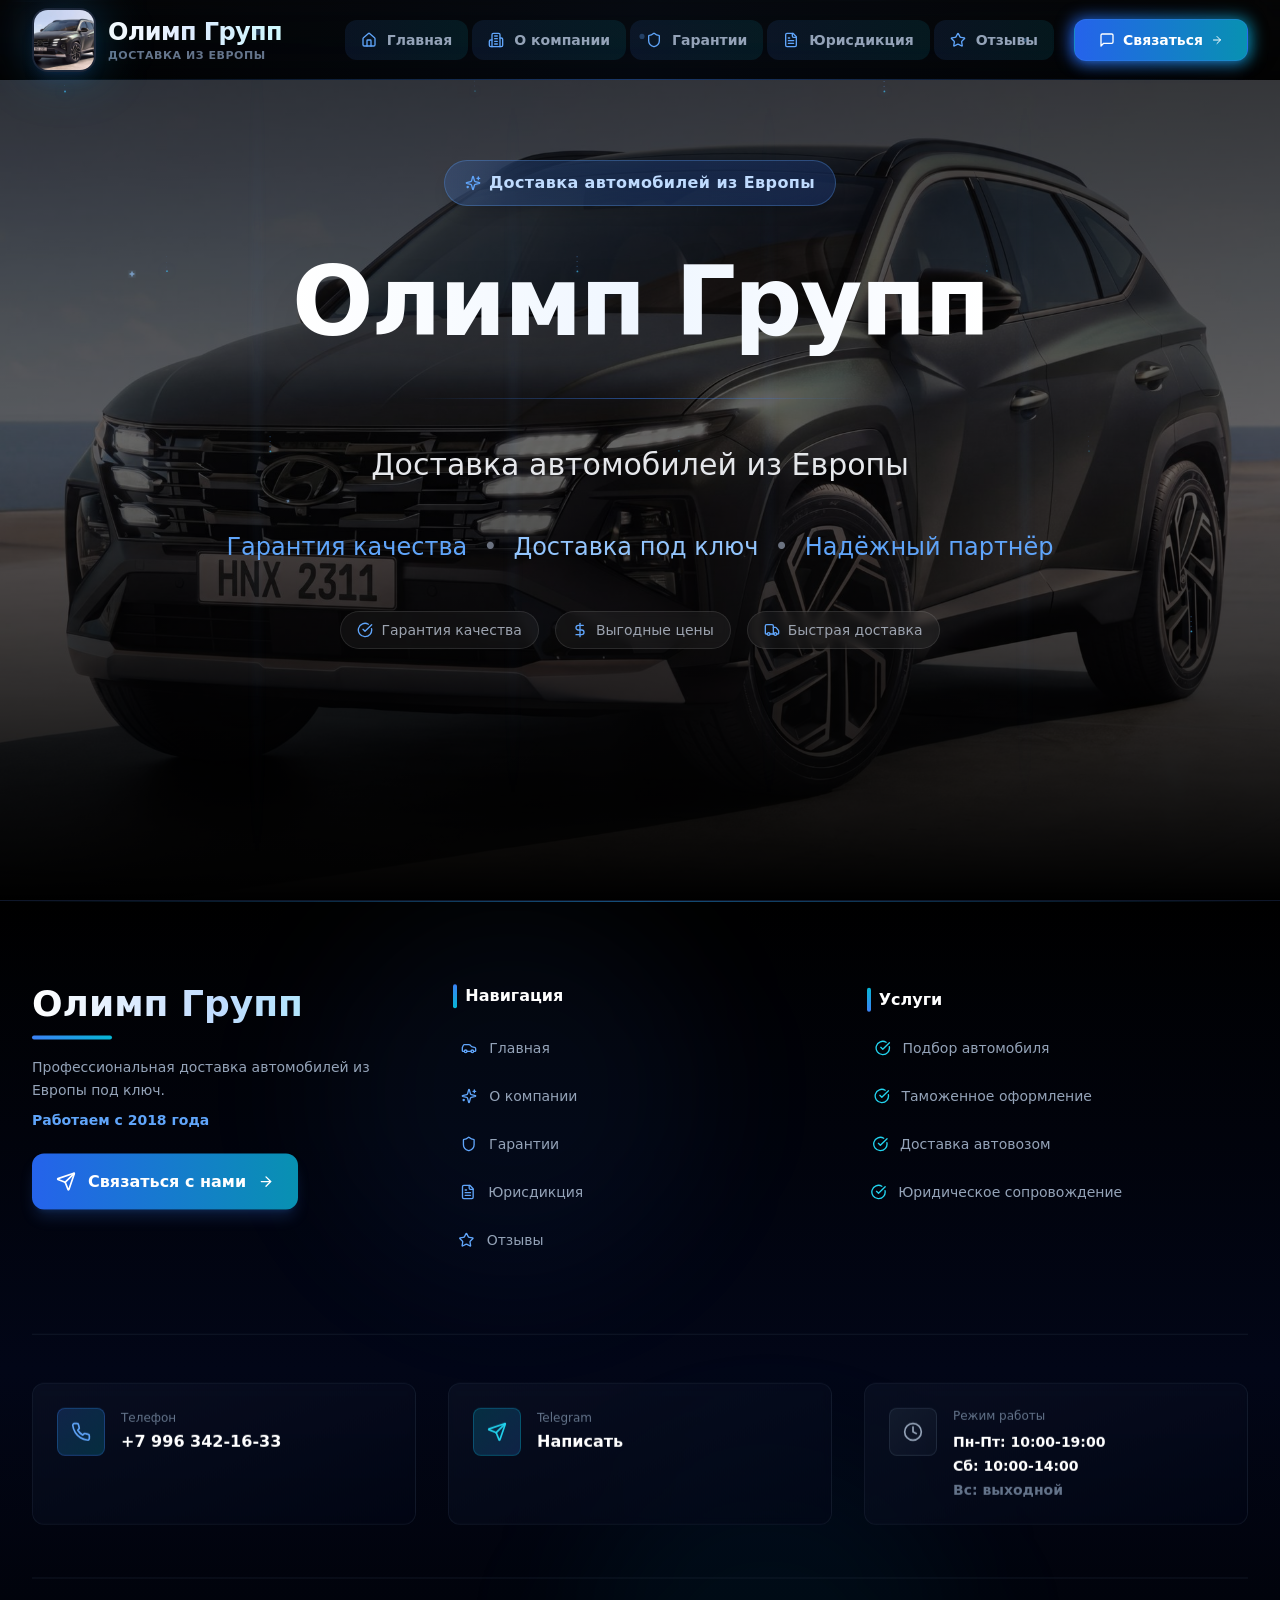
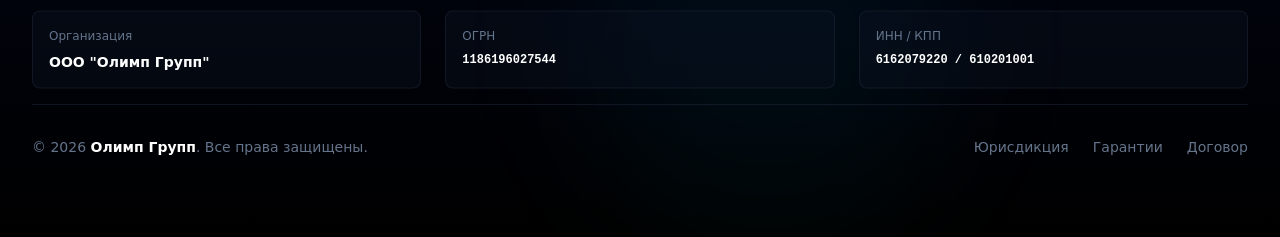
<file: index.html>
<!DOCTYPE html><!--Ij4FH84LUHVRXB_VIVswp--><html lang="ru"><head><meta charSet="utf-8"/><meta name="viewport" content="width=device-width, initial-scale=1, maximum-scale=5, user-scalable=yes"/><link rel="preload" href="_next/static/media/21350d82a1f187e9-s.p.woff2" as="font" crossorigin="" type="font/woff2"/><link rel="preload" href="_next/static/media/e4af272ccee01ff0-s.p.woff2" as="font" crossorigin="" type="font/woff2"/><link rel="stylesheet" href="_next/static/css/0657a50fd9058f24.css" data-precedence="next"/><link rel="preload" as="script" fetchPriority="low" href="_next/static/chunks/webpack-58bae330a949ec71.js"/><script src="_next/static/chunks/4bd1b696-c023c6e3521b1417.js" async=""></script><script src="_next/static/chunks/255-47484af636b98715.js" async=""></script><script src="_next/static/chunks/main-app-4bbaad0c344c2394.js" async=""></script><script src="_next/static/chunks/559-f49861c7878f85d4.js" async=""></script><script src="_next/static/chunks/619-ba102abea3e3d0e4.js" async=""></script><script src="_next/static/chunks/794-d8f1a6fb1cdb91a3.js" async=""></script><script src="_next/static/chunks/app/layout-c5e2104e7aca2ef4.js" async=""></script><script src="_next/static/chunks/app/page-ea1c8f751247d61e.js" async=""></script><meta name="next-size-adjust" content=""/><link rel="icon" href="icon.ico" sizes="any"/><link rel="icon" href="icon.ico" type="image/x-icon"/><link rel="apple-touch-icon" href="logo.jpg"/><link rel="preconnect" href="https://fonts.googleapis.com"/><link rel="preconnect" href="https://fonts.gstatic.com" crossorigin="anonymous"/><link rel="dns-prefetch" href="https://t.me"/><link rel="dns-prefetch" href="https://ipapi.co"/><meta name="theme-color" media="(prefers-color-scheme: dark)" content="#000000"/><meta name="theme-color" media="(prefers-color-scheme: light)" content="#ffffff"/><title>Олимп Групп- Доставка автомобилей из Европы под ключ | Купить авто из Германии</title><meta name="description" content="Официальная доставка автомобилей из Европы и Германии. BMW, Mercedes, Audi 2022-2025 года по выгодным ценам. Пригон авто под ключ с растаможкой. Гарантия качества. Поддержка 24/7."/><meta name="author" content="Олимп Групп"/><link rel="manifest" href="manifest.json"/><meta name="keywords" content="доставка автомобилей из европы,авто из германии,купить машину из европы,пригон автомобилей,растаможка автомобилей,авто из европы под ключ,bmw из германии,mercedes из европы,audi из германии,новые автомобили 2022,новые автомобили 2023,новые автомобили 2024,новые автомобили 2025,доставка машин из германии,выгодные цены на авто,официальная доставка авто"/><meta name="creator" content="Олимп Групп"/><meta name="publisher" content="ООО &quot;Олимп Групп&quot;"/><meta name="robots" content="index, follow"/><meta name="googlebot" content="index, follow, max-video-preview:-1, max-image-preview:large, max-snippet:-1"/><meta name="format-detection" content="telephone=no"/><meta name="google-site-verification" content="google_verification_code"/><meta name="yandex-verification" content="yandex_verification_code"/><meta property="og:title" content="Олимп Групп- Доставка автомобилей из Европы под ключ"/><meta property="og:description" content="Официальная доставка автомобилей из Европы и Германии. BMW, Mercedes, Audi по выгодным ценам. Пригон авто под ключ с растаможкой."/><meta property="og:url" content="https://polymat-coder.github.io/olimp-group"/><meta property="og:site_name" content="Олимп Групп"/><meta property="og:locale" content="ru_RU"/><meta property="og:image" content="https://polymat-coder.github.io/olimp-group/avto.jpg"/><meta property="og:image:width" content="1200"/><meta property="og:image:height" content="630"/><meta property="og:image:alt" content="Олимп Групп- Доставка автомобилей из Европы"/><meta property="og:type" content="website"/><meta name="twitter:card" content="summary_large_image"/><meta name="twitter:title" content="Олимп Групп- Доставка автомобилей из Европы"/><meta name="twitter:description" content="Официальная доставка автомобилей из Европы и Германии. BMW, Mercedes, Audi по выгодным ценам."/><meta name="twitter:image" content="https://polymat-coder.github.io/olimp-group/avto.jpg"/><link rel="shortcut icon" href="icon.ico"/><link rel="icon" href="icon.ico" sizes="any"/><link rel="icon" href="icon.ico" sizes="16x16 32x32" type="image/x-icon"/><link rel="apple-touch-icon" href="logo.jpg" sizes="180x180" type="image/jpeg"/><script src="_next/static/chunks/polyfills-42372ed130431b0a.js" noModule=""></script></head><body class="__variable_fcbcbf font-sans antialiased bg-black text-white"><div hidden=""><!--$--><!--/$--></div><nav class="fixed top-0 left-0 right-0 z-50"><div class="absolute inset-0"><div class="absolute inset-0 backdrop-blur-2xl"></div><div class="absolute inset-0 bg-gradient-to-r from-transparent via-blue-500/5 to-transparent"></div><div class="absolute bottom-0 left-0 right-0 h-px bg-gradient-to-r from-transparent via-blue-500/40 to-transparent"></div></div><div class="absolute inset-0 overflow-hidden pointer-events-none"><div class="absolute w-1 h-1 bg-blue-400/30 rounded-full" style="left:20%;top:50%"></div><div class="absolute w-1 h-1 bg-blue-400/30 rounded-full" style="left:50%;top:50%"></div><div class="absolute w-1 h-1 bg-blue-400/30 rounded-full" style="left:80%;top:50%"></div></div><div class="relative max-w-7xl mx-auto px-4 sm:px-6 lg:px-8"><div class="flex justify-between items-center h-18 md:h-20"><a class="flex items-center gap-3 group relative z-10" href="index.html"><div class="relative" tabindex="0"><div class="absolute inset-0 bg-gradient-to-br from-blue-500/30 to-cyan-500/30 blur-xl rounded-2xl"></div><div class="relative w-12 h-12 md:w-16 md:h-16 rounded-2xl overflow-hidden border-2 border-slate-700/50 bg-gradient-to-br from-slate-900/80 to-slate-950/80 backdrop-blur-sm group-hover:border-blue-500/70 transition-all shadow-lg shadow-blue-500/10 group-hover:shadow-blue-500/30"><img alt="Олимп Групп" loading="lazy" width="64" height="64" decoding="async" data-nimg="1" class="object-cover" style="color:transparent" src="logo.jpg"/></div></div><div class="flex flex-col"><span class="text-xl md:text-2xl font-black bg-gradient-to-r from-white via-blue-100 to-cyan-100 bg-clip-text text-transparent group-hover:from-blue-400 group-hover:to-cyan-400 transition-all tracking-tight">Олимп Групп</span><span class="text-[10px] md:text-[11px] text-slate-500 uppercase tracking-wider font-semibold">Доставка из Европы</span></div></a><div class="hidden lg:flex items-center gap-1"><a class="relative group" href="index.html"><div class="relative px-4 py-2.5 rounded-xl transition-all"><div class="absolute inset-0 bg-gradient-to-r from-blue-500/10 to-cyan-500/10 rounded-xl opacity-0 group-hover:opacity-100 transition-opacity"></div><div class="absolute inset-0 border border-transparent group-hover:border-blue-500/30 rounded-xl transition-all"></div><div class="relative flex items-center gap-2.5 text-slate-400 group-hover:text-white transition-colors"><div class="text-blue-400 group-hover:text-cyan-400"><svg xmlns="http://www.w3.org/2000/svg" width="24" height="24" viewBox="0 0 24 24" fill="none" stroke="currentColor" stroke-width="2" stroke-linecap="round" stroke-linejoin="round" class="lucide lucide-house w-4 h-4"><path d="M15 21v-8a1 1 0 0 0-1-1h-4a1 1 0 0 0-1 1v8"></path><path d="M3 10a2 2 0 0 1 .709-1.528l7-5.999a2 2 0 0 1 2.582 0l7 5.999A2 2 0 0 1 21 10v9a2 2 0 0 1-2 2H5a2 2 0 0 1-2-2z"></path></svg></div><span class="text-sm font-semibold">Главная</span></div><div class="absolute bottom-1 left-1/2 -translate-x-1/2 w-0 h-1 bg-gradient-to-r from-blue-500 to-cyan-500 rounded-full group-hover:w-3/4 transition-all duration-300"></div></div></a><a class="relative group" href="about.html"><div class="relative px-4 py-2.5 rounded-xl transition-all"><div class="absolute inset-0 bg-gradient-to-r from-blue-500/10 to-cyan-500/10 rounded-xl opacity-0 group-hover:opacity-100 transition-opacity"></div><div class="absolute inset-0 border border-transparent group-hover:border-blue-500/30 rounded-xl transition-all"></div><div class="relative flex items-center gap-2.5 text-slate-400 group-hover:text-white transition-colors"><div class="text-blue-400 group-hover:text-cyan-400"><svg xmlns="http://www.w3.org/2000/svg" width="24" height="24" viewBox="0 0 24 24" fill="none" stroke="currentColor" stroke-width="2" stroke-linecap="round" stroke-linejoin="round" class="lucide lucide-building2 w-4 h-4"><path d="M6 22V4a2 2 0 0 1 2-2h8a2 2 0 0 1 2 2v18Z"></path><path d="M6 12H4a2 2 0 0 0-2 2v6a2 2 0 0 0 2 2h2"></path><path d="M18 9h2a2 2 0 0 1 2 2v9a2 2 0 0 1-2 2h-2"></path><path d="M10 6h4"></path><path d="M10 10h4"></path><path d="M10 14h4"></path><path d="M10 18h4"></path></svg></div><span class="text-sm font-semibold">О компании</span></div><div class="absolute bottom-1 left-1/2 -translate-x-1/2 w-0 h-1 bg-gradient-to-r from-blue-500 to-cyan-500 rounded-full group-hover:w-3/4 transition-all duration-300"></div></div></a><a class="relative group" href="guarantees.html"><div class="relative px-4 py-2.5 rounded-xl transition-all"><div class="absolute inset-0 bg-gradient-to-r from-blue-500/10 to-cyan-500/10 rounded-xl opacity-0 group-hover:opacity-100 transition-opacity"></div><div class="absolute inset-0 border border-transparent group-hover:border-blue-500/30 rounded-xl transition-all"></div><div class="relative flex items-center gap-2.5 text-slate-400 group-hover:text-white transition-colors"><div class="text-blue-400 group-hover:text-cyan-400"><svg xmlns="http://www.w3.org/2000/svg" width="24" height="24" viewBox="0 0 24 24" fill="none" stroke="currentColor" stroke-width="2" stroke-linecap="round" stroke-linejoin="round" class="lucide lucide-shield w-4 h-4"><path d="M20 13c0 5-3.5 7.5-7.66 8.95a1 1 0 0 1-.67-.01C7.5 20.5 4 18 4 13V6a1 1 0 0 1 1-1c2 0 4.5-1.2 6.24-2.72a1.17 1.17 0 0 1 1.52 0C14.51 3.81 17 5 19 5a1 1 0 0 1 1 1z"></path></svg></div><span class="text-sm font-semibold">Гарантии</span></div><div class="absolute bottom-1 left-1/2 -translate-x-1/2 w-0 h-1 bg-gradient-to-r from-blue-500 to-cyan-500 rounded-full group-hover:w-3/4 transition-all duration-300"></div></div></a><a class="relative group" href="jurisdiction.html"><div class="relative px-4 py-2.5 rounded-xl transition-all"><div class="absolute inset-0 bg-gradient-to-r from-blue-500/10 to-cyan-500/10 rounded-xl opacity-0 group-hover:opacity-100 transition-opacity"></div><div class="absolute inset-0 border border-transparent group-hover:border-blue-500/30 rounded-xl transition-all"></div><div class="relative flex items-center gap-2.5 text-slate-400 group-hover:text-white transition-colors"><div class="text-blue-400 group-hover:text-cyan-400"><svg xmlns="http://www.w3.org/2000/svg" width="24" height="24" viewBox="0 0 24 24" fill="none" stroke="currentColor" stroke-width="2" stroke-linecap="round" stroke-linejoin="round" class="lucide lucide-file-text w-4 h-4"><path d="M15 2H6a2 2 0 0 0-2 2v16a2 2 0 0 0 2 2h12a2 2 0 0 0 2-2V7Z"></path><path d="M14 2v4a2 2 0 0 0 2 2h4"></path><path d="M10 9H8"></path><path d="M16 13H8"></path><path d="M16 17H8"></path></svg></div><span class="text-sm font-semibold">Юрисдикция</span></div><div class="absolute bottom-1 left-1/2 -translate-x-1/2 w-0 h-1 bg-gradient-to-r from-blue-500 to-cyan-500 rounded-full group-hover:w-3/4 transition-all duration-300"></div></div></a><a class="relative group" href="reviews.html"><div class="relative px-4 py-2.5 rounded-xl transition-all"><div class="absolute inset-0 bg-gradient-to-r from-blue-500/10 to-cyan-500/10 rounded-xl opacity-0 group-hover:opacity-100 transition-opacity"></div><div class="absolute inset-0 border border-transparent group-hover:border-blue-500/30 rounded-xl transition-all"></div><div class="relative flex items-center gap-2.5 text-slate-400 group-hover:text-white transition-colors"><div class="text-blue-400 group-hover:text-cyan-400"><svg xmlns="http://www.w3.org/2000/svg" width="24" height="24" viewBox="0 0 24 24" fill="none" stroke="currentColor" stroke-width="2" stroke-linecap="round" stroke-linejoin="round" class="lucide lucide-star w-4 h-4"><path d="M11.525 2.295a.53.53 0 0 1 .95 0l2.31 4.679a2.123 2.123 0 0 0 1.595 1.16l5.166.756a.53.53 0 0 1 .294.904l-3.736 3.638a2.123 2.123 0 0 0-.611 1.878l.882 5.14a.53.53 0 0 1-.771.56l-4.618-2.428a2.122 2.122 0 0 0-1.973 0L6.396 21.01a.53.53 0 0 1-.77-.56l.881-5.139a2.122 2.122 0 0 0-.611-1.879L2.16 9.795a.53.53 0 0 1 .294-.906l5.165-.755a2.122 2.122 0 0 0 1.597-1.16z"></path></svg></div><span class="text-sm font-semibold">Отзывы</span></div><div class="absolute bottom-1 left-1/2 -translate-x-1/2 w-0 h-1 bg-gradient-to-r from-blue-500 to-cyan-500 rounded-full group-hover:w-3/4 transition-all duration-300"></div></div></a><a class="ml-4" href="contacts.html#contact-info"><div class="relative group" tabindex="0"><div class="absolute inset-0 bg-gradient-to-r from-blue-600 to-cyan-600 rounded-xl blur opacity-50 group-hover:opacity-75"></div><div class="relative flex items-center gap-2 px-6 py-2.5 bg-gradient-to-r from-blue-600 to-cyan-600 hover:from-blue-500 hover:to-cyan-500 border border-blue-500/30 rounded-xl text-white text-sm font-bold transition-all shadow-lg shadow-blue-500/20 group-hover:shadow-blue-500/40 overflow-hidden"><div class="absolute inset-0 bg-gradient-to-r from-white/0 via-white/20 to-white/0 translate-x-[-100%] group-hover:translate-x-[100%] transition-transform duration-1000"></div><svg xmlns="http://www.w3.org/2000/svg" width="24" height="24" viewBox="0 0 24 24" fill="none" stroke="currentColor" stroke-width="2" stroke-linecap="round" stroke-linejoin="round" class="lucide lucide-message-square w-4 h-4 relative z-10"><path d="M21 15a2 2 0 0 1-2 2H7l-4 4V5a2 2 0 0 1 2-2h14a2 2 0 0 1 2 2z"></path></svg><span class="relative z-10">Связаться</span><svg xmlns="http://www.w3.org/2000/svg" width="24" height="24" viewBox="0 0 24 24" fill="none" stroke="currentColor" stroke-width="2" stroke-linecap="round" stroke-linejoin="round" class="lucide lucide-arrow-right w-3 h-3 relative z-10 group-hover:translate-x-1 transition-transform"><path d="M5 12h14"></path><path d="m12 5 7 7-7 7"></path></svg></div></div></a></div><button class="lg:hidden relative p-3 rounded-xl bg-slate-900/50 hover:bg-slate-800/50 border border-slate-700/50 backdrop-blur-sm transition-all z-50" tabindex="0"><div style="opacity:0;transform:rotate(90deg)"><svg xmlns="http://www.w3.org/2000/svg" width="24" height="24" viewBox="0 0 24 24" fill="none" stroke="currentColor" stroke-width="2" stroke-linecap="round" stroke-linejoin="round" class="lucide lucide-menu w-5 h-5 text-white"><line x1="4" x2="20" y1="12" y2="12"></line><line x1="4" x2="20" y1="6" y2="6"></line><line x1="4" x2="20" y1="18" y2="18"></line></svg></div></button></div></div></nav><script type="application/ld+json">{"@context":"https://schema.org","@type":"AutoDealer","name":"Олимп Групп","description":"Доставка автомобилей из Европы под ключ. BMW, Mercedes, Audi по выгодным ценам.","url":"https://polymat-coder.github.io/olimp-group","logo":"https://halalhalalvov-cloud.github.iologo.jpg","image":"https://polymat-coder.github.io/olimp-group/avto.jpg","telephone":"+7-996-342-16-33","address":{"@type":"PostalAddress","streetAddress":"ул. Шолохова, д. 3, ком. 21","addressLocality":"Аксай","postalCode":"346720","addressCountry":"RU"},"aggregateRating":{"@type":"AggregateRating","ratingValue":"4.9","reviewCount":"156","bestRating":"5","worstRating":"1"},"priceRange":"$$","paymentAccepted":"Cash, Credit Card, Bank Transfer","openingHours":"Mo-Su 00:00-24:00","sameAs":["https://t.me/ooo_olimp_groupe"]}</script><main class="relative w-full overflow-hidden bg-black"><section class="relative min-h-[88vh] md:min-h-screen w-full overflow-hidden"><div class="absolute inset-0"><div class="absolute inset-0 bg-cover bg-center bg-no-repeat" style="background-image:url(avto.jpg)"></div><div class="absolute inset-0 bg-gradient-to-b from-black/80 via-black/60 to-black"></div></div><div class="relative flex items-center justify-center px-4 py-24 sm:py-28 md:py-32 lg:py-40"><div class="max-w-5xl mx-auto text-center space-y-8 sm:space-y-10 md:space-y-12"><div class="inline-flex items-center gap-2 px-4 sm:px-5 py-2.5 bg-gradient-to-r from-blue-500/20 to-blue-600/20 backdrop-blur-xl border border-blue-400/30 rounded-full shadow-lg" style="opacity:1;transform:none"><svg xmlns="http://www.w3.org/2000/svg" width="24" height="24" viewBox="0 0 24 24" fill="none" stroke="currentColor" stroke-width="2" stroke-linecap="round" stroke-linejoin="round" class="lucide lucide-sparkles w-4 h-4 text-blue-400"><path d="M9.937 15.5A2 2 0 0 0 8.5 14.063l-6.135-1.582a.5.5 0 0 1 0-.962L8.5 9.936A2 2 0 0 0 9.937 8.5l1.582-6.135a.5.5 0 0 1 .963 0L14.063 8.5A2 2 0 0 0 15.5 9.937l6.135 1.581a.5.5 0 0 1 0 .964L15.5 14.063a2 2 0 0 0-1.437 1.437l-1.582 6.135a.5.5 0 0 1-.963 0z"></path><path d="M20 3v4"></path><path d="M22 5h-4"></path><path d="M4 17v2"></path><path d="M5 18H3"></path></svg><span class="text-blue-200 text-xs sm:text-sm md:text-base font-semibold tracking-wide">Доставка автомобилей из Европы</span></div><div class="px-2"><h1 class="mb-4"><span class="block text-4xl sm:text-6xl md:text-7xl lg:text-8xl font-black tracking-tight leading-[1.05]"><span class="bg-gradient-to-r from-white via-blue-50 to-white bg-clip-text text-transparent drop-shadow-2xl">Олимп Групп</span></span></h1></div><div class="h-px bg-gradient-to-r from-transparent via-blue-500/50 to-transparent max-w-md mx-auto my-8"></div><p class="text-lg sm:text-2xl md:text-3xl text-gray-200 font-light max-w-3xl sm:max-w-4xl mx-auto leading-relaxed">Доставка автомобилей из Европы</p><div class="flex flex-col sm:flex-row items-center justify-center gap-2 sm:gap-4 text-base sm:text-xl md:text-2xl font-medium"><span class="text-blue-400">Гарантия качества</span><span class="hidden sm:inline text-gray-500">•</span><span class="text-blue-300">Доставка под ключ</span><span class="hidden sm:inline text-gray-500">•</span><span class="text-blue-400">Надёжный партнёр</span></div><div class="flex flex-wrap justify-center gap-3 sm:gap-4 text-gray-400"><div class="flex items-center gap-2 px-3 sm:px-4 py-2 bg-white/5 backdrop-blur-sm border border-white/10 rounded-full"><div class="text-blue-400"><svg xmlns="http://www.w3.org/2000/svg" width="24" height="24" viewBox="0 0 24 24" fill="none" stroke="currentColor" stroke-width="2" stroke-linecap="round" stroke-linejoin="round" class="lucide lucide-circle-check-big w-4 h-4"><path d="M21.801 10A10 10 0 1 1 17 3.335"></path><path d="m9 11 3 3L22 4"></path></svg></div><span class="text-xs sm:text-sm font-medium">Гарантия качества</span></div><div class="flex items-center gap-2 px-3 sm:px-4 py-2 bg-white/5 backdrop-blur-sm border border-white/10 rounded-full"><div class="text-blue-400"><svg xmlns="http://www.w3.org/2000/svg" width="24" height="24" viewBox="0 0 24 24" fill="none" stroke="currentColor" stroke-width="2" stroke-linecap="round" stroke-linejoin="round" class="lucide lucide-dollar-sign w-4 h-4"><line x1="12" x2="12" y1="2" y2="22"></line><path d="M17 5H9.5a3.5 3.5 0 0 0 0 7h5a3.5 3.5 0 0 1 0 7H6"></path></svg></div><span class="text-xs sm:text-sm font-medium">Выгодные цены</span></div><div class="flex items-center gap-2 px-3 sm:px-4 py-2 bg-white/5 backdrop-blur-sm border border-white/10 rounded-full"><div class="text-blue-400"><svg xmlns="http://www.w3.org/2000/svg" width="24" height="24" viewBox="0 0 24 24" fill="none" stroke="currentColor" stroke-width="2" stroke-linecap="round" stroke-linejoin="round" class="lucide lucide-truck w-4 h-4"><path d="M14 18V6a2 2 0 0 0-2-2H4a2 2 0 0 0-2 2v11a1 1 0 0 0 1 1h2"></path><path d="M15 18H9"></path><path d="M19 18h2a1 1 0 0 0 1-1v-3.65a1 1 0 0 0-.22-.624l-3.48-4.35A1 1 0 0 0 17.52 8H14"></path><circle cx="17" cy="18" r="2"></circle><circle cx="7" cy="18" r="2"></circle></svg></div><span class="text-xs sm:text-sm font-medium">Быстрая доставка</span></div></div></div></div></section></main><!--$--><!--/$--><footer class="relative bg-gradient-to-b from-black via-slate-950 to-black border-t border-slate-900 overflow-hidden"><div class="absolute inset-0 overflow-hidden pointer-events-none"><div class="absolute top-0 left-1/4 w-96 h-96 bg-blue-500/5 rounded-full blur-3xl"></div><div class="absolute bottom-0 right-1/4 w-96 h-96 bg-cyan-500/5 rounded-full blur-3xl"></div></div><div class="relative h-px bg-gradient-to-r from-transparent via-blue-500/40 to-transparent"><div class="absolute inset-0 bg-gradient-to-r from-transparent via-cyan-500/20 to-transparent animate-pulse"></div></div><div class="relative max-w-7xl mx-auto px-4 sm:px-6 lg:px-8 py-16 md:py-20"><div class="grid grid-cols-1 lg:grid-cols-3 gap-12 mb-16"><div class="lg:col-span-1"><div style="opacity:0;transform:translateY(20px)"><div class="mb-6"><h3 class="text-3xl md:text-4xl font-black text-transparent bg-clip-text bg-gradient-to-r from-white via-blue-200 to-cyan-200 mb-3">Олимп Групп</h3><div class="h-1 w-20 bg-gradient-to-r from-blue-500 to-cyan-500 rounded-full mb-4"></div><p class="text-slate-400 text-sm leading-relaxed mb-2">Профессиональная доставка автомобилей из Европы под ключ.</p><p class="text-blue-400 text-sm font-semibold">Работаем с 2018 года</p></div><a href="contacts.html#contact-info"><div class="group relative inline-flex items-center gap-3 px-6 py-4 bg-gradient-to-r from-blue-600 to-cyan-600 hover:from-blue-500 hover:to-cyan-500 rounded-xl text-white font-semibold transition-all shadow-lg shadow-blue-500/20 hover:shadow-blue-500/40 overflow-hidden" tabindex="0"><div class="absolute inset-0 bg-gradient-to-r from-white/0 via-white/20 to-white/0 translate-x-[-100%] group-hover:translate-x-[100%] transition-transform duration-1000"></div><svg xmlns="http://www.w3.org/2000/svg" width="24" height="24" viewBox="0 0 24 24" fill="none" stroke="currentColor" stroke-width="2" stroke-linecap="round" stroke-linejoin="round" class="lucide lucide-send w-5 h-5 relative z-10"><path d="M14.536 21.686a.5.5 0 0 0 .937-.024l6.5-19a.496.496 0 0 0-.635-.635l-19 6.5a.5.5 0 0 0-.024.937l7.93 3.18a2 2 0 0 1 1.112 1.11z"></path><path d="m21.854 2.147-10.94 10.939"></path></svg><span class="relative z-10">Связаться с нами</span><svg xmlns="http://www.w3.org/2000/svg" width="24" height="24" viewBox="0 0 24 24" fill="none" stroke="currentColor" stroke-width="2" stroke-linecap="round" stroke-linejoin="round" class="lucide lucide-arrow-right w-4 h-4 relative z-10 group-hover:translate-x-1 transition-transform"><path d="M5 12h14"></path><path d="m12 5 7 7-7 7"></path></svg></div></a></div></div><div class="lg:col-span-2 grid grid-cols-1 md:grid-cols-2 gap-8"><div><h4 class="text-base font-bold text-white mb-6 flex items-center gap-2" style="opacity:0;transform:translateY(20px)"><div class="w-1 h-6 bg-gradient-to-b from-blue-500 to-cyan-500 rounded-full"></div>Навигация</h4><ul class="space-y-3"><li style="opacity:0;transform:translateX(-10px)"><a class="group flex items-center gap-3 text-slate-400 hover:text-white transition-all p-2 rounded-lg hover:bg-slate-900/50" href="index.html"><div class="text-blue-400 group-hover:scale-110 transition-transform"><svg xmlns="http://www.w3.org/2000/svg" width="24" height="24" viewBox="0 0 24 24" fill="none" stroke="currentColor" stroke-width="2" stroke-linecap="round" stroke-linejoin="round" class="lucide lucide-car w-4 h-4"><path d="M19 17h2c.6 0 1-.4 1-1v-3c0-.9-.7-1.7-1.5-1.9C18.7 10.6 16 10 16 10s-1.3-1.4-2.2-2.3c-.5-.4-1.1-.7-1.8-.7H5c-.6 0-1.1.4-1.4.9l-1.4 2.9A3.7 3.7 0 0 0 2 12v4c0 .6.4 1 1 1h2"></path><circle cx="7" cy="17" r="2"></circle><path d="M9 17h6"></path><circle cx="17" cy="17" r="2"></circle></svg></div><span class="text-sm font-medium">Главная</span><svg xmlns="http://www.w3.org/2000/svg" width="24" height="24" viewBox="0 0 24 24" fill="none" stroke="currentColor" stroke-width="2" stroke-linecap="round" stroke-linejoin="round" class="lucide lucide-arrow-right w-3 h-3 ml-auto opacity-0 group-hover:opacity-100 group-hover:translate-x-1 transition-all"><path d="M5 12h14"></path><path d="m12 5 7 7-7 7"></path></svg></a></li><li style="opacity:0;transform:translateX(-10px)"><a class="group flex items-center gap-3 text-slate-400 hover:text-white transition-all p-2 rounded-lg hover:bg-slate-900/50" href="about.html"><div class="text-blue-400 group-hover:scale-110 transition-transform"><svg xmlns="http://www.w3.org/2000/svg" width="24" height="24" viewBox="0 0 24 24" fill="none" stroke="currentColor" stroke-width="2" stroke-linecap="round" stroke-linejoin="round" class="lucide lucide-sparkles w-4 h-4"><path d="M9.937 15.5A2 2 0 0 0 8.5 14.063l-6.135-1.582a.5.5 0 0 1 0-.962L8.5 9.936A2 2 0 0 0 9.937 8.5l1.582-6.135a.5.5 0 0 1 .963 0L14.063 8.5A2 2 0 0 0 15.5 9.937l6.135 1.581a.5.5 0 0 1 0 .964L15.5 14.063a2 2 0 0 0-1.437 1.437l-1.582 6.135a.5.5 0 0 1-.963 0z"></path><path d="M20 3v4"></path><path d="M22 5h-4"></path><path d="M4 17v2"></path><path d="M5 18H3"></path></svg></div><span class="text-sm font-medium">О компании</span><svg xmlns="http://www.w3.org/2000/svg" width="24" height="24" viewBox="0 0 24 24" fill="none" stroke="currentColor" stroke-width="2" stroke-linecap="round" stroke-linejoin="round" class="lucide lucide-arrow-right w-3 h-3 ml-auto opacity-0 group-hover:opacity-100 group-hover:translate-x-1 transition-all"><path d="M5 12h14"></path><path d="m12 5 7 7-7 7"></path></svg></a></li><li style="opacity:0;transform:translateX(-10px)"><a class="group flex items-center gap-3 text-slate-400 hover:text-white transition-all p-2 rounded-lg hover:bg-slate-900/50" href="guarantees.html"><div class="text-blue-400 group-hover:scale-110 transition-transform"><svg xmlns="http://www.w3.org/2000/svg" width="24" height="24" viewBox="0 0 24 24" fill="none" stroke="currentColor" stroke-width="2" stroke-linecap="round" stroke-linejoin="round" class="lucide lucide-shield w-4 h-4"><path d="M20 13c0 5-3.5 7.5-7.66 8.95a1 1 0 0 1-.67-.01C7.5 20.5 4 18 4 13V6a1 1 0 0 1 1-1c2 0 4.5-1.2 6.24-2.72a1.17 1.17 0 0 1 1.52 0C14.51 3.81 17 5 19 5a1 1 0 0 1 1 1z"></path></svg></div><span class="text-sm font-medium">Гарантии</span><svg xmlns="http://www.w3.org/2000/svg" width="24" height="24" viewBox="0 0 24 24" fill="none" stroke="currentColor" stroke-width="2" stroke-linecap="round" stroke-linejoin="round" class="lucide lucide-arrow-right w-3 h-3 ml-auto opacity-0 group-hover:opacity-100 group-hover:translate-x-1 transition-all"><path d="M5 12h14"></path><path d="m12 5 7 7-7 7"></path></svg></a></li><li style="opacity:0;transform:translateX(-10px)"><a class="group flex items-center gap-3 text-slate-400 hover:text-white transition-all p-2 rounded-lg hover:bg-slate-900/50" href="jurisdiction.html"><div class="text-blue-400 group-hover:scale-110 transition-transform"><svg xmlns="http://www.w3.org/2000/svg" width="24" height="24" viewBox="0 0 24 24" fill="none" stroke="currentColor" stroke-width="2" stroke-linecap="round" stroke-linejoin="round" class="lucide lucide-file-text w-4 h-4"><path d="M15 2H6a2 2 0 0 0-2 2v16a2 2 0 0 0 2 2h12a2 2 0 0 0 2-2V7Z"></path><path d="M14 2v4a2 2 0 0 0 2 2h4"></path><path d="M10 9H8"></path><path d="M16 13H8"></path><path d="M16 17H8"></path></svg></div><span class="text-sm font-medium">Юрисдикция</span><svg xmlns="http://www.w3.org/2000/svg" width="24" height="24" viewBox="0 0 24 24" fill="none" stroke="currentColor" stroke-width="2" stroke-linecap="round" stroke-linejoin="round" class="lucide lucide-arrow-right w-3 h-3 ml-auto opacity-0 group-hover:opacity-100 group-hover:translate-x-1 transition-all"><path d="M5 12h14"></path><path d="m12 5 7 7-7 7"></path></svg></a></li><li style="opacity:0;transform:translateX(-10px)"><a class="group flex items-center gap-3 text-slate-400 hover:text-white transition-all p-2 rounded-lg hover:bg-slate-900/50" href="reviews.html"><div class="text-blue-400 group-hover:scale-110 transition-transform"><svg xmlns="http://www.w3.org/2000/svg" width="24" height="24" viewBox="0 0 24 24" fill="none" stroke="currentColor" stroke-width="2" stroke-linecap="round" stroke-linejoin="round" class="lucide lucide-star w-4 h-4"><path d="M11.525 2.295a.53.53 0 0 1 .95 0l2.31 4.679a2.123 2.123 0 0 0 1.595 1.16l5.166.756a.53.53 0 0 1 .294.904l-3.736 3.638a2.123 2.123 0 0 0-.611 1.878l.882 5.14a.53.53 0 0 1-.771.56l-4.618-2.428a2.122 2.122 0 0 0-1.973 0L6.396 21.01a.53.53 0 0 1-.77-.56l.881-5.139a2.122 2.122 0 0 0-.611-1.879L2.16 9.795a.53.53 0 0 1 .294-.906l5.165-.755a2.122 2.122 0 0 0 1.597-1.16z"></path></svg></div><span class="text-sm font-medium">Отзывы</span><svg xmlns="http://www.w3.org/2000/svg" width="24" height="24" viewBox="0 0 24 24" fill="none" stroke="currentColor" stroke-width="2" stroke-linecap="round" stroke-linejoin="round" class="lucide lucide-arrow-right w-3 h-3 ml-auto opacity-0 group-hover:opacity-100 group-hover:translate-x-1 transition-all"><path d="M5 12h14"></path><path d="m12 5 7 7-7 7"></path></svg></a></li></ul></div><div><h4 class="text-base font-bold text-white mb-6 flex items-center gap-2" style="opacity:0;transform:translateY(20px)"><div class="w-1 h-6 bg-gradient-to-b from-cyan-500 to-blue-500 rounded-full"></div>Услуги</h4><ul class="space-y-3"><li class="flex items-center gap-3 text-slate-400 p-2 rounded-lg hover:bg-slate-900/50 group" style="opacity:0;transform:translateX(-10px)"><div class="text-cyan-400 group-hover:scale-110 transition-transform"><svg xmlns="http://www.w3.org/2000/svg" width="24" height="24" viewBox="0 0 24 24" fill="none" stroke="currentColor" stroke-width="2" stroke-linecap="round" stroke-linejoin="round" class="lucide lucide-circle-check-big w-4 h-4"><path d="M21.801 10A10 10 0 1 1 17 3.335"></path><path d="m9 11 3 3L22 4"></path></svg></div><span class="text-sm">Подбор автомобиля</span></li><li class="flex items-center gap-3 text-slate-400 p-2 rounded-lg hover:bg-slate-900/50 group" style="opacity:0;transform:translateX(-10px)"><div class="text-cyan-400 group-hover:scale-110 transition-transform"><svg xmlns="http://www.w3.org/2000/svg" width="24" height="24" viewBox="0 0 24 24" fill="none" stroke="currentColor" stroke-width="2" stroke-linecap="round" stroke-linejoin="round" class="lucide lucide-circle-check-big w-4 h-4"><path d="M21.801 10A10 10 0 1 1 17 3.335"></path><path d="m9 11 3 3L22 4"></path></svg></div><span class="text-sm">Таможенное оформление</span></li><li class="flex items-center gap-3 text-slate-400 p-2 rounded-lg hover:bg-slate-900/50 group" style="opacity:0;transform:translateX(-10px)"><div class="text-cyan-400 group-hover:scale-110 transition-transform"><svg xmlns="http://www.w3.org/2000/svg" width="24" height="24" viewBox="0 0 24 24" fill="none" stroke="currentColor" stroke-width="2" stroke-linecap="round" stroke-linejoin="round" class="lucide lucide-circle-check-big w-4 h-4"><path d="M21.801 10A10 10 0 1 1 17 3.335"></path><path d="m9 11 3 3L22 4"></path></svg></div><span class="text-sm">Доставка автовозом</span></li><li class="flex items-center gap-3 text-slate-400 p-2 rounded-lg hover:bg-slate-900/50 group" style="opacity:0;transform:translateX(-10px)"><div class="text-cyan-400 group-hover:scale-110 transition-transform"><svg xmlns="http://www.w3.org/2000/svg" width="24" height="24" viewBox="0 0 24 24" fill="none" stroke="currentColor" stroke-width="2" stroke-linecap="round" stroke-linejoin="round" class="lucide lucide-circle-check-big w-4 h-4"><path d="M21.801 10A10 10 0 1 1 17 3.335"></path><path d="m9 11 3 3L22 4"></path></svg></div><span class="text-sm">Юридическое сопровождение</span></li></ul></div></div></div><div class="border-t border-slate-800/50 pt-12 mb-12" style="opacity:0;transform:translateY(20px)"><div class="grid grid-cols-1 md:grid-cols-3 gap-8"><a href="tel:+79963421633" class="group relative p-6 bg-gradient-to-br from-slate-900/50 to-slate-950/50 border border-slate-800/50 hover:border-blue-500/50 rounded-xl transition-all backdrop-blur-sm"><div class="absolute inset-0 bg-gradient-to-br from-blue-500/0 to-cyan-500/0 group-hover:from-blue-500/10 group-hover:to-cyan-500/10 rounded-xl transition-all"></div><div class="relative flex items-center gap-4"><div class="w-12 h-12 bg-gradient-to-br from-blue-500/20 to-cyan-500/20 rounded-lg flex items-center justify-center border border-blue-500/30 group-hover:border-blue-500/60 transition-colors"><svg xmlns="http://www.w3.org/2000/svg" width="24" height="24" viewBox="0 0 24 24" fill="none" stroke="currentColor" stroke-width="2" stroke-linecap="round" stroke-linejoin="round" class="lucide lucide-phone w-5 h-5 text-blue-400"><path d="M22 16.92v3a2 2 0 0 1-2.18 2 19.79 19.79 0 0 1-8.63-3.07 19.5 19.5 0 0 1-6-6 19.79 19.79 0 0 1-3.07-8.67A2 2 0 0 1 4.11 2h3a2 2 0 0 1 2 1.72 12.84 12.84 0 0 0 .7 2.81 2 2 0 0 1-.45 2.11L8.09 9.91a16 16 0 0 0 6 6l1.27-1.27a2 2 0 0 1 2.11-.45 12.84 12.84 0 0 0 2.81.7A2 2 0 0 1 22 16.92z"></path></svg></div><div><p class="text-xs text-slate-500 mb-1">Телефон</p><p class="text-base font-bold text-white group-hover:text-blue-400 transition-colors">+7 996 342-16-33</p></div></div></a><a href="https://t.me/ooo_olimp_groupe" target="_blank" rel="noopener noreferrer" class="group relative p-6 bg-gradient-to-br from-slate-900/50 to-slate-950/50 border border-slate-800/50 hover:border-cyan-500/50 rounded-xl transition-all backdrop-blur-sm"><div class="absolute inset-0 bg-gradient-to-br from-cyan-500/0 to-blue-500/0 group-hover:from-cyan-500/10 group-hover:to-blue-500/10 rounded-xl transition-all"></div><div class="relative flex items-center gap-4"><div class="w-12 h-12 bg-gradient-to-br from-cyan-500/20 to-blue-500/20 rounded-lg flex items-center justify-center border border-cyan-500/30 group-hover:border-cyan-500/60 transition-colors"><svg xmlns="http://www.w3.org/2000/svg" width="24" height="24" viewBox="0 0 24 24" fill="none" stroke="currentColor" stroke-width="2" stroke-linecap="round" stroke-linejoin="round" class="lucide lucide-send w-5 h-5 text-cyan-400"><path d="M14.536 21.686a.5.5 0 0 0 .937-.024l6.5-19a.496.496 0 0 0-.635-.635l-19 6.5a.5.5 0 0 0-.024.937l7.93 3.18a2 2 0 0 1 1.112 1.11z"></path><path d="m21.854 2.147-10.94 10.939"></path></svg></div><div><p class="text-xs text-slate-500 mb-1">Telegram</p><p class="text-base font-bold text-white group-hover:text-cyan-400 transition-colors">Написать</p></div></div></a><div class="group relative p-6 bg-gradient-to-br from-slate-900/50 to-slate-950/50 border border-slate-800/50 rounded-xl backdrop-blur-sm"><div class="flex items-start gap-4"><div class="w-12 h-12 bg-gradient-to-br from-slate-800/50 to-slate-900/50 rounded-lg flex items-center justify-center border border-slate-700/50"><svg xmlns="http://www.w3.org/2000/svg" width="24" height="24" viewBox="0 0 24 24" fill="none" stroke="currentColor" stroke-width="2" stroke-linecap="round" stroke-linejoin="round" class="lucide lucide-clock w-5 h-5 text-slate-400"><circle cx="12" cy="12" r="10"></circle><polyline points="12 6 12 12 16 14"></polyline></svg></div><div class="flex-1"><p class="text-xs text-slate-500 mb-2">Режим работы</p><div class="space-y-1"><p class="text-sm font-semibold text-white">Пн-Пт: 10:00-19:00</p><p class="text-sm font-semibold text-white">Сб: 10:00-14:00</p><p class="text-sm font-semibold text-slate-500">Вс: выходной</p></div></div></div></div></div></div><div class="border-t border-slate-800/50 pt-8 mb-8" style="opacity:0;transform:translateY(20px)"><div class="grid grid-cols-1 md:grid-cols-3 gap-6"><div class="p-4 bg-slate-900/30 rounded-lg border border-slate-800/50"><p class="text-xs text-slate-500 mb-2">Организация</p><p class="text-sm font-bold text-white">ООО &quot;Олимп Групп&quot;</p></div><div class="p-4 bg-slate-900/30 rounded-lg border border-slate-800/50"><p class="text-xs text-slate-500 mb-2">ОГРН</p><p class="text-xs font-mono font-bold text-white">1186196027544</p></div><div class="p-4 bg-slate-900/30 rounded-lg border border-slate-800/50"><p class="text-xs text-slate-500 mb-2">ИНН / КПП</p><p class="text-xs font-mono font-bold text-white">6162079220 / 610201001</p></div></div></div><div class="border-t border-slate-800/50 pt-8 flex flex-col md:flex-row justify-between items-center gap-6" style="opacity:0"><p class="text-sm text-slate-500">© <!-- -->2026<!-- --> <span class="text-white font-semibold">Олимп Групп</span>. Все права защищены.</p><div class="flex items-center gap-6 flex-wrap justify-center"><a class="text-sm text-slate-500 hover:text-blue-400 transition-colors" href="jurisdiction.html">Юрисдикция</a><a class="text-sm text-slate-500 hover:text-blue-400 transition-colors" href="guarantees.html">Гарантии</a><a class="text-sm text-slate-500 hover:text-blue-400 transition-colors" href="contract.html">Договор</a></div></div></div></footer><script src="_next/static/chunks/webpack-58bae330a949ec71.js" id="_R_" async=""></script><script>(self.__next_f=self.__next_f||[]).push([0])</script><script>self.__next_f.push([1,"1:\"$Sreact.fragment\"\n2:I[7840,[\"559\",\"static/chunks/559-f49861c7878f85d4.js\",\"619\",\"static/chunks/619-ba102abea3e3d0e4.js\",\"794\",\"static/chunks/794-d8f1a6fb1cdb91a3.js\",\"177\",\"static/chunks/app/layout-c5e2104e7aca2ef4.js\"],\"default\"]\n3:I[9766,[],\"\"]\n4:I[8924,[],\"\"]\n5:I[1863,[\"559\",\"static/chunks/559-f49861c7878f85d4.js\",\"619\",\"static/chunks/619-ba102abea3e3d0e4.js\",\"794\",\"static/chunks/794-d8f1a6fb1cdb91a3.js\",\"177\",\"static/chunks/app/layout-c5e2104e7aca2ef4.js\"],\"default\"]\n6:I[1959,[],\"ClientPageRoot\"]\n7:I[7783,[\"559\",\"static/chunks/559-f49861c7878f85d4.js\",\"974\",\"static/chunks/app/page-ea1c8f751247d61e.js\"],\"default\"]\na:I[4431,[],\"OutletBoundary\"]\nc:I[5278,[],\"AsyncMetadataOutlet\"]\ne:I[4431,[],\"ViewportBoundary\"]\n10:I[4431,[],\"MetadataBoundary\"]\n11:\"$Sreact.suspense\"\n13:I[7150,[],\"\"]\n:HL[\"_next/static/media/21350d82a1f187e9-s.p.woff2\",\"font\",{\"crossOrigin\":\"\",\"type\":\"font/woff2\"}]\n:HL[\"_next/static/media/e4af272ccee01ff0-s.p.woff2\",\"font\",{\"crossOrigin\":\"\",\"type\":\"font/woff2\"}]\n:HL[\"_next/static/css/0657a50fd9058f24.css\",\"style\"]\n"])</script><script>self.__next_f.push([1,"0:{\"P\":null,\"b\":\"Ij4FH84LUHVRXB-VIVswp\",\"p\":\"\",\"c\":[\"\",\"\"],\"i\":false,\"f\":[[[\"\",{\"children\":[\"__PAGE__\",{}]},\"$undefined\",\"$undefined\",true],[\"\",[\"$\",\"$1\",\"c\",{\"children\":[[[\"$\",\"link\",\"0\",{\"rel\":\"stylesheet\",\"href\":\"_next/static/css/0657a50fd9058f24.css\",\"precedence\":\"next\",\"crossOrigin\":\"$undefined\",\"nonce\":\"$undefined\"}]],[\"$\",\"html\",null,{\"lang\":\"ru\",\"children\":[[\"$\",\"head\",null,{\"children\":[[\"$\",\"link\",null,{\"rel\":\"icon\",\"href\":\"icon.ico\",\"sizes\":\"any\"}],[\"$\",\"link\",null,{\"rel\":\"icon\",\"href\":\"icon.ico\",\"type\":\"image/x-icon\"}],[\"$\",\"link\",null,{\"rel\":\"apple-touch-icon\",\"href\":\"logo.jpg\"}],[\"$\",\"link\",null,{\"rel\":\"preconnect\",\"href\":\"https://fonts.googleapis.com\"}],[\"$\",\"link\",null,{\"rel\":\"preconnect\",\"href\":\"https://fonts.gstatic.com\",\"crossOrigin\":\"anonymous\"}],[\"$\",\"link\",null,{\"rel\":\"dns-prefetch\",\"href\":\"https://t.me\"}],[\"$\",\"link\",null,{\"rel\":\"dns-prefetch\",\"href\":\"https://ipapi.co\"}]]}],[\"$\",\"body\",null,{\"className\":\"__variable_fcbcbf font-sans antialiased bg-black text-white\",\"children\":[[\"$\",\"$L2\",null,{}],[\"$\",\"$L3\",null,{\"parallelRouterKey\":\"children\",\"error\":\"$undefined\",\"errorStyles\":\"$undefined\",\"errorScripts\":\"$undefined\",\"template\":[\"$\",\"$L4\",null,{}],\"templateStyles\":\"$undefined\",\"templateScripts\":\"$undefined\",\"notFound\":[[[\"$\",\"title\",null,{\"children\":\"404: This page could not be found.\"}],[\"$\",\"div\",null,{\"style\":{\"fontFamily\":\"system-ui,\\\"Segoe UI\\\",Roboto,Helvetica,Arial,sans-serif,\\\"Apple Color Emoji\\\",\\\"Segoe UI Emoji\\\"\",\"height\":\"100vh\",\"textAlign\":\"center\",\"display\":\"flex\",\"flexDirection\":\"column\",\"alignItems\":\"center\",\"justifyContent\":\"center\"},\"children\":[\"$\",\"div\",null,{\"children\":[[\"$\",\"style\",null,{\"dangerouslySetInnerHTML\":{\"__html\":\"body{color:#000;background:#fff;margin:0}.next-error-h1{border-right:1px solid rgba(0,0,0,.3)}@media (prefers-color-scheme:dark){body{color:#fff;background:#000}.next-error-h1{border-right:1px solid rgba(255,255,255,.3)}}\"}}],[\"$\",\"h1\",null,{\"className\":\"next-error-h1\",\"style\":{\"display\":\"inline-block\",\"margin\":\"0 20px 0 0\",\"padding\":\"0 23px 0 0\",\"fontSize\":24,\"fontWeight\":500,\"verticalAlign\":\"top\",\"lineHeight\":\"49px\"},\"children\":404}],[\"$\",\"div\",null,{\"style\":{\"display\":\"inline-block\"},\"children\":[\"$\",\"h2\",null,{\"style\":{\"fontSize\":14,\"fontWeight\":400,\"lineHeight\":\"49px\",\"margin\":0},\"children\":\"This page could not be found.\"}]}]]}]}]],[]],\"forbidden\":\"$undefined\",\"unauthorized\":\"$undefined\"}],[\"$\",\"$L5\",null,{}]]}]]}]]}],{\"children\":[\"__PAGE__\",[\"$\",\"$1\",\"c\",{\"children\":[[\"$\",\"$L6\",null,{\"Component\":\"$7\",\"searchParams\":{},\"params\":{},\"promises\":[\"$@8\",\"$@9\"]}],null,[\"$\",\"$La\",null,{\"children\":[\"$Lb\",[\"$\",\"$Lc\",null,{\"promise\":\"$@d\"}]]}]]}],{},null,false]},null,false],[\"$\",\"$1\",\"h\",{\"children\":[null,[[\"$\",\"$Le\",null,{\"children\":\"$Lf\"}],[\"$\",\"meta\",null,{\"name\":\"next-size-adjust\",\"content\":\"\"}]],[\"$\",\"$L10\",null,{\"children\":[\"$\",\"div\",null,{\"hidden\":true,\"children\":[\"$\",\"$11\",null,{\"fallback\":null,\"children\":\"$L12\"}]}]}]]}],false]],\"m\":\"$undefined\",\"G\":[\"$13\",[]],\"s\":false,\"S\":true}\n"])</script><script>self.__next_f.push([1,"8:{}\n9:\"$0:f:0:1:2:children:1:props:children:0:props:params\"\n"])</script><script>self.__next_f.push([1,"f:[[\"$\",\"meta\",\"0\",{\"charSet\":\"utf-8\"}],[\"$\",\"meta\",\"1\",{\"name\":\"viewport\",\"content\":\"width=device-width, initial-scale=1, maximum-scale=5, user-scalable=yes\"}],[\"$\",\"meta\",\"2\",{\"name\":\"theme-color\",\"media\":\"(prefers-color-scheme: dark)\",\"content\":\"#000000\"}],[\"$\",\"meta\",\"3\",{\"name\":\"theme-color\",\"media\":\"(prefers-color-scheme: light)\",\"content\":\"#ffffff\"}]]\nb:null\n"])</script><script>self.__next_f.push([1,"14:I[622,[],\"IconMark\"]\n"])</script><script>self.__next_f.push([1,"d:{\"metadata\":[[\"$\",\"title\",\"0\",{\"children\":\"Олимп Групп- Доставка автомобилей из Европы под ключ | Купить авто из Германии\"}],[\"$\",\"meta\",\"1\",{\"name\":\"description\",\"content\":\"Официальная доставка автомобилей из Европы и Германии. BMW, Mercedes, Audi 2022-2025 года по выгодным ценам. Пригон авто под ключ с растаможкой. Гарантия качества. Поддержка 24/7.\"}],[\"$\",\"meta\",\"2\",{\"name\":\"author\",\"content\":\"Олимп Групп\"}],[\"$\",\"link\",\"3\",{\"rel\":\"manifest\",\"href\":\"manifest.json\",\"crossOrigin\":\"$undefined\"}],[\"$\",\"meta\",\"4\",{\"name\":\"keywords\",\"content\":\"доставка автомобилей из европы,авто из германии,купить машину из европы,пригон автомобилей,растаможка автомобилей,авто из европы под ключ,bmw из германии,mercedes из европы,audi из германии,новые автомобили 2022,новые автомобили 2023,новые автомобили 2024,новые автомобили 2025,доставка машин из германии,выгодные цены на авто,официальная доставка авто\"}],[\"$\",\"meta\",\"5\",{\"name\":\"creator\",\"content\":\"Олимп Групп\"}],[\"$\",\"meta\",\"6\",{\"name\":\"publisher\",\"content\":\"ООО \\\"Олимп Групп\\\"\"}],[\"$\",\"meta\",\"7\",{\"name\":\"robots\",\"content\":\"index, follow\"}],[\"$\",\"meta\",\"8\",{\"name\":\"googlebot\",\"content\":\"index, follow, max-video-preview:-1, max-image-preview:large, max-snippet:-1\"}],[\"$\",\"meta\",\"9\",{\"name\":\"format-detection\",\"content\":\"telephone=no\"}],[\"$\",\"meta\",\"10\",{\"name\":\"google-site-verification\",\"content\":\"google_verification_code\"}],[\"$\",\"meta\",\"11\",{\"name\":\"yandex-verification\",\"content\":\"yandex_verification_code\"}],[\"$\",\"meta\",\"12\",{\"property\":\"og:title\",\"content\":\"Олимп Групп- Доставка автомобилей из Европы под ключ\"}],[\"$\",\"meta\",\"13\",{\"property\":\"og:description\",\"content\":\"Официальная доставка автомобилей из Европы и Германии. BMW, Mercedes, Audi по выгодным ценам. Пригон авто под ключ с растаможкой.\"}],[\"$\",\"meta\",\"14\",{\"property\":\"og:url\",\"content\":\"https://polymat-coder.github.io/olimp-group\"}],[\"$\",\"meta\",\"15\",{\"property\":\"og:site_name\",\"content\":\"Олимп Групп\"}],[\"$\",\"meta\",\"16\",{\"property\":\"og:locale\",\"content\":\"ru_RU\"}],[\"$\",\"meta\",\"17\",{\"property\":\"og:image\",\"content\":\"https://polymat-coder.github.io/olimp-group/avto.jpg\"}],[\"$\",\"meta\",\"18\",{\"property\":\"og:image:width\",\"content\":\"1200\"}],[\"$\",\"meta\",\"19\",{\"property\":\"og:image:height\",\"content\":\"630\"}],[\"$\",\"meta\",\"20\",{\"property\":\"og:image:alt\",\"content\":\"Олимп Групп- Доставка автомобилей из Европы\"}],[\"$\",\"meta\",\"21\",{\"property\":\"og:type\",\"content\":\"website\"}],[\"$\",\"meta\",\"22\",{\"name\":\"twitter:card\",\"content\":\"summary_large_image\"}],[\"$\",\"meta\",\"23\",{\"name\":\"twitter:title\",\"content\":\"Олимп Групп- Доставка автомобилей из Европы\"}],[\"$\",\"meta\",\"24\",{\"name\":\"twitter:description\",\"content\":\"Официальная доставка автомобилей из Европы и Германии. BMW, Mercedes, Audi по выгодным ценам.\"}],[\"$\",\"meta\",\"25\",{\"name\":\"twitter:image\",\"content\":\"https://polymat-coder.github.io/olimp-group/avto.jpg\"}],[\"$\",\"link\",\"26\",{\"rel\":\"shortcut icon\",\"href\":\"icon.ico\"}],[\"$\",\"link\",\"27\",{\"rel\":\"icon\",\"href\":\"/icon.ico\",\"sizes\":\"any\"}],[\"$\",\"link\",\"28\",{\"rel\":\"icon\",\"href\":\"icon.ico\",\"sizes\":\"16x16 32x32\",\"type\":\"image/x-icon\"}],[\"$\",\"link\",\"29\",{\"rel\":\"apple-touch-icon\",\"href\":\"logo.jpg\",\"sizes\":\"180x180\",\"type\":\"image/jpeg\"}],[\"$\",\"$L14\",\"30\",{}]],\"error\":null,\"digest\":\"$undefined\"}\n"])</script><script>self.__next_f.push([1,"12:\"$d:metadata\"\n"])</script><script src="static-navigation.js?v=5"></script></body></html>
</file>
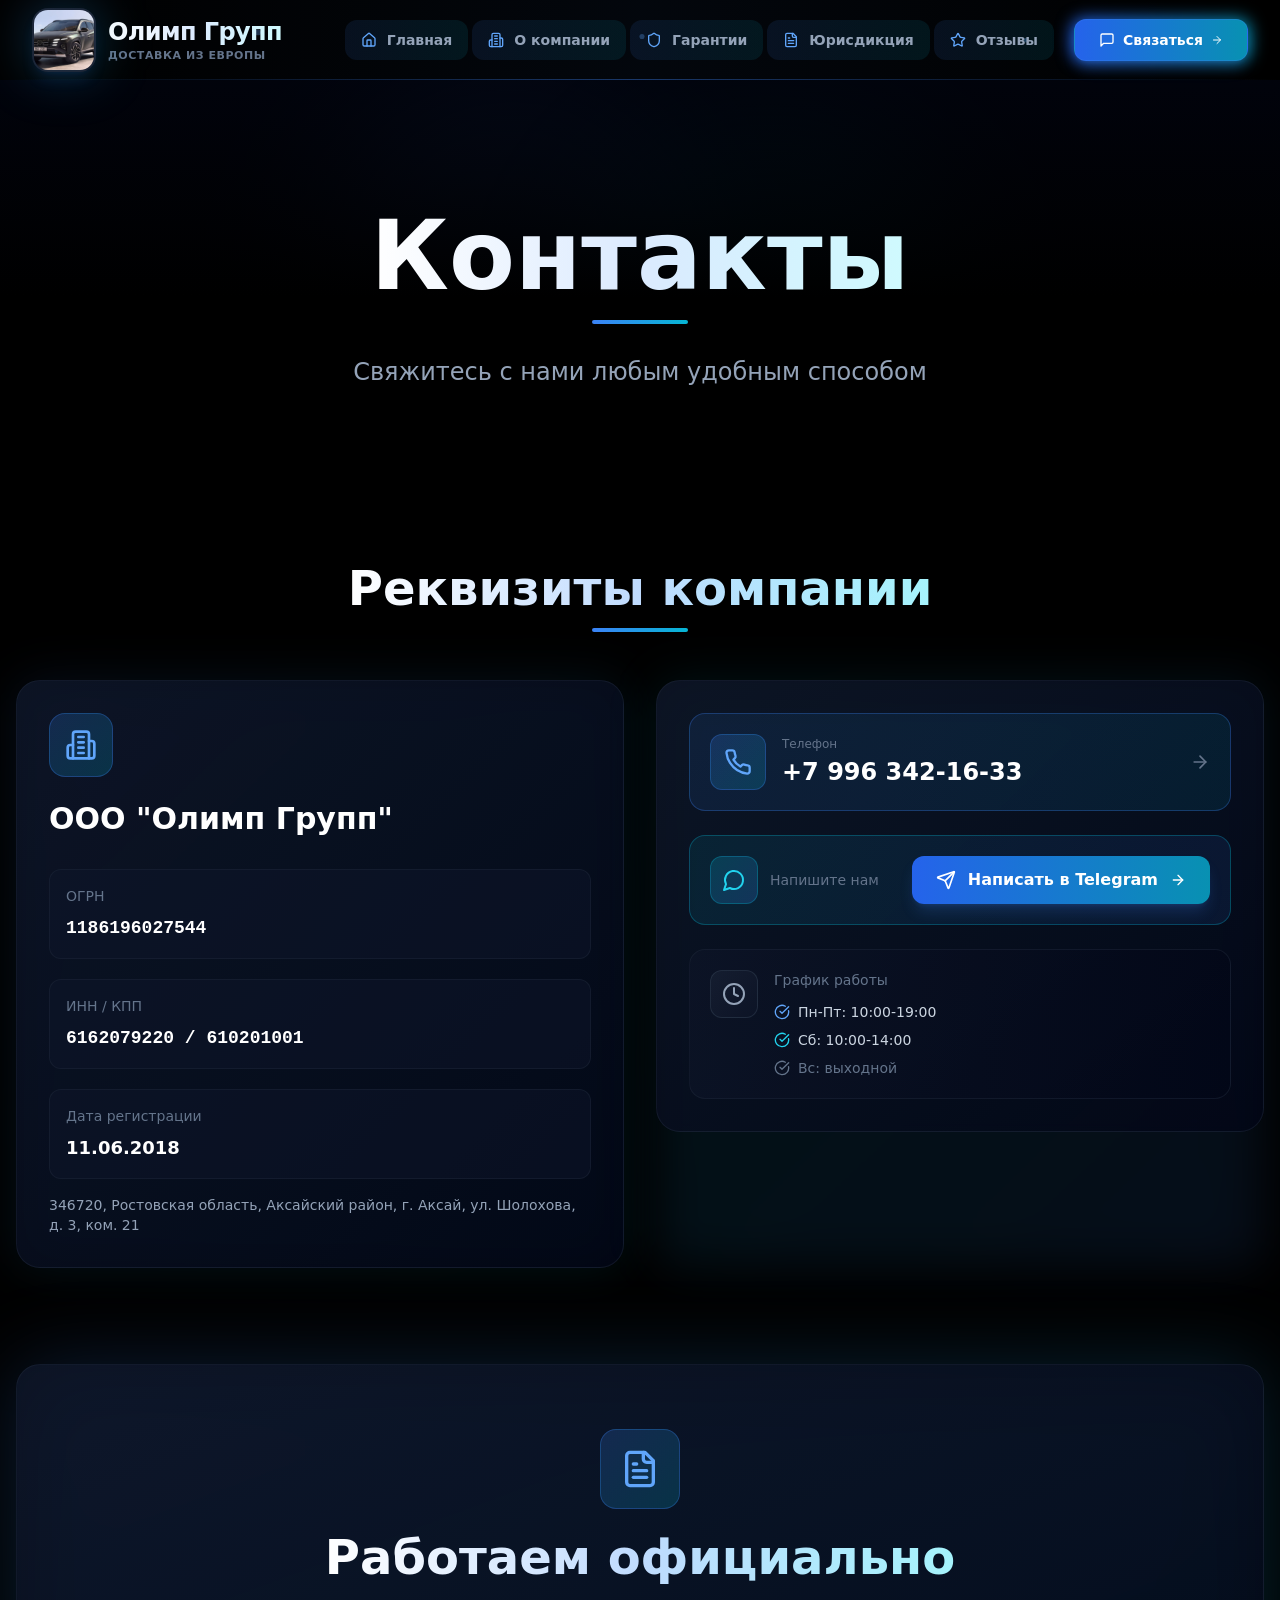
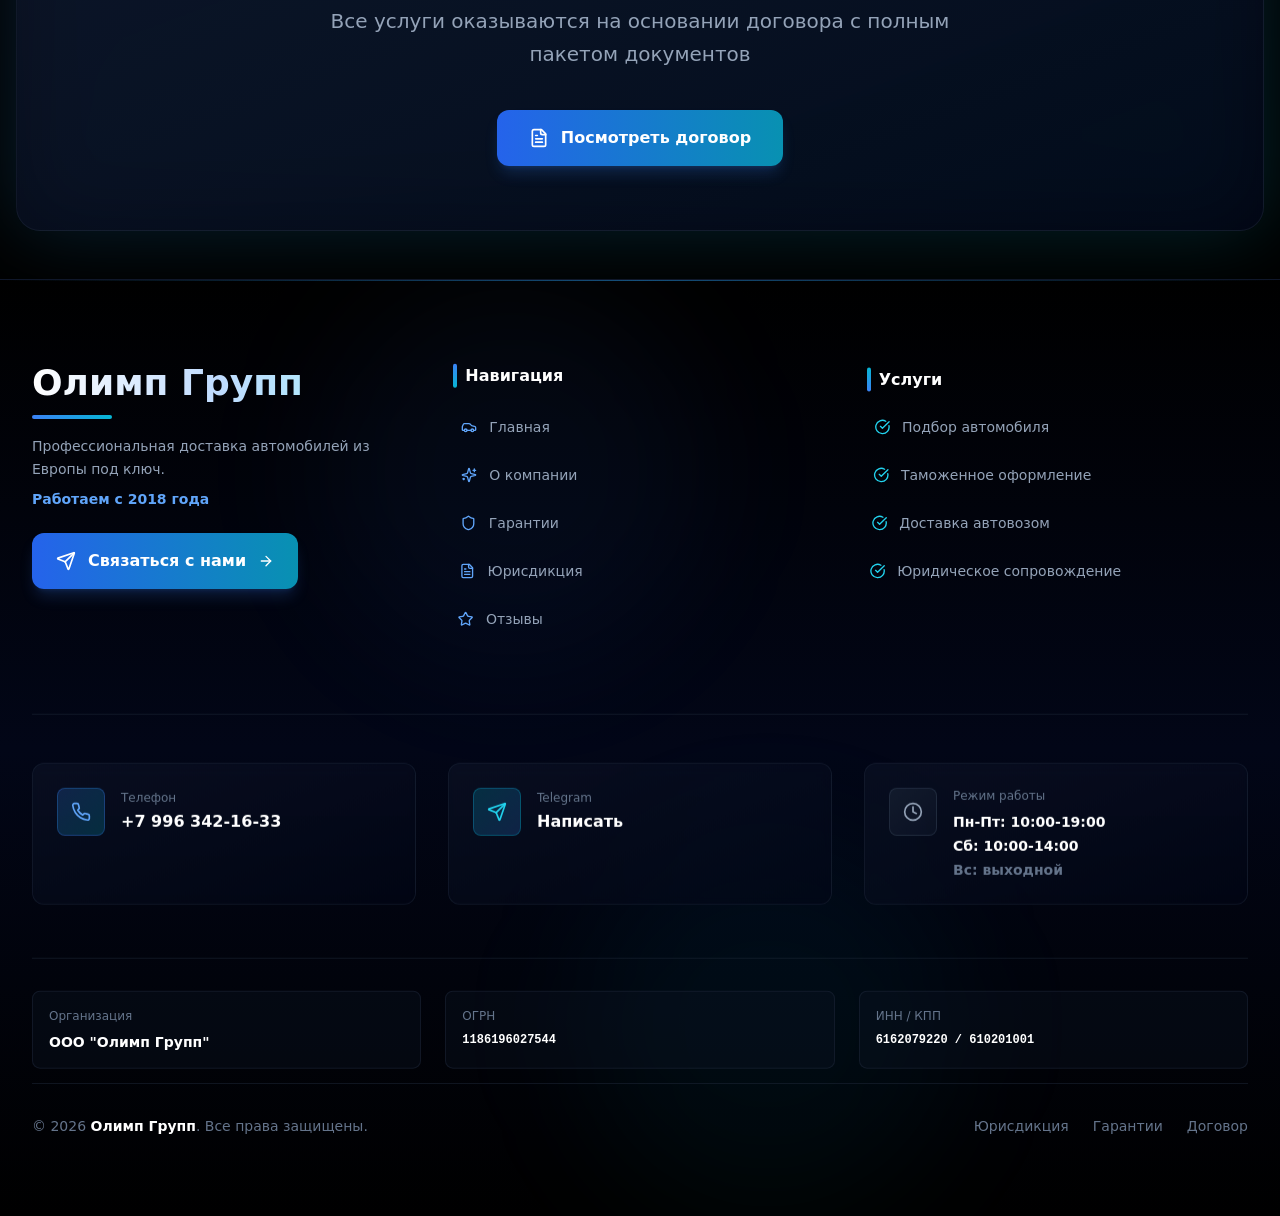
<file: contacts.html>
<!DOCTYPE html><!--Ij4FH84LUHVRXB_VIVswp--><html lang="ru"><head><meta charSet="utf-8"/><meta name="viewport" content="width=device-width, initial-scale=1, maximum-scale=5, user-scalable=yes"/><link rel="preload" href="_next/static/media/21350d82a1f187e9-s.p.woff2" as="font" crossorigin="" type="font/woff2"/><link rel="preload" href="_next/static/media/e4af272ccee01ff0-s.p.woff2" as="font" crossorigin="" type="font/woff2"/><link rel="stylesheet" href="_next/static/css/0657a50fd9058f24.css" data-precedence="next"/><link rel="preload" as="script" fetchPriority="low" href="_next/static/chunks/webpack-58bae330a949ec71.js"/><script src="_next/static/chunks/4bd1b696-c023c6e3521b1417.js" async=""></script><script src="_next/static/chunks/255-47484af636b98715.js" async=""></script><script src="_next/static/chunks/main-app-4bbaad0c344c2394.js" async=""></script><script src="_next/static/chunks/559-f49861c7878f85d4.js" async=""></script><script src="_next/static/chunks/619-ba102abea3e3d0e4.js" async=""></script><script src="_next/static/chunks/794-d8f1a6fb1cdb91a3.js" async=""></script><script src="_next/static/chunks/app/layout-c5e2104e7aca2ef4.js" async=""></script><script src="_next/static/chunks/app/contacts/page-c198658978bccbaf.js" async=""></script><meta name="next-size-adjust" content=""/><link rel="icon" href="icon.ico" sizes="any"/><link rel="icon" href="icon.ico" type="image/x-icon"/><link rel="apple-touch-icon" href="logo.jpg"/><link rel="preconnect" href="https://fonts.googleapis.com"/><link rel="preconnect" href="https://fonts.gstatic.com" crossorigin="anonymous"/><link rel="dns-prefetch" href="https://t.me"/><link rel="dns-prefetch" href="https://ipapi.co"/><meta name="theme-color" media="(prefers-color-scheme: dark)" content="#000000"/><meta name="theme-color" media="(prefers-color-scheme: light)" content="#ffffff"/><title>Олимп Групп- Доставка автомобилей из Европы под ключ | Купить авто из Германии</title><meta name="description" content="Официальная доставка автомобилей из Европы и Германии. BMW, Mercedes, Audi 2022-2025 года по выгодным ценам. Пригон авто под ключ с растаможкой. Гарантия качества. Поддержка 24/7."/><meta name="author" content="Олимп Групп"/><link rel="manifest" href="manifest.json"/><meta name="keywords" content="доставка автомобилей из европы,авто из германии,купить машину из европы,пригон автомобилей,растаможка автомобилей,авто из европы под ключ,bmw из германии,mercedes из европы,audi из германии,новые автомобили 2022,новые автомобили 2023,новые автомобили 2024,новые автомобили 2025,доставка машин из германии,выгодные цены на авто,официальная доставка авто"/><meta name="creator" content="Олимп Групп"/><meta name="publisher" content="ООО &quot;Олимп Групп&quot;"/><meta name="robots" content="index, follow"/><meta name="googlebot" content="index, follow, max-video-preview:-1, max-image-preview:large, max-snippet:-1"/><meta name="format-detection" content="telephone=no"/><meta name="google-site-verification" content="google_verification_code"/><meta name="yandex-verification" content="yandex_verification_code"/><meta property="og:title" content="Олимп Групп- Доставка автомобилей из Европы под ключ"/><meta property="og:description" content="Официальная доставка автомобилей из Европы и Германии. BMW, Mercedes, Audi по выгодным ценам. Пригон авто под ключ с растаможкой."/><meta property="og:url" content="https://polymat-coder.github.io/olimp-group"/><meta property="og:site_name" content="Олимп Групп"/><meta property="og:locale" content="ru_RU"/><meta property="og:image" content="https://polymat-coder.github.io/olimp-group/avto.jpg"/><meta property="og:image:width" content="1200"/><meta property="og:image:height" content="630"/><meta property="og:image:alt" content="Олимп Групп- Доставка автомобилей из Европы"/><meta property="og:type" content="website"/><meta name="twitter:card" content="summary_large_image"/><meta name="twitter:title" content="Олимп Групп- Доставка автомобилей из Европы"/><meta name="twitter:description" content="Официальная доставка автомобилей из Европы и Германии. BMW, Mercedes, Audi по выгодным ценам."/><meta name="twitter:image" content="https://polymat-coder.github.io/olimp-group/avto.jpg"/><link rel="shortcut icon" href="icon.ico"/><link rel="icon" href="icon.ico" sizes="any"/><link rel="icon" href="icon.ico" sizes="16x16 32x32" type="image/x-icon"/><link rel="apple-touch-icon" href="logo.jpg" sizes="180x180" type="image/jpeg"/><script src="_next/static/chunks/polyfills-42372ed130431b0a.js" noModule=""></script></head><body class="__variable_fcbcbf font-sans antialiased bg-black text-white"><div hidden=""><!--$--><!--/$--></div><nav class="fixed top-0 left-0 right-0 z-50"><div class="absolute inset-0"><div class="absolute inset-0 backdrop-blur-2xl"></div><div class="absolute inset-0 bg-gradient-to-r from-transparent via-blue-500/5 to-transparent"></div><div class="absolute bottom-0 left-0 right-0 h-px bg-gradient-to-r from-transparent via-blue-500/40 to-transparent"></div></div><div class="absolute inset-0 overflow-hidden pointer-events-none"><div class="absolute w-1 h-1 bg-blue-400/30 rounded-full" style="left:20%;top:50%"></div><div class="absolute w-1 h-1 bg-blue-400/30 rounded-full" style="left:50%;top:50%"></div><div class="absolute w-1 h-1 bg-blue-400/30 rounded-full" style="left:80%;top:50%"></div></div><div class="relative max-w-7xl mx-auto px-4 sm:px-6 lg:px-8"><div class="flex justify-between items-center h-18 md:h-20"><a class="flex items-center gap-3 group relative z-10" href="index.html"><div class="relative" tabindex="0"><div class="absolute inset-0 bg-gradient-to-br from-blue-500/30 to-cyan-500/30 blur-xl rounded-2xl"></div><div class="relative w-12 h-12 md:w-16 md:h-16 rounded-2xl overflow-hidden border-2 border-slate-700/50 bg-gradient-to-br from-slate-900/80 to-slate-950/80 backdrop-blur-sm group-hover:border-blue-500/70 transition-all shadow-lg shadow-blue-500/10 group-hover:shadow-blue-500/30"><img alt="Олимп Групп" loading="lazy" width="64" height="64" decoding="async" data-nimg="1" class="object-cover" style="color:transparent" src="logo.jpg"/></div></div><div class="flex flex-col"><span class="text-xl md:text-2xl font-black bg-gradient-to-r from-white via-blue-100 to-cyan-100 bg-clip-text text-transparent group-hover:from-blue-400 group-hover:to-cyan-400 transition-all tracking-tight">Олимп Групп</span><span class="text-[10px] md:text-[11px] text-slate-500 uppercase tracking-wider font-semibold">Доставка из Европы</span></div></a><div class="hidden lg:flex items-center gap-1"><a class="relative group" href="index.html"><div class="relative px-4 py-2.5 rounded-xl transition-all"><div class="absolute inset-0 bg-gradient-to-r from-blue-500/10 to-cyan-500/10 rounded-xl opacity-0 group-hover:opacity-100 transition-opacity"></div><div class="absolute inset-0 border border-transparent group-hover:border-blue-500/30 rounded-xl transition-all"></div><div class="relative flex items-center gap-2.5 text-slate-400 group-hover:text-white transition-colors"><div class="text-blue-400 group-hover:text-cyan-400"><svg xmlns="http://www.w3.org/2000/svg" width="24" height="24" viewBox="0 0 24 24" fill="none" stroke="currentColor" stroke-width="2" stroke-linecap="round" stroke-linejoin="round" class="lucide lucide-house w-4 h-4"><path d="M15 21v-8a1 1 0 0 0-1-1h-4a1 1 0 0 0-1 1v8"></path><path d="M3 10a2 2 0 0 1 .709-1.528l7-5.999a2 2 0 0 1 2.582 0l7 5.999A2 2 0 0 1 21 10v9a2 2 0 0 1-2 2H5a2 2 0 0 1-2-2z"></path></svg></div><span class="text-sm font-semibold">Главная</span></div><div class="absolute bottom-1 left-1/2 -translate-x-1/2 w-0 h-1 bg-gradient-to-r from-blue-500 to-cyan-500 rounded-full group-hover:w-3/4 transition-all duration-300"></div></div></a><a class="relative group" href="about.html"><div class="relative px-4 py-2.5 rounded-xl transition-all"><div class="absolute inset-0 bg-gradient-to-r from-blue-500/10 to-cyan-500/10 rounded-xl opacity-0 group-hover:opacity-100 transition-opacity"></div><div class="absolute inset-0 border border-transparent group-hover:border-blue-500/30 rounded-xl transition-all"></div><div class="relative flex items-center gap-2.5 text-slate-400 group-hover:text-white transition-colors"><div class="text-blue-400 group-hover:text-cyan-400"><svg xmlns="http://www.w3.org/2000/svg" width="24" height="24" viewBox="0 0 24 24" fill="none" stroke="currentColor" stroke-width="2" stroke-linecap="round" stroke-linejoin="round" class="lucide lucide-building2 w-4 h-4"><path d="M6 22V4a2 2 0 0 1 2-2h8a2 2 0 0 1 2 2v18Z"></path><path d="M6 12H4a2 2 0 0 0-2 2v6a2 2 0 0 0 2 2h2"></path><path d="M18 9h2a2 2 0 0 1 2 2v9a2 2 0 0 1-2 2h-2"></path><path d="M10 6h4"></path><path d="M10 10h4"></path><path d="M10 14h4"></path><path d="M10 18h4"></path></svg></div><span class="text-sm font-semibold">О компании</span></div><div class="absolute bottom-1 left-1/2 -translate-x-1/2 w-0 h-1 bg-gradient-to-r from-blue-500 to-cyan-500 rounded-full group-hover:w-3/4 transition-all duration-300"></div></div></a><a class="relative group" href="guarantees.html"><div class="relative px-4 py-2.5 rounded-xl transition-all"><div class="absolute inset-0 bg-gradient-to-r from-blue-500/10 to-cyan-500/10 rounded-xl opacity-0 group-hover:opacity-100 transition-opacity"></div><div class="absolute inset-0 border border-transparent group-hover:border-blue-500/30 rounded-xl transition-all"></div><div class="relative flex items-center gap-2.5 text-slate-400 group-hover:text-white transition-colors"><div class="text-blue-400 group-hover:text-cyan-400"><svg xmlns="http://www.w3.org/2000/svg" width="24" height="24" viewBox="0 0 24 24" fill="none" stroke="currentColor" stroke-width="2" stroke-linecap="round" stroke-linejoin="round" class="lucide lucide-shield w-4 h-4"><path d="M20 13c0 5-3.5 7.5-7.66 8.95a1 1 0 0 1-.67-.01C7.5 20.5 4 18 4 13V6a1 1 0 0 1 1-1c2 0 4.5-1.2 6.24-2.72a1.17 1.17 0 0 1 1.52 0C14.51 3.81 17 5 19 5a1 1 0 0 1 1 1z"></path></svg></div><span class="text-sm font-semibold">Гарантии</span></div><div class="absolute bottom-1 left-1/2 -translate-x-1/2 w-0 h-1 bg-gradient-to-r from-blue-500 to-cyan-500 rounded-full group-hover:w-3/4 transition-all duration-300"></div></div></a><a class="relative group" href="jurisdiction.html"><div class="relative px-4 py-2.5 rounded-xl transition-all"><div class="absolute inset-0 bg-gradient-to-r from-blue-500/10 to-cyan-500/10 rounded-xl opacity-0 group-hover:opacity-100 transition-opacity"></div><div class="absolute inset-0 border border-transparent group-hover:border-blue-500/30 rounded-xl transition-all"></div><div class="relative flex items-center gap-2.5 text-slate-400 group-hover:text-white transition-colors"><div class="text-blue-400 group-hover:text-cyan-400"><svg xmlns="http://www.w3.org/2000/svg" width="24" height="24" viewBox="0 0 24 24" fill="none" stroke="currentColor" stroke-width="2" stroke-linecap="round" stroke-linejoin="round" class="lucide lucide-file-text w-4 h-4"><path d="M15 2H6a2 2 0 0 0-2 2v16a2 2 0 0 0 2 2h12a2 2 0 0 0 2-2V7Z"></path><path d="M14 2v4a2 2 0 0 0 2 2h4"></path><path d="M10 9H8"></path><path d="M16 13H8"></path><path d="M16 17H8"></path></svg></div><span class="text-sm font-semibold">Юрисдикция</span></div><div class="absolute bottom-1 left-1/2 -translate-x-1/2 w-0 h-1 bg-gradient-to-r from-blue-500 to-cyan-500 rounded-full group-hover:w-3/4 transition-all duration-300"></div></div></a><a class="relative group" href="reviews.html"><div class="relative px-4 py-2.5 rounded-xl transition-all"><div class="absolute inset-0 bg-gradient-to-r from-blue-500/10 to-cyan-500/10 rounded-xl opacity-0 group-hover:opacity-100 transition-opacity"></div><div class="absolute inset-0 border border-transparent group-hover:border-blue-500/30 rounded-xl transition-all"></div><div class="relative flex items-center gap-2.5 text-slate-400 group-hover:text-white transition-colors"><div class="text-blue-400 group-hover:text-cyan-400"><svg xmlns="http://www.w3.org/2000/svg" width="24" height="24" viewBox="0 0 24 24" fill="none" stroke="currentColor" stroke-width="2" stroke-linecap="round" stroke-linejoin="round" class="lucide lucide-star w-4 h-4"><path d="M11.525 2.295a.53.53 0 0 1 .95 0l2.31 4.679a2.123 2.123 0 0 0 1.595 1.16l5.166.756a.53.53 0 0 1 .294.904l-3.736 3.638a2.123 2.123 0 0 0-.611 1.878l.882 5.14a.53.53 0 0 1-.771.56l-4.618-2.428a2.122 2.122 0 0 0-1.973 0L6.396 21.01a.53.53 0 0 1-.77-.56l.881-5.139a2.122 2.122 0 0 0-.611-1.879L2.16 9.795a.53.53 0 0 1 .294-.906l5.165-.755a2.122 2.122 0 0 0 1.597-1.16z"></path></svg></div><span class="text-sm font-semibold">Отзывы</span></div><div class="absolute bottom-1 left-1/2 -translate-x-1/2 w-0 h-1 bg-gradient-to-r from-blue-500 to-cyan-500 rounded-full group-hover:w-3/4 transition-all duration-300"></div></div></a><a class="ml-4" href="contacts.html#contact-info"><div class="relative group" tabindex="0"><div class="absolute inset-0 bg-gradient-to-r from-blue-600 to-cyan-600 rounded-xl blur opacity-50 group-hover:opacity-75"></div><div class="relative flex items-center gap-2 px-6 py-2.5 bg-gradient-to-r from-blue-600 to-cyan-600 hover:from-blue-500 hover:to-cyan-500 border border-blue-500/30 rounded-xl text-white text-sm font-bold transition-all shadow-lg shadow-blue-500/20 group-hover:shadow-blue-500/40 overflow-hidden"><div class="absolute inset-0 bg-gradient-to-r from-white/0 via-white/20 to-white/0 translate-x-[-100%] group-hover:translate-x-[100%] transition-transform duration-1000"></div><svg xmlns="http://www.w3.org/2000/svg" width="24" height="24" viewBox="0 0 24 24" fill="none" stroke="currentColor" stroke-width="2" stroke-linecap="round" stroke-linejoin="round" class="lucide lucide-message-square w-4 h-4 relative z-10"><path d="M21 15a2 2 0 0 1-2 2H7l-4 4V5a2 2 0 0 1 2-2h14a2 2 0 0 1 2 2z"></path></svg><span class="relative z-10">Связаться</span><svg xmlns="http://www.w3.org/2000/svg" width="24" height="24" viewBox="0 0 24 24" fill="none" stroke="currentColor" stroke-width="2" stroke-linecap="round" stroke-linejoin="round" class="lucide lucide-arrow-right w-3 h-3 relative z-10 group-hover:translate-x-1 transition-transform"><path d="M5 12h14"></path><path d="m12 5 7 7-7 7"></path></svg></div></div></a></div><button class="lg:hidden relative p-3 rounded-xl bg-slate-900/50 hover:bg-slate-800/50 border border-slate-700/50 backdrop-blur-sm transition-all z-50" tabindex="0"><div style="opacity:0;transform:rotate(90deg)"><svg xmlns="http://www.w3.org/2000/svg" width="24" height="24" viewBox="0 0 24 24" fill="none" stroke="currentColor" stroke-width="2" stroke-linecap="round" stroke-linejoin="round" class="lucide lucide-menu w-5 h-5 text-white"><line x1="4" x2="20" y1="12" y2="12"></line><line x1="4" x2="20" y1="6" y2="6"></line><line x1="4" x2="20" y1="18" y2="18"></line></svg></div></button></div></div></nav><main class="min-h-screen pt-20 bg-black"><section class="relative py-20 md:py-32 overflow-hidden"><div class="absolute inset-0 overflow-hidden"><div class="absolute top-0 left-1/4 w-96 h-96 bg-blue-500/10 rounded-full blur-3xl"></div><div class="absolute bottom-0 right-1/4 w-96 h-96 bg-cyan-500/10 rounded-full blur-3xl"></div><div class="absolute inset-0 bg-gradient-to-b from-slate-950/50 via-black to-black"></div></div><div class="max-w-7xl mx-auto px-4 relative z-10"><div class="text-center" style="opacity:0;transform:translateY(30px)"><div class="inline-block mb-8" style="transform:scale(0.9)"><h1 class="text-5xl md:text-7xl lg:text-8xl font-black mb-4"><span class="bg-gradient-to-r from-white via-blue-100 to-cyan-100 bg-clip-text text-transparent">Контакты</span></h1><div class="h-1 w-24 bg-gradient-to-r from-blue-500 to-cyan-500 rounded-full mx-auto"></div></div><p class="text-xl md:text-2xl text-slate-400 max-w-3xl mx-auto leading-relaxed">Свяжитесь с нами любым удобным способом</p></div></div></section><section class="py-12 px-4 max-w-7xl mx-auto"><div class="mb-24"><h2 class="text-4xl md:text-5xl font-black mb-12 text-center" style="opacity:0;transform:translateY(20px)"><span class="bg-gradient-to-r from-white via-blue-200 to-cyan-200 bg-clip-text text-transparent">Реквизиты компании</span><div class="h-1 w-24 bg-gradient-to-r from-blue-500 to-cyan-500 rounded-full mx-auto mt-4"></div></h2><div class="grid gap-8 lg:grid-cols-2 items-start"><div class="relative group h-full" style="opacity:0;transform:translateX(-30px)"><div class="absolute inset-0 bg-gradient-to-br from-blue-500/10 to-cyan-500/10 rounded-3xl blur-xl opacity-0 group-hover:opacity-100 transition-opacity"></div><div class="relative p-8 bg-gradient-to-br from-slate-900/80 to-slate-950/80 border border-slate-800/50 rounded-3xl backdrop-blur-sm group-hover:border-blue-500/50 transition-all"><div class="w-16 h-16 bg-gradient-to-br from-blue-500/20 to-cyan-500/20 rounded-2xl flex items-center justify-center border border-blue-500/30 mb-6"><svg xmlns="http://www.w3.org/2000/svg" width="24" height="24" viewBox="0 0 24 24" fill="none" stroke="currentColor" stroke-width="2" stroke-linecap="round" stroke-linejoin="round" class="lucide lucide-building2 w-8 h-8 text-blue-400"><path d="M6 22V4a2 2 0 0 1 2-2h8a2 2 0 0 1 2 2v18Z"></path><path d="M6 12H4a2 2 0 0 0-2 2v6a2 2 0 0 0 2 2h2"></path><path d="M18 9h2a2 2 0 0 1 2 2v9a2 2 0 0 1-2 2h-2"></path><path d="M10 6h4"></path><path d="M10 10h4"></path><path d="M10 14h4"></path><path d="M10 18h4"></path></svg></div><h3 class="text-2xl md:text-3xl font-bold mb-8 text-white">ООО &quot;Олимп Групп&quot;</h3><div class="space-y-5"><div class="p-4 bg-slate-900/50 rounded-xl border border-slate-800/50"><p class="text-sm text-slate-500 mb-2">ОГРН</p><p class="text-lg font-mono font-bold text-white">1186196027544</p></div><div class="p-4 bg-slate-900/50 rounded-xl border border-slate-800/50"><p class="text-sm text-slate-500 mb-2">ИНН / КПП</p><p class="text-lg font-mono font-bold text-white">6162079220 / 610201001</p></div><div class="p-4 bg-slate-900/50 rounded-xl border border-slate-800/50"><p class="text-sm text-slate-500 mb-2">Дата регистрации</p><p class="text-lg font-semibold text-white">11.06.2018</p></div></div><p class="text-slate-400 mt-4 text-sm">346720, Ростовская область, Аксайский район, г. Аксай, ул. Шолохова, д. 3, ком. 21</p></div></div><div class="relative group h-full" id="contact-info" style="opacity:0;transform:translateX(30px)"><div class="absolute inset-0 bg-gradient-to-br from-cyan-500/10 to-blue-500/10 rounded-3xl blur-xl opacity-0 group-hover:opacity-100 transition-opacity"></div><div class="relative p-8 bg-gradient-to-br from-slate-900/80 to-slate-950/80 border border-slate-800/50 rounded-3xl backdrop-blur-sm group-hover:border-cyan-500/50 transition-all"><div class="space-y-6"><a href="tel:+79963421633" class="flex items-center gap-4 p-5 bg-gradient-to-r from-blue-500/10 to-cyan-500/10 border border-blue-500/30 rounded-2xl hover:border-blue-500/60 transition-all group"><div class="w-14 h-14 bg-gradient-to-br from-blue-500/20 to-cyan-500/20 rounded-xl flex items-center justify-center border border-blue-500/30 group-hover:scale-110 transition-transform"><svg xmlns="http://www.w3.org/2000/svg" width="24" height="24" viewBox="0 0 24 24" fill="none" stroke="currentColor" stroke-width="2" stroke-linecap="round" stroke-linejoin="round" class="lucide lucide-phone w-7 h-7 text-blue-400"><path d="M22 16.92v3a2 2 0 0 1-2.18 2 19.79 19.79 0 0 1-8.63-3.07 19.5 19.5 0 0 1-6-6 19.79 19.79 0 0 1-3.07-8.67A2 2 0 0 1 4.11 2h3a2 2 0 0 1 2 1.72 12.84 12.84 0 0 0 .7 2.81 2 2 0 0 1-.45 2.11L8.09 9.91a16 16 0 0 0 6 6l1.27-1.27a2 2 0 0 1 2.11-.45 12.84 12.84 0 0 0 2.81.7A2 2 0 0 1 22 16.92z"></path></svg></div><div class="flex-1"><p class="text-xs text-slate-500 mb-1">Телефон</p><p class="text-2xl font-black text-white group-hover:text-blue-400 transition-colors">+7 996 342-16-33</p></div><svg xmlns="http://www.w3.org/2000/svg" width="24" height="24" viewBox="0 0 24 24" fill="none" stroke="currentColor" stroke-width="2" stroke-linecap="round" stroke-linejoin="round" class="lucide lucide-arrow-right w-5 h-5 text-slate-500 group-hover:text-blue-400 group-hover:translate-x-1 transition-all"><path d="M5 12h14"></path><path d="m12 5 7 7-7 7"></path></svg></a><div class="p-5 bg-gradient-to-r from-cyan-500/10 to-blue-500/10 border border-cyan-500/30 rounded-2xl hover:border-cyan-500/60 transition-all"><div class="flex flex-col sm:flex-row sm:items-center sm:justify-between gap-4"><div class="flex items-center gap-3"><div class="w-12 h-12 bg-gradient-to-br from-cyan-500/20 to-blue-500/20 rounded-xl flex items-center justify-center border border-cyan-500/30"><svg xmlns="http://www.w3.org/2000/svg" width="24" height="24" viewBox="0 0 24 24" fill="none" stroke="currentColor" stroke-width="2" stroke-linecap="round" stroke-linejoin="round" class="lucide lucide-message-circle w-6 h-6 text-cyan-400"><path d="M7.9 20A9 9 0 1 0 4 16.1L2 22Z"></path></svg></div><p class="text-sm text-slate-500">Напишите нам</p></div><a href="https://t.me/ooo_olimp_groupe" target="_blank" rel="noopener noreferrer" class="relative group inline-flex items-center justify-center gap-3 px-6 py-3 bg-gradient-to-r from-blue-600 to-cyan-600 hover:from-blue-500 hover:to-cyan-500 rounded-xl text-white font-bold shadow-lg shadow-blue-500/20 hover:shadow-blue-500/40 overflow-hidden" tabindex="0"><div class="absolute inset-0 bg-gradient-to-r from-white/0 via-white/20 to-white/0 translate-x-[-100%] group-hover:translate-x-[100%] transition-transform duration-1000"></div><svg xmlns="http://www.w3.org/2000/svg" width="24" height="24" viewBox="0 0 24 24" fill="none" stroke="currentColor" stroke-width="2" stroke-linecap="round" stroke-linejoin="round" class="lucide lucide-send w-5 h-5 relative z-10"><path d="M14.536 21.686a.5.5 0 0 0 .937-.024l6.5-19a.496.496 0 0 0-.635-.635l-19 6.5a.5.5 0 0 0-.024.937l7.93 3.18a2 2 0 0 1 1.112 1.11z"></path><path d="m21.854 2.147-10.94 10.939"></path></svg><span class="relative z-10">Написать в Telegram</span><svg xmlns="http://www.w3.org/2000/svg" width="24" height="24" viewBox="0 0 24 24" fill="none" stroke="currentColor" stroke-width="2" stroke-linecap="round" stroke-linejoin="round" class="lucide lucide-arrow-right w-4 h-4 relative z-10 group-hover:translate-x-1 transition-transform"><path d="M5 12h14"></path><path d="m12 5 7 7-7 7"></path></svg></a></div></div><div class="p-5 bg-gradient-to-r from-slate-900/50 to-slate-950/50 border border-slate-800/50 rounded-2xl"><div class="flex items-start gap-4"><div class="w-12 h-12 bg-gradient-to-br from-slate-800/50 to-slate-900/50 rounded-xl flex items-center justify-center border border-slate-700/50"><svg xmlns="http://www.w3.org/2000/svg" width="24" height="24" viewBox="0 0 24 24" fill="none" stroke="currentColor" stroke-width="2" stroke-linecap="round" stroke-linejoin="round" class="lucide lucide-clock w-6 h-6 text-slate-400"><circle cx="12" cy="12" r="10"></circle><polyline points="12 6 12 12 16 14"></polyline></svg></div><div class="flex-1"><p class="text-sm text-slate-500 mb-3 font-medium">График работы</p><ul class="space-y-2 text-slate-300"><li class="flex items-center gap-2"><svg xmlns="http://www.w3.org/2000/svg" width="24" height="24" viewBox="0 0 24 24" fill="none" stroke="currentColor" stroke-width="2" stroke-linecap="round" stroke-linejoin="round" class="lucide lucide-circle-check-big w-4 h-4 text-blue-400 flex-shrink-0"><path d="M21.801 10A10 10 0 1 1 17 3.335"></path><path d="m9 11 3 3L22 4"></path></svg><span class="text-sm">Пн-Пт: 10:00-19:00</span></li><li class="flex items-center gap-2"><svg xmlns="http://www.w3.org/2000/svg" width="24" height="24" viewBox="0 0 24 24" fill="none" stroke="currentColor" stroke-width="2" stroke-linecap="round" stroke-linejoin="round" class="lucide lucide-circle-check-big w-4 h-4 text-cyan-400 flex-shrink-0"><path d="M21.801 10A10 10 0 1 1 17 3.335"></path><path d="m9 11 3 3L22 4"></path></svg><span class="text-sm">Сб: 10:00-14:00</span></li><li class="flex items-center gap-2"><svg xmlns="http://www.w3.org/2000/svg" width="24" height="24" viewBox="0 0 24 24" fill="none" stroke="currentColor" stroke-width="2" stroke-linecap="round" stroke-linejoin="round" class="lucide lucide-circle-check-big w-4 h-4 text-slate-500 flex-shrink-0"><path d="M21.801 10A10 10 0 1 1 17 3.335"></path><path d="m9 11 3 3L22 4"></path></svg><span class="text-sm text-slate-500">Вс: выходной</span></li></ul></div></div></div></div></div></div></div></div><div class="relative group" style="opacity:0;transform:translateY(30px)"><div class="absolute inset-0 bg-gradient-to-br from-blue-500/20 to-cyan-500/20 rounded-3xl blur-2xl opacity-0 group-hover:opacity-100 transition-opacity"></div><div class="relative bg-gradient-to-br from-slate-900/80 to-slate-950/80 border border-slate-800/50 rounded-3xl p-12 md:p-16 text-center backdrop-blur-sm group-hover:border-blue-500/50 transition-all"><div class="w-20 h-20 bg-gradient-to-br from-blue-500/20 to-cyan-500/20 rounded-2xl flex items-center justify-center mx-auto mb-6 border border-blue-500/30"><svg xmlns="http://www.w3.org/2000/svg" width="24" height="24" viewBox="0 0 24 24" fill="none" stroke="currentColor" stroke-width="2" stroke-linecap="round" stroke-linejoin="round" class="lucide lucide-file-text w-10 h-10 text-blue-400"><path d="M15 2H6a2 2 0 0 0-2 2v16a2 2 0 0 0 2 2h12a2 2 0 0 0 2-2V7Z"></path><path d="M14 2v4a2 2 0 0 0 2 2h4"></path><path d="M10 9H8"></path><path d="M16 13H8"></path><path d="M16 17H8"></path></svg></div><h3 class="text-4xl md:text-5xl font-black mb-6"><span class="bg-gradient-to-r from-white via-blue-200 to-cyan-200 bg-clip-text text-transparent">Работаем официально</span></h3><p class="text-xl text-slate-400 mb-10 max-w-2xl mx-auto leading-relaxed">Все услуги оказываются на основании договора с полным пакетом документов</p><div class="flex flex-wrap justify-center gap-4"><a href="contract.html" class="inline-flex items-center gap-3 px-8 py-4 bg-gradient-to-r from-blue-600 to-cyan-600 hover:from-blue-500 hover:to-cyan-500 rounded-xl text-white font-bold transition-all shadow-lg shadow-blue-500/20 hover:shadow-blue-500/40" tabindex="0"><svg xmlns="http://www.w3.org/2000/svg" width="24" height="24" viewBox="0 0 24 24" fill="none" stroke="currentColor" stroke-width="2" stroke-linecap="round" stroke-linejoin="round" class="lucide lucide-file-text w-5 h-5"><path d="M15 2H6a2 2 0 0 0-2 2v16a2 2 0 0 0 2 2h12a2 2 0 0 0 2-2V7Z"></path><path d="M14 2v4a2 2 0 0 0 2 2h4"></path><path d="M10 9H8"></path><path d="M16 13H8"></path><path d="M16 17H8"></path></svg><span>Посмотреть договор</span></a></div></div></div></section></main><!--$--><!--/$--><footer class="relative bg-gradient-to-b from-black via-slate-950 to-black border-t border-slate-900 overflow-hidden"><div class="absolute inset-0 overflow-hidden pointer-events-none"><div class="absolute top-0 left-1/4 w-96 h-96 bg-blue-500/5 rounded-full blur-3xl"></div><div class="absolute bottom-0 right-1/4 w-96 h-96 bg-cyan-500/5 rounded-full blur-3xl"></div></div><div class="relative h-px bg-gradient-to-r from-transparent via-blue-500/40 to-transparent"><div class="absolute inset-0 bg-gradient-to-r from-transparent via-cyan-500/20 to-transparent animate-pulse"></div></div><div class="relative max-w-7xl mx-auto px-4 sm:px-6 lg:px-8 py-16 md:py-20"><div class="grid grid-cols-1 lg:grid-cols-3 gap-12 mb-16"><div class="lg:col-span-1"><div style="opacity:0;transform:translateY(20px)"><div class="mb-6"><h3 class="text-3xl md:text-4xl font-black text-transparent bg-clip-text bg-gradient-to-r from-white via-blue-200 to-cyan-200 mb-3">Олимп Групп</h3><div class="h-1 w-20 bg-gradient-to-r from-blue-500 to-cyan-500 rounded-full mb-4"></div><p class="text-slate-400 text-sm leading-relaxed mb-2">Профессиональная доставка автомобилей из Европы под ключ.</p><p class="text-blue-400 text-sm font-semibold">Работаем с 2018 года</p></div><a href="contacts.html#contact-info"><div class="group relative inline-flex items-center gap-3 px-6 py-4 bg-gradient-to-r from-blue-600 to-cyan-600 hover:from-blue-500 hover:to-cyan-500 rounded-xl text-white font-semibold transition-all shadow-lg shadow-blue-500/20 hover:shadow-blue-500/40 overflow-hidden" tabindex="0"><div class="absolute inset-0 bg-gradient-to-r from-white/0 via-white/20 to-white/0 translate-x-[-100%] group-hover:translate-x-[100%] transition-transform duration-1000"></div><svg xmlns="http://www.w3.org/2000/svg" width="24" height="24" viewBox="0 0 24 24" fill="none" stroke="currentColor" stroke-width="2" stroke-linecap="round" stroke-linejoin="round" class="lucide lucide-send w-5 h-5 relative z-10"><path d="M14.536 21.686a.5.5 0 0 0 .937-.024l6.5-19a.496.496 0 0 0-.635-.635l-19 6.5a.5.5 0 0 0-.024.937l7.93 3.18a2 2 0 0 1 1.112 1.11z"></path><path d="m21.854 2.147-10.94 10.939"></path></svg><span class="relative z-10">Связаться с нами</span><svg xmlns="http://www.w3.org/2000/svg" width="24" height="24" viewBox="0 0 24 24" fill="none" stroke="currentColor" stroke-width="2" stroke-linecap="round" stroke-linejoin="round" class="lucide lucide-arrow-right w-4 h-4 relative z-10 group-hover:translate-x-1 transition-transform"><path d="M5 12h14"></path><path d="m12 5 7 7-7 7"></path></svg></div></a></div></div><div class="lg:col-span-2 grid grid-cols-1 md:grid-cols-2 gap-8"><div><h4 class="text-base font-bold text-white mb-6 flex items-center gap-2" style="opacity:0;transform:translateY(20px)"><div class="w-1 h-6 bg-gradient-to-b from-blue-500 to-cyan-500 rounded-full"></div>Навигация</h4><ul class="space-y-3"><li style="opacity:0;transform:translateX(-10px)"><a class="group flex items-center gap-3 text-slate-400 hover:text-white transition-all p-2 rounded-lg hover:bg-slate-900/50" href="index.html"><div class="text-blue-400 group-hover:scale-110 transition-transform"><svg xmlns="http://www.w3.org/2000/svg" width="24" height="24" viewBox="0 0 24 24" fill="none" stroke="currentColor" stroke-width="2" stroke-linecap="round" stroke-linejoin="round" class="lucide lucide-car w-4 h-4"><path d="M19 17h2c.6 0 1-.4 1-1v-3c0-.9-.7-1.7-1.5-1.9C18.7 10.6 16 10 16 10s-1.3-1.4-2.2-2.3c-.5-.4-1.1-.7-1.8-.7H5c-.6 0-1.1.4-1.4.9l-1.4 2.9A3.7 3.7 0 0 0 2 12v4c0 .6.4 1 1 1h2"></path><circle cx="7" cy="17" r="2"></circle><path d="M9 17h6"></path><circle cx="17" cy="17" r="2"></circle></svg></div><span class="text-sm font-medium">Главная</span><svg xmlns="http://www.w3.org/2000/svg" width="24" height="24" viewBox="0 0 24 24" fill="none" stroke="currentColor" stroke-width="2" stroke-linecap="round" stroke-linejoin="round" class="lucide lucide-arrow-right w-3 h-3 ml-auto opacity-0 group-hover:opacity-100 group-hover:translate-x-1 transition-all"><path d="M5 12h14"></path><path d="m12 5 7 7-7 7"></path></svg></a></li><li style="opacity:0;transform:translateX(-10px)"><a class="group flex items-center gap-3 text-slate-400 hover:text-white transition-all p-2 rounded-lg hover:bg-slate-900/50" href="about.html"><div class="text-blue-400 group-hover:scale-110 transition-transform"><svg xmlns="http://www.w3.org/2000/svg" width="24" height="24" viewBox="0 0 24 24" fill="none" stroke="currentColor" stroke-width="2" stroke-linecap="round" stroke-linejoin="round" class="lucide lucide-sparkles w-4 h-4"><path d="M9.937 15.5A2 2 0 0 0 8.5 14.063l-6.135-1.582a.5.5 0 0 1 0-.962L8.5 9.936A2 2 0 0 0 9.937 8.5l1.582-6.135a.5.5 0 0 1 .963 0L14.063 8.5A2 2 0 0 0 15.5 9.937l6.135 1.581a.5.5 0 0 1 0 .964L15.5 14.063a2 2 0 0 0-1.437 1.437l-1.582 6.135a.5.5 0 0 1-.963 0z"></path><path d="M20 3v4"></path><path d="M22 5h-4"></path><path d="M4 17v2"></path><path d="M5 18H3"></path></svg></div><span class="text-sm font-medium">О компании</span><svg xmlns="http://www.w3.org/2000/svg" width="24" height="24" viewBox="0 0 24 24" fill="none" stroke="currentColor" stroke-width="2" stroke-linecap="round" stroke-linejoin="round" class="lucide lucide-arrow-right w-3 h-3 ml-auto opacity-0 group-hover:opacity-100 group-hover:translate-x-1 transition-all"><path d="M5 12h14"></path><path d="m12 5 7 7-7 7"></path></svg></a></li><li style="opacity:0;transform:translateX(-10px)"><a class="group flex items-center gap-3 text-slate-400 hover:text-white transition-all p-2 rounded-lg hover:bg-slate-900/50" href="guarantees.html"><div class="text-blue-400 group-hover:scale-110 transition-transform"><svg xmlns="http://www.w3.org/2000/svg" width="24" height="24" viewBox="0 0 24 24" fill="none" stroke="currentColor" stroke-width="2" stroke-linecap="round" stroke-linejoin="round" class="lucide lucide-shield w-4 h-4"><path d="M20 13c0 5-3.5 7.5-7.66 8.95a1 1 0 0 1-.67-.01C7.5 20.5 4 18 4 13V6a1 1 0 0 1 1-1c2 0 4.5-1.2 6.24-2.72a1.17 1.17 0 0 1 1.52 0C14.51 3.81 17 5 19 5a1 1 0 0 1 1 1z"></path></svg></div><span class="text-sm font-medium">Гарантии</span><svg xmlns="http://www.w3.org/2000/svg" width="24" height="24" viewBox="0 0 24 24" fill="none" stroke="currentColor" stroke-width="2" stroke-linecap="round" stroke-linejoin="round" class="lucide lucide-arrow-right w-3 h-3 ml-auto opacity-0 group-hover:opacity-100 group-hover:translate-x-1 transition-all"><path d="M5 12h14"></path><path d="m12 5 7 7-7 7"></path></svg></a></li><li style="opacity:0;transform:translateX(-10px)"><a class="group flex items-center gap-3 text-slate-400 hover:text-white transition-all p-2 rounded-lg hover:bg-slate-900/50" href="jurisdiction.html"><div class="text-blue-400 group-hover:scale-110 transition-transform"><svg xmlns="http://www.w3.org/2000/svg" width="24" height="24" viewBox="0 0 24 24" fill="none" stroke="currentColor" stroke-width="2" stroke-linecap="round" stroke-linejoin="round" class="lucide lucide-file-text w-4 h-4"><path d="M15 2H6a2 2 0 0 0-2 2v16a2 2 0 0 0 2 2h12a2 2 0 0 0 2-2V7Z"></path><path d="M14 2v4a2 2 0 0 0 2 2h4"></path><path d="M10 9H8"></path><path d="M16 13H8"></path><path d="M16 17H8"></path></svg></div><span class="text-sm font-medium">Юрисдикция</span><svg xmlns="http://www.w3.org/2000/svg" width="24" height="24" viewBox="0 0 24 24" fill="none" stroke="currentColor" stroke-width="2" stroke-linecap="round" stroke-linejoin="round" class="lucide lucide-arrow-right w-3 h-3 ml-auto opacity-0 group-hover:opacity-100 group-hover:translate-x-1 transition-all"><path d="M5 12h14"></path><path d="m12 5 7 7-7 7"></path></svg></a></li><li style="opacity:0;transform:translateX(-10px)"><a class="group flex items-center gap-3 text-slate-400 hover:text-white transition-all p-2 rounded-lg hover:bg-slate-900/50" href="reviews.html"><div class="text-blue-400 group-hover:scale-110 transition-transform"><svg xmlns="http://www.w3.org/2000/svg" width="24" height="24" viewBox="0 0 24 24" fill="none" stroke="currentColor" stroke-width="2" stroke-linecap="round" stroke-linejoin="round" class="lucide lucide-star w-4 h-4"><path d="M11.525 2.295a.53.53 0 0 1 .95 0l2.31 4.679a2.123 2.123 0 0 0 1.595 1.16l5.166.756a.53.53 0 0 1 .294.904l-3.736 3.638a2.123 2.123 0 0 0-.611 1.878l.882 5.14a.53.53 0 0 1-.771.56l-4.618-2.428a2.122 2.122 0 0 0-1.973 0L6.396 21.01a.53.53 0 0 1-.77-.56l.881-5.139a2.122 2.122 0 0 0-.611-1.879L2.16 9.795a.53.53 0 0 1 .294-.906l5.165-.755a2.122 2.122 0 0 0 1.597-1.16z"></path></svg></div><span class="text-sm font-medium">Отзывы</span><svg xmlns="http://www.w3.org/2000/svg" width="24" height="24" viewBox="0 0 24 24" fill="none" stroke="currentColor" stroke-width="2" stroke-linecap="round" stroke-linejoin="round" class="lucide lucide-arrow-right w-3 h-3 ml-auto opacity-0 group-hover:opacity-100 group-hover:translate-x-1 transition-all"><path d="M5 12h14"></path><path d="m12 5 7 7-7 7"></path></svg></a></li></ul></div><div><h4 class="text-base font-bold text-white mb-6 flex items-center gap-2" style="opacity:0;transform:translateY(20px)"><div class="w-1 h-6 bg-gradient-to-b from-cyan-500 to-blue-500 rounded-full"></div>Услуги</h4><ul class="space-y-3"><li class="flex items-center gap-3 text-slate-400 p-2 rounded-lg hover:bg-slate-900/50 group" style="opacity:0;transform:translateX(-10px)"><div class="text-cyan-400 group-hover:scale-110 transition-transform"><svg xmlns="http://www.w3.org/2000/svg" width="24" height="24" viewBox="0 0 24 24" fill="none" stroke="currentColor" stroke-width="2" stroke-linecap="round" stroke-linejoin="round" class="lucide lucide-circle-check-big w-4 h-4"><path d="M21.801 10A10 10 0 1 1 17 3.335"></path><path d="m9 11 3 3L22 4"></path></svg></div><span class="text-sm">Подбор автомобиля</span></li><li class="flex items-center gap-3 text-slate-400 p-2 rounded-lg hover:bg-slate-900/50 group" style="opacity:0;transform:translateX(-10px)"><div class="text-cyan-400 group-hover:scale-110 transition-transform"><svg xmlns="http://www.w3.org/2000/svg" width="24" height="24" viewBox="0 0 24 24" fill="none" stroke="currentColor" stroke-width="2" stroke-linecap="round" stroke-linejoin="round" class="lucide lucide-circle-check-big w-4 h-4"><path d="M21.801 10A10 10 0 1 1 17 3.335"></path><path d="m9 11 3 3L22 4"></path></svg></div><span class="text-sm">Таможенное оформление</span></li><li class="flex items-center gap-3 text-slate-400 p-2 rounded-lg hover:bg-slate-900/50 group" style="opacity:0;transform:translateX(-10px)"><div class="text-cyan-400 group-hover:scale-110 transition-transform"><svg xmlns="http://www.w3.org/2000/svg" width="24" height="24" viewBox="0 0 24 24" fill="none" stroke="currentColor" stroke-width="2" stroke-linecap="round" stroke-linejoin="round" class="lucide lucide-circle-check-big w-4 h-4"><path d="M21.801 10A10 10 0 1 1 17 3.335"></path><path d="m9 11 3 3L22 4"></path></svg></div><span class="text-sm">Доставка автовозом</span></li><li class="flex items-center gap-3 text-slate-400 p-2 rounded-lg hover:bg-slate-900/50 group" style="opacity:0;transform:translateX(-10px)"><div class="text-cyan-400 group-hover:scale-110 transition-transform"><svg xmlns="http://www.w3.org/2000/svg" width="24" height="24" viewBox="0 0 24 24" fill="none" stroke="currentColor" stroke-width="2" stroke-linecap="round" stroke-linejoin="round" class="lucide lucide-circle-check-big w-4 h-4"><path d="M21.801 10A10 10 0 1 1 17 3.335"></path><path d="m9 11 3 3L22 4"></path></svg></div><span class="text-sm">Юридическое сопровождение</span></li></ul></div></div></div><div class="border-t border-slate-800/50 pt-12 mb-12" style="opacity:0;transform:translateY(20px)"><div class="grid grid-cols-1 md:grid-cols-3 gap-8"><a href="tel:+79963421633" class="group relative p-6 bg-gradient-to-br from-slate-900/50 to-slate-950/50 border border-slate-800/50 hover:border-blue-500/50 rounded-xl transition-all backdrop-blur-sm"><div class="absolute inset-0 bg-gradient-to-br from-blue-500/0 to-cyan-500/0 group-hover:from-blue-500/10 group-hover:to-cyan-500/10 rounded-xl transition-all"></div><div class="relative flex items-center gap-4"><div class="w-12 h-12 bg-gradient-to-br from-blue-500/20 to-cyan-500/20 rounded-lg flex items-center justify-center border border-blue-500/30 group-hover:border-blue-500/60 transition-colors"><svg xmlns="http://www.w3.org/2000/svg" width="24" height="24" viewBox="0 0 24 24" fill="none" stroke="currentColor" stroke-width="2" stroke-linecap="round" stroke-linejoin="round" class="lucide lucide-phone w-5 h-5 text-blue-400"><path d="M22 16.92v3a2 2 0 0 1-2.18 2 19.79 19.79 0 0 1-8.63-3.07 19.5 19.5 0 0 1-6-6 19.79 19.79 0 0 1-3.07-8.67A2 2 0 0 1 4.11 2h3a2 2 0 0 1 2 1.72 12.84 12.84 0 0 0 .7 2.81 2 2 0 0 1-.45 2.11L8.09 9.91a16 16 0 0 0 6 6l1.27-1.27a2 2 0 0 1 2.11-.45 12.84 12.84 0 0 0 2.81.7A2 2 0 0 1 22 16.92z"></path></svg></div><div><p class="text-xs text-slate-500 mb-1">Телефон</p><p class="text-base font-bold text-white group-hover:text-blue-400 transition-colors">+7 996 342-16-33</p></div></div></a><a href="https://t.me/ooo_olimp_groupe" target="_blank" rel="noopener noreferrer" class="group relative p-6 bg-gradient-to-br from-slate-900/50 to-slate-950/50 border border-slate-800/50 hover:border-cyan-500/50 rounded-xl transition-all backdrop-blur-sm"><div class="absolute inset-0 bg-gradient-to-br from-cyan-500/0 to-blue-500/0 group-hover:from-cyan-500/10 group-hover:to-blue-500/10 rounded-xl transition-all"></div><div class="relative flex items-center gap-4"><div class="w-12 h-12 bg-gradient-to-br from-cyan-500/20 to-blue-500/20 rounded-lg flex items-center justify-center border border-cyan-500/30 group-hover:border-cyan-500/60 transition-colors"><svg xmlns="http://www.w3.org/2000/svg" width="24" height="24" viewBox="0 0 24 24" fill="none" stroke="currentColor" stroke-width="2" stroke-linecap="round" stroke-linejoin="round" class="lucide lucide-send w-5 h-5 text-cyan-400"><path d="M14.536 21.686a.5.5 0 0 0 .937-.024l6.5-19a.496.496 0 0 0-.635-.635l-19 6.5a.5.5 0 0 0-.024.937l7.93 3.18a2 2 0 0 1 1.112 1.11z"></path><path d="m21.854 2.147-10.94 10.939"></path></svg></div><div><p class="text-xs text-slate-500 mb-1">Telegram</p><p class="text-base font-bold text-white group-hover:text-cyan-400 transition-colors">Написать</p></div></div></a><div class="group relative p-6 bg-gradient-to-br from-slate-900/50 to-slate-950/50 border border-slate-800/50 rounded-xl backdrop-blur-sm"><div class="flex items-start gap-4"><div class="w-12 h-12 bg-gradient-to-br from-slate-800/50 to-slate-900/50 rounded-lg flex items-center justify-center border border-slate-700/50"><svg xmlns="http://www.w3.org/2000/svg" width="24" height="24" viewBox="0 0 24 24" fill="none" stroke="currentColor" stroke-width="2" stroke-linecap="round" stroke-linejoin="round" class="lucide lucide-clock w-5 h-5 text-slate-400"><circle cx="12" cy="12" r="10"></circle><polyline points="12 6 12 12 16 14"></polyline></svg></div><div class="flex-1"><p class="text-xs text-slate-500 mb-2">Режим работы</p><div class="space-y-1"><p class="text-sm font-semibold text-white">Пн-Пт: 10:00-19:00</p><p class="text-sm font-semibold text-white">Сб: 10:00-14:00</p><p class="text-sm font-semibold text-slate-500">Вс: выходной</p></div></div></div></div></div></div><div class="border-t border-slate-800/50 pt-8 mb-8" style="opacity:0;transform:translateY(20px)"><div class="grid grid-cols-1 md:grid-cols-3 gap-6"><div class="p-4 bg-slate-900/30 rounded-lg border border-slate-800/50"><p class="text-xs text-slate-500 mb-2">Организация</p><p class="text-sm font-bold text-white">ООО &quot;Олимп Групп&quot;</p></div><div class="p-4 bg-slate-900/30 rounded-lg border border-slate-800/50"><p class="text-xs text-slate-500 mb-2">ОГРН</p><p class="text-xs font-mono font-bold text-white">1186196027544</p></div><div class="p-4 bg-slate-900/30 rounded-lg border border-slate-800/50"><p class="text-xs text-slate-500 mb-2">ИНН / КПП</p><p class="text-xs font-mono font-bold text-white">6162079220 / 610201001</p></div></div></div><div class="border-t border-slate-800/50 pt-8 flex flex-col md:flex-row justify-between items-center gap-6" style="opacity:0"><p class="text-sm text-slate-500">© <!-- -->2026<!-- --> <span class="text-white font-semibold">Олимп Групп</span>. Все права защищены.</p><div class="flex items-center gap-6 flex-wrap justify-center"><a class="text-sm text-slate-500 hover:text-blue-400 transition-colors" href="jurisdiction.html">Юрисдикция</a><a class="text-sm text-slate-500 hover:text-blue-400 transition-colors" href="guarantees.html">Гарантии</a><a class="text-sm text-slate-500 hover:text-blue-400 transition-colors" href="contract.html">Договор</a></div></div></div></footer><script src="_next/static/chunks/webpack-58bae330a949ec71.js" id="_R_" async=""></script><script>(self.__next_f=self.__next_f||[]).push([0])</script><script>self.__next_f.push([1,"1:\"$Sreact.fragment\"\n2:I[7840,[\"559\",\"static/chunks/559-f49861c7878f85d4.js\",\"619\",\"static/chunks/619-ba102abea3e3d0e4.js\",\"794\",\"static/chunks/794-d8f1a6fb1cdb91a3.js\",\"177\",\"static/chunks/app/layout-c5e2104e7aca2ef4.js\"],\"default\"]\n3:I[9766,[],\"\"]\n4:I[8924,[],\"\"]\n5:I[1863,[\"559\",\"static/chunks/559-f49861c7878f85d4.js\",\"619\",\"static/chunks/619-ba102abea3e3d0e4.js\",\"794\",\"static/chunks/794-d8f1a6fb1cdb91a3.js\",\"177\",\"static/chunks/app/layout-c5e2104e7aca2ef4.js\"],\"default\"]\n6:I[1959,[],\"ClientPageRoot\"]\n7:I[9730,[\"559\",\"static/chunks/559-f49861c7878f85d4.js\",\"102\",\"static/chunks/app/contacts/page-c198658978bccbaf.js\"],\"default\"]\na:I[4431,[],\"OutletBoundary\"]\nc:I[5278,[],\"AsyncMetadataOutlet\"]\ne:I[4431,[],\"ViewportBoundary\"]\n10:I[4431,[],\"MetadataBoundary\"]\n11:\"$Sreact.suspense\"\n13:I[7150,[],\"\"]\n:HL[\"_next/static/media/21350d82a1f187e9-s.p.woff2\",\"font\",{\"crossOrigin\":\"\",\"type\":\"font/woff2\"}]\n:HL[\"_next/static/media/e4af272ccee01ff0-s.p.woff2\",\"font\",{\"crossOrigin\":\"\",\"type\":\"font/woff2\"}]\n:HL[\"_next/static/css/0657a50fd9058f24.css\",\"style\"]\n"])</script><script>self.__next_f.push([1,"0:{\"P\":null,\"b\":\"Ij4FH84LUHVRXB-VIVswp\",\"p\":\"\",\"c\":[\"\",\"contacts\"],\"i\":false,\"f\":[[[\"\",{\"children\":[\"contacts\",{\"children\":[\"__PAGE__\",{}]}]},\"$undefined\",\"$undefined\",true],[\"\",[\"$\",\"$1\",\"c\",{\"children\":[[[\"$\",\"link\",\"0\",{\"rel\":\"stylesheet\",\"href\":\"_next/static/css/0657a50fd9058f24.css\",\"precedence\":\"next\",\"crossOrigin\":\"$undefined\",\"nonce\":\"$undefined\"}]],[\"$\",\"html\",null,{\"lang\":\"ru\",\"children\":[[\"$\",\"head\",null,{\"children\":[[\"$\",\"link\",null,{\"rel\":\"icon\",\"href\":\"icon.ico\",\"sizes\":\"any\"}],[\"$\",\"link\",null,{\"rel\":\"icon\",\"href\":\"icon.ico\",\"type\":\"image/x-icon\"}],[\"$\",\"link\",null,{\"rel\":\"apple-touch-icon\",\"href\":\"logo.jpg\"}],[\"$\",\"link\",null,{\"rel\":\"preconnect\",\"href\":\"https://fonts.googleapis.com\"}],[\"$\",\"link\",null,{\"rel\":\"preconnect\",\"href\":\"https://fonts.gstatic.com\",\"crossOrigin\":\"anonymous\"}],[\"$\",\"link\",null,{\"rel\":\"dns-prefetch\",\"href\":\"https://t.me\"}],[\"$\",\"link\",null,{\"rel\":\"dns-prefetch\",\"href\":\"https://ipapi.co\"}]]}],[\"$\",\"body\",null,{\"className\":\"__variable_fcbcbf font-sans antialiased bg-black text-white\",\"children\":[[\"$\",\"$L2\",null,{}],[\"$\",\"$L3\",null,{\"parallelRouterKey\":\"children\",\"error\":\"$undefined\",\"errorStyles\":\"$undefined\",\"errorScripts\":\"$undefined\",\"template\":[\"$\",\"$L4\",null,{}],\"templateStyles\":\"$undefined\",\"templateScripts\":\"$undefined\",\"notFound\":[[[\"$\",\"title\",null,{\"children\":\"404: This page could not be found.\"}],[\"$\",\"div\",null,{\"style\":{\"fontFamily\":\"system-ui,\\\"Segoe UI\\\",Roboto,Helvetica,Arial,sans-serif,\\\"Apple Color Emoji\\\",\\\"Segoe UI Emoji\\\"\",\"height\":\"100vh\",\"textAlign\":\"center\",\"display\":\"flex\",\"flexDirection\":\"column\",\"alignItems\":\"center\",\"justifyContent\":\"center\"},\"children\":[\"$\",\"div\",null,{\"children\":[[\"$\",\"style\",null,{\"dangerouslySetInnerHTML\":{\"__html\":\"body{color:#000;background:#fff;margin:0}.next-error-h1{border-right:1px solid rgba(0,0,0,.3)}@media (prefers-color-scheme:dark){body{color:#fff;background:#000}.next-error-h1{border-right:1px solid rgba(255,255,255,.3)}}\"}}],[\"$\",\"h1\",null,{\"className\":\"next-error-h1\",\"style\":{\"display\":\"inline-block\",\"margin\":\"0 20px 0 0\",\"padding\":\"0 23px 0 0\",\"fontSize\":24,\"fontWeight\":500,\"verticalAlign\":\"top\",\"lineHeight\":\"49px\"},\"children\":404}],[\"$\",\"div\",null,{\"style\":{\"display\":\"inline-block\"},\"children\":[\"$\",\"h2\",null,{\"style\":{\"fontSize\":14,\"fontWeight\":400,\"lineHeight\":\"49px\",\"margin\":0},\"children\":\"This page could not be found.\"}]}]]}]}]],[]],\"forbidden\":\"$undefined\",\"unauthorized\":\"$undefined\"}],[\"$\",\"$L5\",null,{}]]}]]}]]}],{\"children\":[\"contacts\",[\"$\",\"$1\",\"c\",{\"children\":[null,[\"$\",\"$L3\",null,{\"parallelRouterKey\":\"children\",\"error\":\"$undefined\",\"errorStyles\":\"$undefined\",\"errorScripts\":\"$undefined\",\"template\":[\"$\",\"$L4\",null,{}],\"templateStyles\":\"$undefined\",\"templateScripts\":\"$undefined\",\"notFound\":\"$undefined\",\"forbidden\":\"$undefined\",\"unauthorized\":\"$undefined\"}]]}],{\"children\":[\"__PAGE__\",[\"$\",\"$1\",\"c\",{\"children\":[[\"$\",\"$L6\",null,{\"Component\":\"$7\",\"searchParams\":{},\"params\":{},\"promises\":[\"$@8\",\"$@9\"]}],null,[\"$\",\"$La\",null,{\"children\":[\"$Lb\",[\"$\",\"$Lc\",null,{\"promise\":\"$@d\"}]]}]]}],{},null,false]},null,false]},null,false],[\"$\",\"$1\",\"h\",{\"children\":[null,[[\"$\",\"$Le\",null,{\"children\":\"$Lf\"}],[\"$\",\"meta\",null,{\"name\":\"next-size-adjust\",\"content\":\"\"}]],[\"$\",\"$L10\",null,{\"children\":[\"$\",\"div\",null,{\"hidden\":true,\"children\":[\"$\",\"$11\",null,{\"fallback\":null,\"children\":\"$L12\"}]}]}]]}],false]],\"m\":\"$undefined\",\"G\":[\"$13\",[]],\"s\":false,\"S\":true}\n"])</script><script>self.__next_f.push([1,"8:{}\n9:\"$0:f:0:1:2:children:2:children:1:props:children:0:props:params\"\n"])</script><script>self.__next_f.push([1,"f:[[\"$\",\"meta\",\"0\",{\"charSet\":\"utf-8\"}],[\"$\",\"meta\",\"1\",{\"name\":\"viewport\",\"content\":\"width=device-width, initial-scale=1, maximum-scale=5, user-scalable=yes\"}],[\"$\",\"meta\",\"2\",{\"name\":\"theme-color\",\"media\":\"(prefers-color-scheme: dark)\",\"content\":\"#000000\"}],[\"$\",\"meta\",\"3\",{\"name\":\"theme-color\",\"media\":\"(prefers-color-scheme: light)\",\"content\":\"#ffffff\"}]]\nb:null\n"])</script><script>self.__next_f.push([1,"14:I[622,[],\"IconMark\"]\n"])</script><script>self.__next_f.push([1,"d:{\"metadata\":[[\"$\",\"title\",\"0\",{\"children\":\"Олимп Групп- Доставка автомобилей из Европы под ключ | Купить авто из Германии\"}],[\"$\",\"meta\",\"1\",{\"name\":\"description\",\"content\":\"Официальная доставка автомобилей из Европы и Германии. BMW, Mercedes, Audi 2022-2025 года по выгодным ценам. Пригон авто под ключ с растаможкой. Гарантия качества. Поддержка 24/7.\"}],[\"$\",\"meta\",\"2\",{\"name\":\"author\",\"content\":\"Олимп Групп\"}],[\"$\",\"link\",\"3\",{\"rel\":\"manifest\",\"href\":\"manifest.json\",\"crossOrigin\":\"$undefined\"}],[\"$\",\"meta\",\"4\",{\"name\":\"keywords\",\"content\":\"доставка автомобилей из европы,авто из германии,купить машину из европы,пригон автомобилей,растаможка автомобилей,авто из европы под ключ,bmw из германии,mercedes из европы,audi из германии,новые автомобили 2022,новые автомобили 2023,новые автомобили 2024,новые автомобили 2025,доставка машин из германии,выгодные цены на авто,официальная доставка авто\"}],[\"$\",\"meta\",\"5\",{\"name\":\"creator\",\"content\":\"Олимп Групп\"}],[\"$\",\"meta\",\"6\",{\"name\":\"publisher\",\"content\":\"ООО \\\"Олимп Групп\\\"\"}],[\"$\",\"meta\",\"7\",{\"name\":\"robots\",\"content\":\"index, follow\"}],[\"$\",\"meta\",\"8\",{\"name\":\"googlebot\",\"content\":\"index, follow, max-video-preview:-1, max-image-preview:large, max-snippet:-1\"}],[\"$\",\"meta\",\"9\",{\"name\":\"format-detection\",\"content\":\"telephone=no\"}],[\"$\",\"meta\",\"10\",{\"name\":\"google-site-verification\",\"content\":\"google_verification_code\"}],[\"$\",\"meta\",\"11\",{\"name\":\"yandex-verification\",\"content\":\"yandex_verification_code\"}],[\"$\",\"meta\",\"12\",{\"property\":\"og:title\",\"content\":\"Олимп Групп- Доставка автомобилей из Европы под ключ\"}],[\"$\",\"meta\",\"13\",{\"property\":\"og:description\",\"content\":\"Официальная доставка автомобилей из Европы и Германии. BMW, Mercedes, Audi по выгодным ценам. Пригон авто под ключ с растаможкой.\"}],[\"$\",\"meta\",\"14\",{\"property\":\"og:url\",\"content\":\"https://polymat-coder.github.io/olimp-group\"}],[\"$\",\"meta\",\"15\",{\"property\":\"og:site_name\",\"content\":\"Олимп Групп\"}],[\"$\",\"meta\",\"16\",{\"property\":\"og:locale\",\"content\":\"ru_RU\"}],[\"$\",\"meta\",\"17\",{\"property\":\"og:image\",\"content\":\"https://polymat-coder.github.io/olimp-group/avto.jpg\"}],[\"$\",\"meta\",\"18\",{\"property\":\"og:image:width\",\"content\":\"1200\"}],[\"$\",\"meta\",\"19\",{\"property\":\"og:image:height\",\"content\":\"630\"}],[\"$\",\"meta\",\"20\",{\"property\":\"og:image:alt\",\"content\":\"Олимп Групп- Доставка автомобилей из Европы\"}],[\"$\",\"meta\",\"21\",{\"property\":\"og:type\",\"content\":\"website\"}],[\"$\",\"meta\",\"22\",{\"name\":\"twitter:card\",\"content\":\"summary_large_image\"}],[\"$\",\"meta\",\"23\",{\"name\":\"twitter:title\",\"content\":\"Олимп Групп- Доставка автомобилей из Европы\"}],[\"$\",\"meta\",\"24\",{\"name\":\"twitter:description\",\"content\":\"Официальная доставка автомобилей из Европы и Германии. BMW, Mercedes, Audi по выгодным ценам.\"}],[\"$\",\"meta\",\"25\",{\"name\":\"twitter:image\",\"content\":\"https://polymat-coder.github.io/olimp-group/avto.jpg\"}],[\"$\",\"link\",\"26\",{\"rel\":\"shortcut icon\",\"href\":\"icon.ico\"}],[\"$\",\"link\",\"27\",{\"rel\":\"icon\",\"href\":\"/icon.ico\",\"sizes\":\"any\"}],[\"$\",\"link\",\"28\",{\"rel\":\"icon\",\"href\":\"icon.ico\",\"sizes\":\"16x16 32x32\",\"type\":\"image/x-icon\"}],[\"$\",\"link\",\"29\",{\"rel\":\"apple-touch-icon\",\"href\":\"logo.jpg\",\"sizes\":\"180x180\",\"type\":\"image/jpeg\"}],[\"$\",\"$L14\",\"30\",{}]],\"error\":null,\"digest\":\"$undefined\"}\n"])</script><script>self.__next_f.push([1,"12:\"$d:metadata\"\n"])</script><script src="static-navigation.js?v=5"></script></body></html>
</file>
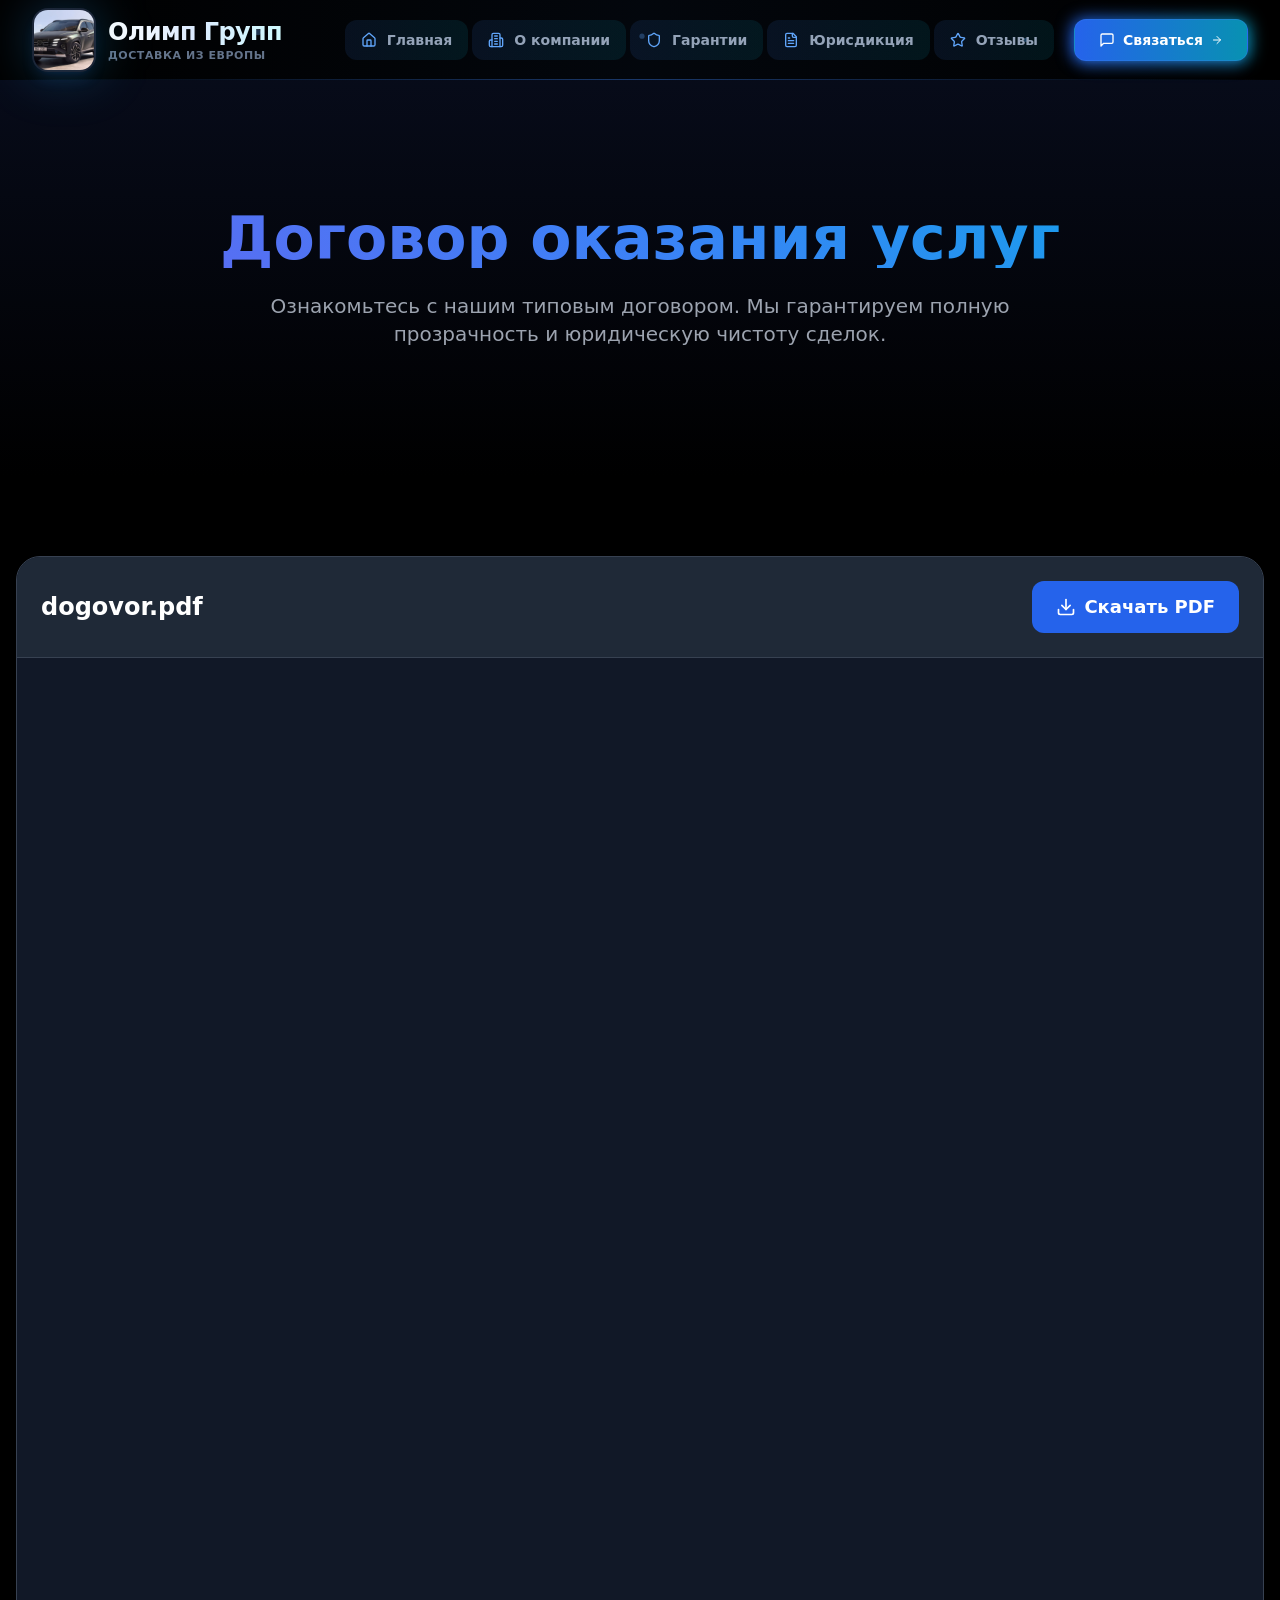
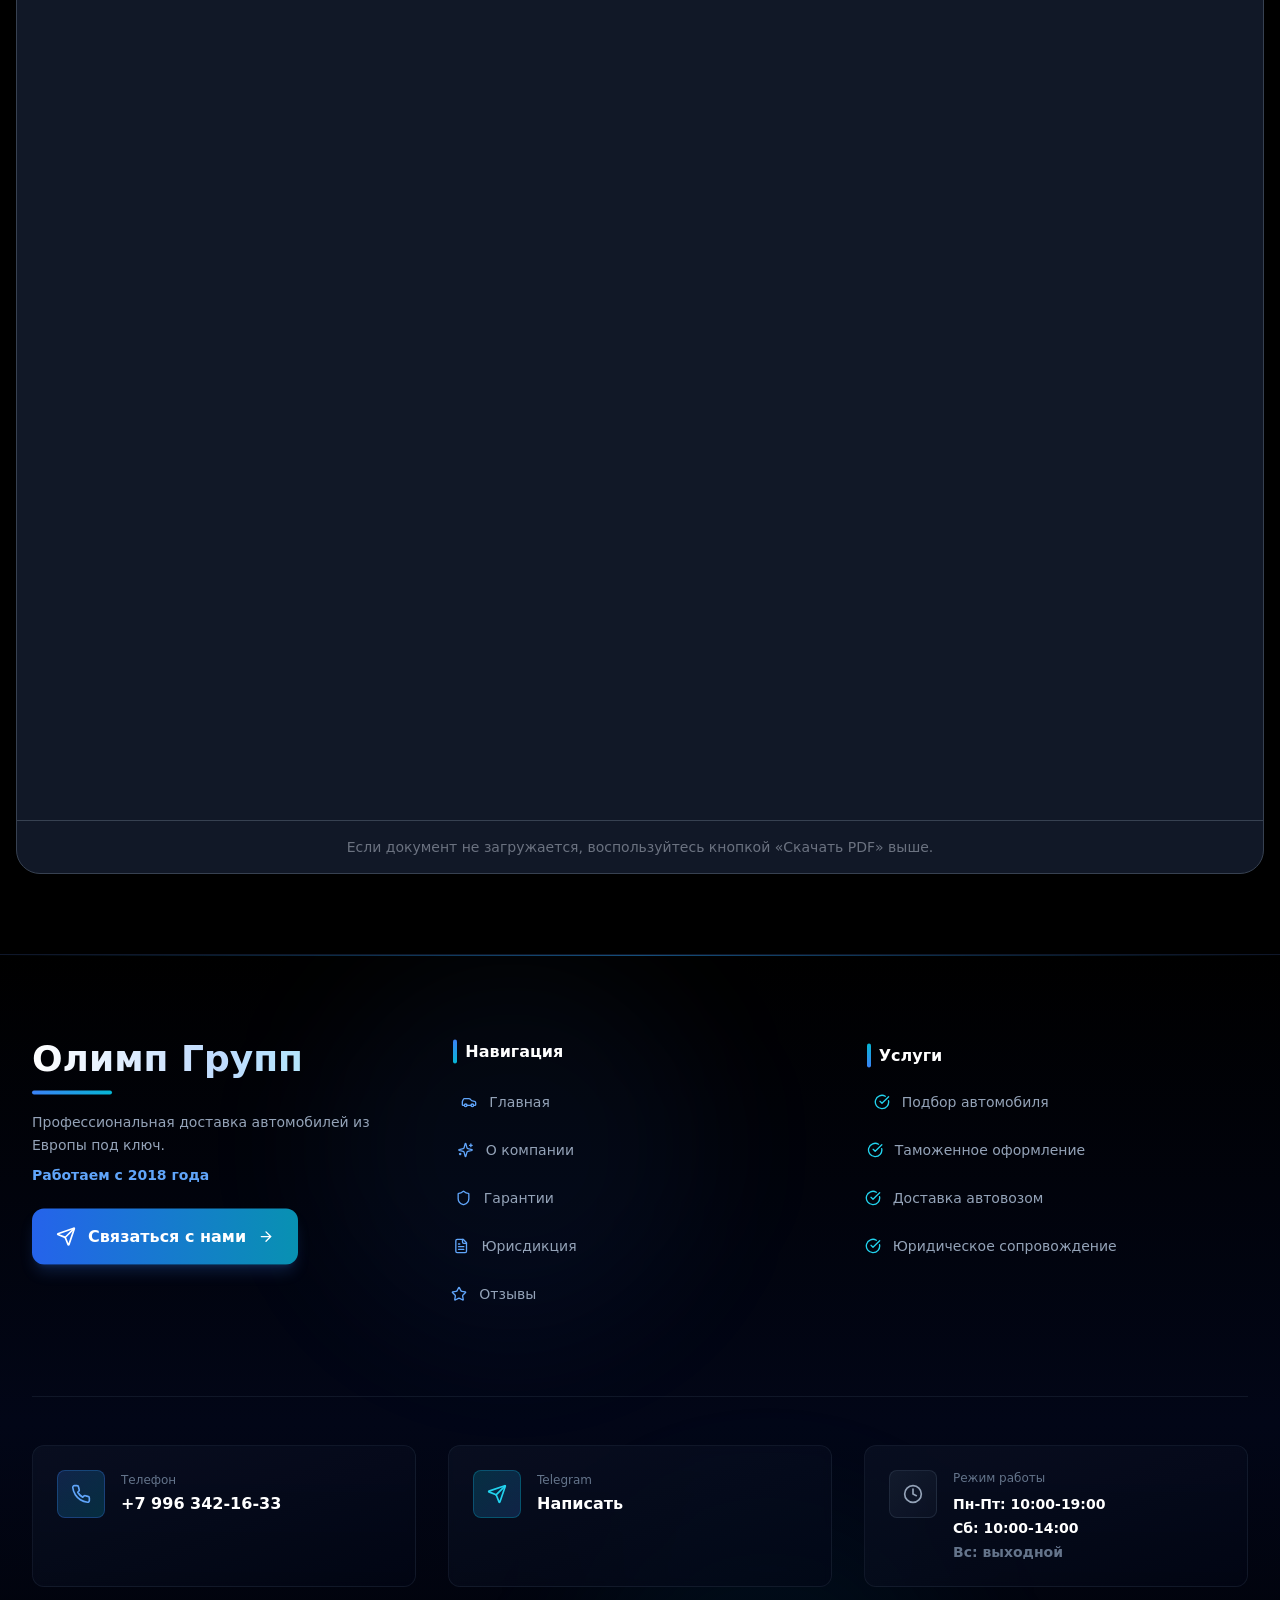
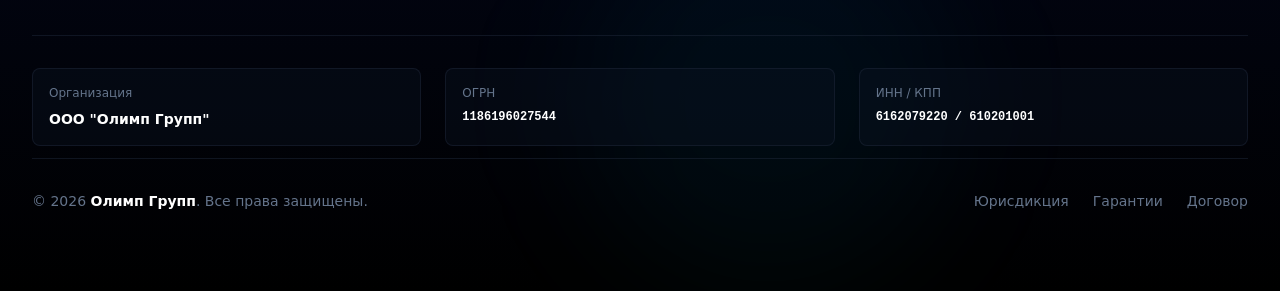
<file: contract.html>
<!DOCTYPE html><!--Ij4FH84LUHVRXB_VIVswp--><html lang="ru"><head><meta charSet="utf-8"/><meta name="viewport" content="width=device-width, initial-scale=1, maximum-scale=5, user-scalable=yes"/><link rel="preload" href="_next/static/media/21350d82a1f187e9-s.p.woff2" as="font" crossorigin="" type="font/woff2"/><link rel="preload" href="_next/static/media/e4af272ccee01ff0-s.p.woff2" as="font" crossorigin="" type="font/woff2"/><link rel="stylesheet" href="_next/static/css/0657a50fd9058f24.css" data-precedence="next"/><link rel="preload" as="script" fetchPriority="low" href="_next/static/chunks/webpack-58bae330a949ec71.js"/><script src="_next/static/chunks/4bd1b696-c023c6e3521b1417.js" async=""></script><script src="_next/static/chunks/255-47484af636b98715.js" async=""></script><script src="_next/static/chunks/main-app-4bbaad0c344c2394.js" async=""></script><script src="_next/static/chunks/559-f49861c7878f85d4.js" async=""></script><script src="_next/static/chunks/619-ba102abea3e3d0e4.js" async=""></script><script src="_next/static/chunks/794-d8f1a6fb1cdb91a3.js" async=""></script><script src="_next/static/chunks/app/layout-c5e2104e7aca2ef4.js" async=""></script><script src="_next/static/chunks/app/contract/page-7671e2607609949b.js" async=""></script><meta name="next-size-adjust" content=""/><link rel="icon" href="icon.ico" sizes="any"/><link rel="icon" href="icon.ico" type="image/x-icon"/><link rel="apple-touch-icon" href="logo.jpg"/><link rel="preconnect" href="https://fonts.googleapis.com"/><link rel="preconnect" href="https://fonts.gstatic.com" crossorigin="anonymous"/><link rel="dns-prefetch" href="https://t.me"/><link rel="dns-prefetch" href="https://ipapi.co"/><meta name="theme-color" media="(prefers-color-scheme: dark)" content="#000000"/><meta name="theme-color" media="(prefers-color-scheme: light)" content="#ffffff"/><title>Олимп Групп- Доставка автомобилей из Европы под ключ | Купить авто из Германии</title><meta name="description" content="Официальная доставка автомобилей из Европы и Германии. BMW, Mercedes, Audi 2022-2025 года по выгодным ценам. Пригон авто под ключ с растаможкой. Гарантия качества. Поддержка 24/7."/><meta name="author" content="Олимп Групп"/><link rel="manifest" href="manifest.json"/><meta name="keywords" content="доставка автомобилей из европы,авто из германии,купить машину из европы,пригон автомобилей,растаможка автомобилей,авто из европы под ключ,bmw из германии,mercedes из европы,audi из германии,новые автомобили 2022,новые автомобили 2023,новые автомобили 2024,новые автомобили 2025,доставка машин из германии,выгодные цены на авто,официальная доставка авто"/><meta name="creator" content="Олимп Групп"/><meta name="publisher" content="ООО &quot;Олимп Групп&quot;"/><meta name="robots" content="index, follow"/><meta name="googlebot" content="index, follow, max-video-preview:-1, max-image-preview:large, max-snippet:-1"/><meta name="format-detection" content="telephone=no"/><meta name="google-site-verification" content="google_verification_code"/><meta name="yandex-verification" content="yandex_verification_code"/><meta property="og:title" content="Олимп Групп- Доставка автомобилей из Европы под ключ"/><meta property="og:description" content="Официальная доставка автомобилей из Европы и Германии. BMW, Mercedes, Audi по выгодным ценам. Пригон авто под ключ с растаможкой."/><meta property="og:url" content="https://polymat-coder.github.io/olimp-group"/><meta property="og:site_name" content="Олимп Групп"/><meta property="og:locale" content="ru_RU"/><meta property="og:image" content="https://polymat-coder.github.io/olimp-group/avto.jpg"/><meta property="og:image:width" content="1200"/><meta property="og:image:height" content="630"/><meta property="og:image:alt" content="Олимп Групп- Доставка автомобилей из Европы"/><meta property="og:type" content="website"/><meta name="twitter:card" content="summary_large_image"/><meta name="twitter:title" content="Олимп Групп- Доставка автомобилей из Европы"/><meta name="twitter:description" content="Официальная доставка автомобилей из Европы и Германии. BMW, Mercedes, Audi по выгодным ценам."/><meta name="twitter:image" content="https://polymat-coder.github.io/olimp-group/avto.jpg"/><link rel="shortcut icon" href="icon.ico"/><link rel="icon" href="icon.ico" sizes="any"/><link rel="icon" href="icon.ico" sizes="16x16 32x32" type="image/x-icon"/><link rel="apple-touch-icon" href="logo.jpg" sizes="180x180" type="image/jpeg"/><script src="_next/static/chunks/polyfills-42372ed130431b0a.js" noModule=""></script></head><body class="__variable_fcbcbf font-sans antialiased bg-black text-white"><div hidden=""><!--$--><!--/$--></div><nav class="fixed top-0 left-0 right-0 z-50"><div class="absolute inset-0"><div class="absolute inset-0 backdrop-blur-2xl"></div><div class="absolute inset-0 bg-gradient-to-r from-transparent via-blue-500/5 to-transparent"></div><div class="absolute bottom-0 left-0 right-0 h-px bg-gradient-to-r from-transparent via-blue-500/40 to-transparent"></div></div><div class="absolute inset-0 overflow-hidden pointer-events-none"><div class="absolute w-1 h-1 bg-blue-400/30 rounded-full" style="left:20%;top:50%"></div><div class="absolute w-1 h-1 bg-blue-400/30 rounded-full" style="left:50%;top:50%"></div><div class="absolute w-1 h-1 bg-blue-400/30 rounded-full" style="left:80%;top:50%"></div></div><div class="relative max-w-7xl mx-auto px-4 sm:px-6 lg:px-8"><div class="flex justify-between items-center h-18 md:h-20"><a class="flex items-center gap-3 group relative z-10" href="index.html"><div class="relative" tabindex="0"><div class="absolute inset-0 bg-gradient-to-br from-blue-500/30 to-cyan-500/30 blur-xl rounded-2xl"></div><div class="relative w-12 h-12 md:w-16 md:h-16 rounded-2xl overflow-hidden border-2 border-slate-700/50 bg-gradient-to-br from-slate-900/80 to-slate-950/80 backdrop-blur-sm group-hover:border-blue-500/70 transition-all shadow-lg shadow-blue-500/10 group-hover:shadow-blue-500/30"><img alt="Олимп Групп" loading="lazy" width="64" height="64" decoding="async" data-nimg="1" class="object-cover" style="color:transparent" src="logo.jpg"/></div></div><div class="flex flex-col"><span class="text-xl md:text-2xl font-black bg-gradient-to-r from-white via-blue-100 to-cyan-100 bg-clip-text text-transparent group-hover:from-blue-400 group-hover:to-cyan-400 transition-all tracking-tight">Олимп Групп</span><span class="text-[10px] md:text-[11px] text-slate-500 uppercase tracking-wider font-semibold">Доставка из Европы</span></div></a><div class="hidden lg:flex items-center gap-1"><a class="relative group" href="index.html"><div class="relative px-4 py-2.5 rounded-xl transition-all"><div class="absolute inset-0 bg-gradient-to-r from-blue-500/10 to-cyan-500/10 rounded-xl opacity-0 group-hover:opacity-100 transition-opacity"></div><div class="absolute inset-0 border border-transparent group-hover:border-blue-500/30 rounded-xl transition-all"></div><div class="relative flex items-center gap-2.5 text-slate-400 group-hover:text-white transition-colors"><div class="text-blue-400 group-hover:text-cyan-400"><svg xmlns="http://www.w3.org/2000/svg" width="24" height="24" viewBox="0 0 24 24" fill="none" stroke="currentColor" stroke-width="2" stroke-linecap="round" stroke-linejoin="round" class="lucide lucide-house w-4 h-4"><path d="M15 21v-8a1 1 0 0 0-1-1h-4a1 1 0 0 0-1 1v8"></path><path d="M3 10a2 2 0 0 1 .709-1.528l7-5.999a2 2 0 0 1 2.582 0l7 5.999A2 2 0 0 1 21 10v9a2 2 0 0 1-2 2H5a2 2 0 0 1-2-2z"></path></svg></div><span class="text-sm font-semibold">Главная</span></div><div class="absolute bottom-1 left-1/2 -translate-x-1/2 w-0 h-1 bg-gradient-to-r from-blue-500 to-cyan-500 rounded-full group-hover:w-3/4 transition-all duration-300"></div></div></a><a class="relative group" href="about.html"><div class="relative px-4 py-2.5 rounded-xl transition-all"><div class="absolute inset-0 bg-gradient-to-r from-blue-500/10 to-cyan-500/10 rounded-xl opacity-0 group-hover:opacity-100 transition-opacity"></div><div class="absolute inset-0 border border-transparent group-hover:border-blue-500/30 rounded-xl transition-all"></div><div class="relative flex items-center gap-2.5 text-slate-400 group-hover:text-white transition-colors"><div class="text-blue-400 group-hover:text-cyan-400"><svg xmlns="http://www.w3.org/2000/svg" width="24" height="24" viewBox="0 0 24 24" fill="none" stroke="currentColor" stroke-width="2" stroke-linecap="round" stroke-linejoin="round" class="lucide lucide-building2 w-4 h-4"><path d="M6 22V4a2 2 0 0 1 2-2h8a2 2 0 0 1 2 2v18Z"></path><path d="M6 12H4a2 2 0 0 0-2 2v6a2 2 0 0 0 2 2h2"></path><path d="M18 9h2a2 2 0 0 1 2 2v9a2 2 0 0 1-2 2h-2"></path><path d="M10 6h4"></path><path d="M10 10h4"></path><path d="M10 14h4"></path><path d="M10 18h4"></path></svg></div><span class="text-sm font-semibold">О компании</span></div><div class="absolute bottom-1 left-1/2 -translate-x-1/2 w-0 h-1 bg-gradient-to-r from-blue-500 to-cyan-500 rounded-full group-hover:w-3/4 transition-all duration-300"></div></div></a><a class="relative group" href="guarantees.html"><div class="relative px-4 py-2.5 rounded-xl transition-all"><div class="absolute inset-0 bg-gradient-to-r from-blue-500/10 to-cyan-500/10 rounded-xl opacity-0 group-hover:opacity-100 transition-opacity"></div><div class="absolute inset-0 border border-transparent group-hover:border-blue-500/30 rounded-xl transition-all"></div><div class="relative flex items-center gap-2.5 text-slate-400 group-hover:text-white transition-colors"><div class="text-blue-400 group-hover:text-cyan-400"><svg xmlns="http://www.w3.org/2000/svg" width="24" height="24" viewBox="0 0 24 24" fill="none" stroke="currentColor" stroke-width="2" stroke-linecap="round" stroke-linejoin="round" class="lucide lucide-shield w-4 h-4"><path d="M20 13c0 5-3.5 7.5-7.66 8.95a1 1 0 0 1-.67-.01C7.5 20.5 4 18 4 13V6a1 1 0 0 1 1-1c2 0 4.5-1.2 6.24-2.72a1.17 1.17 0 0 1 1.52 0C14.51 3.81 17 5 19 5a1 1 0 0 1 1 1z"></path></svg></div><span class="text-sm font-semibold">Гарантии</span></div><div class="absolute bottom-1 left-1/2 -translate-x-1/2 w-0 h-1 bg-gradient-to-r from-blue-500 to-cyan-500 rounded-full group-hover:w-3/4 transition-all duration-300"></div></div></a><a class="relative group" href="jurisdiction.html"><div class="relative px-4 py-2.5 rounded-xl transition-all"><div class="absolute inset-0 bg-gradient-to-r from-blue-500/10 to-cyan-500/10 rounded-xl opacity-0 group-hover:opacity-100 transition-opacity"></div><div class="absolute inset-0 border border-transparent group-hover:border-blue-500/30 rounded-xl transition-all"></div><div class="relative flex items-center gap-2.5 text-slate-400 group-hover:text-white transition-colors"><div class="text-blue-400 group-hover:text-cyan-400"><svg xmlns="http://www.w3.org/2000/svg" width="24" height="24" viewBox="0 0 24 24" fill="none" stroke="currentColor" stroke-width="2" stroke-linecap="round" stroke-linejoin="round" class="lucide lucide-file-text w-4 h-4"><path d="M15 2H6a2 2 0 0 0-2 2v16a2 2 0 0 0 2 2h12a2 2 0 0 0 2-2V7Z"></path><path d="M14 2v4a2 2 0 0 0 2 2h4"></path><path d="M10 9H8"></path><path d="M16 13H8"></path><path d="M16 17H8"></path></svg></div><span class="text-sm font-semibold">Юрисдикция</span></div><div class="absolute bottom-1 left-1/2 -translate-x-1/2 w-0 h-1 bg-gradient-to-r from-blue-500 to-cyan-500 rounded-full group-hover:w-3/4 transition-all duration-300"></div></div></a><a class="relative group" href="reviews.html"><div class="relative px-4 py-2.5 rounded-xl transition-all"><div class="absolute inset-0 bg-gradient-to-r from-blue-500/10 to-cyan-500/10 rounded-xl opacity-0 group-hover:opacity-100 transition-opacity"></div><div class="absolute inset-0 border border-transparent group-hover:border-blue-500/30 rounded-xl transition-all"></div><div class="relative flex items-center gap-2.5 text-slate-400 group-hover:text-white transition-colors"><div class="text-blue-400 group-hover:text-cyan-400"><svg xmlns="http://www.w3.org/2000/svg" width="24" height="24" viewBox="0 0 24 24" fill="none" stroke="currentColor" stroke-width="2" stroke-linecap="round" stroke-linejoin="round" class="lucide lucide-star w-4 h-4"><path d="M11.525 2.295a.53.53 0 0 1 .95 0l2.31 4.679a2.123 2.123 0 0 0 1.595 1.16l5.166.756a.53.53 0 0 1 .294.904l-3.736 3.638a2.123 2.123 0 0 0-.611 1.878l.882 5.14a.53.53 0 0 1-.771.56l-4.618-2.428a2.122 2.122 0 0 0-1.973 0L6.396 21.01a.53.53 0 0 1-.77-.56l.881-5.139a2.122 2.122 0 0 0-.611-1.879L2.16 9.795a.53.53 0 0 1 .294-.906l5.165-.755a2.122 2.122 0 0 0 1.597-1.16z"></path></svg></div><span class="text-sm font-semibold">Отзывы</span></div><div class="absolute bottom-1 left-1/2 -translate-x-1/2 w-0 h-1 bg-gradient-to-r from-blue-500 to-cyan-500 rounded-full group-hover:w-3/4 transition-all duration-300"></div></div></a><a class="ml-4" href="contacts.html#contact-info"><div class="relative group" tabindex="0"><div class="absolute inset-0 bg-gradient-to-r from-blue-600 to-cyan-600 rounded-xl blur opacity-50 group-hover:opacity-75"></div><div class="relative flex items-center gap-2 px-6 py-2.5 bg-gradient-to-r from-blue-600 to-cyan-600 hover:from-blue-500 hover:to-cyan-500 border border-blue-500/30 rounded-xl text-white text-sm font-bold transition-all shadow-lg shadow-blue-500/20 group-hover:shadow-blue-500/40 overflow-hidden"><div class="absolute inset-0 bg-gradient-to-r from-white/0 via-white/20 to-white/0 translate-x-[-100%] group-hover:translate-x-[100%] transition-transform duration-1000"></div><svg xmlns="http://www.w3.org/2000/svg" width="24" height="24" viewBox="0 0 24 24" fill="none" stroke="currentColor" stroke-width="2" stroke-linecap="round" stroke-linejoin="round" class="lucide lucide-message-square w-4 h-4 relative z-10"><path d="M21 15a2 2 0 0 1-2 2H7l-4 4V5a2 2 0 0 1 2-2h14a2 2 0 0 1 2 2z"></path></svg><span class="relative z-10">Связаться</span><svg xmlns="http://www.w3.org/2000/svg" width="24" height="24" viewBox="0 0 24 24" fill="none" stroke="currentColor" stroke-width="2" stroke-linecap="round" stroke-linejoin="round" class="lucide lucide-arrow-right w-3 h-3 relative z-10 group-hover:translate-x-1 transition-transform"><path d="M5 12h14"></path><path d="m12 5 7 7-7 7"></path></svg></div></div></a></div><button class="lg:hidden relative p-3 rounded-xl bg-slate-900/50 hover:bg-slate-800/50 border border-slate-700/50 backdrop-blur-sm transition-all z-50" tabindex="0"><div style="opacity:0;transform:rotate(90deg)"><svg xmlns="http://www.w3.org/2000/svg" width="24" height="24" viewBox="0 0 24 24" fill="none" stroke="currentColor" stroke-width="2" stroke-linecap="round" stroke-linejoin="round" class="lucide lucide-menu w-5 h-5 text-white"><line x1="4" x2="20" y1="12" y2="12"></line><line x1="4" x2="20" y1="6" y2="6"></line><line x1="4" x2="20" y1="18" y2="18"></line></svg></div></button></div></div></nav><script type="application/ld+json">{"@context":"https://schema.org","@type":"WebPage","name":"Договор на оказание услуг","description":"Типовой договор на доставку автомобилей из Европы от Олимп Групп(ООО \"Олимп Групп\")","url":"https://halalhalalvov-cloud.github.iocontract.html"}</script><main class="min-h-screen pt-20 bg-black text-white"><section class="relative py-32 overflow-hidden"><div class="absolute inset-0 bg-gradient-to-b from-blue-950/30 to-black"></div><div class="max-w-7xl mx-auto px-4 relative z-10"><div class="text-center" style="opacity:0;transform:translateY(30px)"><h1 class="text-5xl md:text-6xl font-extrabold mb-6 leading-tight" style="background-image:linear-gradient(45deg, #6366f1, #3b82f6, #0ea5e9);-webkit-background-clip:text;-webkit-text-fill-color:transparent">Договор оказания услуг</h1><p class="text-xl text-gray-400 max-w-3xl mx-auto">Ознакомьтесь с нашим типовым договором. Мы гарантируем полную прозрачность и юридическую чистоту сделок.</p></div></div></section><section class="py-20 px-4 max-w-7xl mx-auto"><div class="bg-gray-900 rounded-3xl shadow-2xl overflow-hidden border border-gray-700" style="opacity:0;transform:translateY(30px)"><div class="p-6 bg-gray-800 border-b border-gray-700 flex flex-col sm:flex-row justify-between items-stretch sm:items-center gap-4"><h2 class="text-xl sm:text-2xl font-bold text-white">dogovor.pdf</h2><a href="dogovor.pdf" download="" target="_blank" rel="noopener noreferrer" class="inline-flex shrink-0"><button class="inline-flex items-center gap-2 px-6 py-3 bg-blue-600 hover:bg-blue-700 rounded-xl text-lg font-semibold text-white transition-all w-full sm:w-auto justify-center" tabindex="0"><svg xmlns="http://www.w3.org/2000/svg" width="24" height="24" viewBox="0 0 24 24" fill="none" stroke="currentColor" stroke-width="2" stroke-linecap="round" stroke-linejoin="round" class="lucide lucide-download w-5 h-5"><path d="M21 15v4a2 2 0 0 1-2 2H5a2 2 0 0 1-2-2v-4"></path><polyline points="7 10 12 15 17 10"></polyline><line x1="12" x2="12" y1="15" y2="3"></line></svg>Скачать PDF</button></a></div><div class="relative hidden md:block" style="padding-top:141.42%"><iframe src="dogovor.pdf#toolbar=0" class="absolute top-0 left-0 w-full h-full" title="Договор оказания услуг" style="border:none"></iframe></div><div class="md:hidden p-8 text-center border-t border-gray-700"><svg xmlns="http://www.w3.org/2000/svg" width="24" height="24" viewBox="0 0 24 24" fill="none" stroke="currentColor" stroke-width="2" stroke-linecap="round" stroke-linejoin="round" class="lucide lucide-file-text w-14 h-14 text-blue-500/60 mx-auto mb-4"><path d="M15 2H6a2 2 0 0 0-2 2v16a2 2 0 0 0 2 2h12a2 2 0 0 0 2-2V7Z"></path><path d="M14 2v4a2 2 0 0 0 2 2h4"></path><path d="M10 9H8"></path><path d="M16 13H8"></path><path d="M16 17H8"></path></svg><p class="text-gray-300 mb-4">На вашем устройстве просмотр PDF в браузере может быть недоступен. Скачайте договор по кнопке выше.</p><a href="dogovor.pdf" download="" target="_blank" rel="noopener noreferrer" class="inline-flex items-center gap-2 px-6 py-3 bg-blue-600 hover:bg-blue-700 rounded-xl text-white font-semibold"><svg xmlns="http://www.w3.org/2000/svg" width="24" height="24" viewBox="0 0 24 24" fill="none" stroke="currentColor" stroke-width="2" stroke-linecap="round" stroke-linejoin="round" class="lucide lucide-download w-5 h-5"><path d="M21 15v4a2 2 0 0 1-2 2H5a2 2 0 0 1-2-2v-4"></path><polyline points="7 10 12 15 17 10"></polyline><line x1="12" x2="12" y1="15" y2="3"></line></svg>Скачать договор</a></div><p class="text-gray-500 text-sm text-center py-4 px-4 border-t border-gray-700">Если документ не загружается, воспользуйтесь кнопкой «Скачать PDF» выше.</p></div></section></main><!--$--><!--/$--><footer class="relative bg-gradient-to-b from-black via-slate-950 to-black border-t border-slate-900 overflow-hidden"><div class="absolute inset-0 overflow-hidden pointer-events-none"><div class="absolute top-0 left-1/4 w-96 h-96 bg-blue-500/5 rounded-full blur-3xl"></div><div class="absolute bottom-0 right-1/4 w-96 h-96 bg-cyan-500/5 rounded-full blur-3xl"></div></div><div class="relative h-px bg-gradient-to-r from-transparent via-blue-500/40 to-transparent"><div class="absolute inset-0 bg-gradient-to-r from-transparent via-cyan-500/20 to-transparent animate-pulse"></div></div><div class="relative max-w-7xl mx-auto px-4 sm:px-6 lg:px-8 py-16 md:py-20"><div class="grid grid-cols-1 lg:grid-cols-3 gap-12 mb-16"><div class="lg:col-span-1"><div style="opacity:0;transform:translateY(20px)"><div class="mb-6"><h3 class="text-3xl md:text-4xl font-black text-transparent bg-clip-text bg-gradient-to-r from-white via-blue-200 to-cyan-200 mb-3">Олимп Групп</h3><div class="h-1 w-20 bg-gradient-to-r from-blue-500 to-cyan-500 rounded-full mb-4"></div><p class="text-slate-400 text-sm leading-relaxed mb-2">Профессиональная доставка автомобилей из Европы под ключ.</p><p class="text-blue-400 text-sm font-semibold">Работаем с 2018 года</p></div><a href="contacts.html#contact-info"><div class="group relative inline-flex items-center gap-3 px-6 py-4 bg-gradient-to-r from-blue-600 to-cyan-600 hover:from-blue-500 hover:to-cyan-500 rounded-xl text-white font-semibold transition-all shadow-lg shadow-blue-500/20 hover:shadow-blue-500/40 overflow-hidden" tabindex="0"><div class="absolute inset-0 bg-gradient-to-r from-white/0 via-white/20 to-white/0 translate-x-[-100%] group-hover:translate-x-[100%] transition-transform duration-1000"></div><svg xmlns="http://www.w3.org/2000/svg" width="24" height="24" viewBox="0 0 24 24" fill="none" stroke="currentColor" stroke-width="2" stroke-linecap="round" stroke-linejoin="round" class="lucide lucide-send w-5 h-5 relative z-10"><path d="M14.536 21.686a.5.5 0 0 0 .937-.024l6.5-19a.496.496 0 0 0-.635-.635l-19 6.5a.5.5 0 0 0-.024.937l7.93 3.18a2 2 0 0 1 1.112 1.11z"></path><path d="m21.854 2.147-10.94 10.939"></path></svg><span class="relative z-10">Связаться с нами</span><svg xmlns="http://www.w3.org/2000/svg" width="24" height="24" viewBox="0 0 24 24" fill="none" stroke="currentColor" stroke-width="2" stroke-linecap="round" stroke-linejoin="round" class="lucide lucide-arrow-right w-4 h-4 relative z-10 group-hover:translate-x-1 transition-transform"><path d="M5 12h14"></path><path d="m12 5 7 7-7 7"></path></svg></div></a></div></div><div class="lg:col-span-2 grid grid-cols-1 md:grid-cols-2 gap-8"><div><h4 class="text-base font-bold text-white mb-6 flex items-center gap-2" style="opacity:0;transform:translateY(20px)"><div class="w-1 h-6 bg-gradient-to-b from-blue-500 to-cyan-500 rounded-full"></div>Навигация</h4><ul class="space-y-3"><li style="opacity:0;transform:translateX(-10px)"><a class="group flex items-center gap-3 text-slate-400 hover:text-white transition-all p-2 rounded-lg hover:bg-slate-900/50" href="index.html"><div class="text-blue-400 group-hover:scale-110 transition-transform"><svg xmlns="http://www.w3.org/2000/svg" width="24" height="24" viewBox="0 0 24 24" fill="none" stroke="currentColor" stroke-width="2" stroke-linecap="round" stroke-linejoin="round" class="lucide lucide-car w-4 h-4"><path d="M19 17h2c.6 0 1-.4 1-1v-3c0-.9-.7-1.7-1.5-1.9C18.7 10.6 16 10 16 10s-1.3-1.4-2.2-2.3c-.5-.4-1.1-.7-1.8-.7H5c-.6 0-1.1.4-1.4.9l-1.4 2.9A3.7 3.7 0 0 0 2 12v4c0 .6.4 1 1 1h2"></path><circle cx="7" cy="17" r="2"></circle><path d="M9 17h6"></path><circle cx="17" cy="17" r="2"></circle></svg></div><span class="text-sm font-medium">Главная</span><svg xmlns="http://www.w3.org/2000/svg" width="24" height="24" viewBox="0 0 24 24" fill="none" stroke="currentColor" stroke-width="2" stroke-linecap="round" stroke-linejoin="round" class="lucide lucide-arrow-right w-3 h-3 ml-auto opacity-0 group-hover:opacity-100 group-hover:translate-x-1 transition-all"><path d="M5 12h14"></path><path d="m12 5 7 7-7 7"></path></svg></a></li><li style="opacity:0;transform:translateX(-10px)"><a class="group flex items-center gap-3 text-slate-400 hover:text-white transition-all p-2 rounded-lg hover:bg-slate-900/50" href="about.html"><div class="text-blue-400 group-hover:scale-110 transition-transform"><svg xmlns="http://www.w3.org/2000/svg" width="24" height="24" viewBox="0 0 24 24" fill="none" stroke="currentColor" stroke-width="2" stroke-linecap="round" stroke-linejoin="round" class="lucide lucide-sparkles w-4 h-4"><path d="M9.937 15.5A2 2 0 0 0 8.5 14.063l-6.135-1.582a.5.5 0 0 1 0-.962L8.5 9.936A2 2 0 0 0 9.937 8.5l1.582-6.135a.5.5 0 0 1 .963 0L14.063 8.5A2 2 0 0 0 15.5 9.937l6.135 1.581a.5.5 0 0 1 0 .964L15.5 14.063a2 2 0 0 0-1.437 1.437l-1.582 6.135a.5.5 0 0 1-.963 0z"></path><path d="M20 3v4"></path><path d="M22 5h-4"></path><path d="M4 17v2"></path><path d="M5 18H3"></path></svg></div><span class="text-sm font-medium">О компании</span><svg xmlns="http://www.w3.org/2000/svg" width="24" height="24" viewBox="0 0 24 24" fill="none" stroke="currentColor" stroke-width="2" stroke-linecap="round" stroke-linejoin="round" class="lucide lucide-arrow-right w-3 h-3 ml-auto opacity-0 group-hover:opacity-100 group-hover:translate-x-1 transition-all"><path d="M5 12h14"></path><path d="m12 5 7 7-7 7"></path></svg></a></li><li style="opacity:0;transform:translateX(-10px)"><a class="group flex items-center gap-3 text-slate-400 hover:text-white transition-all p-2 rounded-lg hover:bg-slate-900/50" href="guarantees.html"><div class="text-blue-400 group-hover:scale-110 transition-transform"><svg xmlns="http://www.w3.org/2000/svg" width="24" height="24" viewBox="0 0 24 24" fill="none" stroke="currentColor" stroke-width="2" stroke-linecap="round" stroke-linejoin="round" class="lucide lucide-shield w-4 h-4"><path d="M20 13c0 5-3.5 7.5-7.66 8.95a1 1 0 0 1-.67-.01C7.5 20.5 4 18 4 13V6a1 1 0 0 1 1-1c2 0 4.5-1.2 6.24-2.72a1.17 1.17 0 0 1 1.52 0C14.51 3.81 17 5 19 5a1 1 0 0 1 1 1z"></path></svg></div><span class="text-sm font-medium">Гарантии</span><svg xmlns="http://www.w3.org/2000/svg" width="24" height="24" viewBox="0 0 24 24" fill="none" stroke="currentColor" stroke-width="2" stroke-linecap="round" stroke-linejoin="round" class="lucide lucide-arrow-right w-3 h-3 ml-auto opacity-0 group-hover:opacity-100 group-hover:translate-x-1 transition-all"><path d="M5 12h14"></path><path d="m12 5 7 7-7 7"></path></svg></a></li><li style="opacity:0;transform:translateX(-10px)"><a class="group flex items-center gap-3 text-slate-400 hover:text-white transition-all p-2 rounded-lg hover:bg-slate-900/50" href="jurisdiction.html"><div class="text-blue-400 group-hover:scale-110 transition-transform"><svg xmlns="http://www.w3.org/2000/svg" width="24" height="24" viewBox="0 0 24 24" fill="none" stroke="currentColor" stroke-width="2" stroke-linecap="round" stroke-linejoin="round" class="lucide lucide-file-text w-4 h-4"><path d="M15 2H6a2 2 0 0 0-2 2v16a2 2 0 0 0 2 2h12a2 2 0 0 0 2-2V7Z"></path><path d="M14 2v4a2 2 0 0 0 2 2h4"></path><path d="M10 9H8"></path><path d="M16 13H8"></path><path d="M16 17H8"></path></svg></div><span class="text-sm font-medium">Юрисдикция</span><svg xmlns="http://www.w3.org/2000/svg" width="24" height="24" viewBox="0 0 24 24" fill="none" stroke="currentColor" stroke-width="2" stroke-linecap="round" stroke-linejoin="round" class="lucide lucide-arrow-right w-3 h-3 ml-auto opacity-0 group-hover:opacity-100 group-hover:translate-x-1 transition-all"><path d="M5 12h14"></path><path d="m12 5 7 7-7 7"></path></svg></a></li><li style="opacity:0;transform:translateX(-10px)"><a class="group flex items-center gap-3 text-slate-400 hover:text-white transition-all p-2 rounded-lg hover:bg-slate-900/50" href="reviews.html"><div class="text-blue-400 group-hover:scale-110 transition-transform"><svg xmlns="http://www.w3.org/2000/svg" width="24" height="24" viewBox="0 0 24 24" fill="none" stroke="currentColor" stroke-width="2" stroke-linecap="round" stroke-linejoin="round" class="lucide lucide-star w-4 h-4"><path d="M11.525 2.295a.53.53 0 0 1 .95 0l2.31 4.679a2.123 2.123 0 0 0 1.595 1.16l5.166.756a.53.53 0 0 1 .294.904l-3.736 3.638a2.123 2.123 0 0 0-.611 1.878l.882 5.14a.53.53 0 0 1-.771.56l-4.618-2.428a2.122 2.122 0 0 0-1.973 0L6.396 21.01a.53.53 0 0 1-.77-.56l.881-5.139a2.122 2.122 0 0 0-.611-1.879L2.16 9.795a.53.53 0 0 1 .294-.906l5.165-.755a2.122 2.122 0 0 0 1.597-1.16z"></path></svg></div><span class="text-sm font-medium">Отзывы</span><svg xmlns="http://www.w3.org/2000/svg" width="24" height="24" viewBox="0 0 24 24" fill="none" stroke="currentColor" stroke-width="2" stroke-linecap="round" stroke-linejoin="round" class="lucide lucide-arrow-right w-3 h-3 ml-auto opacity-0 group-hover:opacity-100 group-hover:translate-x-1 transition-all"><path d="M5 12h14"></path><path d="m12 5 7 7-7 7"></path></svg></a></li></ul></div><div><h4 class="text-base font-bold text-white mb-6 flex items-center gap-2" style="opacity:0;transform:translateY(20px)"><div class="w-1 h-6 bg-gradient-to-b from-cyan-500 to-blue-500 rounded-full"></div>Услуги</h4><ul class="space-y-3"><li class="flex items-center gap-3 text-slate-400 p-2 rounded-lg hover:bg-slate-900/50 group" style="opacity:0;transform:translateX(-10px)"><div class="text-cyan-400 group-hover:scale-110 transition-transform"><svg xmlns="http://www.w3.org/2000/svg" width="24" height="24" viewBox="0 0 24 24" fill="none" stroke="currentColor" stroke-width="2" stroke-linecap="round" stroke-linejoin="round" class="lucide lucide-circle-check-big w-4 h-4"><path d="M21.801 10A10 10 0 1 1 17 3.335"></path><path d="m9 11 3 3L22 4"></path></svg></div><span class="text-sm">Подбор автомобиля</span></li><li class="flex items-center gap-3 text-slate-400 p-2 rounded-lg hover:bg-slate-900/50 group" style="opacity:0;transform:translateX(-10px)"><div class="text-cyan-400 group-hover:scale-110 transition-transform"><svg xmlns="http://www.w3.org/2000/svg" width="24" height="24" viewBox="0 0 24 24" fill="none" stroke="currentColor" stroke-width="2" stroke-linecap="round" stroke-linejoin="round" class="lucide lucide-circle-check-big w-4 h-4"><path d="M21.801 10A10 10 0 1 1 17 3.335"></path><path d="m9 11 3 3L22 4"></path></svg></div><span class="text-sm">Таможенное оформление</span></li><li class="flex items-center gap-3 text-slate-400 p-2 rounded-lg hover:bg-slate-900/50 group" style="opacity:0;transform:translateX(-10px)"><div class="text-cyan-400 group-hover:scale-110 transition-transform"><svg xmlns="http://www.w3.org/2000/svg" width="24" height="24" viewBox="0 0 24 24" fill="none" stroke="currentColor" stroke-width="2" stroke-linecap="round" stroke-linejoin="round" class="lucide lucide-circle-check-big w-4 h-4"><path d="M21.801 10A10 10 0 1 1 17 3.335"></path><path d="m9 11 3 3L22 4"></path></svg></div><span class="text-sm">Доставка автовозом</span></li><li class="flex items-center gap-3 text-slate-400 p-2 rounded-lg hover:bg-slate-900/50 group" style="opacity:0;transform:translateX(-10px)"><div class="text-cyan-400 group-hover:scale-110 transition-transform"><svg xmlns="http://www.w3.org/2000/svg" width="24" height="24" viewBox="0 0 24 24" fill="none" stroke="currentColor" stroke-width="2" stroke-linecap="round" stroke-linejoin="round" class="lucide lucide-circle-check-big w-4 h-4"><path d="M21.801 10A10 10 0 1 1 17 3.335"></path><path d="m9 11 3 3L22 4"></path></svg></div><span class="text-sm">Юридическое сопровождение</span></li></ul></div></div></div><div class="border-t border-slate-800/50 pt-12 mb-12" style="opacity:0;transform:translateY(20px)"><div class="grid grid-cols-1 md:grid-cols-3 gap-8"><a href="tel:+79963421633" class="group relative p-6 bg-gradient-to-br from-slate-900/50 to-slate-950/50 border border-slate-800/50 hover:border-blue-500/50 rounded-xl transition-all backdrop-blur-sm"><div class="absolute inset-0 bg-gradient-to-br from-blue-500/0 to-cyan-500/0 group-hover:from-blue-500/10 group-hover:to-cyan-500/10 rounded-xl transition-all"></div><div class="relative flex items-center gap-4"><div class="w-12 h-12 bg-gradient-to-br from-blue-500/20 to-cyan-500/20 rounded-lg flex items-center justify-center border border-blue-500/30 group-hover:border-blue-500/60 transition-colors"><svg xmlns="http://www.w3.org/2000/svg" width="24" height="24" viewBox="0 0 24 24" fill="none" stroke="currentColor" stroke-width="2" stroke-linecap="round" stroke-linejoin="round" class="lucide lucide-phone w-5 h-5 text-blue-400"><path d="M22 16.92v3a2 2 0 0 1-2.18 2 19.79 19.79 0 0 1-8.63-3.07 19.5 19.5 0 0 1-6-6 19.79 19.79 0 0 1-3.07-8.67A2 2 0 0 1 4.11 2h3a2 2 0 0 1 2 1.72 12.84 12.84 0 0 0 .7 2.81 2 2 0 0 1-.45 2.11L8.09 9.91a16 16 0 0 0 6 6l1.27-1.27a2 2 0 0 1 2.11-.45 12.84 12.84 0 0 0 2.81.7A2 2 0 0 1 22 16.92z"></path></svg></div><div><p class="text-xs text-slate-500 mb-1">Телефон</p><p class="text-base font-bold text-white group-hover:text-blue-400 transition-colors">+7 996 342-16-33</p></div></div></a><a href="https://t.me/ooo_olimp_groupe" target="_blank" rel="noopener noreferrer" class="group relative p-6 bg-gradient-to-br from-slate-900/50 to-slate-950/50 border border-slate-800/50 hover:border-cyan-500/50 rounded-xl transition-all backdrop-blur-sm"><div class="absolute inset-0 bg-gradient-to-br from-cyan-500/0 to-blue-500/0 group-hover:from-cyan-500/10 group-hover:to-blue-500/10 rounded-xl transition-all"></div><div class="relative flex items-center gap-4"><div class="w-12 h-12 bg-gradient-to-br from-cyan-500/20 to-blue-500/20 rounded-lg flex items-center justify-center border border-cyan-500/30 group-hover:border-cyan-500/60 transition-colors"><svg xmlns="http://www.w3.org/2000/svg" width="24" height="24" viewBox="0 0 24 24" fill="none" stroke="currentColor" stroke-width="2" stroke-linecap="round" stroke-linejoin="round" class="lucide lucide-send w-5 h-5 text-cyan-400"><path d="M14.536 21.686a.5.5 0 0 0 .937-.024l6.5-19a.496.496 0 0 0-.635-.635l-19 6.5a.5.5 0 0 0-.024.937l7.93 3.18a2 2 0 0 1 1.112 1.11z"></path><path d="m21.854 2.147-10.94 10.939"></path></svg></div><div><p class="text-xs text-slate-500 mb-1">Telegram</p><p class="text-base font-bold text-white group-hover:text-cyan-400 transition-colors">Написать</p></div></div></a><div class="group relative p-6 bg-gradient-to-br from-slate-900/50 to-slate-950/50 border border-slate-800/50 rounded-xl backdrop-blur-sm"><div class="flex items-start gap-4"><div class="w-12 h-12 bg-gradient-to-br from-slate-800/50 to-slate-900/50 rounded-lg flex items-center justify-center border border-slate-700/50"><svg xmlns="http://www.w3.org/2000/svg" width="24" height="24" viewBox="0 0 24 24" fill="none" stroke="currentColor" stroke-width="2" stroke-linecap="round" stroke-linejoin="round" class="lucide lucide-clock w-5 h-5 text-slate-400"><circle cx="12" cy="12" r="10"></circle><polyline points="12 6 12 12 16 14"></polyline></svg></div><div class="flex-1"><p class="text-xs text-slate-500 mb-2">Режим работы</p><div class="space-y-1"><p class="text-sm font-semibold text-white">Пн-Пт: 10:00-19:00</p><p class="text-sm font-semibold text-white">Сб: 10:00-14:00</p><p class="text-sm font-semibold text-slate-500">Вс: выходной</p></div></div></div></div></div></div><div class="border-t border-slate-800/50 pt-8 mb-8" style="opacity:0;transform:translateY(20px)"><div class="grid grid-cols-1 md:grid-cols-3 gap-6"><div class="p-4 bg-slate-900/30 rounded-lg border border-slate-800/50"><p class="text-xs text-slate-500 mb-2">Организация</p><p class="text-sm font-bold text-white">ООО &quot;Олимп Групп&quot;</p></div><div class="p-4 bg-slate-900/30 rounded-lg border border-slate-800/50"><p class="text-xs text-slate-500 mb-2">ОГРН</p><p class="text-xs font-mono font-bold text-white">1186196027544</p></div><div class="p-4 bg-slate-900/30 rounded-lg border border-slate-800/50"><p class="text-xs text-slate-500 mb-2">ИНН / КПП</p><p class="text-xs font-mono font-bold text-white">6162079220 / 610201001</p></div></div></div><div class="border-t border-slate-800/50 pt-8 flex flex-col md:flex-row justify-between items-center gap-6" style="opacity:0"><p class="text-sm text-slate-500">© <!-- -->2026<!-- --> <span class="text-white font-semibold">Олимп Групп</span>. Все права защищены.</p><div class="flex items-center gap-6 flex-wrap justify-center"><a class="text-sm text-slate-500 hover:text-blue-400 transition-colors" href="jurisdiction.html">Юрисдикция</a><a class="text-sm text-slate-500 hover:text-blue-400 transition-colors" href="guarantees.html">Гарантии</a><a class="text-sm text-slate-500 hover:text-blue-400 transition-colors" href="contract.html">Договор</a></div></div></div></footer><script src="_next/static/chunks/webpack-58bae330a949ec71.js" id="_R_" async=""></script><script>(self.__next_f=self.__next_f||[]).push([0])</script><script>self.__next_f.push([1,"1:\"$Sreact.fragment\"\n2:I[7840,[\"559\",\"static/chunks/559-f49861c7878f85d4.js\",\"619\",\"static/chunks/619-ba102abea3e3d0e4.js\",\"794\",\"static/chunks/794-d8f1a6fb1cdb91a3.js\",\"177\",\"static/chunks/app/layout-c5e2104e7aca2ef4.js\"],\"default\"]\n3:I[9766,[],\"\"]\n4:I[8924,[],\"\"]\n5:I[1863,[\"559\",\"static/chunks/559-f49861c7878f85d4.js\",\"619\",\"static/chunks/619-ba102abea3e3d0e4.js\",\"794\",\"static/chunks/794-d8f1a6fb1cdb91a3.js\",\"177\",\"static/chunks/app/layout-c5e2104e7aca2ef4.js\"],\"default\"]\n6:I[1959,[],\"ClientPageRoot\"]\n7:I[2397,[\"559\",\"static/chunks/559-f49861c7878f85d4.js\",\"513\",\"static/chunks/app/contract/page-7671e2607609949b.js\"],\"default\"]\na:I[4431,[],\"OutletBoundary\"]\nc:I[5278,[],\"AsyncMetadataOutlet\"]\ne:I[4431,[],\"ViewportBoundary\"]\n10:I[4431,[],\"MetadataBoundary\"]\n11:\"$Sreact.suspense\"\n13:I[7150,[],\"\"]\n:HL[\"_next/static/media/21350d82a1f187e9-s.p.woff2\",\"font\",{\"crossOrigin\":\"\",\"type\":\"font/woff2\"}]\n:HL[\"_next/static/media/e4af272ccee01ff0-s.p.woff2\",\"font\",{\"crossOrigin\":\"\",\"type\":\"font/woff2\"}]\n:HL[\"_next/static/css/0657a50fd9058f24.css\",\"style\"]\n"])</script><script>self.__next_f.push([1,"0:{\"P\":null,\"b\":\"Ij4FH84LUHVRXB-VIVswp\",\"p\":\"\",\"c\":[\"\",\"contract\"],\"i\":false,\"f\":[[[\"\",{\"children\":[\"contract\",{\"children\":[\"__PAGE__\",{}]}]},\"$undefined\",\"$undefined\",true],[\"\",[\"$\",\"$1\",\"c\",{\"children\":[[[\"$\",\"link\",\"0\",{\"rel\":\"stylesheet\",\"href\":\"_next/static/css/0657a50fd9058f24.css\",\"precedence\":\"next\",\"crossOrigin\":\"$undefined\",\"nonce\":\"$undefined\"}]],[\"$\",\"html\",null,{\"lang\":\"ru\",\"children\":[[\"$\",\"head\",null,{\"children\":[[\"$\",\"link\",null,{\"rel\":\"icon\",\"href\":\"icon.ico\",\"sizes\":\"any\"}],[\"$\",\"link\",null,{\"rel\":\"icon\",\"href\":\"icon.ico\",\"type\":\"image/x-icon\"}],[\"$\",\"link\",null,{\"rel\":\"apple-touch-icon\",\"href\":\"logo.jpg\"}],[\"$\",\"link\",null,{\"rel\":\"preconnect\",\"href\":\"https://fonts.googleapis.com\"}],[\"$\",\"link\",null,{\"rel\":\"preconnect\",\"href\":\"https://fonts.gstatic.com\",\"crossOrigin\":\"anonymous\"}],[\"$\",\"link\",null,{\"rel\":\"dns-prefetch\",\"href\":\"https://t.me\"}],[\"$\",\"link\",null,{\"rel\":\"dns-prefetch\",\"href\":\"https://ipapi.co\"}]]}],[\"$\",\"body\",null,{\"className\":\"__variable_fcbcbf font-sans antialiased bg-black text-white\",\"children\":[[\"$\",\"$L2\",null,{}],[\"$\",\"$L3\",null,{\"parallelRouterKey\":\"children\",\"error\":\"$undefined\",\"errorStyles\":\"$undefined\",\"errorScripts\":\"$undefined\",\"template\":[\"$\",\"$L4\",null,{}],\"templateStyles\":\"$undefined\",\"templateScripts\":\"$undefined\",\"notFound\":[[[\"$\",\"title\",null,{\"children\":\"404: This page could not be found.\"}],[\"$\",\"div\",null,{\"style\":{\"fontFamily\":\"system-ui,\\\"Segoe UI\\\",Roboto,Helvetica,Arial,sans-serif,\\\"Apple Color Emoji\\\",\\\"Segoe UI Emoji\\\"\",\"height\":\"100vh\",\"textAlign\":\"center\",\"display\":\"flex\",\"flexDirection\":\"column\",\"alignItems\":\"center\",\"justifyContent\":\"center\"},\"children\":[\"$\",\"div\",null,{\"children\":[[\"$\",\"style\",null,{\"dangerouslySetInnerHTML\":{\"__html\":\"body{color:#000;background:#fff;margin:0}.next-error-h1{border-right:1px solid rgba(0,0,0,.3)}@media (prefers-color-scheme:dark){body{color:#fff;background:#000}.next-error-h1{border-right:1px solid rgba(255,255,255,.3)}}\"}}],[\"$\",\"h1\",null,{\"className\":\"next-error-h1\",\"style\":{\"display\":\"inline-block\",\"margin\":\"0 20px 0 0\",\"padding\":\"0 23px 0 0\",\"fontSize\":24,\"fontWeight\":500,\"verticalAlign\":\"top\",\"lineHeight\":\"49px\"},\"children\":404}],[\"$\",\"div\",null,{\"style\":{\"display\":\"inline-block\"},\"children\":[\"$\",\"h2\",null,{\"style\":{\"fontSize\":14,\"fontWeight\":400,\"lineHeight\":\"49px\",\"margin\":0},\"children\":\"This page could not be found.\"}]}]]}]}]],[]],\"forbidden\":\"$undefined\",\"unauthorized\":\"$undefined\"}],[\"$\",\"$L5\",null,{}]]}]]}]]}],{\"children\":[\"contract\",[\"$\",\"$1\",\"c\",{\"children\":[null,[\"$\",\"$L3\",null,{\"parallelRouterKey\":\"children\",\"error\":\"$undefined\",\"errorStyles\":\"$undefined\",\"errorScripts\":\"$undefined\",\"template\":[\"$\",\"$L4\",null,{}],\"templateStyles\":\"$undefined\",\"templateScripts\":\"$undefined\",\"notFound\":\"$undefined\",\"forbidden\":\"$undefined\",\"unauthorized\":\"$undefined\"}]]}],{\"children\":[\"__PAGE__\",[\"$\",\"$1\",\"c\",{\"children\":[[\"$\",\"$L6\",null,{\"Component\":\"$7\",\"searchParams\":{},\"params\":{},\"promises\":[\"$@8\",\"$@9\"]}],null,[\"$\",\"$La\",null,{\"children\":[\"$Lb\",[\"$\",\"$Lc\",null,{\"promise\":\"$@d\"}]]}]]}],{},null,false]},null,false]},null,false],[\"$\",\"$1\",\"h\",{\"children\":[null,[[\"$\",\"$Le\",null,{\"children\":\"$Lf\"}],[\"$\",\"meta\",null,{\"name\":\"next-size-adjust\",\"content\":\"\"}]],[\"$\",\"$L10\",null,{\"children\":[\"$\",\"div\",null,{\"hidden\":true,\"children\":[\"$\",\"$11\",null,{\"fallback\":null,\"children\":\"$L12\"}]}]}]]}],false]],\"m\":\"$undefined\",\"G\":[\"$13\",[]],\"s\":false,\"S\":true}\n"])</script><script>self.__next_f.push([1,"8:{}\n9:\"$0:f:0:1:2:children:2:children:1:props:children:0:props:params\"\n"])</script><script>self.__next_f.push([1,"f:[[\"$\",\"meta\",\"0\",{\"charSet\":\"utf-8\"}],[\"$\",\"meta\",\"1\",{\"name\":\"viewport\",\"content\":\"width=device-width, initial-scale=1, maximum-scale=5, user-scalable=yes\"}],[\"$\",\"meta\",\"2\",{\"name\":\"theme-color\",\"media\":\"(prefers-color-scheme: dark)\",\"content\":\"#000000\"}],[\"$\",\"meta\",\"3\",{\"name\":\"theme-color\",\"media\":\"(prefers-color-scheme: light)\",\"content\":\"#ffffff\"}]]\nb:null\n"])</script><script>self.__next_f.push([1,"14:I[622,[],\"IconMark\"]\n"])</script><script>self.__next_f.push([1,"d:{\"metadata\":[[\"$\",\"title\",\"0\",{\"children\":\"Олимп Групп- Доставка автомобилей из Европы под ключ | Купить авто из Германии\"}],[\"$\",\"meta\",\"1\",{\"name\":\"description\",\"content\":\"Официальная доставка автомобилей из Европы и Германии. BMW, Mercedes, Audi 2022-2025 года по выгодным ценам. Пригон авто под ключ с растаможкой. Гарантия качества. Поддержка 24/7.\"}],[\"$\",\"meta\",\"2\",{\"name\":\"author\",\"content\":\"Олимп Групп\"}],[\"$\",\"link\",\"3\",{\"rel\":\"manifest\",\"href\":\"manifest.json\",\"crossOrigin\":\"$undefined\"}],[\"$\",\"meta\",\"4\",{\"name\":\"keywords\",\"content\":\"доставка автомобилей из европы,авто из германии,купить машину из европы,пригон автомобилей,растаможка автомобилей,авто из европы под ключ,bmw из германии,mercedes из европы,audi из германии,новые автомобили 2022,новые автомобили 2023,новые автомобили 2024,новые автомобили 2025,доставка машин из германии,выгодные цены на авто,официальная доставка авто\"}],[\"$\",\"meta\",\"5\",{\"name\":\"creator\",\"content\":\"Олимп Групп\"}],[\"$\",\"meta\",\"6\",{\"name\":\"publisher\",\"content\":\"ООО \\\"Олимп Групп\\\"\"}],[\"$\",\"meta\",\"7\",{\"name\":\"robots\",\"content\":\"index, follow\"}],[\"$\",\"meta\",\"8\",{\"name\":\"googlebot\",\"content\":\"index, follow, max-video-preview:-1, max-image-preview:large, max-snippet:-1\"}],[\"$\",\"meta\",\"9\",{\"name\":\"format-detection\",\"content\":\"telephone=no\"}],[\"$\",\"meta\",\"10\",{\"name\":\"google-site-verification\",\"content\":\"google_verification_code\"}],[\"$\",\"meta\",\"11\",{\"name\":\"yandex-verification\",\"content\":\"yandex_verification_code\"}],[\"$\",\"meta\",\"12\",{\"property\":\"og:title\",\"content\":\"Олимп Групп- Доставка автомобилей из Европы под ключ\"}],[\"$\",\"meta\",\"13\",{\"property\":\"og:description\",\"content\":\"Официальная доставка автомобилей из Европы и Германии. BMW, Mercedes, Audi по выгодным ценам. Пригон авто под ключ с растаможкой.\"}],[\"$\",\"meta\",\"14\",{\"property\":\"og:url\",\"content\":\"https://polymat-coder.github.io/olimp-group\"}],[\"$\",\"meta\",\"15\",{\"property\":\"og:site_name\",\"content\":\"Олимп Групп\"}],[\"$\",\"meta\",\"16\",{\"property\":\"og:locale\",\"content\":\"ru_RU\"}],[\"$\",\"meta\",\"17\",{\"property\":\"og:image\",\"content\":\"https://polymat-coder.github.io/olimp-group/avto.jpg\"}],[\"$\",\"meta\",\"18\",{\"property\":\"og:image:width\",\"content\":\"1200\"}],[\"$\",\"meta\",\"19\",{\"property\":\"og:image:height\",\"content\":\"630\"}],[\"$\",\"meta\",\"20\",{\"property\":\"og:image:alt\",\"content\":\"Олимп Групп- Доставка автомобилей из Европы\"}],[\"$\",\"meta\",\"21\",{\"property\":\"og:type\",\"content\":\"website\"}],[\"$\",\"meta\",\"22\",{\"name\":\"twitter:card\",\"content\":\"summary_large_image\"}],[\"$\",\"meta\",\"23\",{\"name\":\"twitter:title\",\"content\":\"Олимп Групп- Доставка автомобилей из Европы\"}],[\"$\",\"meta\",\"24\",{\"name\":\"twitter:description\",\"content\":\"Официальная доставка автомобилей из Европы и Германии. BMW, Mercedes, Audi по выгодным ценам.\"}],[\"$\",\"meta\",\"25\",{\"name\":\"twitter:image\",\"content\":\"https://polymat-coder.github.io/olimp-group/avto.jpg\"}],[\"$\",\"link\",\"26\",{\"rel\":\"shortcut icon\",\"href\":\"icon.ico\"}],[\"$\",\"link\",\"27\",{\"rel\":\"icon\",\"href\":\"/icon.ico\",\"sizes\":\"any\"}],[\"$\",\"link\",\"28\",{\"rel\":\"icon\",\"href\":\"icon.ico\",\"sizes\":\"16x16 32x32\",\"type\":\"image/x-icon\"}],[\"$\",\"link\",\"29\",{\"rel\":\"apple-touch-icon\",\"href\":\"logo.jpg\",\"sizes\":\"180x180\",\"type\":\"image/jpeg\"}],[\"$\",\"$L14\",\"30\",{}]],\"error\":null,\"digest\":\"$undefined\"}\n"])</script><script>self.__next_f.push([1,"12:\"$d:metadata\"\n"])</script><script src="static-navigation.js?v=5"></script></body></html>
</file>
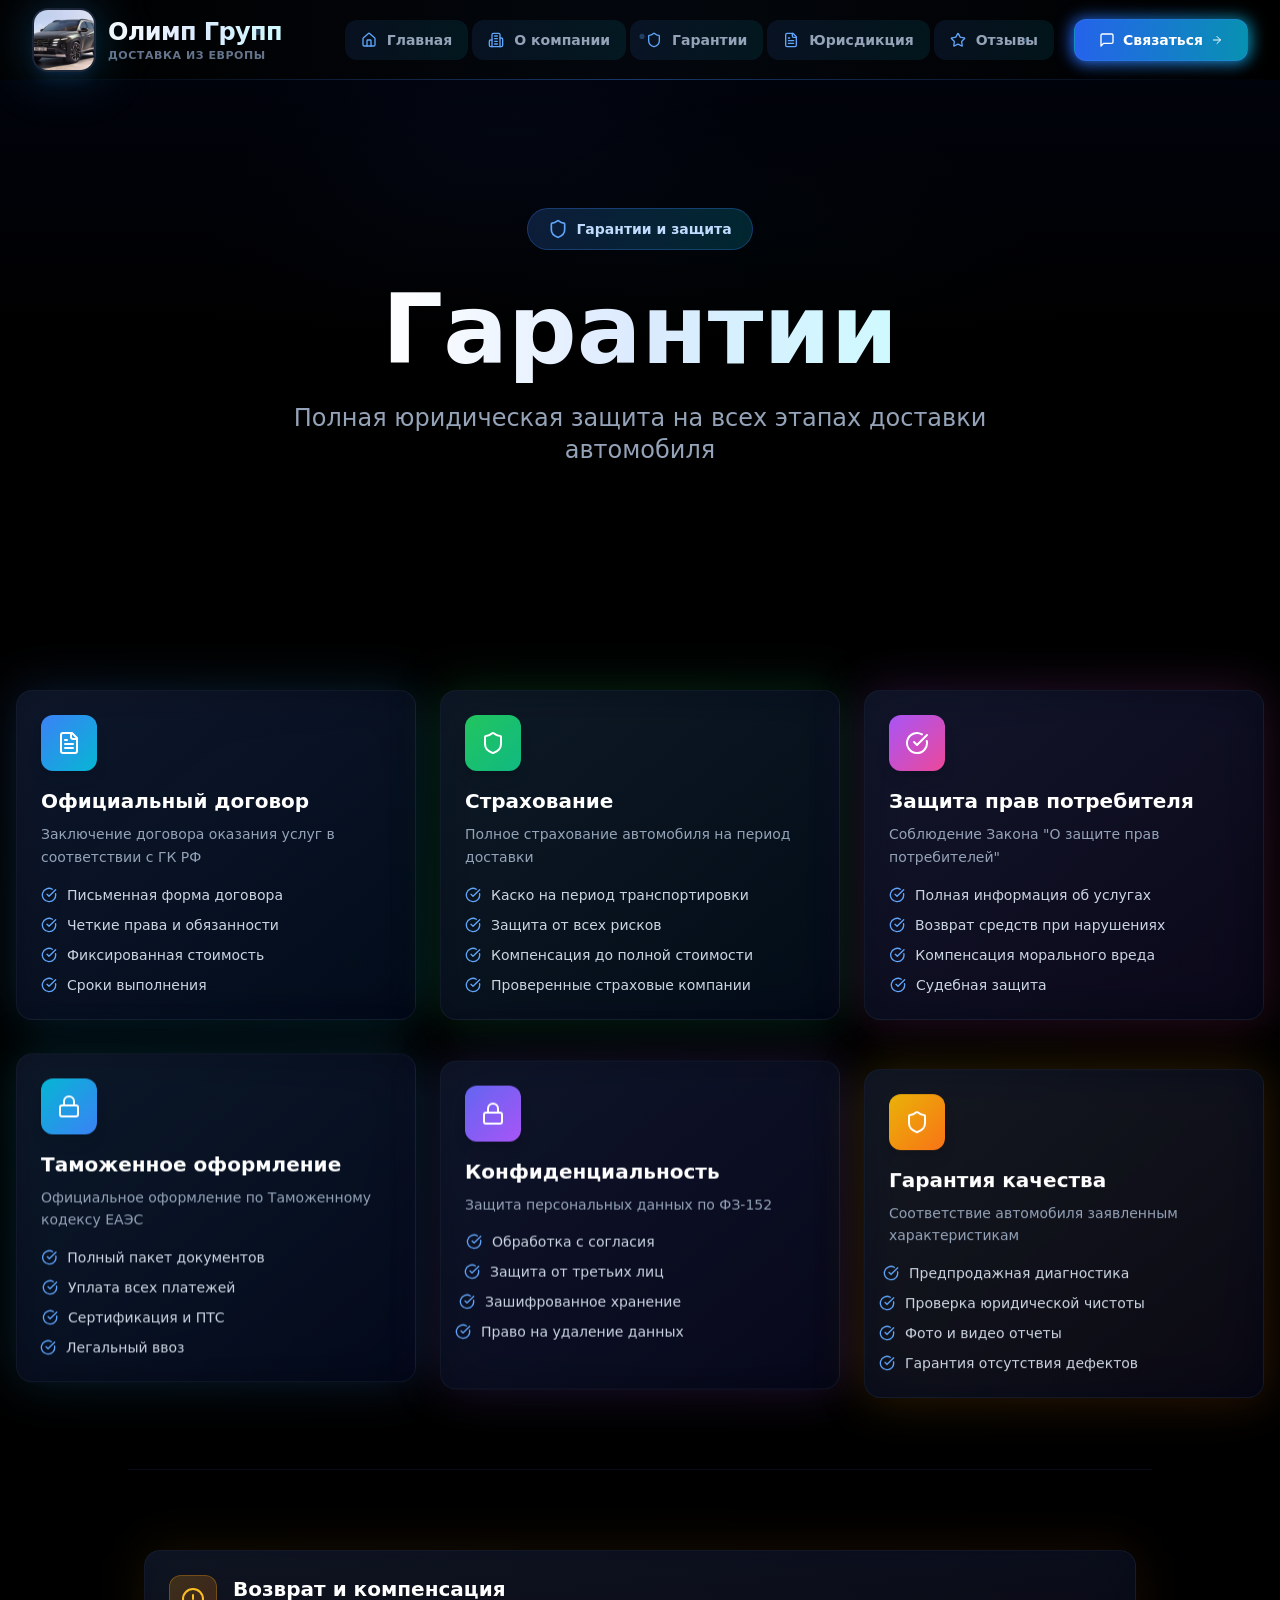
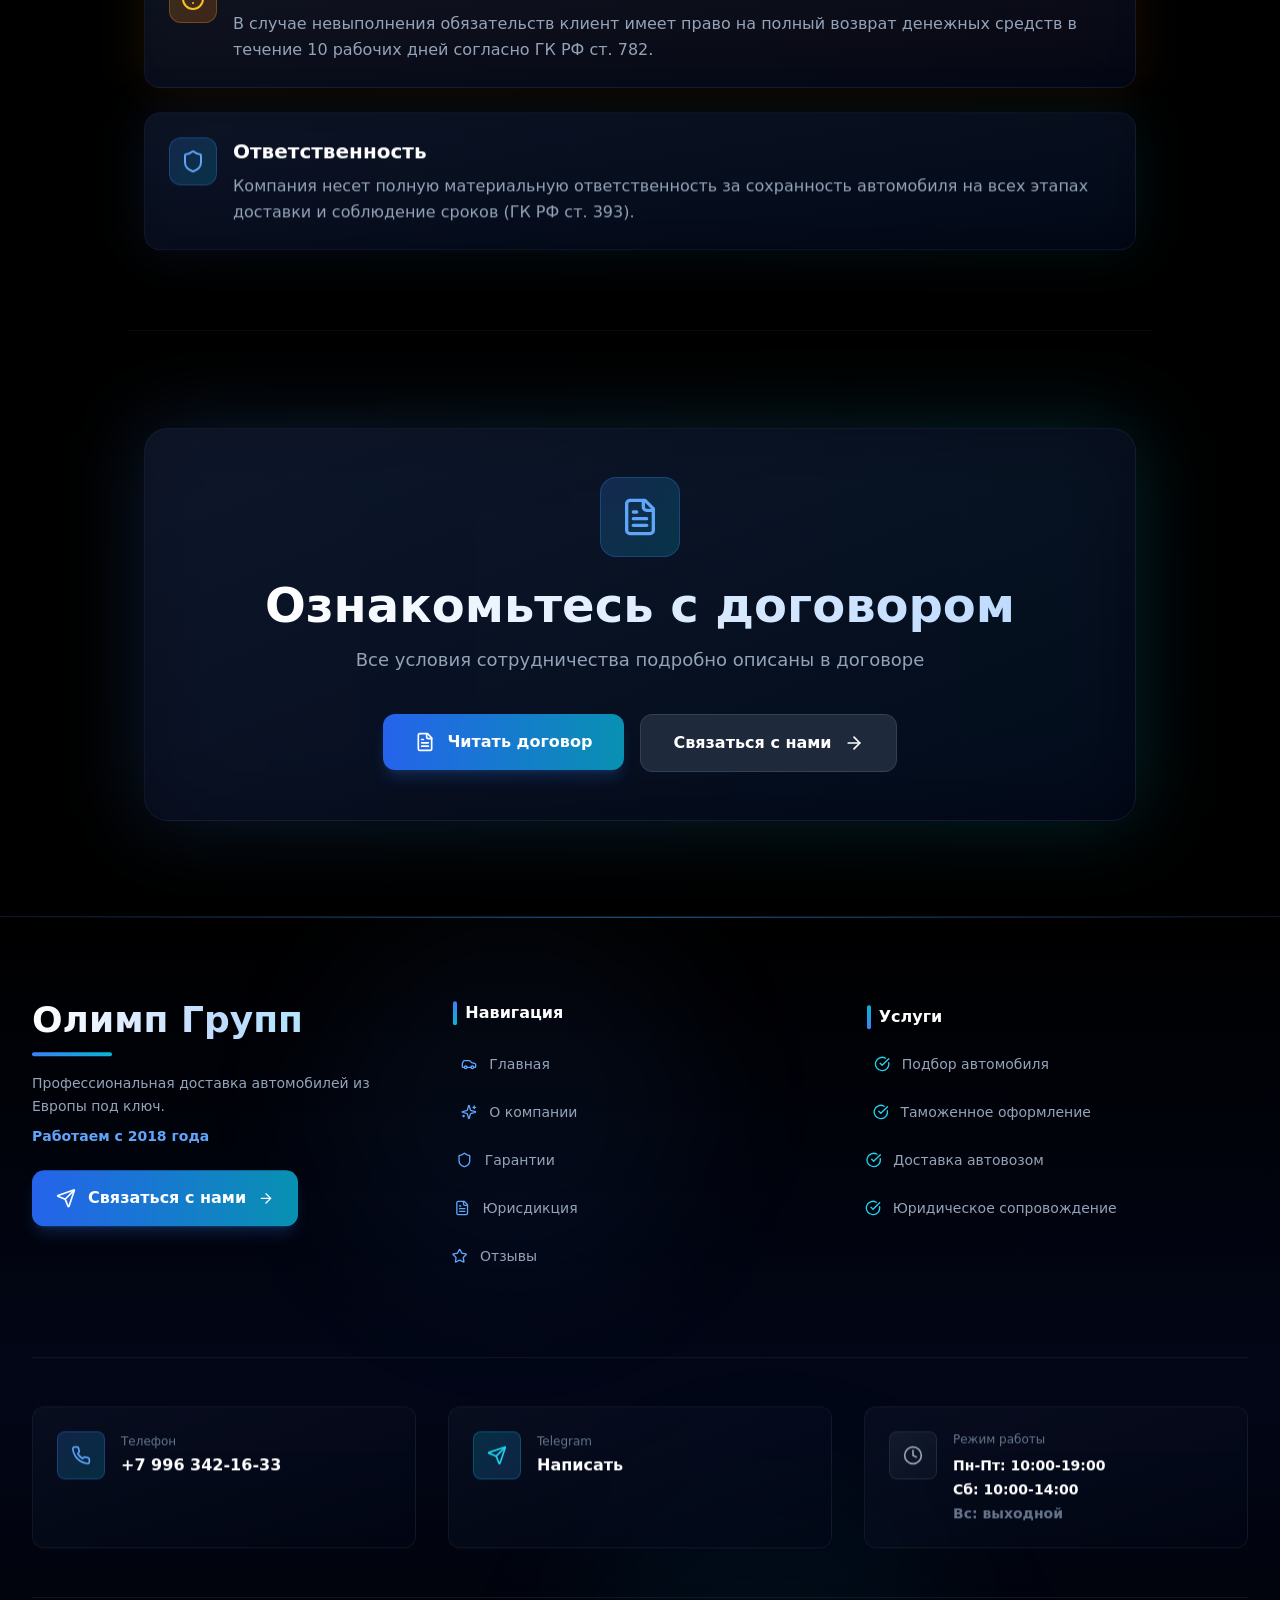
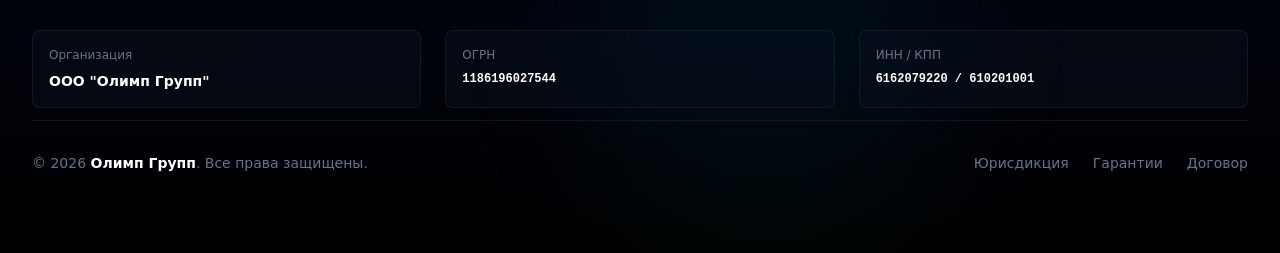
<file: guarantees.html>
<!DOCTYPE html><!--Ij4FH84LUHVRXB_VIVswp--><html lang="ru"><head><meta charSet="utf-8"/><meta name="viewport" content="width=device-width, initial-scale=1, maximum-scale=5, user-scalable=yes"/><link rel="preload" href="_next/static/media/21350d82a1f187e9-s.p.woff2" as="font" crossorigin="" type="font/woff2"/><link rel="preload" href="_next/static/media/e4af272ccee01ff0-s.p.woff2" as="font" crossorigin="" type="font/woff2"/><link rel="stylesheet" href="_next/static/css/0657a50fd9058f24.css" data-precedence="next"/><link rel="preload" as="script" fetchPriority="low" href="_next/static/chunks/webpack-58bae330a949ec71.js"/><script src="_next/static/chunks/4bd1b696-c023c6e3521b1417.js" async=""></script><script src="_next/static/chunks/255-47484af636b98715.js" async=""></script><script src="_next/static/chunks/main-app-4bbaad0c344c2394.js" async=""></script><script src="_next/static/chunks/559-f49861c7878f85d4.js" async=""></script><script src="_next/static/chunks/619-ba102abea3e3d0e4.js" async=""></script><script src="_next/static/chunks/794-d8f1a6fb1cdb91a3.js" async=""></script><script src="_next/static/chunks/app/layout-c5e2104e7aca2ef4.js" async=""></script><script src="_next/static/chunks/app/guarantees/page-c373252bde05cc88.js" async=""></script><meta name="next-size-adjust" content=""/><link rel="icon" href="icon.ico" sizes="any"/><link rel="icon" href="icon.ico" type="image/x-icon"/><link rel="apple-touch-icon" href="logo.jpg"/><link rel="preconnect" href="https://fonts.googleapis.com"/><link rel="preconnect" href="https://fonts.gstatic.com" crossorigin="anonymous"/><link rel="dns-prefetch" href="https://t.me"/><link rel="dns-prefetch" href="https://ipapi.co"/><meta name="theme-color" media="(prefers-color-scheme: dark)" content="#000000"/><meta name="theme-color" media="(prefers-color-scheme: light)" content="#ffffff"/><title>Олимп Групп- Доставка автомобилей из Европы под ключ | Купить авто из Германии</title><meta name="description" content="Официальная доставка автомобилей из Европы и Германии. BMW, Mercedes, Audi 2022-2025 года по выгодным ценам. Пригон авто под ключ с растаможкой. Гарантия качества. Поддержка 24/7."/><meta name="author" content="Олимп Групп"/><link rel="manifest" href="manifest.json"/><meta name="keywords" content="доставка автомобилей из европы,авто из германии,купить машину из европы,пригон автомобилей,растаможка автомобилей,авто из европы под ключ,bmw из германии,mercedes из европы,audi из германии,новые автомобили 2022,новые автомобили 2023,новые автомобили 2024,новые автомобили 2025,доставка машин из германии,выгодные цены на авто,официальная доставка авто"/><meta name="creator" content="Олимп Групп"/><meta name="publisher" content="ООО &quot;Олимп Групп&quot;"/><meta name="robots" content="index, follow"/><meta name="googlebot" content="index, follow, max-video-preview:-1, max-image-preview:large, max-snippet:-1"/><meta name="format-detection" content="telephone=no"/><meta name="google-site-verification" content="google_verification_code"/><meta name="yandex-verification" content="yandex_verification_code"/><meta property="og:title" content="Олимп Групп- Доставка автомобилей из Европы под ключ"/><meta property="og:description" content="Официальная доставка автомобилей из Европы и Германии. BMW, Mercedes, Audi по выгодным ценам. Пригон авто под ключ с растаможкой."/><meta property="og:url" content="https://polymat-coder.github.io/olimp-group"/><meta property="og:site_name" content="Олимп Групп"/><meta property="og:locale" content="ru_RU"/><meta property="og:image" content="https://polymat-coder.github.io/olimp-group/avto.jpg"/><meta property="og:image:width" content="1200"/><meta property="og:image:height" content="630"/><meta property="og:image:alt" content="Олимп Групп- Доставка автомобилей из Европы"/><meta property="og:type" content="website"/><meta name="twitter:card" content="summary_large_image"/><meta name="twitter:title" content="Олимп Групп- Доставка автомобилей из Европы"/><meta name="twitter:description" content="Официальная доставка автомобилей из Европы и Германии. BMW, Mercedes, Audi по выгодным ценам."/><meta name="twitter:image" content="https://polymat-coder.github.io/olimp-group/avto.jpg"/><link rel="shortcut icon" href="icon.ico"/><link rel="icon" href="icon.ico" sizes="any"/><link rel="icon" href="icon.ico" sizes="16x16 32x32" type="image/x-icon"/><link rel="apple-touch-icon" href="logo.jpg" sizes="180x180" type="image/jpeg"/><script src="_next/static/chunks/polyfills-42372ed130431b0a.js" noModule=""></script></head><body class="__variable_fcbcbf font-sans antialiased bg-black text-white"><div hidden=""><!--$--><!--/$--></div><nav class="fixed top-0 left-0 right-0 z-50"><div class="absolute inset-0"><div class="absolute inset-0 backdrop-blur-2xl"></div><div class="absolute inset-0 bg-gradient-to-r from-transparent via-blue-500/5 to-transparent"></div><div class="absolute bottom-0 left-0 right-0 h-px bg-gradient-to-r from-transparent via-blue-500/40 to-transparent"></div></div><div class="absolute inset-0 overflow-hidden pointer-events-none"><div class="absolute w-1 h-1 bg-blue-400/30 rounded-full" style="left:20%;top:50%"></div><div class="absolute w-1 h-1 bg-blue-400/30 rounded-full" style="left:50%;top:50%"></div><div class="absolute w-1 h-1 bg-blue-400/30 rounded-full" style="left:80%;top:50%"></div></div><div class="relative max-w-7xl mx-auto px-4 sm:px-6 lg:px-8"><div class="flex justify-between items-center h-18 md:h-20"><a class="flex items-center gap-3 group relative z-10" href="index.html"><div class="relative" tabindex="0"><div class="absolute inset-0 bg-gradient-to-br from-blue-500/30 to-cyan-500/30 blur-xl rounded-2xl"></div><div class="relative w-12 h-12 md:w-16 md:h-16 rounded-2xl overflow-hidden border-2 border-slate-700/50 bg-gradient-to-br from-slate-900/80 to-slate-950/80 backdrop-blur-sm group-hover:border-blue-500/70 transition-all shadow-lg shadow-blue-500/10 group-hover:shadow-blue-500/30"><img alt="Олимп Групп" loading="lazy" width="64" height="64" decoding="async" data-nimg="1" class="object-cover" style="color:transparent" src="logo.jpg"/></div></div><div class="flex flex-col"><span class="text-xl md:text-2xl font-black bg-gradient-to-r from-white via-blue-100 to-cyan-100 bg-clip-text text-transparent group-hover:from-blue-400 group-hover:to-cyan-400 transition-all tracking-tight">Олимп Групп</span><span class="text-[10px] md:text-[11px] text-slate-500 uppercase tracking-wider font-semibold">Доставка из Европы</span></div></a><div class="hidden lg:flex items-center gap-1"><a class="relative group" href="index.html"><div class="relative px-4 py-2.5 rounded-xl transition-all"><div class="absolute inset-0 bg-gradient-to-r from-blue-500/10 to-cyan-500/10 rounded-xl opacity-0 group-hover:opacity-100 transition-opacity"></div><div class="absolute inset-0 border border-transparent group-hover:border-blue-500/30 rounded-xl transition-all"></div><div class="relative flex items-center gap-2.5 text-slate-400 group-hover:text-white transition-colors"><div class="text-blue-400 group-hover:text-cyan-400"><svg xmlns="http://www.w3.org/2000/svg" width="24" height="24" viewBox="0 0 24 24" fill="none" stroke="currentColor" stroke-width="2" stroke-linecap="round" stroke-linejoin="round" class="lucide lucide-house w-4 h-4"><path d="M15 21v-8a1 1 0 0 0-1-1h-4a1 1 0 0 0-1 1v8"></path><path d="M3 10a2 2 0 0 1 .709-1.528l7-5.999a2 2 0 0 1 2.582 0l7 5.999A2 2 0 0 1 21 10v9a2 2 0 0 1-2 2H5a2 2 0 0 1-2-2z"></path></svg></div><span class="text-sm font-semibold">Главная</span></div><div class="absolute bottom-1 left-1/2 -translate-x-1/2 w-0 h-1 bg-gradient-to-r from-blue-500 to-cyan-500 rounded-full group-hover:w-3/4 transition-all duration-300"></div></div></a><a class="relative group" href="about.html"><div class="relative px-4 py-2.5 rounded-xl transition-all"><div class="absolute inset-0 bg-gradient-to-r from-blue-500/10 to-cyan-500/10 rounded-xl opacity-0 group-hover:opacity-100 transition-opacity"></div><div class="absolute inset-0 border border-transparent group-hover:border-blue-500/30 rounded-xl transition-all"></div><div class="relative flex items-center gap-2.5 text-slate-400 group-hover:text-white transition-colors"><div class="text-blue-400 group-hover:text-cyan-400"><svg xmlns="http://www.w3.org/2000/svg" width="24" height="24" viewBox="0 0 24 24" fill="none" stroke="currentColor" stroke-width="2" stroke-linecap="round" stroke-linejoin="round" class="lucide lucide-building2 w-4 h-4"><path d="M6 22V4a2 2 0 0 1 2-2h8a2 2 0 0 1 2 2v18Z"></path><path d="M6 12H4a2 2 0 0 0-2 2v6a2 2 0 0 0 2 2h2"></path><path d="M18 9h2a2 2 0 0 1 2 2v9a2 2 0 0 1-2 2h-2"></path><path d="M10 6h4"></path><path d="M10 10h4"></path><path d="M10 14h4"></path><path d="M10 18h4"></path></svg></div><span class="text-sm font-semibold">О компании</span></div><div class="absolute bottom-1 left-1/2 -translate-x-1/2 w-0 h-1 bg-gradient-to-r from-blue-500 to-cyan-500 rounded-full group-hover:w-3/4 transition-all duration-300"></div></div></a><a class="relative group" href="guarantees.html"><div class="relative px-4 py-2.5 rounded-xl transition-all"><div class="absolute inset-0 bg-gradient-to-r from-blue-500/10 to-cyan-500/10 rounded-xl opacity-0 group-hover:opacity-100 transition-opacity"></div><div class="absolute inset-0 border border-transparent group-hover:border-blue-500/30 rounded-xl transition-all"></div><div class="relative flex items-center gap-2.5 text-slate-400 group-hover:text-white transition-colors"><div class="text-blue-400 group-hover:text-cyan-400"><svg xmlns="http://www.w3.org/2000/svg" width="24" height="24" viewBox="0 0 24 24" fill="none" stroke="currentColor" stroke-width="2" stroke-linecap="round" stroke-linejoin="round" class="lucide lucide-shield w-4 h-4"><path d="M20 13c0 5-3.5 7.5-7.66 8.95a1 1 0 0 1-.67-.01C7.5 20.5 4 18 4 13V6a1 1 0 0 1 1-1c2 0 4.5-1.2 6.24-2.72a1.17 1.17 0 0 1 1.52 0C14.51 3.81 17 5 19 5a1 1 0 0 1 1 1z"></path></svg></div><span class="text-sm font-semibold">Гарантии</span></div><div class="absolute bottom-1 left-1/2 -translate-x-1/2 w-0 h-1 bg-gradient-to-r from-blue-500 to-cyan-500 rounded-full group-hover:w-3/4 transition-all duration-300"></div></div></a><a class="relative group" href="jurisdiction.html"><div class="relative px-4 py-2.5 rounded-xl transition-all"><div class="absolute inset-0 bg-gradient-to-r from-blue-500/10 to-cyan-500/10 rounded-xl opacity-0 group-hover:opacity-100 transition-opacity"></div><div class="absolute inset-0 border border-transparent group-hover:border-blue-500/30 rounded-xl transition-all"></div><div class="relative flex items-center gap-2.5 text-slate-400 group-hover:text-white transition-colors"><div class="text-blue-400 group-hover:text-cyan-400"><svg xmlns="http://www.w3.org/2000/svg" width="24" height="24" viewBox="0 0 24 24" fill="none" stroke="currentColor" stroke-width="2" stroke-linecap="round" stroke-linejoin="round" class="lucide lucide-file-text w-4 h-4"><path d="M15 2H6a2 2 0 0 0-2 2v16a2 2 0 0 0 2 2h12a2 2 0 0 0 2-2V7Z"></path><path d="M14 2v4a2 2 0 0 0 2 2h4"></path><path d="M10 9H8"></path><path d="M16 13H8"></path><path d="M16 17H8"></path></svg></div><span class="text-sm font-semibold">Юрисдикция</span></div><div class="absolute bottom-1 left-1/2 -translate-x-1/2 w-0 h-1 bg-gradient-to-r from-blue-500 to-cyan-500 rounded-full group-hover:w-3/4 transition-all duration-300"></div></div></a><a class="relative group" href="reviews.html"><div class="relative px-4 py-2.5 rounded-xl transition-all"><div class="absolute inset-0 bg-gradient-to-r from-blue-500/10 to-cyan-500/10 rounded-xl opacity-0 group-hover:opacity-100 transition-opacity"></div><div class="absolute inset-0 border border-transparent group-hover:border-blue-500/30 rounded-xl transition-all"></div><div class="relative flex items-center gap-2.5 text-slate-400 group-hover:text-white transition-colors"><div class="text-blue-400 group-hover:text-cyan-400"><svg xmlns="http://www.w3.org/2000/svg" width="24" height="24" viewBox="0 0 24 24" fill="none" stroke="currentColor" stroke-width="2" stroke-linecap="round" stroke-linejoin="round" class="lucide lucide-star w-4 h-4"><path d="M11.525 2.295a.53.53 0 0 1 .95 0l2.31 4.679a2.123 2.123 0 0 0 1.595 1.16l5.166.756a.53.53 0 0 1 .294.904l-3.736 3.638a2.123 2.123 0 0 0-.611 1.878l.882 5.14a.53.53 0 0 1-.771.56l-4.618-2.428a2.122 2.122 0 0 0-1.973 0L6.396 21.01a.53.53 0 0 1-.77-.56l.881-5.139a2.122 2.122 0 0 0-.611-1.879L2.16 9.795a.53.53 0 0 1 .294-.906l5.165-.755a2.122 2.122 0 0 0 1.597-1.16z"></path></svg></div><span class="text-sm font-semibold">Отзывы</span></div><div class="absolute bottom-1 left-1/2 -translate-x-1/2 w-0 h-1 bg-gradient-to-r from-blue-500 to-cyan-500 rounded-full group-hover:w-3/4 transition-all duration-300"></div></div></a><a class="ml-4" href="contacts.html#contact-info"><div class="relative group" tabindex="0"><div class="absolute inset-0 bg-gradient-to-r from-blue-600 to-cyan-600 rounded-xl blur opacity-50 group-hover:opacity-75"></div><div class="relative flex items-center gap-2 px-6 py-2.5 bg-gradient-to-r from-blue-600 to-cyan-600 hover:from-blue-500 hover:to-cyan-500 border border-blue-500/30 rounded-xl text-white text-sm font-bold transition-all shadow-lg shadow-blue-500/20 group-hover:shadow-blue-500/40 overflow-hidden"><div class="absolute inset-0 bg-gradient-to-r from-white/0 via-white/20 to-white/0 translate-x-[-100%] group-hover:translate-x-[100%] transition-transform duration-1000"></div><svg xmlns="http://www.w3.org/2000/svg" width="24" height="24" viewBox="0 0 24 24" fill="none" stroke="currentColor" stroke-width="2" stroke-linecap="round" stroke-linejoin="round" class="lucide lucide-message-square w-4 h-4 relative z-10"><path d="M21 15a2 2 0 0 1-2 2H7l-4 4V5a2 2 0 0 1 2-2h14a2 2 0 0 1 2 2z"></path></svg><span class="relative z-10">Связаться</span><svg xmlns="http://www.w3.org/2000/svg" width="24" height="24" viewBox="0 0 24 24" fill="none" stroke="currentColor" stroke-width="2" stroke-linecap="round" stroke-linejoin="round" class="lucide lucide-arrow-right w-3 h-3 relative z-10 group-hover:translate-x-1 transition-transform"><path d="M5 12h14"></path><path d="m12 5 7 7-7 7"></path></svg></div></div></a></div><button class="lg:hidden relative p-3 rounded-xl bg-slate-900/50 hover:bg-slate-800/50 border border-slate-700/50 backdrop-blur-sm transition-all z-50" tabindex="0"><div style="opacity:0;transform:rotate(90deg)"><svg xmlns="http://www.w3.org/2000/svg" width="24" height="24" viewBox="0 0 24 24" fill="none" stroke="currentColor" stroke-width="2" stroke-linecap="round" stroke-linejoin="round" class="lucide lucide-menu w-5 h-5 text-white"><line x1="4" x2="20" y1="12" y2="12"></line><line x1="4" x2="20" y1="6" y2="6"></line><line x1="4" x2="20" y1="18" y2="18"></line></svg></div></button></div></div></nav><main class="min-h-screen pt-20 bg-black"><section class="relative py-20 md:py-32 overflow-hidden"><div class="absolute inset-0 overflow-hidden"><div class="absolute top-0 left-1/4 w-96 h-96 bg-blue-500/10 rounded-full blur-3xl"></div><div class="absolute bottom-0 right-1/4 w-96 h-96 bg-cyan-500/10 rounded-full blur-3xl"></div><div class="absolute inset-0 bg-gradient-to-b from-slate-950/50 via-black to-black"></div></div><div class="max-w-6xl mx-auto px-4 relative z-10"><div class="text-center" style="opacity:0;transform:translateY(30px)"><div class="inline-flex items-center gap-2 px-5 py-2.5 bg-gradient-to-r from-blue-500/20 to-cyan-500/20 backdrop-blur-xl border border-blue-500/30 rounded-full mb-8" style="transform:scale(0.9)"><svg xmlns="http://www.w3.org/2000/svg" width="24" height="24" viewBox="0 0 24 24" fill="none" stroke="currentColor" stroke-width="2" stroke-linecap="round" stroke-linejoin="round" class="lucide lucide-shield w-5 h-5 text-blue-400"><path d="M20 13c0 5-3.5 7.5-7.66 8.95a1 1 0 0 1-.67-.01C7.5 20.5 4 18 4 13V6a1 1 0 0 1 1-1c2 0 4.5-1.2 6.24-2.72a1.17 1.17 0 0 1 1.52 0C14.51 3.81 17 5 19 5a1 1 0 0 1 1 1z"></path></svg><span class="text-sm text-blue-200 font-semibold">Гарантии и защита</span></div><h1 class="text-5xl md:text-7xl lg:text-8xl font-black mb-6"><span class="bg-gradient-to-r from-white via-blue-100 to-cyan-100 bg-clip-text text-transparent">Гарантии</span></h1><p class="text-xl md:text-2xl text-slate-400 max-w-3xl mx-auto leading-relaxed">Полная юридическая защита на всех этапах доставки автомобиля</p></div></div></section><section class="py-24 px-4 max-w-7xl mx-auto"><div class="grid md:grid-cols-2 lg:grid-cols-3 gap-6"><div class="relative group" style="opacity:0;transform:translateY(30px)"><div class="absolute inset-0 bg-gradient-to-br from-blue-500/20 to-cyan-500/20 rounded-2xl blur-xl opacity-0 group-hover:opacity-100 transition-opacity"></div><div class="relative p-6 bg-gradient-to-br from-slate-900/80 to-slate-950/80 border border-slate-800/50 rounded-2xl backdrop-blur-sm group-hover:border-blue-500/50 transition-all h-full"><div class="w-14 h-14 bg-gradient-to-br from-blue-500 to-cyan-500 rounded-xl flex items-center justify-center text-white mb-4 shadow-lg"><svg xmlns="http://www.w3.org/2000/svg" width="24" height="24" viewBox="0 0 24 24" fill="none" stroke="currentColor" stroke-width="2" stroke-linecap="round" stroke-linejoin="round" class="lucide lucide-file-text w-6 h-6"><path d="M15 2H6a2 2 0 0 0-2 2v16a2 2 0 0 0 2 2h12a2 2 0 0 0 2-2V7Z"></path><path d="M14 2v4a2 2 0 0 0 2 2h4"></path><path d="M10 9H8"></path><path d="M16 13H8"></path><path d="M16 17H8"></path></svg></div><h3 class="text-xl font-bold text-white mb-2">Официальный договор</h3><p class="text-slate-400 text-sm mb-4 leading-relaxed">Заключение договора оказания услуг в соответствии с ГК РФ</p><ul class="space-y-2.5"><li class="flex items-start gap-2.5 text-slate-300 text-sm" style="opacity:0;transform:translateX(-10px)"><svg xmlns="http://www.w3.org/2000/svg" width="24" height="24" viewBox="0 0 24 24" fill="none" stroke="currentColor" stroke-width="2" stroke-linecap="round" stroke-linejoin="round" class="lucide lucide-circle-check-big w-4 h-4 text-blue-400 mt-0.5 flex-shrink-0"><path d="M21.801 10A10 10 0 1 1 17 3.335"></path><path d="m9 11 3 3L22 4"></path></svg><span>Письменная форма договора</span></li><li class="flex items-start gap-2.5 text-slate-300 text-sm" style="opacity:0;transform:translateX(-10px)"><svg xmlns="http://www.w3.org/2000/svg" width="24" height="24" viewBox="0 0 24 24" fill="none" stroke="currentColor" stroke-width="2" stroke-linecap="round" stroke-linejoin="round" class="lucide lucide-circle-check-big w-4 h-4 text-blue-400 mt-0.5 flex-shrink-0"><path d="M21.801 10A10 10 0 1 1 17 3.335"></path><path d="m9 11 3 3L22 4"></path></svg><span>Четкие права и обязанности</span></li><li class="flex items-start gap-2.5 text-slate-300 text-sm" style="opacity:0;transform:translateX(-10px)"><svg xmlns="http://www.w3.org/2000/svg" width="24" height="24" viewBox="0 0 24 24" fill="none" stroke="currentColor" stroke-width="2" stroke-linecap="round" stroke-linejoin="round" class="lucide lucide-circle-check-big w-4 h-4 text-blue-400 mt-0.5 flex-shrink-0"><path d="M21.801 10A10 10 0 1 1 17 3.335"></path><path d="m9 11 3 3L22 4"></path></svg><span>Фиксированная стоимость</span></li><li class="flex items-start gap-2.5 text-slate-300 text-sm" style="opacity:0;transform:translateX(-10px)"><svg xmlns="http://www.w3.org/2000/svg" width="24" height="24" viewBox="0 0 24 24" fill="none" stroke="currentColor" stroke-width="2" stroke-linecap="round" stroke-linejoin="round" class="lucide lucide-circle-check-big w-4 h-4 text-blue-400 mt-0.5 flex-shrink-0"><path d="M21.801 10A10 10 0 1 1 17 3.335"></path><path d="m9 11 3 3L22 4"></path></svg><span>Сроки выполнения</span></li></ul></div></div><div class="relative group" style="opacity:0;transform:translateY(30px)"><div class="absolute inset-0 bg-gradient-to-br from-green-500/20 to-emerald-500/20 rounded-2xl blur-xl opacity-0 group-hover:opacity-100 transition-opacity"></div><div class="relative p-6 bg-gradient-to-br from-slate-900/80 to-slate-950/80 border border-slate-800/50 rounded-2xl backdrop-blur-sm group-hover:border-blue-500/50 transition-all h-full"><div class="w-14 h-14 bg-gradient-to-br from-green-500 to-emerald-500 rounded-xl flex items-center justify-center text-white mb-4 shadow-lg"><svg xmlns="http://www.w3.org/2000/svg" width="24" height="24" viewBox="0 0 24 24" fill="none" stroke="currentColor" stroke-width="2" stroke-linecap="round" stroke-linejoin="round" class="lucide lucide-shield w-6 h-6"><path d="M20 13c0 5-3.5 7.5-7.66 8.95a1 1 0 0 1-.67-.01C7.5 20.5 4 18 4 13V6a1 1 0 0 1 1-1c2 0 4.5-1.2 6.24-2.72a1.17 1.17 0 0 1 1.52 0C14.51 3.81 17 5 19 5a1 1 0 0 1 1 1z"></path></svg></div><h3 class="text-xl font-bold text-white mb-2">Страхование</h3><p class="text-slate-400 text-sm mb-4 leading-relaxed">Полное страхование автомобиля на период доставки</p><ul class="space-y-2.5"><li class="flex items-start gap-2.5 text-slate-300 text-sm" style="opacity:0;transform:translateX(-10px)"><svg xmlns="http://www.w3.org/2000/svg" width="24" height="24" viewBox="0 0 24 24" fill="none" stroke="currentColor" stroke-width="2" stroke-linecap="round" stroke-linejoin="round" class="lucide lucide-circle-check-big w-4 h-4 text-blue-400 mt-0.5 flex-shrink-0"><path d="M21.801 10A10 10 0 1 1 17 3.335"></path><path d="m9 11 3 3L22 4"></path></svg><span>Каско на период транспортировки</span></li><li class="flex items-start gap-2.5 text-slate-300 text-sm" style="opacity:0;transform:translateX(-10px)"><svg xmlns="http://www.w3.org/2000/svg" width="24" height="24" viewBox="0 0 24 24" fill="none" stroke="currentColor" stroke-width="2" stroke-linecap="round" stroke-linejoin="round" class="lucide lucide-circle-check-big w-4 h-4 text-blue-400 mt-0.5 flex-shrink-0"><path d="M21.801 10A10 10 0 1 1 17 3.335"></path><path d="m9 11 3 3L22 4"></path></svg><span>Защита от всех рисков</span></li><li class="flex items-start gap-2.5 text-slate-300 text-sm" style="opacity:0;transform:translateX(-10px)"><svg xmlns="http://www.w3.org/2000/svg" width="24" height="24" viewBox="0 0 24 24" fill="none" stroke="currentColor" stroke-width="2" stroke-linecap="round" stroke-linejoin="round" class="lucide lucide-circle-check-big w-4 h-4 text-blue-400 mt-0.5 flex-shrink-0"><path d="M21.801 10A10 10 0 1 1 17 3.335"></path><path d="m9 11 3 3L22 4"></path></svg><span>Компенсация до полной стоимости</span></li><li class="flex items-start gap-2.5 text-slate-300 text-sm" style="opacity:0;transform:translateX(-10px)"><svg xmlns="http://www.w3.org/2000/svg" width="24" height="24" viewBox="0 0 24 24" fill="none" stroke="currentColor" stroke-width="2" stroke-linecap="round" stroke-linejoin="round" class="lucide lucide-circle-check-big w-4 h-4 text-blue-400 mt-0.5 flex-shrink-0"><path d="M21.801 10A10 10 0 1 1 17 3.335"></path><path d="m9 11 3 3L22 4"></path></svg><span>Проверенные страховые компании</span></li></ul></div></div><div class="relative group" style="opacity:0;transform:translateY(30px)"><div class="absolute inset-0 bg-gradient-to-br from-purple-500/20 to-pink-500/20 rounded-2xl blur-xl opacity-0 group-hover:opacity-100 transition-opacity"></div><div class="relative p-6 bg-gradient-to-br from-slate-900/80 to-slate-950/80 border border-slate-800/50 rounded-2xl backdrop-blur-sm group-hover:border-blue-500/50 transition-all h-full"><div class="w-14 h-14 bg-gradient-to-br from-purple-500 to-pink-500 rounded-xl flex items-center justify-center text-white mb-4 shadow-lg"><svg xmlns="http://www.w3.org/2000/svg" width="24" height="24" viewBox="0 0 24 24" fill="none" stroke="currentColor" stroke-width="2" stroke-linecap="round" stroke-linejoin="round" class="lucide lucide-circle-check-big w-6 h-6"><path d="M21.801 10A10 10 0 1 1 17 3.335"></path><path d="m9 11 3 3L22 4"></path></svg></div><h3 class="text-xl font-bold text-white mb-2">Защита прав потребителя</h3><p class="text-slate-400 text-sm mb-4 leading-relaxed">Соблюдение Закона &quot;О защите прав потребителей&quot;</p><ul class="space-y-2.5"><li class="flex items-start gap-2.5 text-slate-300 text-sm" style="opacity:0;transform:translateX(-10px)"><svg xmlns="http://www.w3.org/2000/svg" width="24" height="24" viewBox="0 0 24 24" fill="none" stroke="currentColor" stroke-width="2" stroke-linecap="round" stroke-linejoin="round" class="lucide lucide-circle-check-big w-4 h-4 text-blue-400 mt-0.5 flex-shrink-0"><path d="M21.801 10A10 10 0 1 1 17 3.335"></path><path d="m9 11 3 3L22 4"></path></svg><span>Полная информация об услугах</span></li><li class="flex items-start gap-2.5 text-slate-300 text-sm" style="opacity:0;transform:translateX(-10px)"><svg xmlns="http://www.w3.org/2000/svg" width="24" height="24" viewBox="0 0 24 24" fill="none" stroke="currentColor" stroke-width="2" stroke-linecap="round" stroke-linejoin="round" class="lucide lucide-circle-check-big w-4 h-4 text-blue-400 mt-0.5 flex-shrink-0"><path d="M21.801 10A10 10 0 1 1 17 3.335"></path><path d="m9 11 3 3L22 4"></path></svg><span>Возврат средств при нарушениях</span></li><li class="flex items-start gap-2.5 text-slate-300 text-sm" style="opacity:0;transform:translateX(-10px)"><svg xmlns="http://www.w3.org/2000/svg" width="24" height="24" viewBox="0 0 24 24" fill="none" stroke="currentColor" stroke-width="2" stroke-linecap="round" stroke-linejoin="round" class="lucide lucide-circle-check-big w-4 h-4 text-blue-400 mt-0.5 flex-shrink-0"><path d="M21.801 10A10 10 0 1 1 17 3.335"></path><path d="m9 11 3 3L22 4"></path></svg><span>Компенсация морального вреда</span></li><li class="flex items-start gap-2.5 text-slate-300 text-sm" style="opacity:0;transform:translateX(-10px)"><svg xmlns="http://www.w3.org/2000/svg" width="24" height="24" viewBox="0 0 24 24" fill="none" stroke="currentColor" stroke-width="2" stroke-linecap="round" stroke-linejoin="round" class="lucide lucide-circle-check-big w-4 h-4 text-blue-400 mt-0.5 flex-shrink-0"><path d="M21.801 10A10 10 0 1 1 17 3.335"></path><path d="m9 11 3 3L22 4"></path></svg><span>Судебная защита</span></li></ul></div></div><div class="relative group" style="opacity:0;transform:translateY(30px)"><div class="absolute inset-0 bg-gradient-to-br from-cyan-500/20 to-blue-500/20 rounded-2xl blur-xl opacity-0 group-hover:opacity-100 transition-opacity"></div><div class="relative p-6 bg-gradient-to-br from-slate-900/80 to-slate-950/80 border border-slate-800/50 rounded-2xl backdrop-blur-sm group-hover:border-blue-500/50 transition-all h-full"><div class="w-14 h-14 bg-gradient-to-br from-cyan-500 to-blue-500 rounded-xl flex items-center justify-center text-white mb-4 shadow-lg"><svg xmlns="http://www.w3.org/2000/svg" width="24" height="24" viewBox="0 0 24 24" fill="none" stroke="currentColor" stroke-width="2" stroke-linecap="round" stroke-linejoin="round" class="lucide lucide-lock w-6 h-6"><rect width="18" height="11" x="3" y="11" rx="2" ry="2"></rect><path d="M7 11V7a5 5 0 0 1 10 0v4"></path></svg></div><h3 class="text-xl font-bold text-white mb-2">Таможенное оформление</h3><p class="text-slate-400 text-sm mb-4 leading-relaxed">Официальное оформление по Таможенному кодексу ЕАЭС</p><ul class="space-y-2.5"><li class="flex items-start gap-2.5 text-slate-300 text-sm" style="opacity:0;transform:translateX(-10px)"><svg xmlns="http://www.w3.org/2000/svg" width="24" height="24" viewBox="0 0 24 24" fill="none" stroke="currentColor" stroke-width="2" stroke-linecap="round" stroke-linejoin="round" class="lucide lucide-circle-check-big w-4 h-4 text-blue-400 mt-0.5 flex-shrink-0"><path d="M21.801 10A10 10 0 1 1 17 3.335"></path><path d="m9 11 3 3L22 4"></path></svg><span>Полный пакет документов</span></li><li class="flex items-start gap-2.5 text-slate-300 text-sm" style="opacity:0;transform:translateX(-10px)"><svg xmlns="http://www.w3.org/2000/svg" width="24" height="24" viewBox="0 0 24 24" fill="none" stroke="currentColor" stroke-width="2" stroke-linecap="round" stroke-linejoin="round" class="lucide lucide-circle-check-big w-4 h-4 text-blue-400 mt-0.5 flex-shrink-0"><path d="M21.801 10A10 10 0 1 1 17 3.335"></path><path d="m9 11 3 3L22 4"></path></svg><span>Уплата всех платежей</span></li><li class="flex items-start gap-2.5 text-slate-300 text-sm" style="opacity:0;transform:translateX(-10px)"><svg xmlns="http://www.w3.org/2000/svg" width="24" height="24" viewBox="0 0 24 24" fill="none" stroke="currentColor" stroke-width="2" stroke-linecap="round" stroke-linejoin="round" class="lucide lucide-circle-check-big w-4 h-4 text-blue-400 mt-0.5 flex-shrink-0"><path d="M21.801 10A10 10 0 1 1 17 3.335"></path><path d="m9 11 3 3L22 4"></path></svg><span>Сертификация и ПТС</span></li><li class="flex items-start gap-2.5 text-slate-300 text-sm" style="opacity:0;transform:translateX(-10px)"><svg xmlns="http://www.w3.org/2000/svg" width="24" height="24" viewBox="0 0 24 24" fill="none" stroke="currentColor" stroke-width="2" stroke-linecap="round" stroke-linejoin="round" class="lucide lucide-circle-check-big w-4 h-4 text-blue-400 mt-0.5 flex-shrink-0"><path d="M21.801 10A10 10 0 1 1 17 3.335"></path><path d="m9 11 3 3L22 4"></path></svg><span>Легальный ввоз</span></li></ul></div></div><div class="relative group" style="opacity:0;transform:translateY(30px)"><div class="absolute inset-0 bg-gradient-to-br from-indigo-500/20 to-purple-500/20 rounded-2xl blur-xl opacity-0 group-hover:opacity-100 transition-opacity"></div><div class="relative p-6 bg-gradient-to-br from-slate-900/80 to-slate-950/80 border border-slate-800/50 rounded-2xl backdrop-blur-sm group-hover:border-blue-500/50 transition-all h-full"><div class="w-14 h-14 bg-gradient-to-br from-indigo-500 to-purple-500 rounded-xl flex items-center justify-center text-white mb-4 shadow-lg"><svg xmlns="http://www.w3.org/2000/svg" width="24" height="24" viewBox="0 0 24 24" fill="none" stroke="currentColor" stroke-width="2" stroke-linecap="round" stroke-linejoin="round" class="lucide lucide-lock w-6 h-6"><rect width="18" height="11" x="3" y="11" rx="2" ry="2"></rect><path d="M7 11V7a5 5 0 0 1 10 0v4"></path></svg></div><h3 class="text-xl font-bold text-white mb-2">Конфиденциальность</h3><p class="text-slate-400 text-sm mb-4 leading-relaxed">Защита персональных данных по ФЗ-152</p><ul class="space-y-2.5"><li class="flex items-start gap-2.5 text-slate-300 text-sm" style="opacity:0;transform:translateX(-10px)"><svg xmlns="http://www.w3.org/2000/svg" width="24" height="24" viewBox="0 0 24 24" fill="none" stroke="currentColor" stroke-width="2" stroke-linecap="round" stroke-linejoin="round" class="lucide lucide-circle-check-big w-4 h-4 text-blue-400 mt-0.5 flex-shrink-0"><path d="M21.801 10A10 10 0 1 1 17 3.335"></path><path d="m9 11 3 3L22 4"></path></svg><span>Обработка с согласия</span></li><li class="flex items-start gap-2.5 text-slate-300 text-sm" style="opacity:0;transform:translateX(-10px)"><svg xmlns="http://www.w3.org/2000/svg" width="24" height="24" viewBox="0 0 24 24" fill="none" stroke="currentColor" stroke-width="2" stroke-linecap="round" stroke-linejoin="round" class="lucide lucide-circle-check-big w-4 h-4 text-blue-400 mt-0.5 flex-shrink-0"><path d="M21.801 10A10 10 0 1 1 17 3.335"></path><path d="m9 11 3 3L22 4"></path></svg><span>Защита от третьих лиц</span></li><li class="flex items-start gap-2.5 text-slate-300 text-sm" style="opacity:0;transform:translateX(-10px)"><svg xmlns="http://www.w3.org/2000/svg" width="24" height="24" viewBox="0 0 24 24" fill="none" stroke="currentColor" stroke-width="2" stroke-linecap="round" stroke-linejoin="round" class="lucide lucide-circle-check-big w-4 h-4 text-blue-400 mt-0.5 flex-shrink-0"><path d="M21.801 10A10 10 0 1 1 17 3.335"></path><path d="m9 11 3 3L22 4"></path></svg><span>Зашифрованное хранение</span></li><li class="flex items-start gap-2.5 text-slate-300 text-sm" style="opacity:0;transform:translateX(-10px)"><svg xmlns="http://www.w3.org/2000/svg" width="24" height="24" viewBox="0 0 24 24" fill="none" stroke="currentColor" stroke-width="2" stroke-linecap="round" stroke-linejoin="round" class="lucide lucide-circle-check-big w-4 h-4 text-blue-400 mt-0.5 flex-shrink-0"><path d="M21.801 10A10 10 0 1 1 17 3.335"></path><path d="m9 11 3 3L22 4"></path></svg><span>Право на удаление данных</span></li></ul></div></div><div class="relative group" style="opacity:0;transform:translateY(30px)"><div class="absolute inset-0 bg-gradient-to-br from-yellow-500/20 to-orange-500/20 rounded-2xl blur-xl opacity-0 group-hover:opacity-100 transition-opacity"></div><div class="relative p-6 bg-gradient-to-br from-slate-900/80 to-slate-950/80 border border-slate-800/50 rounded-2xl backdrop-blur-sm group-hover:border-blue-500/50 transition-all h-full"><div class="w-14 h-14 bg-gradient-to-br from-yellow-500 to-orange-500 rounded-xl flex items-center justify-center text-white mb-4 shadow-lg"><svg xmlns="http://www.w3.org/2000/svg" width="24" height="24" viewBox="0 0 24 24" fill="none" stroke="currentColor" stroke-width="2" stroke-linecap="round" stroke-linejoin="round" class="lucide lucide-shield w-6 h-6"><path d="M20 13c0 5-3.5 7.5-7.66 8.95a1 1 0 0 1-.67-.01C7.5 20.5 4 18 4 13V6a1 1 0 0 1 1-1c2 0 4.5-1.2 6.24-2.72a1.17 1.17 0 0 1 1.52 0C14.51 3.81 17 5 19 5a1 1 0 0 1 1 1z"></path></svg></div><h3 class="text-xl font-bold text-white mb-2">Гарантия качества</h3><p class="text-slate-400 text-sm mb-4 leading-relaxed">Соответствие автомобиля заявленным характеристикам</p><ul class="space-y-2.5"><li class="flex items-start gap-2.5 text-slate-300 text-sm" style="opacity:0;transform:translateX(-10px)"><svg xmlns="http://www.w3.org/2000/svg" width="24" height="24" viewBox="0 0 24 24" fill="none" stroke="currentColor" stroke-width="2" stroke-linecap="round" stroke-linejoin="round" class="lucide lucide-circle-check-big w-4 h-4 text-blue-400 mt-0.5 flex-shrink-0"><path d="M21.801 10A10 10 0 1 1 17 3.335"></path><path d="m9 11 3 3L22 4"></path></svg><span>Предпродажная диагностика</span></li><li class="flex items-start gap-2.5 text-slate-300 text-sm" style="opacity:0;transform:translateX(-10px)"><svg xmlns="http://www.w3.org/2000/svg" width="24" height="24" viewBox="0 0 24 24" fill="none" stroke="currentColor" stroke-width="2" stroke-linecap="round" stroke-linejoin="round" class="lucide lucide-circle-check-big w-4 h-4 text-blue-400 mt-0.5 flex-shrink-0"><path d="M21.801 10A10 10 0 1 1 17 3.335"></path><path d="m9 11 3 3L22 4"></path></svg><span>Проверка юридической чистоты</span></li><li class="flex items-start gap-2.5 text-slate-300 text-sm" style="opacity:0;transform:translateX(-10px)"><svg xmlns="http://www.w3.org/2000/svg" width="24" height="24" viewBox="0 0 24 24" fill="none" stroke="currentColor" stroke-width="2" stroke-linecap="round" stroke-linejoin="round" class="lucide lucide-circle-check-big w-4 h-4 text-blue-400 mt-0.5 flex-shrink-0"><path d="M21.801 10A10 10 0 1 1 17 3.335"></path><path d="m9 11 3 3L22 4"></path></svg><span>Фото и видео отчеты</span></li><li class="flex items-start gap-2.5 text-slate-300 text-sm" style="opacity:0;transform:translateX(-10px)"><svg xmlns="http://www.w3.org/2000/svg" width="24" height="24" viewBox="0 0 24 24" fill="none" stroke="currentColor" stroke-width="2" stroke-linecap="round" stroke-linejoin="round" class="lucide lucide-circle-check-big w-4 h-4 text-blue-400 mt-0.5 flex-shrink-0"><path d="M21.801 10A10 10 0 1 1 17 3.335"></path><path d="m9 11 3 3L22 4"></path></svg><span>Гарантия отсутствия дефектов</span></li></ul></div></div></div></section><section class="py-20 px-4 max-w-5xl mx-auto border-y border-slate-900/50"><div class="space-y-6"><div class="relative group" style="opacity:0;transform:translateY(20px)"><div class="absolute inset-0 bg-gradient-to-r from-amber-500/10 to-orange-500/10 rounded-2xl blur-xl opacity-0 group-hover:opacity-100 transition-opacity"></div><div class="relative p-6 bg-gradient-to-br from-slate-900/80 to-slate-950/80 border border-slate-800/50 rounded-2xl backdrop-blur-sm"><div class="flex items-start gap-4"><div class="w-12 h-12 bg-gradient-to-br from-amber-500/20 to-orange-500/20 rounded-xl flex items-center justify-center border border-amber-500/30 flex-shrink-0"><svg xmlns="http://www.w3.org/2000/svg" width="24" height="24" viewBox="0 0 24 24" fill="none" stroke="currentColor" stroke-width="2" stroke-linecap="round" stroke-linejoin="round" class="lucide lucide-circle-alert w-6 h-6 text-amber-400"><circle cx="12" cy="12" r="10"></circle><line x1="12" x2="12" y1="8" y2="12"></line><line x1="12" x2="12.01" y1="16" y2="16"></line></svg></div><div><h3 class="text-xl font-bold text-white mb-2">Возврат и компенсация</h3><p class="text-slate-400 leading-relaxed">В случае невыполнения обязательств клиент имеет право на полный возврат денежных средств в течение 10 рабочих дней согласно ГК РФ ст. 782.</p></div></div></div></div><div class="relative group" style="opacity:0;transform:translateY(20px)"><div class="absolute inset-0 bg-gradient-to-r from-blue-500/10 to-cyan-500/10 rounded-2xl blur-xl opacity-0 group-hover:opacity-100 transition-opacity"></div><div class="relative p-6 bg-gradient-to-br from-slate-900/80 to-slate-950/80 border border-slate-800/50 rounded-2xl backdrop-blur-sm"><div class="flex items-start gap-4"><div class="w-12 h-12 bg-gradient-to-br from-blue-500/20 to-cyan-500/20 rounded-xl flex items-center justify-center border border-blue-500/30 flex-shrink-0"><svg xmlns="http://www.w3.org/2000/svg" width="24" height="24" viewBox="0 0 24 24" fill="none" stroke="currentColor" stroke-width="2" stroke-linecap="round" stroke-linejoin="round" class="lucide lucide-shield w-6 h-6 text-blue-400"><path d="M20 13c0 5-3.5 7.5-7.66 8.95a1 1 0 0 1-.67-.01C7.5 20.5 4 18 4 13V6a1 1 0 0 1 1-1c2 0 4.5-1.2 6.24-2.72a1.17 1.17 0 0 1 1.52 0C14.51 3.81 17 5 19 5a1 1 0 0 1 1 1z"></path></svg></div><div><h3 class="text-xl font-bold text-white mb-2">Ответственность</h3><p class="text-slate-400 leading-relaxed">Компания несет полную материальную ответственность за сохранность автомобиля на всех этапах доставки и соблюдение сроков (ГК РФ ст. 393).</p></div></div></div></div></div></section><section class="py-24 px-4 max-w-5xl mx-auto"><div class="relative group" style="opacity:0;transform:translateY(30px)"><div class="absolute inset-0 bg-gradient-to-r from-blue-500/20 to-cyan-500/20 rounded-3xl blur-2xl opacity-0 group-hover:opacity-100 transition-opacity"></div><div class="relative text-center p-12 bg-gradient-to-br from-slate-900/80 to-slate-950/80 border border-slate-800/50 rounded-3xl backdrop-blur-sm"><div class="w-20 h-20 bg-gradient-to-br from-blue-500/20 to-cyan-500/20 rounded-2xl flex items-center justify-center mx-auto mb-6 border border-blue-500/30"><svg xmlns="http://www.w3.org/2000/svg" width="24" height="24" viewBox="0 0 24 24" fill="none" stroke="currentColor" stroke-width="2" stroke-linecap="round" stroke-linejoin="round" class="lucide lucide-file-text w-10 h-10 text-blue-400"><path d="M15 2H6a2 2 0 0 0-2 2v16a2 2 0 0 0 2 2h12a2 2 0 0 0 2-2V7Z"></path><path d="M14 2v4a2 2 0 0 0 2 2h4"></path><path d="M10 9H8"></path><path d="M16 13H8"></path><path d="M16 17H8"></path></svg></div><h2 class="text-3xl md:text-5xl font-black mb-4"><span class="bg-gradient-to-r from-white to-blue-200 bg-clip-text text-transparent">Ознакомьтесь с договором</span></h2><p class="text-lg text-slate-400 mb-10 max-w-2xl mx-auto leading-relaxed">Все условия сотрудничества подробно описаны в договоре</p><div class="flex flex-wrap justify-center gap-4"><a href="contract.html"><button class="inline-flex items-center gap-3 px-8 py-4 bg-gradient-to-r from-blue-600 to-cyan-600 hover:from-blue-500 hover:to-cyan-500 rounded-xl text-white font-bold transition-all shadow-lg shadow-blue-500/20 hover:shadow-blue-500/40" tabindex="0"><svg xmlns="http://www.w3.org/2000/svg" width="24" height="24" viewBox="0 0 24 24" fill="none" stroke="currentColor" stroke-width="2" stroke-linecap="round" stroke-linejoin="round" class="lucide lucide-file-text w-5 h-5"><path d="M15 2H6a2 2 0 0 0-2 2v16a2 2 0 0 0 2 2h12a2 2 0 0 0 2-2V7Z"></path><path d="M14 2v4a2 2 0 0 0 2 2h4"></path><path d="M10 9H8"></path><path d="M16 13H8"></path><path d="M16 17H8"></path></svg><span>Читать договор</span></button></a><a href="contacts.html#contact-info"><button class="inline-flex items-center gap-3 px-8 py-4 bg-slate-800 hover:bg-slate-700 border border-slate-700 rounded-xl text-white font-bold transition-all" tabindex="0"><span>Связаться с нами</span><svg xmlns="http://www.w3.org/2000/svg" width="24" height="24" viewBox="0 0 24 24" fill="none" stroke="currentColor" stroke-width="2" stroke-linecap="round" stroke-linejoin="round" class="lucide lucide-arrow-right w-5 h-5"><path d="M5 12h14"></path><path d="m12 5 7 7-7 7"></path></svg></button></a></div></div></div></section></main><!--$--><!--/$--><footer class="relative bg-gradient-to-b from-black via-slate-950 to-black border-t border-slate-900 overflow-hidden"><div class="absolute inset-0 overflow-hidden pointer-events-none"><div class="absolute top-0 left-1/4 w-96 h-96 bg-blue-500/5 rounded-full blur-3xl"></div><div class="absolute bottom-0 right-1/4 w-96 h-96 bg-cyan-500/5 rounded-full blur-3xl"></div></div><div class="relative h-px bg-gradient-to-r from-transparent via-blue-500/40 to-transparent"><div class="absolute inset-0 bg-gradient-to-r from-transparent via-cyan-500/20 to-transparent animate-pulse"></div></div><div class="relative max-w-7xl mx-auto px-4 sm:px-6 lg:px-8 py-16 md:py-20"><div class="grid grid-cols-1 lg:grid-cols-3 gap-12 mb-16"><div class="lg:col-span-1"><div style="opacity:0;transform:translateY(20px)"><div class="mb-6"><h3 class="text-3xl md:text-4xl font-black text-transparent bg-clip-text bg-gradient-to-r from-white via-blue-200 to-cyan-200 mb-3">Олимп Групп</h3><div class="h-1 w-20 bg-gradient-to-r from-blue-500 to-cyan-500 rounded-full mb-4"></div><p class="text-slate-400 text-sm leading-relaxed mb-2">Профессиональная доставка автомобилей из Европы под ключ.</p><p class="text-blue-400 text-sm font-semibold">Работаем с 2018 года</p></div><a href="contacts.html#contact-info"><div class="group relative inline-flex items-center gap-3 px-6 py-4 bg-gradient-to-r from-blue-600 to-cyan-600 hover:from-blue-500 hover:to-cyan-500 rounded-xl text-white font-semibold transition-all shadow-lg shadow-blue-500/20 hover:shadow-blue-500/40 overflow-hidden" tabindex="0"><div class="absolute inset-0 bg-gradient-to-r from-white/0 via-white/20 to-white/0 translate-x-[-100%] group-hover:translate-x-[100%] transition-transform duration-1000"></div><svg xmlns="http://www.w3.org/2000/svg" width="24" height="24" viewBox="0 0 24 24" fill="none" stroke="currentColor" stroke-width="2" stroke-linecap="round" stroke-linejoin="round" class="lucide lucide-send w-5 h-5 relative z-10"><path d="M14.536 21.686a.5.5 0 0 0 .937-.024l6.5-19a.496.496 0 0 0-.635-.635l-19 6.5a.5.5 0 0 0-.024.937l7.93 3.18a2 2 0 0 1 1.112 1.11z"></path><path d="m21.854 2.147-10.94 10.939"></path></svg><span class="relative z-10">Связаться с нами</span><svg xmlns="http://www.w3.org/2000/svg" width="24" height="24" viewBox="0 0 24 24" fill="none" stroke="currentColor" stroke-width="2" stroke-linecap="round" stroke-linejoin="round" class="lucide lucide-arrow-right w-4 h-4 relative z-10 group-hover:translate-x-1 transition-transform"><path d="M5 12h14"></path><path d="m12 5 7 7-7 7"></path></svg></div></a></div></div><div class="lg:col-span-2 grid grid-cols-1 md:grid-cols-2 gap-8"><div><h4 class="text-base font-bold text-white mb-6 flex items-center gap-2" style="opacity:0;transform:translateY(20px)"><div class="w-1 h-6 bg-gradient-to-b from-blue-500 to-cyan-500 rounded-full"></div>Навигация</h4><ul class="space-y-3"><li style="opacity:0;transform:translateX(-10px)"><a class="group flex items-center gap-3 text-slate-400 hover:text-white transition-all p-2 rounded-lg hover:bg-slate-900/50" href="index.html"><div class="text-blue-400 group-hover:scale-110 transition-transform"><svg xmlns="http://www.w3.org/2000/svg" width="24" height="24" viewBox="0 0 24 24" fill="none" stroke="currentColor" stroke-width="2" stroke-linecap="round" stroke-linejoin="round" class="lucide lucide-car w-4 h-4"><path d="M19 17h2c.6 0 1-.4 1-1v-3c0-.9-.7-1.7-1.5-1.9C18.7 10.6 16 10 16 10s-1.3-1.4-2.2-2.3c-.5-.4-1.1-.7-1.8-.7H5c-.6 0-1.1.4-1.4.9l-1.4 2.9A3.7 3.7 0 0 0 2 12v4c0 .6.4 1 1 1h2"></path><circle cx="7" cy="17" r="2"></circle><path d="M9 17h6"></path><circle cx="17" cy="17" r="2"></circle></svg></div><span class="text-sm font-medium">Главная</span><svg xmlns="http://www.w3.org/2000/svg" width="24" height="24" viewBox="0 0 24 24" fill="none" stroke="currentColor" stroke-width="2" stroke-linecap="round" stroke-linejoin="round" class="lucide lucide-arrow-right w-3 h-3 ml-auto opacity-0 group-hover:opacity-100 group-hover:translate-x-1 transition-all"><path d="M5 12h14"></path><path d="m12 5 7 7-7 7"></path></svg></a></li><li style="opacity:0;transform:translateX(-10px)"><a class="group flex items-center gap-3 text-slate-400 hover:text-white transition-all p-2 rounded-lg hover:bg-slate-900/50" href="about.html"><div class="text-blue-400 group-hover:scale-110 transition-transform"><svg xmlns="http://www.w3.org/2000/svg" width="24" height="24" viewBox="0 0 24 24" fill="none" stroke="currentColor" stroke-width="2" stroke-linecap="round" stroke-linejoin="round" class="lucide lucide-sparkles w-4 h-4"><path d="M9.937 15.5A2 2 0 0 0 8.5 14.063l-6.135-1.582a.5.5 0 0 1 0-.962L8.5 9.936A2 2 0 0 0 9.937 8.5l1.582-6.135a.5.5 0 0 1 .963 0L14.063 8.5A2 2 0 0 0 15.5 9.937l6.135 1.581a.5.5 0 0 1 0 .964L15.5 14.063a2 2 0 0 0-1.437 1.437l-1.582 6.135a.5.5 0 0 1-.963 0z"></path><path d="M20 3v4"></path><path d="M22 5h-4"></path><path d="M4 17v2"></path><path d="M5 18H3"></path></svg></div><span class="text-sm font-medium">О компании</span><svg xmlns="http://www.w3.org/2000/svg" width="24" height="24" viewBox="0 0 24 24" fill="none" stroke="currentColor" stroke-width="2" stroke-linecap="round" stroke-linejoin="round" class="lucide lucide-arrow-right w-3 h-3 ml-auto opacity-0 group-hover:opacity-100 group-hover:translate-x-1 transition-all"><path d="M5 12h14"></path><path d="m12 5 7 7-7 7"></path></svg></a></li><li style="opacity:0;transform:translateX(-10px)"><a class="group flex items-center gap-3 text-slate-400 hover:text-white transition-all p-2 rounded-lg hover:bg-slate-900/50" href="guarantees.html"><div class="text-blue-400 group-hover:scale-110 transition-transform"><svg xmlns="http://www.w3.org/2000/svg" width="24" height="24" viewBox="0 0 24 24" fill="none" stroke="currentColor" stroke-width="2" stroke-linecap="round" stroke-linejoin="round" class="lucide lucide-shield w-4 h-4"><path d="M20 13c0 5-3.5 7.5-7.66 8.95a1 1 0 0 1-.67-.01C7.5 20.5 4 18 4 13V6a1 1 0 0 1 1-1c2 0 4.5-1.2 6.24-2.72a1.17 1.17 0 0 1 1.52 0C14.51 3.81 17 5 19 5a1 1 0 0 1 1 1z"></path></svg></div><span class="text-sm font-medium">Гарантии</span><svg xmlns="http://www.w3.org/2000/svg" width="24" height="24" viewBox="0 0 24 24" fill="none" stroke="currentColor" stroke-width="2" stroke-linecap="round" stroke-linejoin="round" class="lucide lucide-arrow-right w-3 h-3 ml-auto opacity-0 group-hover:opacity-100 group-hover:translate-x-1 transition-all"><path d="M5 12h14"></path><path d="m12 5 7 7-7 7"></path></svg></a></li><li style="opacity:0;transform:translateX(-10px)"><a class="group flex items-center gap-3 text-slate-400 hover:text-white transition-all p-2 rounded-lg hover:bg-slate-900/50" href="jurisdiction.html"><div class="text-blue-400 group-hover:scale-110 transition-transform"><svg xmlns="http://www.w3.org/2000/svg" width="24" height="24" viewBox="0 0 24 24" fill="none" stroke="currentColor" stroke-width="2" stroke-linecap="round" stroke-linejoin="round" class="lucide lucide-file-text w-4 h-4"><path d="M15 2H6a2 2 0 0 0-2 2v16a2 2 0 0 0 2 2h12a2 2 0 0 0 2-2V7Z"></path><path d="M14 2v4a2 2 0 0 0 2 2h4"></path><path d="M10 9H8"></path><path d="M16 13H8"></path><path d="M16 17H8"></path></svg></div><span class="text-sm font-medium">Юрисдикция</span><svg xmlns="http://www.w3.org/2000/svg" width="24" height="24" viewBox="0 0 24 24" fill="none" stroke="currentColor" stroke-width="2" stroke-linecap="round" stroke-linejoin="round" class="lucide lucide-arrow-right w-3 h-3 ml-auto opacity-0 group-hover:opacity-100 group-hover:translate-x-1 transition-all"><path d="M5 12h14"></path><path d="m12 5 7 7-7 7"></path></svg></a></li><li style="opacity:0;transform:translateX(-10px)"><a class="group flex items-center gap-3 text-slate-400 hover:text-white transition-all p-2 rounded-lg hover:bg-slate-900/50" href="reviews.html"><div class="text-blue-400 group-hover:scale-110 transition-transform"><svg xmlns="http://www.w3.org/2000/svg" width="24" height="24" viewBox="0 0 24 24" fill="none" stroke="currentColor" stroke-width="2" stroke-linecap="round" stroke-linejoin="round" class="lucide lucide-star w-4 h-4"><path d="M11.525 2.295a.53.53 0 0 1 .95 0l2.31 4.679a2.123 2.123 0 0 0 1.595 1.16l5.166.756a.53.53 0 0 1 .294.904l-3.736 3.638a2.123 2.123 0 0 0-.611 1.878l.882 5.14a.53.53 0 0 1-.771.56l-4.618-2.428a2.122 2.122 0 0 0-1.973 0L6.396 21.01a.53.53 0 0 1-.77-.56l.881-5.139a2.122 2.122 0 0 0-.611-1.879L2.16 9.795a.53.53 0 0 1 .294-.906l5.165-.755a2.122 2.122 0 0 0 1.597-1.16z"></path></svg></div><span class="text-sm font-medium">Отзывы</span><svg xmlns="http://www.w3.org/2000/svg" width="24" height="24" viewBox="0 0 24 24" fill="none" stroke="currentColor" stroke-width="2" stroke-linecap="round" stroke-linejoin="round" class="lucide lucide-arrow-right w-3 h-3 ml-auto opacity-0 group-hover:opacity-100 group-hover:translate-x-1 transition-all"><path d="M5 12h14"></path><path d="m12 5 7 7-7 7"></path></svg></a></li></ul></div><div><h4 class="text-base font-bold text-white mb-6 flex items-center gap-2" style="opacity:0;transform:translateY(20px)"><div class="w-1 h-6 bg-gradient-to-b from-cyan-500 to-blue-500 rounded-full"></div>Услуги</h4><ul class="space-y-3"><li class="flex items-center gap-3 text-slate-400 p-2 rounded-lg hover:bg-slate-900/50 group" style="opacity:0;transform:translateX(-10px)"><div class="text-cyan-400 group-hover:scale-110 transition-transform"><svg xmlns="http://www.w3.org/2000/svg" width="24" height="24" viewBox="0 0 24 24" fill="none" stroke="currentColor" stroke-width="2" stroke-linecap="round" stroke-linejoin="round" class="lucide lucide-circle-check-big w-4 h-4"><path d="M21.801 10A10 10 0 1 1 17 3.335"></path><path d="m9 11 3 3L22 4"></path></svg></div><span class="text-sm">Подбор автомобиля</span></li><li class="flex items-center gap-3 text-slate-400 p-2 rounded-lg hover:bg-slate-900/50 group" style="opacity:0;transform:translateX(-10px)"><div class="text-cyan-400 group-hover:scale-110 transition-transform"><svg xmlns="http://www.w3.org/2000/svg" width="24" height="24" viewBox="0 0 24 24" fill="none" stroke="currentColor" stroke-width="2" stroke-linecap="round" stroke-linejoin="round" class="lucide lucide-circle-check-big w-4 h-4"><path d="M21.801 10A10 10 0 1 1 17 3.335"></path><path d="m9 11 3 3L22 4"></path></svg></div><span class="text-sm">Таможенное оформление</span></li><li class="flex items-center gap-3 text-slate-400 p-2 rounded-lg hover:bg-slate-900/50 group" style="opacity:0;transform:translateX(-10px)"><div class="text-cyan-400 group-hover:scale-110 transition-transform"><svg xmlns="http://www.w3.org/2000/svg" width="24" height="24" viewBox="0 0 24 24" fill="none" stroke="currentColor" stroke-width="2" stroke-linecap="round" stroke-linejoin="round" class="lucide lucide-circle-check-big w-4 h-4"><path d="M21.801 10A10 10 0 1 1 17 3.335"></path><path d="m9 11 3 3L22 4"></path></svg></div><span class="text-sm">Доставка автовозом</span></li><li class="flex items-center gap-3 text-slate-400 p-2 rounded-lg hover:bg-slate-900/50 group" style="opacity:0;transform:translateX(-10px)"><div class="text-cyan-400 group-hover:scale-110 transition-transform"><svg xmlns="http://www.w3.org/2000/svg" width="24" height="24" viewBox="0 0 24 24" fill="none" stroke="currentColor" stroke-width="2" stroke-linecap="round" stroke-linejoin="round" class="lucide lucide-circle-check-big w-4 h-4"><path d="M21.801 10A10 10 0 1 1 17 3.335"></path><path d="m9 11 3 3L22 4"></path></svg></div><span class="text-sm">Юридическое сопровождение</span></li></ul></div></div></div><div class="border-t border-slate-800/50 pt-12 mb-12" style="opacity:0;transform:translateY(20px)"><div class="grid grid-cols-1 md:grid-cols-3 gap-8"><a href="tel:+79963421633" class="group relative p-6 bg-gradient-to-br from-slate-900/50 to-slate-950/50 border border-slate-800/50 hover:border-blue-500/50 rounded-xl transition-all backdrop-blur-sm"><div class="absolute inset-0 bg-gradient-to-br from-blue-500/0 to-cyan-500/0 group-hover:from-blue-500/10 group-hover:to-cyan-500/10 rounded-xl transition-all"></div><div class="relative flex items-center gap-4"><div class="w-12 h-12 bg-gradient-to-br from-blue-500/20 to-cyan-500/20 rounded-lg flex items-center justify-center border border-blue-500/30 group-hover:border-blue-500/60 transition-colors"><svg xmlns="http://www.w3.org/2000/svg" width="24" height="24" viewBox="0 0 24 24" fill="none" stroke="currentColor" stroke-width="2" stroke-linecap="round" stroke-linejoin="round" class="lucide lucide-phone w-5 h-5 text-blue-400"><path d="M22 16.92v3a2 2 0 0 1-2.18 2 19.79 19.79 0 0 1-8.63-3.07 19.5 19.5 0 0 1-6-6 19.79 19.79 0 0 1-3.07-8.67A2 2 0 0 1 4.11 2h3a2 2 0 0 1 2 1.72 12.84 12.84 0 0 0 .7 2.81 2 2 0 0 1-.45 2.11L8.09 9.91a16 16 0 0 0 6 6l1.27-1.27a2 2 0 0 1 2.11-.45 12.84 12.84 0 0 0 2.81.7A2 2 0 0 1 22 16.92z"></path></svg></div><div><p class="text-xs text-slate-500 mb-1">Телефон</p><p class="text-base font-bold text-white group-hover:text-blue-400 transition-colors">+7 996 342-16-33</p></div></div></a><a href="https://t.me/ooo_olimp_groupe" target="_blank" rel="noopener noreferrer" class="group relative p-6 bg-gradient-to-br from-slate-900/50 to-slate-950/50 border border-slate-800/50 hover:border-cyan-500/50 rounded-xl transition-all backdrop-blur-sm"><div class="absolute inset-0 bg-gradient-to-br from-cyan-500/0 to-blue-500/0 group-hover:from-cyan-500/10 group-hover:to-blue-500/10 rounded-xl transition-all"></div><div class="relative flex items-center gap-4"><div class="w-12 h-12 bg-gradient-to-br from-cyan-500/20 to-blue-500/20 rounded-lg flex items-center justify-center border border-cyan-500/30 group-hover:border-cyan-500/60 transition-colors"><svg xmlns="http://www.w3.org/2000/svg" width="24" height="24" viewBox="0 0 24 24" fill="none" stroke="currentColor" stroke-width="2" stroke-linecap="round" stroke-linejoin="round" class="lucide lucide-send w-5 h-5 text-cyan-400"><path d="M14.536 21.686a.5.5 0 0 0 .937-.024l6.5-19a.496.496 0 0 0-.635-.635l-19 6.5a.5.5 0 0 0-.024.937l7.93 3.18a2 2 0 0 1 1.112 1.11z"></path><path d="m21.854 2.147-10.94 10.939"></path></svg></div><div><p class="text-xs text-slate-500 mb-1">Telegram</p><p class="text-base font-bold text-white group-hover:text-cyan-400 transition-colors">Написать</p></div></div></a><div class="group relative p-6 bg-gradient-to-br from-slate-900/50 to-slate-950/50 border border-slate-800/50 rounded-xl backdrop-blur-sm"><div class="flex items-start gap-4"><div class="w-12 h-12 bg-gradient-to-br from-slate-800/50 to-slate-900/50 rounded-lg flex items-center justify-center border border-slate-700/50"><svg xmlns="http://www.w3.org/2000/svg" width="24" height="24" viewBox="0 0 24 24" fill="none" stroke="currentColor" stroke-width="2" stroke-linecap="round" stroke-linejoin="round" class="lucide lucide-clock w-5 h-5 text-slate-400"><circle cx="12" cy="12" r="10"></circle><polyline points="12 6 12 12 16 14"></polyline></svg></div><div class="flex-1"><p class="text-xs text-slate-500 mb-2">Режим работы</p><div class="space-y-1"><p class="text-sm font-semibold text-white">Пн-Пт: 10:00-19:00</p><p class="text-sm font-semibold text-white">Сб: 10:00-14:00</p><p class="text-sm font-semibold text-slate-500">Вс: выходной</p></div></div></div></div></div></div><div class="border-t border-slate-800/50 pt-8 mb-8" style="opacity:0;transform:translateY(20px)"><div class="grid grid-cols-1 md:grid-cols-3 gap-6"><div class="p-4 bg-slate-900/30 rounded-lg border border-slate-800/50"><p class="text-xs text-slate-500 mb-2">Организация</p><p class="text-sm font-bold text-white">ООО &quot;Олимп Групп&quot;</p></div><div class="p-4 bg-slate-900/30 rounded-lg border border-slate-800/50"><p class="text-xs text-slate-500 mb-2">ОГРН</p><p class="text-xs font-mono font-bold text-white">1186196027544</p></div><div class="p-4 bg-slate-900/30 rounded-lg border border-slate-800/50"><p class="text-xs text-slate-500 mb-2">ИНН / КПП</p><p class="text-xs font-mono font-bold text-white">6162079220 / 610201001</p></div></div></div><div class="border-t border-slate-800/50 pt-8 flex flex-col md:flex-row justify-between items-center gap-6" style="opacity:0"><p class="text-sm text-slate-500">© <!-- -->2026<!-- --> <span class="text-white font-semibold">Олимп Групп</span>. Все права защищены.</p><div class="flex items-center gap-6 flex-wrap justify-center"><a class="text-sm text-slate-500 hover:text-blue-400 transition-colors" href="jurisdiction.html">Юрисдикция</a><a class="text-sm text-slate-500 hover:text-blue-400 transition-colors" href="guarantees.html">Гарантии</a><a class="text-sm text-slate-500 hover:text-blue-400 transition-colors" href="contract.html">Договор</a></div></div></div></footer><script src="_next/static/chunks/webpack-58bae330a949ec71.js" id="_R_" async=""></script><script>(self.__next_f=self.__next_f||[]).push([0])</script><script>self.__next_f.push([1,"1:\"$Sreact.fragment\"\n2:I[7840,[\"559\",\"static/chunks/559-f49861c7878f85d4.js\",\"619\",\"static/chunks/619-ba102abea3e3d0e4.js\",\"794\",\"static/chunks/794-d8f1a6fb1cdb91a3.js\",\"177\",\"static/chunks/app/layout-c5e2104e7aca2ef4.js\"],\"default\"]\n3:I[9766,[],\"\"]\n4:I[8924,[],\"\"]\n5:I[1863,[\"559\",\"static/chunks/559-f49861c7878f85d4.js\",\"619\",\"static/chunks/619-ba102abea3e3d0e4.js\",\"794\",\"static/chunks/794-d8f1a6fb1cdb91a3.js\",\"177\",\"static/chunks/app/layout-c5e2104e7aca2ef4.js\"],\"default\"]\n6:I[1959,[],\"ClientPageRoot\"]\n7:I[7829,[\"559\",\"static/chunks/559-f49861c7878f85d4.js\",\"619\",\"static/chunks/619-ba102abea3e3d0e4.js\",\"348\",\"static/chunks/app/guarantees/page-c373252bde05cc88.js\"],\"default\"]\na:I[4431,[],\"OutletBoundary\"]\nc:I[5278,[],\"AsyncMetadataOutlet\"]\ne:I[4431,[],\"ViewportBoundary\"]\n10:I[4431,[],\"MetadataBoundary\"]\n11:\"$Sreact.suspense\"\n13:I[7150,[],\"\"]\n:HL[\"_next/static/media/21350d82a1f187e9-s.p.woff2\",\"font\",{\"crossOrigin\":\"\",\"type\":\"font/woff2\"}]\n:HL[\"_next/static/media/e4af272ccee01ff0-s.p.woff2\",\"font\",{\"crossOrigin\":\"\",\"type\":\"font/woff2\"}]\n:HL[\"_next/static/css/0657a50fd9058f24.css\",\"style\"]\n"])</script><script>self.__next_f.push([1,"0:{\"P\":null,\"b\":\"Ij4FH84LUHVRXB-VIVswp\",\"p\":\"\",\"c\":[\"\",\"guarantees\"],\"i\":false,\"f\":[[[\"\",{\"children\":[\"guarantees\",{\"children\":[\"__PAGE__\",{}]}]},\"$undefined\",\"$undefined\",true],[\"\",[\"$\",\"$1\",\"c\",{\"children\":[[[\"$\",\"link\",\"0\",{\"rel\":\"stylesheet\",\"href\":\"_next/static/css/0657a50fd9058f24.css\",\"precedence\":\"next\",\"crossOrigin\":\"$undefined\",\"nonce\":\"$undefined\"}]],[\"$\",\"html\",null,{\"lang\":\"ru\",\"children\":[[\"$\",\"head\",null,{\"children\":[[\"$\",\"link\",null,{\"rel\":\"icon\",\"href\":\"icon.ico\",\"sizes\":\"any\"}],[\"$\",\"link\",null,{\"rel\":\"icon\",\"href\":\"icon.ico\",\"type\":\"image/x-icon\"}],[\"$\",\"link\",null,{\"rel\":\"apple-touch-icon\",\"href\":\"logo.jpg\"}],[\"$\",\"link\",null,{\"rel\":\"preconnect\",\"href\":\"https://fonts.googleapis.com\"}],[\"$\",\"link\",null,{\"rel\":\"preconnect\",\"href\":\"https://fonts.gstatic.com\",\"crossOrigin\":\"anonymous\"}],[\"$\",\"link\",null,{\"rel\":\"dns-prefetch\",\"href\":\"https://t.me\"}],[\"$\",\"link\",null,{\"rel\":\"dns-prefetch\",\"href\":\"https://ipapi.co\"}]]}],[\"$\",\"body\",null,{\"className\":\"__variable_fcbcbf font-sans antialiased bg-black text-white\",\"children\":[[\"$\",\"$L2\",null,{}],[\"$\",\"$L3\",null,{\"parallelRouterKey\":\"children\",\"error\":\"$undefined\",\"errorStyles\":\"$undefined\",\"errorScripts\":\"$undefined\",\"template\":[\"$\",\"$L4\",null,{}],\"templateStyles\":\"$undefined\",\"templateScripts\":\"$undefined\",\"notFound\":[[[\"$\",\"title\",null,{\"children\":\"404: This page could not be found.\"}],[\"$\",\"div\",null,{\"style\":{\"fontFamily\":\"system-ui,\\\"Segoe UI\\\",Roboto,Helvetica,Arial,sans-serif,\\\"Apple Color Emoji\\\",\\\"Segoe UI Emoji\\\"\",\"height\":\"100vh\",\"textAlign\":\"center\",\"display\":\"flex\",\"flexDirection\":\"column\",\"alignItems\":\"center\",\"justifyContent\":\"center\"},\"children\":[\"$\",\"div\",null,{\"children\":[[\"$\",\"style\",null,{\"dangerouslySetInnerHTML\":{\"__html\":\"body{color:#000;background:#fff;margin:0}.next-error-h1{border-right:1px solid rgba(0,0,0,.3)}@media (prefers-color-scheme:dark){body{color:#fff;background:#000}.next-error-h1{border-right:1px solid rgba(255,255,255,.3)}}\"}}],[\"$\",\"h1\",null,{\"className\":\"next-error-h1\",\"style\":{\"display\":\"inline-block\",\"margin\":\"0 20px 0 0\",\"padding\":\"0 23px 0 0\",\"fontSize\":24,\"fontWeight\":500,\"verticalAlign\":\"top\",\"lineHeight\":\"49px\"},\"children\":404}],[\"$\",\"div\",null,{\"style\":{\"display\":\"inline-block\"},\"children\":[\"$\",\"h2\",null,{\"style\":{\"fontSize\":14,\"fontWeight\":400,\"lineHeight\":\"49px\",\"margin\":0},\"children\":\"This page could not be found.\"}]}]]}]}]],[]],\"forbidden\":\"$undefined\",\"unauthorized\":\"$undefined\"}],[\"$\",\"$L5\",null,{}]]}]]}]]}],{\"children\":[\"guarantees\",[\"$\",\"$1\",\"c\",{\"children\":[null,[\"$\",\"$L3\",null,{\"parallelRouterKey\":\"children\",\"error\":\"$undefined\",\"errorStyles\":\"$undefined\",\"errorScripts\":\"$undefined\",\"template\":[\"$\",\"$L4\",null,{}],\"templateStyles\":\"$undefined\",\"templateScripts\":\"$undefined\",\"notFound\":\"$undefined\",\"forbidden\":\"$undefined\",\"unauthorized\":\"$undefined\"}]]}],{\"children\":[\"__PAGE__\",[\"$\",\"$1\",\"c\",{\"children\":[[\"$\",\"$L6\",null,{\"Component\":\"$7\",\"searchParams\":{},\"params\":{},\"promises\":[\"$@8\",\"$@9\"]}],null,[\"$\",\"$La\",null,{\"children\":[\"$Lb\",[\"$\",\"$Lc\",null,{\"promise\":\"$@d\"}]]}]]}],{},null,false]},null,false]},null,false],[\"$\",\"$1\",\"h\",{\"children\":[null,[[\"$\",\"$Le\",null,{\"children\":\"$Lf\"}],[\"$\",\"meta\",null,{\"name\":\"next-size-adjust\",\"content\":\"\"}]],[\"$\",\"$L10\",null,{\"children\":[\"$\",\"div\",null,{\"hidden\":true,\"children\":[\"$\",\"$11\",null,{\"fallback\":null,\"children\":\"$L12\"}]}]}]]}],false]],\"m\":\"$undefined\",\"G\":[\"$13\",[]],\"s\":false,\"S\":true}\n"])</script><script>self.__next_f.push([1,"8:{}\n9:\"$0:f:0:1:2:children:2:children:1:props:children:0:props:params\"\n"])</script><script>self.__next_f.push([1,"f:[[\"$\",\"meta\",\"0\",{\"charSet\":\"utf-8\"}],[\"$\",\"meta\",\"1\",{\"name\":\"viewport\",\"content\":\"width=device-width, initial-scale=1, maximum-scale=5, user-scalable=yes\"}],[\"$\",\"meta\",\"2\",{\"name\":\"theme-color\",\"media\":\"(prefers-color-scheme: dark)\",\"content\":\"#000000\"}],[\"$\",\"meta\",\"3\",{\"name\":\"theme-color\",\"media\":\"(prefers-color-scheme: light)\",\"content\":\"#ffffff\"}]]\nb:null\n"])</script><script>self.__next_f.push([1,"14:I[622,[],\"IconMark\"]\n"])</script><script>self.__next_f.push([1,"d:{\"metadata\":[[\"$\",\"title\",\"0\",{\"children\":\"Олимп Групп- Доставка автомобилей из Европы под ключ | Купить авто из Германии\"}],[\"$\",\"meta\",\"1\",{\"name\":\"description\",\"content\":\"Официальная доставка автомобилей из Европы и Германии. BMW, Mercedes, Audi 2022-2025 года по выгодным ценам. Пригон авто под ключ с растаможкой. Гарантия качества. Поддержка 24/7.\"}],[\"$\",\"meta\",\"2\",{\"name\":\"author\",\"content\":\"Олимп Групп\"}],[\"$\",\"link\",\"3\",{\"rel\":\"manifest\",\"href\":\"manifest.json\",\"crossOrigin\":\"$undefined\"}],[\"$\",\"meta\",\"4\",{\"name\":\"keywords\",\"content\":\"доставка автомобилей из европы,авто из германии,купить машину из европы,пригон автомобилей,растаможка автомобилей,авто из европы под ключ,bmw из германии,mercedes из европы,audi из германии,новые автомобили 2022,новые автомобили 2023,новые автомобили 2024,новые автомобили 2025,доставка машин из германии,выгодные цены на авто,официальная доставка авто\"}],[\"$\",\"meta\",\"5\",{\"name\":\"creator\",\"content\":\"Олимп Групп\"}],[\"$\",\"meta\",\"6\",{\"name\":\"publisher\",\"content\":\"ООО \\\"Олимп Групп\\\"\"}],[\"$\",\"meta\",\"7\",{\"name\":\"robots\",\"content\":\"index, follow\"}],[\"$\",\"meta\",\"8\",{\"name\":\"googlebot\",\"content\":\"index, follow, max-video-preview:-1, max-image-preview:large, max-snippet:-1\"}],[\"$\",\"meta\",\"9\",{\"name\":\"format-detection\",\"content\":\"telephone=no\"}],[\"$\",\"meta\",\"10\",{\"name\":\"google-site-verification\",\"content\":\"google_verification_code\"}],[\"$\",\"meta\",\"11\",{\"name\":\"yandex-verification\",\"content\":\"yandex_verification_code\"}],[\"$\",\"meta\",\"12\",{\"property\":\"og:title\",\"content\":\"Олимп Групп- Доставка автомобилей из Европы под ключ\"}],[\"$\",\"meta\",\"13\",{\"property\":\"og:description\",\"content\":\"Официальная доставка автомобилей из Европы и Германии. BMW, Mercedes, Audi по выгодным ценам. Пригон авто под ключ с растаможкой.\"}],[\"$\",\"meta\",\"14\",{\"property\":\"og:url\",\"content\":\"https://polymat-coder.github.io/olimp-group\"}],[\"$\",\"meta\",\"15\",{\"property\":\"og:site_name\",\"content\":\"Олимп Групп\"}],[\"$\",\"meta\",\"16\",{\"property\":\"og:locale\",\"content\":\"ru_RU\"}],[\"$\",\"meta\",\"17\",{\"property\":\"og:image\",\"content\":\"https://polymat-coder.github.io/olimp-group/avto.jpg\"}],[\"$\",\"meta\",\"18\",{\"property\":\"og:image:width\",\"content\":\"1200\"}],[\"$\",\"meta\",\"19\",{\"property\":\"og:image:height\",\"content\":\"630\"}],[\"$\",\"meta\",\"20\",{\"property\":\"og:image:alt\",\"content\":\"Олимп Групп- Доставка автомобилей из Европы\"}],[\"$\",\"meta\",\"21\",{\"property\":\"og:type\",\"content\":\"website\"}],[\"$\",\"meta\",\"22\",{\"name\":\"twitter:card\",\"content\":\"summary_large_image\"}],[\"$\",\"meta\",\"23\",{\"name\":\"twitter:title\",\"content\":\"Олимп Групп- Доставка автомобилей из Европы\"}],[\"$\",\"meta\",\"24\",{\"name\":\"twitter:description\",\"content\":\"Официальная доставка автомобилей из Европы и Германии. BMW, Mercedes, Audi по выгодным ценам.\"}],[\"$\",\"meta\",\"25\",{\"name\":\"twitter:image\",\"content\":\"https://polymat-coder.github.io/olimp-group/avto.jpg\"}],[\"$\",\"link\",\"26\",{\"rel\":\"shortcut icon\",\"href\":\"icon.ico\"}],[\"$\",\"link\",\"27\",{\"rel\":\"icon\",\"href\":\"/icon.ico\",\"sizes\":\"any\"}],[\"$\",\"link\",\"28\",{\"rel\":\"icon\",\"href\":\"icon.ico\",\"sizes\":\"16x16 32x32\",\"type\":\"image/x-icon\"}],[\"$\",\"link\",\"29\",{\"rel\":\"apple-touch-icon\",\"href\":\"logo.jpg\",\"sizes\":\"180x180\",\"type\":\"image/jpeg\"}],[\"$\",\"$L14\",\"30\",{}]],\"error\":null,\"digest\":\"$undefined\"}\n"])</script><script>self.__next_f.push([1,"12:\"$d:metadata\"\n"])</script><script src="static-navigation.js?v=5"></script></body></html>
</file>
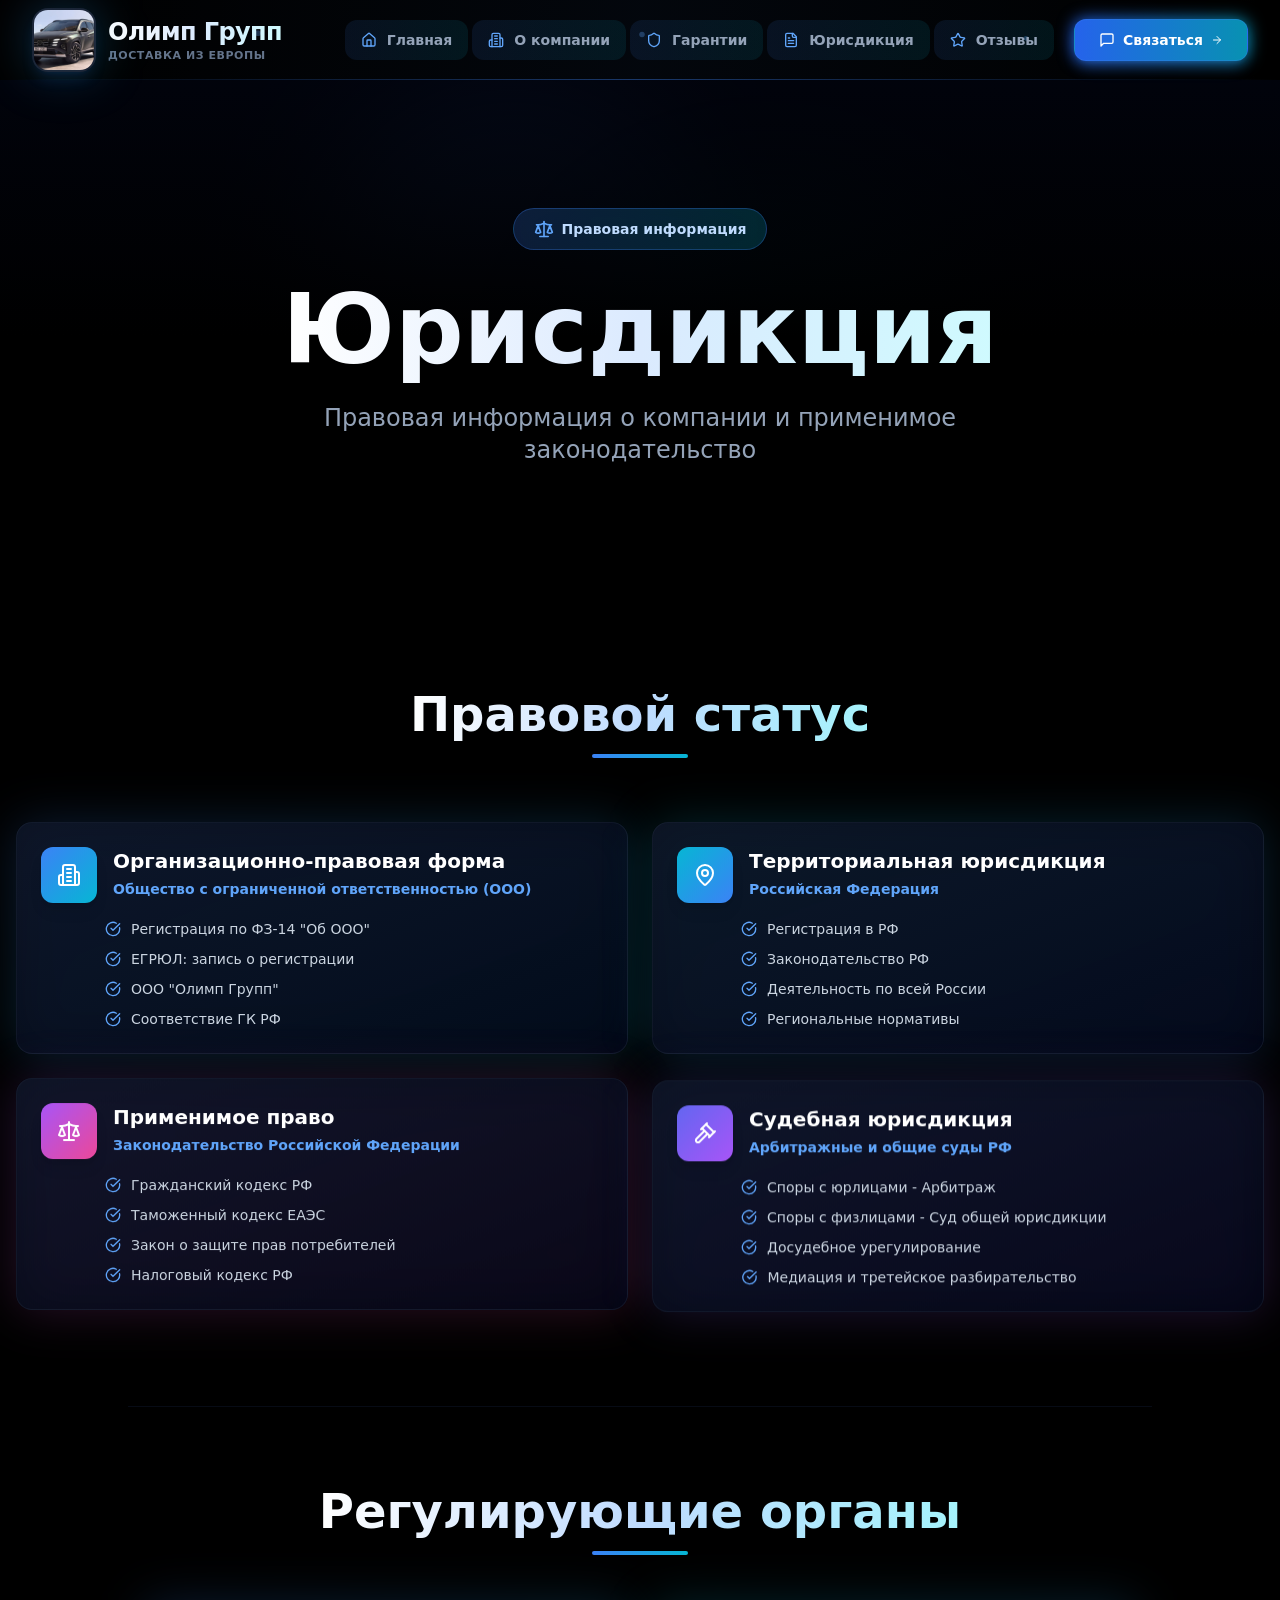
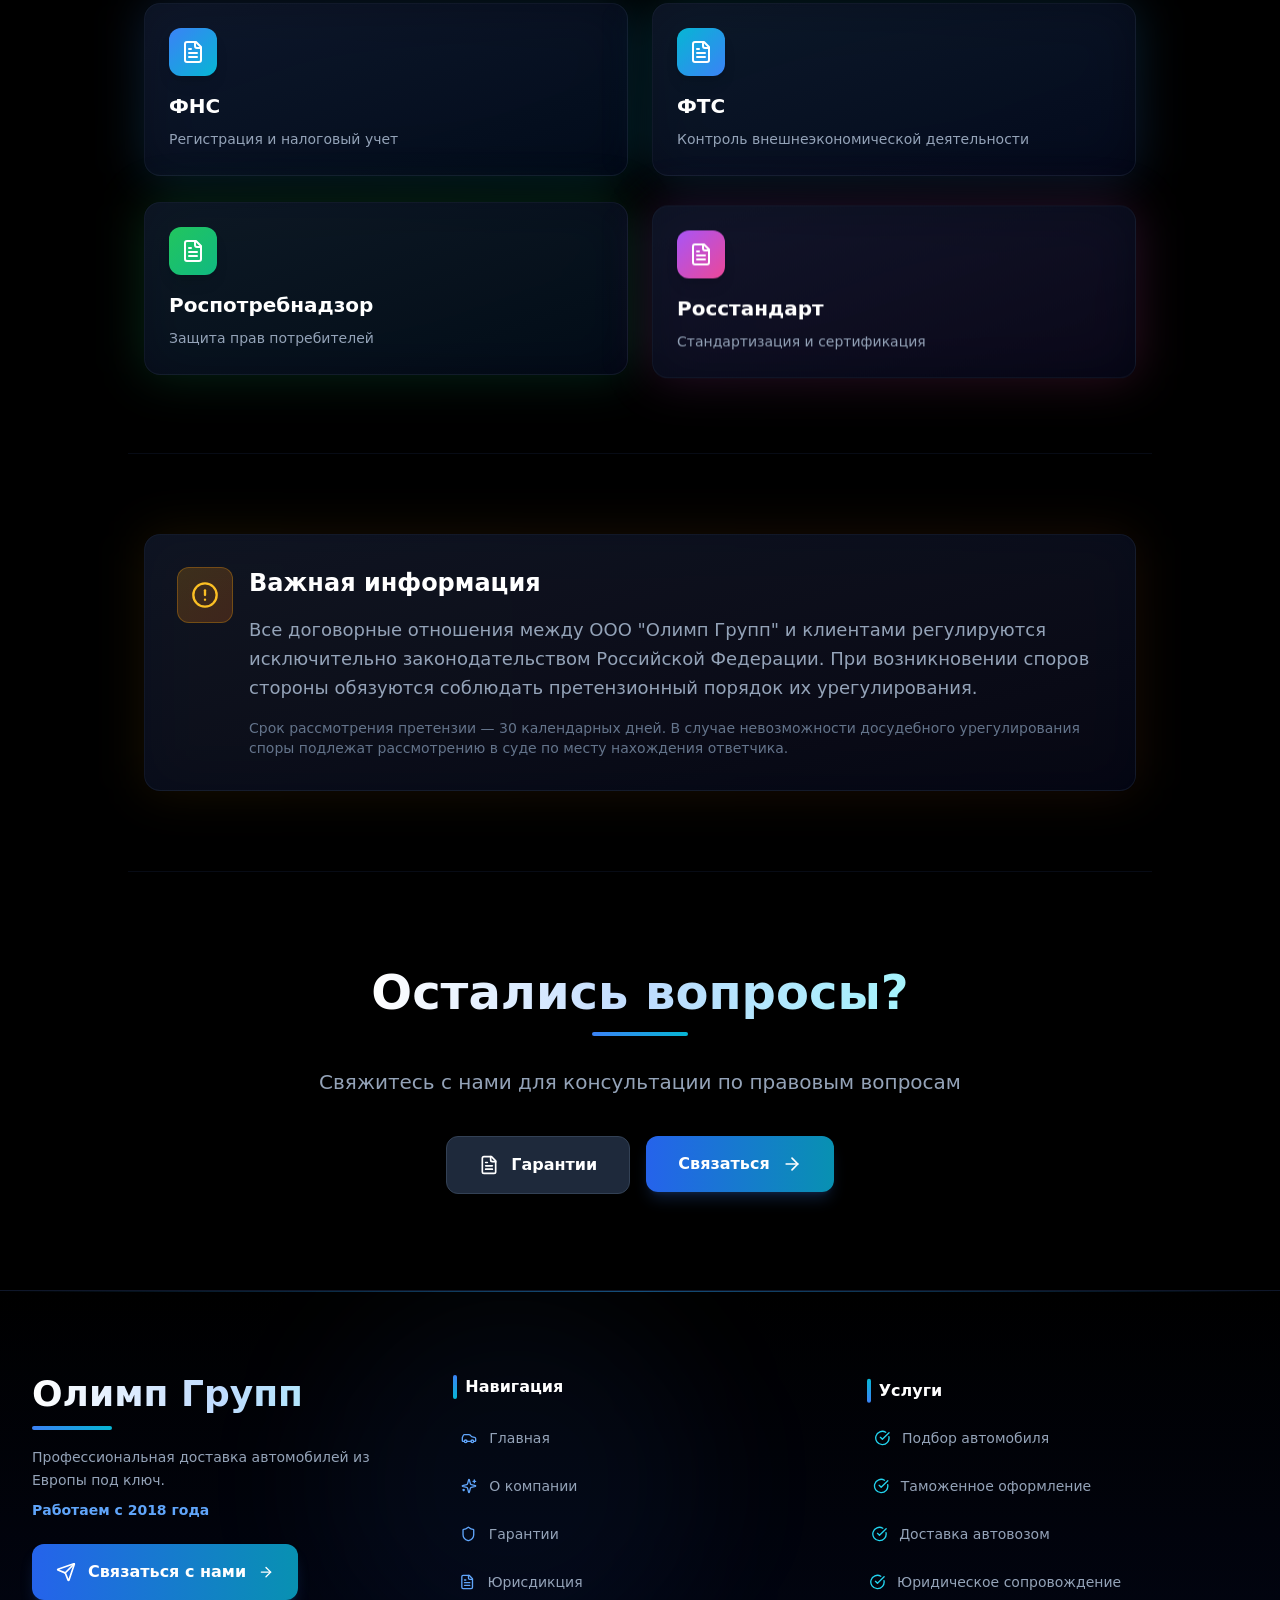
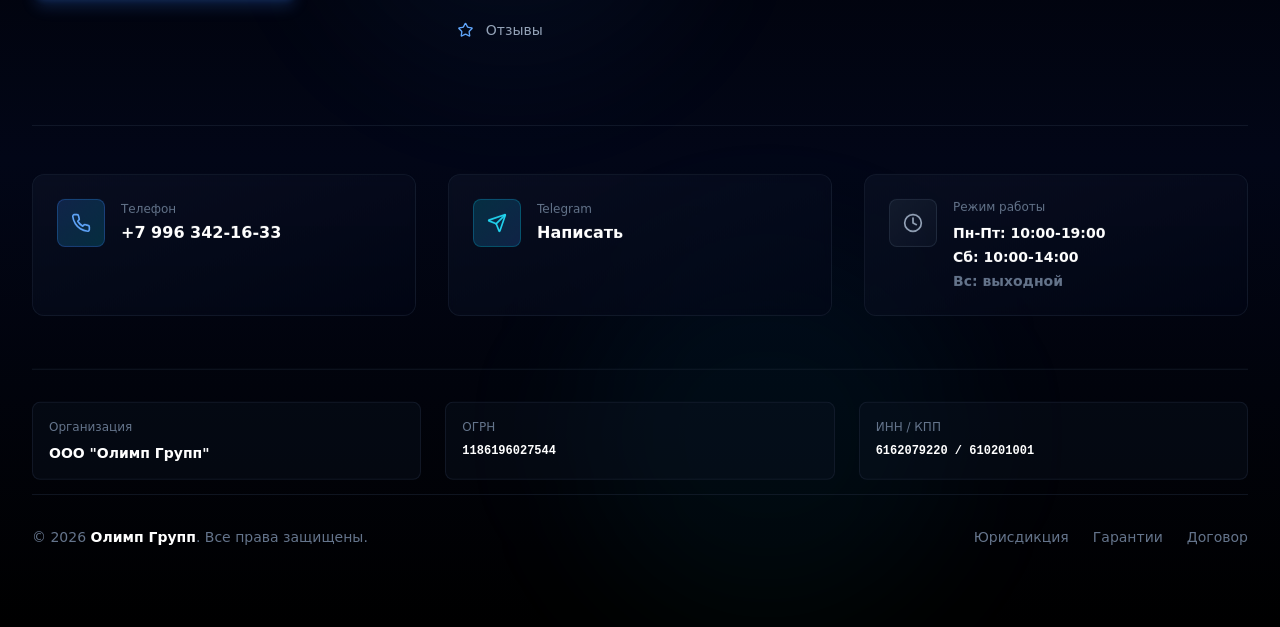
<file: jurisdiction.html>
<!DOCTYPE html><!--Ij4FH84LUHVRXB_VIVswp--><html lang="ru"><head><meta charSet="utf-8"/><meta name="viewport" content="width=device-width, initial-scale=1, maximum-scale=5, user-scalable=yes"/><link rel="preload" href="_next/static/media/21350d82a1f187e9-s.p.woff2" as="font" crossorigin="" type="font/woff2"/><link rel="preload" href="_next/static/media/e4af272ccee01ff0-s.p.woff2" as="font" crossorigin="" type="font/woff2"/><link rel="stylesheet" href="_next/static/css/0657a50fd9058f24.css" data-precedence="next"/><link rel="preload" as="script" fetchPriority="low" href="_next/static/chunks/webpack-58bae330a949ec71.js"/><script src="_next/static/chunks/4bd1b696-c023c6e3521b1417.js" async=""></script><script src="_next/static/chunks/255-47484af636b98715.js" async=""></script><script src="_next/static/chunks/main-app-4bbaad0c344c2394.js" async=""></script><script src="_next/static/chunks/559-f49861c7878f85d4.js" async=""></script><script src="_next/static/chunks/619-ba102abea3e3d0e4.js" async=""></script><script src="_next/static/chunks/794-d8f1a6fb1cdb91a3.js" async=""></script><script src="_next/static/chunks/app/layout-c5e2104e7aca2ef4.js" async=""></script><script src="_next/static/chunks/app/jurisdiction/page-ff669b9f0f65abd1.js" async=""></script><meta name="next-size-adjust" content=""/><link rel="icon" href="icon.ico" sizes="any"/><link rel="icon" href="icon.ico" type="image/x-icon"/><link rel="apple-touch-icon" href="logo.jpg"/><link rel="preconnect" href="https://fonts.googleapis.com"/><link rel="preconnect" href="https://fonts.gstatic.com" crossorigin="anonymous"/><link rel="dns-prefetch" href="https://t.me"/><link rel="dns-prefetch" href="https://ipapi.co"/><meta name="theme-color" media="(prefers-color-scheme: dark)" content="#000000"/><meta name="theme-color" media="(prefers-color-scheme: light)" content="#ffffff"/><title>Олимп Групп- Доставка автомобилей из Европы под ключ | Купить авто из Германии</title><meta name="description" content="Официальная доставка автомобилей из Европы и Германии. BMW, Mercedes, Audi 2022-2025 года по выгодным ценам. Пригон авто под ключ с растаможкой. Гарантия качества. Поддержка 24/7."/><meta name="author" content="Олимп Групп"/><link rel="manifest" href="manifest.json"/><meta name="keywords" content="доставка автомобилей из европы,авто из германии,купить машину из европы,пригон автомобилей,растаможка автомобилей,авто из европы под ключ,bmw из германии,mercedes из европы,audi из германии,новые автомобили 2022,новые автомобили 2023,новые автомобили 2024,новые автомобили 2025,доставка машин из германии,выгодные цены на авто,официальная доставка авто"/><meta name="creator" content="Олимп Групп"/><meta name="publisher" content="ООО &quot;Олимп Групп&quot;"/><meta name="robots" content="index, follow"/><meta name="googlebot" content="index, follow, max-video-preview:-1, max-image-preview:large, max-snippet:-1"/><meta name="format-detection" content="telephone=no"/><meta name="google-site-verification" content="google_verification_code"/><meta name="yandex-verification" content="yandex_verification_code"/><meta property="og:title" content="Олимп Групп- Доставка автомобилей из Европы под ключ"/><meta property="og:description" content="Официальная доставка автомобилей из Европы и Германии. BMW, Mercedes, Audi по выгодным ценам. Пригон авто под ключ с растаможкой."/><meta property="og:url" content="https://polymat-coder.github.io/olimp-group"/><meta property="og:site_name" content="Олимп Групп"/><meta property="og:locale" content="ru_RU"/><meta property="og:image" content="https://polymat-coder.github.io/olimp-group/avto.jpg"/><meta property="og:image:width" content="1200"/><meta property="og:image:height" content="630"/><meta property="og:image:alt" content="Олимп Групп- Доставка автомобилей из Европы"/><meta property="og:type" content="website"/><meta name="twitter:card" content="summary_large_image"/><meta name="twitter:title" content="Олимп Групп- Доставка автомобилей из Европы"/><meta name="twitter:description" content="Официальная доставка автомобилей из Европы и Германии. BMW, Mercedes, Audi по выгодным ценам."/><meta name="twitter:image" content="https://polymat-coder.github.io/olimp-group/avto.jpg"/><link rel="shortcut icon" href="icon.ico"/><link rel="icon" href="icon.ico" sizes="any"/><link rel="icon" href="icon.ico" sizes="16x16 32x32" type="image/x-icon"/><link rel="apple-touch-icon" href="logo.jpg" sizes="180x180" type="image/jpeg"/><script src="_next/static/chunks/polyfills-42372ed130431b0a.js" noModule=""></script></head><body class="__variable_fcbcbf font-sans antialiased bg-black text-white"><div hidden=""><!--$--><!--/$--></div><nav class="fixed top-0 left-0 right-0 z-50"><div class="absolute inset-0"><div class="absolute inset-0 backdrop-blur-2xl"></div><div class="absolute inset-0 bg-gradient-to-r from-transparent via-blue-500/5 to-transparent"></div><div class="absolute bottom-0 left-0 right-0 h-px bg-gradient-to-r from-transparent via-blue-500/40 to-transparent"></div></div><div class="absolute inset-0 overflow-hidden pointer-events-none"><div class="absolute w-1 h-1 bg-blue-400/30 rounded-full" style="left:20%;top:50%"></div><div class="absolute w-1 h-1 bg-blue-400/30 rounded-full" style="left:50%;top:50%"></div><div class="absolute w-1 h-1 bg-blue-400/30 rounded-full" style="left:80%;top:50%"></div></div><div class="relative max-w-7xl mx-auto px-4 sm:px-6 lg:px-8"><div class="flex justify-between items-center h-18 md:h-20"><a class="flex items-center gap-3 group relative z-10" href="index.html"><div class="relative" tabindex="0"><div class="absolute inset-0 bg-gradient-to-br from-blue-500/30 to-cyan-500/30 blur-xl rounded-2xl"></div><div class="relative w-12 h-12 md:w-16 md:h-16 rounded-2xl overflow-hidden border-2 border-slate-700/50 bg-gradient-to-br from-slate-900/80 to-slate-950/80 backdrop-blur-sm group-hover:border-blue-500/70 transition-all shadow-lg shadow-blue-500/10 group-hover:shadow-blue-500/30"><img alt="Олимп Групп" loading="lazy" width="64" height="64" decoding="async" data-nimg="1" class="object-cover" style="color:transparent" src="logo.jpg"/></div></div><div class="flex flex-col"><span class="text-xl md:text-2xl font-black bg-gradient-to-r from-white via-blue-100 to-cyan-100 bg-clip-text text-transparent group-hover:from-blue-400 group-hover:to-cyan-400 transition-all tracking-tight">Олимп Групп</span><span class="text-[10px] md:text-[11px] text-slate-500 uppercase tracking-wider font-semibold">Доставка из Европы</span></div></a><div class="hidden lg:flex items-center gap-1"><a class="relative group" href="index.html"><div class="relative px-4 py-2.5 rounded-xl transition-all"><div class="absolute inset-0 bg-gradient-to-r from-blue-500/10 to-cyan-500/10 rounded-xl opacity-0 group-hover:opacity-100 transition-opacity"></div><div class="absolute inset-0 border border-transparent group-hover:border-blue-500/30 rounded-xl transition-all"></div><div class="relative flex items-center gap-2.5 text-slate-400 group-hover:text-white transition-colors"><div class="text-blue-400 group-hover:text-cyan-400"><svg xmlns="http://www.w3.org/2000/svg" width="24" height="24" viewBox="0 0 24 24" fill="none" stroke="currentColor" stroke-width="2" stroke-linecap="round" stroke-linejoin="round" class="lucide lucide-house w-4 h-4"><path d="M15 21v-8a1 1 0 0 0-1-1h-4a1 1 0 0 0-1 1v8"></path><path d="M3 10a2 2 0 0 1 .709-1.528l7-5.999a2 2 0 0 1 2.582 0l7 5.999A2 2 0 0 1 21 10v9a2 2 0 0 1-2 2H5a2 2 0 0 1-2-2z"></path></svg></div><span class="text-sm font-semibold">Главная</span></div><div class="absolute bottom-1 left-1/2 -translate-x-1/2 w-0 h-1 bg-gradient-to-r from-blue-500 to-cyan-500 rounded-full group-hover:w-3/4 transition-all duration-300"></div></div></a><a class="relative group" href="about.html"><div class="relative px-4 py-2.5 rounded-xl transition-all"><div class="absolute inset-0 bg-gradient-to-r from-blue-500/10 to-cyan-500/10 rounded-xl opacity-0 group-hover:opacity-100 transition-opacity"></div><div class="absolute inset-0 border border-transparent group-hover:border-blue-500/30 rounded-xl transition-all"></div><div class="relative flex items-center gap-2.5 text-slate-400 group-hover:text-white transition-colors"><div class="text-blue-400 group-hover:text-cyan-400"><svg xmlns="http://www.w3.org/2000/svg" width="24" height="24" viewBox="0 0 24 24" fill="none" stroke="currentColor" stroke-width="2" stroke-linecap="round" stroke-linejoin="round" class="lucide lucide-building2 w-4 h-4"><path d="M6 22V4a2 2 0 0 1 2-2h8a2 2 0 0 1 2 2v18Z"></path><path d="M6 12H4a2 2 0 0 0-2 2v6a2 2 0 0 0 2 2h2"></path><path d="M18 9h2a2 2 0 0 1 2 2v9a2 2 0 0 1-2 2h-2"></path><path d="M10 6h4"></path><path d="M10 10h4"></path><path d="M10 14h4"></path><path d="M10 18h4"></path></svg></div><span class="text-sm font-semibold">О компании</span></div><div class="absolute bottom-1 left-1/2 -translate-x-1/2 w-0 h-1 bg-gradient-to-r from-blue-500 to-cyan-500 rounded-full group-hover:w-3/4 transition-all duration-300"></div></div></a><a class="relative group" href="guarantees.html"><div class="relative px-4 py-2.5 rounded-xl transition-all"><div class="absolute inset-0 bg-gradient-to-r from-blue-500/10 to-cyan-500/10 rounded-xl opacity-0 group-hover:opacity-100 transition-opacity"></div><div class="absolute inset-0 border border-transparent group-hover:border-blue-500/30 rounded-xl transition-all"></div><div class="relative flex items-center gap-2.5 text-slate-400 group-hover:text-white transition-colors"><div class="text-blue-400 group-hover:text-cyan-400"><svg xmlns="http://www.w3.org/2000/svg" width="24" height="24" viewBox="0 0 24 24" fill="none" stroke="currentColor" stroke-width="2" stroke-linecap="round" stroke-linejoin="round" class="lucide lucide-shield w-4 h-4"><path d="M20 13c0 5-3.5 7.5-7.66 8.95a1 1 0 0 1-.67-.01C7.5 20.5 4 18 4 13V6a1 1 0 0 1 1-1c2 0 4.5-1.2 6.24-2.72a1.17 1.17 0 0 1 1.52 0C14.51 3.81 17 5 19 5a1 1 0 0 1 1 1z"></path></svg></div><span class="text-sm font-semibold">Гарантии</span></div><div class="absolute bottom-1 left-1/2 -translate-x-1/2 w-0 h-1 bg-gradient-to-r from-blue-500 to-cyan-500 rounded-full group-hover:w-3/4 transition-all duration-300"></div></div></a><a class="relative group" href="jurisdiction.html"><div class="relative px-4 py-2.5 rounded-xl transition-all"><div class="absolute inset-0 bg-gradient-to-r from-blue-500/10 to-cyan-500/10 rounded-xl opacity-0 group-hover:opacity-100 transition-opacity"></div><div class="absolute inset-0 border border-transparent group-hover:border-blue-500/30 rounded-xl transition-all"></div><div class="relative flex items-center gap-2.5 text-slate-400 group-hover:text-white transition-colors"><div class="text-blue-400 group-hover:text-cyan-400"><svg xmlns="http://www.w3.org/2000/svg" width="24" height="24" viewBox="0 0 24 24" fill="none" stroke="currentColor" stroke-width="2" stroke-linecap="round" stroke-linejoin="round" class="lucide lucide-file-text w-4 h-4"><path d="M15 2H6a2 2 0 0 0-2 2v16a2 2 0 0 0 2 2h12a2 2 0 0 0 2-2V7Z"></path><path d="M14 2v4a2 2 0 0 0 2 2h4"></path><path d="M10 9H8"></path><path d="M16 13H8"></path><path d="M16 17H8"></path></svg></div><span class="text-sm font-semibold">Юрисдикция</span></div><div class="absolute bottom-1 left-1/2 -translate-x-1/2 w-0 h-1 bg-gradient-to-r from-blue-500 to-cyan-500 rounded-full group-hover:w-3/4 transition-all duration-300"></div></div></a><a class="relative group" href="reviews.html"><div class="relative px-4 py-2.5 rounded-xl transition-all"><div class="absolute inset-0 bg-gradient-to-r from-blue-500/10 to-cyan-500/10 rounded-xl opacity-0 group-hover:opacity-100 transition-opacity"></div><div class="absolute inset-0 border border-transparent group-hover:border-blue-500/30 rounded-xl transition-all"></div><div class="relative flex items-center gap-2.5 text-slate-400 group-hover:text-white transition-colors"><div class="text-blue-400 group-hover:text-cyan-400"><svg xmlns="http://www.w3.org/2000/svg" width="24" height="24" viewBox="0 0 24 24" fill="none" stroke="currentColor" stroke-width="2" stroke-linecap="round" stroke-linejoin="round" class="lucide lucide-star w-4 h-4"><path d="M11.525 2.295a.53.53 0 0 1 .95 0l2.31 4.679a2.123 2.123 0 0 0 1.595 1.16l5.166.756a.53.53 0 0 1 .294.904l-3.736 3.638a2.123 2.123 0 0 0-.611 1.878l.882 5.14a.53.53 0 0 1-.771.56l-4.618-2.428a2.122 2.122 0 0 0-1.973 0L6.396 21.01a.53.53 0 0 1-.77-.56l.881-5.139a2.122 2.122 0 0 0-.611-1.879L2.16 9.795a.53.53 0 0 1 .294-.906l5.165-.755a2.122 2.122 0 0 0 1.597-1.16z"></path></svg></div><span class="text-sm font-semibold">Отзывы</span></div><div class="absolute bottom-1 left-1/2 -translate-x-1/2 w-0 h-1 bg-gradient-to-r from-blue-500 to-cyan-500 rounded-full group-hover:w-3/4 transition-all duration-300"></div></div></a><a class="ml-4" href="contacts.html#contact-info"><div class="relative group" tabindex="0"><div class="absolute inset-0 bg-gradient-to-r from-blue-600 to-cyan-600 rounded-xl blur opacity-50 group-hover:opacity-75"></div><div class="relative flex items-center gap-2 px-6 py-2.5 bg-gradient-to-r from-blue-600 to-cyan-600 hover:from-blue-500 hover:to-cyan-500 border border-blue-500/30 rounded-xl text-white text-sm font-bold transition-all shadow-lg shadow-blue-500/20 group-hover:shadow-blue-500/40 overflow-hidden"><div class="absolute inset-0 bg-gradient-to-r from-white/0 via-white/20 to-white/0 translate-x-[-100%] group-hover:translate-x-[100%] transition-transform duration-1000"></div><svg xmlns="http://www.w3.org/2000/svg" width="24" height="24" viewBox="0 0 24 24" fill="none" stroke="currentColor" stroke-width="2" stroke-linecap="round" stroke-linejoin="round" class="lucide lucide-message-square w-4 h-4 relative z-10"><path d="M21 15a2 2 0 0 1-2 2H7l-4 4V5a2 2 0 0 1 2-2h14a2 2 0 0 1 2 2z"></path></svg><span class="relative z-10">Связаться</span><svg xmlns="http://www.w3.org/2000/svg" width="24" height="24" viewBox="0 0 24 24" fill="none" stroke="currentColor" stroke-width="2" stroke-linecap="round" stroke-linejoin="round" class="lucide lucide-arrow-right w-3 h-3 relative z-10 group-hover:translate-x-1 transition-transform"><path d="M5 12h14"></path><path d="m12 5 7 7-7 7"></path></svg></div></div></a></div><button class="lg:hidden relative p-3 rounded-xl bg-slate-900/50 hover:bg-slate-800/50 border border-slate-700/50 backdrop-blur-sm transition-all z-50" tabindex="0"><div style="opacity:0;transform:rotate(90deg)"><svg xmlns="http://www.w3.org/2000/svg" width="24" height="24" viewBox="0 0 24 24" fill="none" stroke="currentColor" stroke-width="2" stroke-linecap="round" stroke-linejoin="round" class="lucide lucide-menu w-5 h-5 text-white"><line x1="4" x2="20" y1="12" y2="12"></line><line x1="4" x2="20" y1="6" y2="6"></line><line x1="4" x2="20" y1="18" y2="18"></line></svg></div></button></div></div></nav><main class="min-h-screen pt-20 bg-black"><section class="relative py-20 md:py-32 overflow-hidden"><div class="absolute inset-0 overflow-hidden"><div class="absolute top-0 left-1/4 w-96 h-96 bg-blue-500/10 rounded-full blur-3xl"></div><div class="absolute bottom-0 right-1/4 w-96 h-96 bg-cyan-500/10 rounded-full blur-3xl"></div><div class="absolute inset-0 bg-gradient-to-b from-slate-950/50 via-black to-black"></div></div><div class="max-w-6xl mx-auto px-4 relative z-10"><div class="text-center" style="opacity:0;transform:translateY(30px)"><div class="inline-flex items-center gap-2 px-5 py-2.5 bg-gradient-to-r from-blue-500/20 to-cyan-500/20 backdrop-blur-xl border border-blue-500/30 rounded-full mb-8" style="transform:scale(0.9)"><svg xmlns="http://www.w3.org/2000/svg" width="24" height="24" viewBox="0 0 24 24" fill="none" stroke="currentColor" stroke-width="2" stroke-linecap="round" stroke-linejoin="round" class="lucide lucide-scale w-5 h-5 text-blue-400"><path d="m16 16 3-8 3 8c-.87.65-1.92 1-3 1s-2.13-.35-3-1Z"></path><path d="m2 16 3-8 3 8c-.87.65-1.92 1-3 1s-2.13-.35-3-1Z"></path><path d="M7 21h10"></path><path d="M12 3v18"></path><path d="M3 7h2c2 0 5-1 7-2 2 1 5 2 7 2h2"></path></svg><span class="text-sm text-blue-200 font-semibold">Правовая информация</span></div><h1 class="text-5xl md:text-7xl lg:text-8xl font-black mb-6"><span class="bg-gradient-to-r from-white via-blue-100 to-cyan-100 bg-clip-text text-transparent">Юрисдикция</span></h1><p class="text-xl md:text-2xl text-slate-400 max-w-3xl mx-auto leading-relaxed">Правовая информация о компании и применимое законодательство</p></div></div></section><section class="py-24 px-4 max-w-7xl mx-auto"><h2 class="text-3xl md:text-5xl font-black mb-16 text-center" style="opacity:0;transform:translateY(20px)"><span class="bg-gradient-to-r from-white via-blue-200 to-cyan-200 bg-clip-text text-transparent">Правовой статус</span><div class="h-1 w-24 bg-gradient-to-r from-blue-500 to-cyan-500 rounded-full mx-auto mt-4"></div></h2><div class="grid md:grid-cols-2 gap-6"><div class="relative group" style="opacity:0;transform:translateY(30px)"><div class="absolute inset-0 bg-gradient-to-br from-blue-500/20 to-cyan-500/20 rounded-2xl blur-xl opacity-0 group-hover:opacity-100 transition-opacity"></div><div class="relative p-6 bg-gradient-to-br from-slate-900/80 to-slate-950/80 border border-slate-800/50 rounded-2xl backdrop-blur-sm group-hover:border-blue-500/50 transition-all h-full"><div class="flex items-start gap-4 mb-4"><div class="w-14 h-14 bg-gradient-to-br from-blue-500 to-cyan-500 rounded-xl flex items-center justify-center text-white shadow-lg flex-shrink-0"><svg xmlns="http://www.w3.org/2000/svg" width="24" height="24" viewBox="0 0 24 24" fill="none" stroke="currentColor" stroke-width="2" stroke-linecap="round" stroke-linejoin="round" class="lucide lucide-building2 w-6 h-6"><path d="M6 22V4a2 2 0 0 1 2-2h8a2 2 0 0 1 2 2v18Z"></path><path d="M6 12H4a2 2 0 0 0-2 2v6a2 2 0 0 0 2 2h2"></path><path d="M18 9h2a2 2 0 0 1 2 2v9a2 2 0 0 1-2 2h-2"></path><path d="M10 6h4"></path><path d="M10 10h4"></path><path d="M10 14h4"></path><path d="M10 18h4"></path></svg></div><div><h3 class="text-xl font-bold text-white mb-1">Организационно-правовая форма</h3><p class="text-blue-400 text-sm font-semibold">Общество с ограниченной ответственностью (ООО)</p></div></div><ul class="space-y-2.5 ml-16"><li class="flex items-start gap-2.5 text-slate-300 text-sm" style="opacity:0;transform:translateX(-10px)"><svg xmlns="http://www.w3.org/2000/svg" width="24" height="24" viewBox="0 0 24 24" fill="none" stroke="currentColor" stroke-width="2" stroke-linecap="round" stroke-linejoin="round" class="lucide lucide-circle-check-big w-4 h-4 text-blue-400 mt-0.5 flex-shrink-0"><path d="M21.801 10A10 10 0 1 1 17 3.335"></path><path d="m9 11 3 3L22 4"></path></svg><span>Регистрация по ФЗ-14 &quot;Об ООО&quot;</span></li><li class="flex items-start gap-2.5 text-slate-300 text-sm" style="opacity:0;transform:translateX(-10px)"><svg xmlns="http://www.w3.org/2000/svg" width="24" height="24" viewBox="0 0 24 24" fill="none" stroke="currentColor" stroke-width="2" stroke-linecap="round" stroke-linejoin="round" class="lucide lucide-circle-check-big w-4 h-4 text-blue-400 mt-0.5 flex-shrink-0"><path d="M21.801 10A10 10 0 1 1 17 3.335"></path><path d="m9 11 3 3L22 4"></path></svg><span>ЕГРЮЛ: запись о регистрации</span></li><li class="flex items-start gap-2.5 text-slate-300 text-sm" style="opacity:0;transform:translateX(-10px)"><svg xmlns="http://www.w3.org/2000/svg" width="24" height="24" viewBox="0 0 24 24" fill="none" stroke="currentColor" stroke-width="2" stroke-linecap="round" stroke-linejoin="round" class="lucide lucide-circle-check-big w-4 h-4 text-blue-400 mt-0.5 flex-shrink-0"><path d="M21.801 10A10 10 0 1 1 17 3.335"></path><path d="m9 11 3 3L22 4"></path></svg><span>ООО &quot;Олимп Групп&quot;</span></li><li class="flex items-start gap-2.5 text-slate-300 text-sm" style="opacity:0;transform:translateX(-10px)"><svg xmlns="http://www.w3.org/2000/svg" width="24" height="24" viewBox="0 0 24 24" fill="none" stroke="currentColor" stroke-width="2" stroke-linecap="round" stroke-linejoin="round" class="lucide lucide-circle-check-big w-4 h-4 text-blue-400 mt-0.5 flex-shrink-0"><path d="M21.801 10A10 10 0 1 1 17 3.335"></path><path d="m9 11 3 3L22 4"></path></svg><span>Соответствие ГК РФ</span></li></ul></div></div><div class="relative group" style="opacity:0;transform:translateY(30px)"><div class="absolute inset-0 bg-gradient-to-br from-cyan-500/20 to-blue-500/20 rounded-2xl blur-xl opacity-0 group-hover:opacity-100 transition-opacity"></div><div class="relative p-6 bg-gradient-to-br from-slate-900/80 to-slate-950/80 border border-slate-800/50 rounded-2xl backdrop-blur-sm group-hover:border-blue-500/50 transition-all h-full"><div class="flex items-start gap-4 mb-4"><div class="w-14 h-14 bg-gradient-to-br from-cyan-500 to-blue-500 rounded-xl flex items-center justify-center text-white shadow-lg flex-shrink-0"><svg xmlns="http://www.w3.org/2000/svg" width="24" height="24" viewBox="0 0 24 24" fill="none" stroke="currentColor" stroke-width="2" stroke-linecap="round" stroke-linejoin="round" class="lucide lucide-map-pin w-6 h-6"><path d="M20 10c0 4.993-5.539 10.193-7.399 11.799a1 1 0 0 1-1.202 0C9.539 20.193 4 14.993 4 10a8 8 0 0 1 16 0"></path><circle cx="12" cy="10" r="3"></circle></svg></div><div><h3 class="text-xl font-bold text-white mb-1">Территориальная юрисдикция</h3><p class="text-blue-400 text-sm font-semibold">Российская Федерация</p></div></div><ul class="space-y-2.5 ml-16"><li class="flex items-start gap-2.5 text-slate-300 text-sm" style="opacity:0;transform:translateX(-10px)"><svg xmlns="http://www.w3.org/2000/svg" width="24" height="24" viewBox="0 0 24 24" fill="none" stroke="currentColor" stroke-width="2" stroke-linecap="round" stroke-linejoin="round" class="lucide lucide-circle-check-big w-4 h-4 text-blue-400 mt-0.5 flex-shrink-0"><path d="M21.801 10A10 10 0 1 1 17 3.335"></path><path d="m9 11 3 3L22 4"></path></svg><span>Регистрация в РФ</span></li><li class="flex items-start gap-2.5 text-slate-300 text-sm" style="opacity:0;transform:translateX(-10px)"><svg xmlns="http://www.w3.org/2000/svg" width="24" height="24" viewBox="0 0 24 24" fill="none" stroke="currentColor" stroke-width="2" stroke-linecap="round" stroke-linejoin="round" class="lucide lucide-circle-check-big w-4 h-4 text-blue-400 mt-0.5 flex-shrink-0"><path d="M21.801 10A10 10 0 1 1 17 3.335"></path><path d="m9 11 3 3L22 4"></path></svg><span>Законодательство РФ</span></li><li class="flex items-start gap-2.5 text-slate-300 text-sm" style="opacity:0;transform:translateX(-10px)"><svg xmlns="http://www.w3.org/2000/svg" width="24" height="24" viewBox="0 0 24 24" fill="none" stroke="currentColor" stroke-width="2" stroke-linecap="round" stroke-linejoin="round" class="lucide lucide-circle-check-big w-4 h-4 text-blue-400 mt-0.5 flex-shrink-0"><path d="M21.801 10A10 10 0 1 1 17 3.335"></path><path d="m9 11 3 3L22 4"></path></svg><span>Деятельность по всей России</span></li><li class="flex items-start gap-2.5 text-slate-300 text-sm" style="opacity:0;transform:translateX(-10px)"><svg xmlns="http://www.w3.org/2000/svg" width="24" height="24" viewBox="0 0 24 24" fill="none" stroke="currentColor" stroke-width="2" stroke-linecap="round" stroke-linejoin="round" class="lucide lucide-circle-check-big w-4 h-4 text-blue-400 mt-0.5 flex-shrink-0"><path d="M21.801 10A10 10 0 1 1 17 3.335"></path><path d="m9 11 3 3L22 4"></path></svg><span>Региональные нормативы</span></li></ul></div></div><div class="relative group" style="opacity:0;transform:translateY(30px)"><div class="absolute inset-0 bg-gradient-to-br from-purple-500/20 to-pink-500/20 rounded-2xl blur-xl opacity-0 group-hover:opacity-100 transition-opacity"></div><div class="relative p-6 bg-gradient-to-br from-slate-900/80 to-slate-950/80 border border-slate-800/50 rounded-2xl backdrop-blur-sm group-hover:border-blue-500/50 transition-all h-full"><div class="flex items-start gap-4 mb-4"><div class="w-14 h-14 bg-gradient-to-br from-purple-500 to-pink-500 rounded-xl flex items-center justify-center text-white shadow-lg flex-shrink-0"><svg xmlns="http://www.w3.org/2000/svg" width="24" height="24" viewBox="0 0 24 24" fill="none" stroke="currentColor" stroke-width="2" stroke-linecap="round" stroke-linejoin="round" class="lucide lucide-scale w-6 h-6"><path d="m16 16 3-8 3 8c-.87.65-1.92 1-3 1s-2.13-.35-3-1Z"></path><path d="m2 16 3-8 3 8c-.87.65-1.92 1-3 1s-2.13-.35-3-1Z"></path><path d="M7 21h10"></path><path d="M12 3v18"></path><path d="M3 7h2c2 0 5-1 7-2 2 1 5 2 7 2h2"></path></svg></div><div><h3 class="text-xl font-bold text-white mb-1">Применимое право</h3><p class="text-blue-400 text-sm font-semibold">Законодательство Российской Федерации</p></div></div><ul class="space-y-2.5 ml-16"><li class="flex items-start gap-2.5 text-slate-300 text-sm" style="opacity:0;transform:translateX(-10px)"><svg xmlns="http://www.w3.org/2000/svg" width="24" height="24" viewBox="0 0 24 24" fill="none" stroke="currentColor" stroke-width="2" stroke-linecap="round" stroke-linejoin="round" class="lucide lucide-circle-check-big w-4 h-4 text-blue-400 mt-0.5 flex-shrink-0"><path d="M21.801 10A10 10 0 1 1 17 3.335"></path><path d="m9 11 3 3L22 4"></path></svg><span>Гражданский кодекс РФ</span></li><li class="flex items-start gap-2.5 text-slate-300 text-sm" style="opacity:0;transform:translateX(-10px)"><svg xmlns="http://www.w3.org/2000/svg" width="24" height="24" viewBox="0 0 24 24" fill="none" stroke="currentColor" stroke-width="2" stroke-linecap="round" stroke-linejoin="round" class="lucide lucide-circle-check-big w-4 h-4 text-blue-400 mt-0.5 flex-shrink-0"><path d="M21.801 10A10 10 0 1 1 17 3.335"></path><path d="m9 11 3 3L22 4"></path></svg><span>Таможенный кодекс ЕАЭС</span></li><li class="flex items-start gap-2.5 text-slate-300 text-sm" style="opacity:0;transform:translateX(-10px)"><svg xmlns="http://www.w3.org/2000/svg" width="24" height="24" viewBox="0 0 24 24" fill="none" stroke="currentColor" stroke-width="2" stroke-linecap="round" stroke-linejoin="round" class="lucide lucide-circle-check-big w-4 h-4 text-blue-400 mt-0.5 flex-shrink-0"><path d="M21.801 10A10 10 0 1 1 17 3.335"></path><path d="m9 11 3 3L22 4"></path></svg><span>Закон о защите прав потребителей</span></li><li class="flex items-start gap-2.5 text-slate-300 text-sm" style="opacity:0;transform:translateX(-10px)"><svg xmlns="http://www.w3.org/2000/svg" width="24" height="24" viewBox="0 0 24 24" fill="none" stroke="currentColor" stroke-width="2" stroke-linecap="round" stroke-linejoin="round" class="lucide lucide-circle-check-big w-4 h-4 text-blue-400 mt-0.5 flex-shrink-0"><path d="M21.801 10A10 10 0 1 1 17 3.335"></path><path d="m9 11 3 3L22 4"></path></svg><span>Налоговый кодекс РФ</span></li></ul></div></div><div class="relative group" style="opacity:0;transform:translateY(30px)"><div class="absolute inset-0 bg-gradient-to-br from-indigo-500/20 to-purple-500/20 rounded-2xl blur-xl opacity-0 group-hover:opacity-100 transition-opacity"></div><div class="relative p-6 bg-gradient-to-br from-slate-900/80 to-slate-950/80 border border-slate-800/50 rounded-2xl backdrop-blur-sm group-hover:border-blue-500/50 transition-all h-full"><div class="flex items-start gap-4 mb-4"><div class="w-14 h-14 bg-gradient-to-br from-indigo-500 to-purple-500 rounded-xl flex items-center justify-center text-white shadow-lg flex-shrink-0"><svg xmlns="http://www.w3.org/2000/svg" width="24" height="24" viewBox="0 0 24 24" fill="none" stroke="currentColor" stroke-width="2" stroke-linecap="round" stroke-linejoin="round" class="lucide lucide-gavel w-6 h-6"><path d="m14.5 12.5-8 8a2.119 2.119 0 1 1-3-3l8-8"></path><path d="m16 16 6-6"></path><path d="m8 8 6-6"></path><path d="m9 7 8 8"></path><path d="m21 11-8-8"></path></svg></div><div><h3 class="text-xl font-bold text-white mb-1">Судебная юрисдикция</h3><p class="text-blue-400 text-sm font-semibold">Арбитражные и общие суды РФ</p></div></div><ul class="space-y-2.5 ml-16"><li class="flex items-start gap-2.5 text-slate-300 text-sm" style="opacity:0;transform:translateX(-10px)"><svg xmlns="http://www.w3.org/2000/svg" width="24" height="24" viewBox="0 0 24 24" fill="none" stroke="currentColor" stroke-width="2" stroke-linecap="round" stroke-linejoin="round" class="lucide lucide-circle-check-big w-4 h-4 text-blue-400 mt-0.5 flex-shrink-0"><path d="M21.801 10A10 10 0 1 1 17 3.335"></path><path d="m9 11 3 3L22 4"></path></svg><span>Споры с юрлицами - Арбитраж</span></li><li class="flex items-start gap-2.5 text-slate-300 text-sm" style="opacity:0;transform:translateX(-10px)"><svg xmlns="http://www.w3.org/2000/svg" width="24" height="24" viewBox="0 0 24 24" fill="none" stroke="currentColor" stroke-width="2" stroke-linecap="round" stroke-linejoin="round" class="lucide lucide-circle-check-big w-4 h-4 text-blue-400 mt-0.5 flex-shrink-0"><path d="M21.801 10A10 10 0 1 1 17 3.335"></path><path d="m9 11 3 3L22 4"></path></svg><span>Споры с физлицами - Суд общей юрисдикции</span></li><li class="flex items-start gap-2.5 text-slate-300 text-sm" style="opacity:0;transform:translateX(-10px)"><svg xmlns="http://www.w3.org/2000/svg" width="24" height="24" viewBox="0 0 24 24" fill="none" stroke="currentColor" stroke-width="2" stroke-linecap="round" stroke-linejoin="round" class="lucide lucide-circle-check-big w-4 h-4 text-blue-400 mt-0.5 flex-shrink-0"><path d="M21.801 10A10 10 0 1 1 17 3.335"></path><path d="m9 11 3 3L22 4"></path></svg><span>Досудебное урегулирование</span></li><li class="flex items-start gap-2.5 text-slate-300 text-sm" style="opacity:0;transform:translateX(-10px)"><svg xmlns="http://www.w3.org/2000/svg" width="24" height="24" viewBox="0 0 24 24" fill="none" stroke="currentColor" stroke-width="2" stroke-linecap="round" stroke-linejoin="round" class="lucide lucide-circle-check-big w-4 h-4 text-blue-400 mt-0.5 flex-shrink-0"><path d="M21.801 10A10 10 0 1 1 17 3.335"></path><path d="m9 11 3 3L22 4"></path></svg><span>Медиация и третейское разбирательство</span></li></ul></div></div></div></section><section class="py-20 px-4 max-w-5xl mx-auto border-y border-slate-900/50"><h2 class="text-3xl md:text-5xl font-black mb-12 text-center" style="opacity:0;transform:translateY(20px)"><span class="bg-gradient-to-r from-white via-blue-200 to-cyan-200 bg-clip-text text-transparent">Регулирующие органы</span><div class="h-1 w-24 bg-gradient-to-r from-blue-500 to-cyan-500 rounded-full mx-auto mt-4"></div></h2><div class="grid md:grid-cols-2 gap-6"><div class="relative group" style="opacity:0;transform:translateY(20px)"><div class="absolute inset-0 bg-gradient-to-br from-blue-500/20 to-cyan-500/20 rounded-2xl blur-xl opacity-0 group-hover:opacity-100 transition-opacity"></div><div class="relative p-6 bg-gradient-to-br from-slate-900/80 to-slate-950/80 border border-slate-800/50 rounded-2xl backdrop-blur-sm group-hover:border-blue-500/50 transition-all"><div class="w-12 h-12 bg-gradient-to-br from-blue-500 to-cyan-500 rounded-xl flex items-center justify-center text-white mb-4 shadow-lg"><svg xmlns="http://www.w3.org/2000/svg" width="24" height="24" viewBox="0 0 24 24" fill="none" stroke="currentColor" stroke-width="2" stroke-linecap="round" stroke-linejoin="round" class="lucide lucide-file-text w-6 h-6"><path d="M15 2H6a2 2 0 0 0-2 2v16a2 2 0 0 0 2 2h12a2 2 0 0 0 2-2V7Z"></path><path d="M14 2v4a2 2 0 0 0 2 2h4"></path><path d="M10 9H8"></path><path d="M16 13H8"></path><path d="M16 17H8"></path></svg></div><h3 class="text-xl font-bold text-white mb-2">ФНС</h3><p class="text-slate-400 text-sm leading-relaxed">Регистрация и налоговый учет</p></div></div><div class="relative group" style="opacity:0;transform:translateY(20px)"><div class="absolute inset-0 bg-gradient-to-br from-cyan-500/20 to-blue-500/20 rounded-2xl blur-xl opacity-0 group-hover:opacity-100 transition-opacity"></div><div class="relative p-6 bg-gradient-to-br from-slate-900/80 to-slate-950/80 border border-slate-800/50 rounded-2xl backdrop-blur-sm group-hover:border-blue-500/50 transition-all"><div class="w-12 h-12 bg-gradient-to-br from-cyan-500 to-blue-500 rounded-xl flex items-center justify-center text-white mb-4 shadow-lg"><svg xmlns="http://www.w3.org/2000/svg" width="24" height="24" viewBox="0 0 24 24" fill="none" stroke="currentColor" stroke-width="2" stroke-linecap="round" stroke-linejoin="round" class="lucide lucide-file-text w-6 h-6"><path d="M15 2H6a2 2 0 0 0-2 2v16a2 2 0 0 0 2 2h12a2 2 0 0 0 2-2V7Z"></path><path d="M14 2v4a2 2 0 0 0 2 2h4"></path><path d="M10 9H8"></path><path d="M16 13H8"></path><path d="M16 17H8"></path></svg></div><h3 class="text-xl font-bold text-white mb-2">ФТС</h3><p class="text-slate-400 text-sm leading-relaxed">Контроль внешнеэкономической деятельности</p></div></div><div class="relative group" style="opacity:0;transform:translateY(20px)"><div class="absolute inset-0 bg-gradient-to-br from-green-500/20 to-emerald-500/20 rounded-2xl blur-xl opacity-0 group-hover:opacity-100 transition-opacity"></div><div class="relative p-6 bg-gradient-to-br from-slate-900/80 to-slate-950/80 border border-slate-800/50 rounded-2xl backdrop-blur-sm group-hover:border-blue-500/50 transition-all"><div class="w-12 h-12 bg-gradient-to-br from-green-500 to-emerald-500 rounded-xl flex items-center justify-center text-white mb-4 shadow-lg"><svg xmlns="http://www.w3.org/2000/svg" width="24" height="24" viewBox="0 0 24 24" fill="none" stroke="currentColor" stroke-width="2" stroke-linecap="round" stroke-linejoin="round" class="lucide lucide-file-text w-6 h-6"><path d="M15 2H6a2 2 0 0 0-2 2v16a2 2 0 0 0 2 2h12a2 2 0 0 0 2-2V7Z"></path><path d="M14 2v4a2 2 0 0 0 2 2h4"></path><path d="M10 9H8"></path><path d="M16 13H8"></path><path d="M16 17H8"></path></svg></div><h3 class="text-xl font-bold text-white mb-2">Роспотребнадзор</h3><p class="text-slate-400 text-sm leading-relaxed">Защита прав потребителей</p></div></div><div class="relative group" style="opacity:0;transform:translateY(20px)"><div class="absolute inset-0 bg-gradient-to-br from-purple-500/20 to-pink-500/20 rounded-2xl blur-xl opacity-0 group-hover:opacity-100 transition-opacity"></div><div class="relative p-6 bg-gradient-to-br from-slate-900/80 to-slate-950/80 border border-slate-800/50 rounded-2xl backdrop-blur-sm group-hover:border-blue-500/50 transition-all"><div class="w-12 h-12 bg-gradient-to-br from-purple-500 to-pink-500 rounded-xl flex items-center justify-center text-white mb-4 shadow-lg"><svg xmlns="http://www.w3.org/2000/svg" width="24" height="24" viewBox="0 0 24 24" fill="none" stroke="currentColor" stroke-width="2" stroke-linecap="round" stroke-linejoin="round" class="lucide lucide-file-text w-6 h-6"><path d="M15 2H6a2 2 0 0 0-2 2v16a2 2 0 0 0 2 2h12a2 2 0 0 0 2-2V7Z"></path><path d="M14 2v4a2 2 0 0 0 2 2h4"></path><path d="M10 9H8"></path><path d="M16 13H8"></path><path d="M16 17H8"></path></svg></div><h3 class="text-xl font-bold text-white mb-2">Росстандарт</h3><p class="text-slate-400 text-sm leading-relaxed">Стандартизация и сертификация</p></div></div></div></section><section class="py-20 px-4 max-w-5xl mx-auto"><div class="relative group" style="opacity:0;transform:translateY(30px)"><div class="absolute inset-0 bg-gradient-to-r from-amber-500/10 to-orange-500/10 rounded-2xl blur-xl opacity-0 group-hover:opacity-100 transition-opacity"></div><div class="relative p-8 bg-gradient-to-br from-slate-900/80 to-slate-950/80 border border-slate-800/50 rounded-2xl backdrop-blur-sm"><div class="flex items-start gap-4"><div class="w-14 h-14 bg-gradient-to-br from-amber-500/20 to-orange-500/20 rounded-xl flex items-center justify-center border border-amber-500/30 flex-shrink-0"><svg xmlns="http://www.w3.org/2000/svg" width="24" height="24" viewBox="0 0 24 24" fill="none" stroke="currentColor" stroke-width="2" stroke-linecap="round" stroke-linejoin="round" class="lucide lucide-circle-alert w-7 h-7 text-amber-400"><circle cx="12" cy="12" r="10"></circle><line x1="12" x2="12" y1="8" y2="12"></line><line x1="12" x2="12.01" y1="16" y2="16"></line></svg></div><div><h3 class="text-2xl font-bold text-white mb-4">Важная информация</h3><p class="text-slate-400 leading-relaxed mb-4 text-lg">Все договорные отношения между ООО &quot;Олимп Групп&quot; и клиентами регулируются исключительно законодательством Российской Федерации. При возникновении споров стороны обязуются соблюдать претензионный порядок их урегулирования.</p><p class="text-slate-500 text-sm">Срок рассмотрения претензии — 30 календарных дней. В случае невозможности досудебного урегулирования споры подлежат рассмотрению в суде по месту нахождения ответчика.</p></div></div></div></div></section><section class="py-24 px-4 max-w-5xl mx-auto border-t border-slate-900/50"><div class="text-center" style="opacity:0;transform:translateY(30px)"><div class="inline-block mb-8"><h2 class="text-3xl md:text-5xl font-black mb-4"><span class="bg-gradient-to-r from-white via-blue-200 to-cyan-200 bg-clip-text text-transparent">Остались вопросы?</span></h2><div class="h-1 w-24 bg-gradient-to-r from-blue-500 to-cyan-500 rounded-full mx-auto"></div></div><p class="text-lg md:text-xl text-slate-400 mb-10 max-w-2xl mx-auto">Свяжитесь с нами для консультации по правовым вопросам</p><div class="flex flex-wrap justify-center gap-4"><a href="guarantees.html"><button class="inline-flex items-center gap-3 px-8 py-4 bg-slate-800 hover:bg-slate-700 border border-slate-700 rounded-xl text-white font-bold transition-all" tabindex="0"><svg xmlns="http://www.w3.org/2000/svg" width="24" height="24" viewBox="0 0 24 24" fill="none" stroke="currentColor" stroke-width="2" stroke-linecap="round" stroke-linejoin="round" class="lucide lucide-file-text w-5 h-5"><path d="M15 2H6a2 2 0 0 0-2 2v16a2 2 0 0 0 2 2h12a2 2 0 0 0 2-2V7Z"></path><path d="M14 2v4a2 2 0 0 0 2 2h4"></path><path d="M10 9H8"></path><path d="M16 13H8"></path><path d="M16 17H8"></path></svg><span>Гарантии</span></button></a><a href="contacts.html#contact-info"><button class="relative group inline-flex items-center gap-3 px-8 py-4 bg-gradient-to-r from-blue-600 to-cyan-600 hover:from-blue-500 hover:to-cyan-500 rounded-xl text-white font-bold transition-all shadow-lg shadow-blue-500/20 hover:shadow-blue-500/40 overflow-hidden" tabindex="0"><div class="absolute inset-0 bg-gradient-to-r from-white/0 via-white/20 to-white/0 translate-x-[-100%] group-hover:translate-x-[100%] transition-transform duration-1000"></div><span class="relative z-10">Связаться</span><svg xmlns="http://www.w3.org/2000/svg" width="24" height="24" viewBox="0 0 24 24" fill="none" stroke="currentColor" stroke-width="2" stroke-linecap="round" stroke-linejoin="round" class="lucide lucide-arrow-right w-5 h-5 relative z-10 group-hover:translate-x-1 transition-transform"><path d="M5 12h14"></path><path d="m12 5 7 7-7 7"></path></svg></button></a></div></div></section></main><!--$--><!--/$--><footer class="relative bg-gradient-to-b from-black via-slate-950 to-black border-t border-slate-900 overflow-hidden"><div class="absolute inset-0 overflow-hidden pointer-events-none"><div class="absolute top-0 left-1/4 w-96 h-96 bg-blue-500/5 rounded-full blur-3xl"></div><div class="absolute bottom-0 right-1/4 w-96 h-96 bg-cyan-500/5 rounded-full blur-3xl"></div></div><div class="relative h-px bg-gradient-to-r from-transparent via-blue-500/40 to-transparent"><div class="absolute inset-0 bg-gradient-to-r from-transparent via-cyan-500/20 to-transparent animate-pulse"></div></div><div class="relative max-w-7xl mx-auto px-4 sm:px-6 lg:px-8 py-16 md:py-20"><div class="grid grid-cols-1 lg:grid-cols-3 gap-12 mb-16"><div class="lg:col-span-1"><div style="opacity:0;transform:translateY(20px)"><div class="mb-6"><h3 class="text-3xl md:text-4xl font-black text-transparent bg-clip-text bg-gradient-to-r from-white via-blue-200 to-cyan-200 mb-3">Олимп Групп</h3><div class="h-1 w-20 bg-gradient-to-r from-blue-500 to-cyan-500 rounded-full mb-4"></div><p class="text-slate-400 text-sm leading-relaxed mb-2">Профессиональная доставка автомобилей из Европы под ключ.</p><p class="text-blue-400 text-sm font-semibold">Работаем с 2018 года</p></div><a href="contacts.html#contact-info"><div class="group relative inline-flex items-center gap-3 px-6 py-4 bg-gradient-to-r from-blue-600 to-cyan-600 hover:from-blue-500 hover:to-cyan-500 rounded-xl text-white font-semibold transition-all shadow-lg shadow-blue-500/20 hover:shadow-blue-500/40 overflow-hidden" tabindex="0"><div class="absolute inset-0 bg-gradient-to-r from-white/0 via-white/20 to-white/0 translate-x-[-100%] group-hover:translate-x-[100%] transition-transform duration-1000"></div><svg xmlns="http://www.w3.org/2000/svg" width="24" height="24" viewBox="0 0 24 24" fill="none" stroke="currentColor" stroke-width="2" stroke-linecap="round" stroke-linejoin="round" class="lucide lucide-send w-5 h-5 relative z-10"><path d="M14.536 21.686a.5.5 0 0 0 .937-.024l6.5-19a.496.496 0 0 0-.635-.635l-19 6.5a.5.5 0 0 0-.024.937l7.93 3.18a2 2 0 0 1 1.112 1.11z"></path><path d="m21.854 2.147-10.94 10.939"></path></svg><span class="relative z-10">Связаться с нами</span><svg xmlns="http://www.w3.org/2000/svg" width="24" height="24" viewBox="0 0 24 24" fill="none" stroke="currentColor" stroke-width="2" stroke-linecap="round" stroke-linejoin="round" class="lucide lucide-arrow-right w-4 h-4 relative z-10 group-hover:translate-x-1 transition-transform"><path d="M5 12h14"></path><path d="m12 5 7 7-7 7"></path></svg></div></a></div></div><div class="lg:col-span-2 grid grid-cols-1 md:grid-cols-2 gap-8"><div><h4 class="text-base font-bold text-white mb-6 flex items-center gap-2" style="opacity:0;transform:translateY(20px)"><div class="w-1 h-6 bg-gradient-to-b from-blue-500 to-cyan-500 rounded-full"></div>Навигация</h4><ul class="space-y-3"><li style="opacity:0;transform:translateX(-10px)"><a class="group flex items-center gap-3 text-slate-400 hover:text-white transition-all p-2 rounded-lg hover:bg-slate-900/50" href="index.html"><div class="text-blue-400 group-hover:scale-110 transition-transform"><svg xmlns="http://www.w3.org/2000/svg" width="24" height="24" viewBox="0 0 24 24" fill="none" stroke="currentColor" stroke-width="2" stroke-linecap="round" stroke-linejoin="round" class="lucide lucide-car w-4 h-4"><path d="M19 17h2c.6 0 1-.4 1-1v-3c0-.9-.7-1.7-1.5-1.9C18.7 10.6 16 10 16 10s-1.3-1.4-2.2-2.3c-.5-.4-1.1-.7-1.8-.7H5c-.6 0-1.1.4-1.4.9l-1.4 2.9A3.7 3.7 0 0 0 2 12v4c0 .6.4 1 1 1h2"></path><circle cx="7" cy="17" r="2"></circle><path d="M9 17h6"></path><circle cx="17" cy="17" r="2"></circle></svg></div><span class="text-sm font-medium">Главная</span><svg xmlns="http://www.w3.org/2000/svg" width="24" height="24" viewBox="0 0 24 24" fill="none" stroke="currentColor" stroke-width="2" stroke-linecap="round" stroke-linejoin="round" class="lucide lucide-arrow-right w-3 h-3 ml-auto opacity-0 group-hover:opacity-100 group-hover:translate-x-1 transition-all"><path d="M5 12h14"></path><path d="m12 5 7 7-7 7"></path></svg></a></li><li style="opacity:0;transform:translateX(-10px)"><a class="group flex items-center gap-3 text-slate-400 hover:text-white transition-all p-2 rounded-lg hover:bg-slate-900/50" href="about.html"><div class="text-blue-400 group-hover:scale-110 transition-transform"><svg xmlns="http://www.w3.org/2000/svg" width="24" height="24" viewBox="0 0 24 24" fill="none" stroke="currentColor" stroke-width="2" stroke-linecap="round" stroke-linejoin="round" class="lucide lucide-sparkles w-4 h-4"><path d="M9.937 15.5A2 2 0 0 0 8.5 14.063l-6.135-1.582a.5.5 0 0 1 0-.962L8.5 9.936A2 2 0 0 0 9.937 8.5l1.582-6.135a.5.5 0 0 1 .963 0L14.063 8.5A2 2 0 0 0 15.5 9.937l6.135 1.581a.5.5 0 0 1 0 .964L15.5 14.063a2 2 0 0 0-1.437 1.437l-1.582 6.135a.5.5 0 0 1-.963 0z"></path><path d="M20 3v4"></path><path d="M22 5h-4"></path><path d="M4 17v2"></path><path d="M5 18H3"></path></svg></div><span class="text-sm font-medium">О компании</span><svg xmlns="http://www.w3.org/2000/svg" width="24" height="24" viewBox="0 0 24 24" fill="none" stroke="currentColor" stroke-width="2" stroke-linecap="round" stroke-linejoin="round" class="lucide lucide-arrow-right w-3 h-3 ml-auto opacity-0 group-hover:opacity-100 group-hover:translate-x-1 transition-all"><path d="M5 12h14"></path><path d="m12 5 7 7-7 7"></path></svg></a></li><li style="opacity:0;transform:translateX(-10px)"><a class="group flex items-center gap-3 text-slate-400 hover:text-white transition-all p-2 rounded-lg hover:bg-slate-900/50" href="guarantees.html"><div class="text-blue-400 group-hover:scale-110 transition-transform"><svg xmlns="http://www.w3.org/2000/svg" width="24" height="24" viewBox="0 0 24 24" fill="none" stroke="currentColor" stroke-width="2" stroke-linecap="round" stroke-linejoin="round" class="lucide lucide-shield w-4 h-4"><path d="M20 13c0 5-3.5 7.5-7.66 8.95a1 1 0 0 1-.67-.01C7.5 20.5 4 18 4 13V6a1 1 0 0 1 1-1c2 0 4.5-1.2 6.24-2.72a1.17 1.17 0 0 1 1.52 0C14.51 3.81 17 5 19 5a1 1 0 0 1 1 1z"></path></svg></div><span class="text-sm font-medium">Гарантии</span><svg xmlns="http://www.w3.org/2000/svg" width="24" height="24" viewBox="0 0 24 24" fill="none" stroke="currentColor" stroke-width="2" stroke-linecap="round" stroke-linejoin="round" class="lucide lucide-arrow-right w-3 h-3 ml-auto opacity-0 group-hover:opacity-100 group-hover:translate-x-1 transition-all"><path d="M5 12h14"></path><path d="m12 5 7 7-7 7"></path></svg></a></li><li style="opacity:0;transform:translateX(-10px)"><a class="group flex items-center gap-3 text-slate-400 hover:text-white transition-all p-2 rounded-lg hover:bg-slate-900/50" href="jurisdiction.html"><div class="text-blue-400 group-hover:scale-110 transition-transform"><svg xmlns="http://www.w3.org/2000/svg" width="24" height="24" viewBox="0 0 24 24" fill="none" stroke="currentColor" stroke-width="2" stroke-linecap="round" stroke-linejoin="round" class="lucide lucide-file-text w-4 h-4"><path d="M15 2H6a2 2 0 0 0-2 2v16a2 2 0 0 0 2 2h12a2 2 0 0 0 2-2V7Z"></path><path d="M14 2v4a2 2 0 0 0 2 2h4"></path><path d="M10 9H8"></path><path d="M16 13H8"></path><path d="M16 17H8"></path></svg></div><span class="text-sm font-medium">Юрисдикция</span><svg xmlns="http://www.w3.org/2000/svg" width="24" height="24" viewBox="0 0 24 24" fill="none" stroke="currentColor" stroke-width="2" stroke-linecap="round" stroke-linejoin="round" class="lucide lucide-arrow-right w-3 h-3 ml-auto opacity-0 group-hover:opacity-100 group-hover:translate-x-1 transition-all"><path d="M5 12h14"></path><path d="m12 5 7 7-7 7"></path></svg></a></li><li style="opacity:0;transform:translateX(-10px)"><a class="group flex items-center gap-3 text-slate-400 hover:text-white transition-all p-2 rounded-lg hover:bg-slate-900/50" href="reviews.html"><div class="text-blue-400 group-hover:scale-110 transition-transform"><svg xmlns="http://www.w3.org/2000/svg" width="24" height="24" viewBox="0 0 24 24" fill="none" stroke="currentColor" stroke-width="2" stroke-linecap="round" stroke-linejoin="round" class="lucide lucide-star w-4 h-4"><path d="M11.525 2.295a.53.53 0 0 1 .95 0l2.31 4.679a2.123 2.123 0 0 0 1.595 1.16l5.166.756a.53.53 0 0 1 .294.904l-3.736 3.638a2.123 2.123 0 0 0-.611 1.878l.882 5.14a.53.53 0 0 1-.771.56l-4.618-2.428a2.122 2.122 0 0 0-1.973 0L6.396 21.01a.53.53 0 0 1-.77-.56l.881-5.139a2.122 2.122 0 0 0-.611-1.879L2.16 9.795a.53.53 0 0 1 .294-.906l5.165-.755a2.122 2.122 0 0 0 1.597-1.16z"></path></svg></div><span class="text-sm font-medium">Отзывы</span><svg xmlns="http://www.w3.org/2000/svg" width="24" height="24" viewBox="0 0 24 24" fill="none" stroke="currentColor" stroke-width="2" stroke-linecap="round" stroke-linejoin="round" class="lucide lucide-arrow-right w-3 h-3 ml-auto opacity-0 group-hover:opacity-100 group-hover:translate-x-1 transition-all"><path d="M5 12h14"></path><path d="m12 5 7 7-7 7"></path></svg></a></li></ul></div><div><h4 class="text-base font-bold text-white mb-6 flex items-center gap-2" style="opacity:0;transform:translateY(20px)"><div class="w-1 h-6 bg-gradient-to-b from-cyan-500 to-blue-500 rounded-full"></div>Услуги</h4><ul class="space-y-3"><li class="flex items-center gap-3 text-slate-400 p-2 rounded-lg hover:bg-slate-900/50 group" style="opacity:0;transform:translateX(-10px)"><div class="text-cyan-400 group-hover:scale-110 transition-transform"><svg xmlns="http://www.w3.org/2000/svg" width="24" height="24" viewBox="0 0 24 24" fill="none" stroke="currentColor" stroke-width="2" stroke-linecap="round" stroke-linejoin="round" class="lucide lucide-circle-check-big w-4 h-4"><path d="M21.801 10A10 10 0 1 1 17 3.335"></path><path d="m9 11 3 3L22 4"></path></svg></div><span class="text-sm">Подбор автомобиля</span></li><li class="flex items-center gap-3 text-slate-400 p-2 rounded-lg hover:bg-slate-900/50 group" style="opacity:0;transform:translateX(-10px)"><div class="text-cyan-400 group-hover:scale-110 transition-transform"><svg xmlns="http://www.w3.org/2000/svg" width="24" height="24" viewBox="0 0 24 24" fill="none" stroke="currentColor" stroke-width="2" stroke-linecap="round" stroke-linejoin="round" class="lucide lucide-circle-check-big w-4 h-4"><path d="M21.801 10A10 10 0 1 1 17 3.335"></path><path d="m9 11 3 3L22 4"></path></svg></div><span class="text-sm">Таможенное оформление</span></li><li class="flex items-center gap-3 text-slate-400 p-2 rounded-lg hover:bg-slate-900/50 group" style="opacity:0;transform:translateX(-10px)"><div class="text-cyan-400 group-hover:scale-110 transition-transform"><svg xmlns="http://www.w3.org/2000/svg" width="24" height="24" viewBox="0 0 24 24" fill="none" stroke="currentColor" stroke-width="2" stroke-linecap="round" stroke-linejoin="round" class="lucide lucide-circle-check-big w-4 h-4"><path d="M21.801 10A10 10 0 1 1 17 3.335"></path><path d="m9 11 3 3L22 4"></path></svg></div><span class="text-sm">Доставка автовозом</span></li><li class="flex items-center gap-3 text-slate-400 p-2 rounded-lg hover:bg-slate-900/50 group" style="opacity:0;transform:translateX(-10px)"><div class="text-cyan-400 group-hover:scale-110 transition-transform"><svg xmlns="http://www.w3.org/2000/svg" width="24" height="24" viewBox="0 0 24 24" fill="none" stroke="currentColor" stroke-width="2" stroke-linecap="round" stroke-linejoin="round" class="lucide lucide-circle-check-big w-4 h-4"><path d="M21.801 10A10 10 0 1 1 17 3.335"></path><path d="m9 11 3 3L22 4"></path></svg></div><span class="text-sm">Юридическое сопровождение</span></li></ul></div></div></div><div class="border-t border-slate-800/50 pt-12 mb-12" style="opacity:0;transform:translateY(20px)"><div class="grid grid-cols-1 md:grid-cols-3 gap-8"><a href="tel:+79963421633" class="group relative p-6 bg-gradient-to-br from-slate-900/50 to-slate-950/50 border border-slate-800/50 hover:border-blue-500/50 rounded-xl transition-all backdrop-blur-sm"><div class="absolute inset-0 bg-gradient-to-br from-blue-500/0 to-cyan-500/0 group-hover:from-blue-500/10 group-hover:to-cyan-500/10 rounded-xl transition-all"></div><div class="relative flex items-center gap-4"><div class="w-12 h-12 bg-gradient-to-br from-blue-500/20 to-cyan-500/20 rounded-lg flex items-center justify-center border border-blue-500/30 group-hover:border-blue-500/60 transition-colors"><svg xmlns="http://www.w3.org/2000/svg" width="24" height="24" viewBox="0 0 24 24" fill="none" stroke="currentColor" stroke-width="2" stroke-linecap="round" stroke-linejoin="round" class="lucide lucide-phone w-5 h-5 text-blue-400"><path d="M22 16.92v3a2 2 0 0 1-2.18 2 19.79 19.79 0 0 1-8.63-3.07 19.5 19.5 0 0 1-6-6 19.79 19.79 0 0 1-3.07-8.67A2 2 0 0 1 4.11 2h3a2 2 0 0 1 2 1.72 12.84 12.84 0 0 0 .7 2.81 2 2 0 0 1-.45 2.11L8.09 9.91a16 16 0 0 0 6 6l1.27-1.27a2 2 0 0 1 2.11-.45 12.84 12.84 0 0 0 2.81.7A2 2 0 0 1 22 16.92z"></path></svg></div><div><p class="text-xs text-slate-500 mb-1">Телефон</p><p class="text-base font-bold text-white group-hover:text-blue-400 transition-colors">+7 996 342-16-33</p></div></div></a><a href="https://t.me/ooo_olimp_groupe" target="_blank" rel="noopener noreferrer" class="group relative p-6 bg-gradient-to-br from-slate-900/50 to-slate-950/50 border border-slate-800/50 hover:border-cyan-500/50 rounded-xl transition-all backdrop-blur-sm"><div class="absolute inset-0 bg-gradient-to-br from-cyan-500/0 to-blue-500/0 group-hover:from-cyan-500/10 group-hover:to-blue-500/10 rounded-xl transition-all"></div><div class="relative flex items-center gap-4"><div class="w-12 h-12 bg-gradient-to-br from-cyan-500/20 to-blue-500/20 rounded-lg flex items-center justify-center border border-cyan-500/30 group-hover:border-cyan-500/60 transition-colors"><svg xmlns="http://www.w3.org/2000/svg" width="24" height="24" viewBox="0 0 24 24" fill="none" stroke="currentColor" stroke-width="2" stroke-linecap="round" stroke-linejoin="round" class="lucide lucide-send w-5 h-5 text-cyan-400"><path d="M14.536 21.686a.5.5 0 0 0 .937-.024l6.5-19a.496.496 0 0 0-.635-.635l-19 6.5a.5.5 0 0 0-.024.937l7.93 3.18a2 2 0 0 1 1.112 1.11z"></path><path d="m21.854 2.147-10.94 10.939"></path></svg></div><div><p class="text-xs text-slate-500 mb-1">Telegram</p><p class="text-base font-bold text-white group-hover:text-cyan-400 transition-colors">Написать</p></div></div></a><div class="group relative p-6 bg-gradient-to-br from-slate-900/50 to-slate-950/50 border border-slate-800/50 rounded-xl backdrop-blur-sm"><div class="flex items-start gap-4"><div class="w-12 h-12 bg-gradient-to-br from-slate-800/50 to-slate-900/50 rounded-lg flex items-center justify-center border border-slate-700/50"><svg xmlns="http://www.w3.org/2000/svg" width="24" height="24" viewBox="0 0 24 24" fill="none" stroke="currentColor" stroke-width="2" stroke-linecap="round" stroke-linejoin="round" class="lucide lucide-clock w-5 h-5 text-slate-400"><circle cx="12" cy="12" r="10"></circle><polyline points="12 6 12 12 16 14"></polyline></svg></div><div class="flex-1"><p class="text-xs text-slate-500 mb-2">Режим работы</p><div class="space-y-1"><p class="text-sm font-semibold text-white">Пн-Пт: 10:00-19:00</p><p class="text-sm font-semibold text-white">Сб: 10:00-14:00</p><p class="text-sm font-semibold text-slate-500">Вс: выходной</p></div></div></div></div></div></div><div class="border-t border-slate-800/50 pt-8 mb-8" style="opacity:0;transform:translateY(20px)"><div class="grid grid-cols-1 md:grid-cols-3 gap-6"><div class="p-4 bg-slate-900/30 rounded-lg border border-slate-800/50"><p class="text-xs text-slate-500 mb-2">Организация</p><p class="text-sm font-bold text-white">ООО &quot;Олимп Групп&quot;</p></div><div class="p-4 bg-slate-900/30 rounded-lg border border-slate-800/50"><p class="text-xs text-slate-500 mb-2">ОГРН</p><p class="text-xs font-mono font-bold text-white">1186196027544</p></div><div class="p-4 bg-slate-900/30 rounded-lg border border-slate-800/50"><p class="text-xs text-slate-500 mb-2">ИНН / КПП</p><p class="text-xs font-mono font-bold text-white">6162079220 / 610201001</p></div></div></div><div class="border-t border-slate-800/50 pt-8 flex flex-col md:flex-row justify-between items-center gap-6" style="opacity:0"><p class="text-sm text-slate-500">© <!-- -->2026<!-- --> <span class="text-white font-semibold">Олимп Групп</span>. Все права защищены.</p><div class="flex items-center gap-6 flex-wrap justify-center"><a class="text-sm text-slate-500 hover:text-blue-400 transition-colors" href="jurisdiction.html">Юрисдикция</a><a class="text-sm text-slate-500 hover:text-blue-400 transition-colors" href="guarantees.html">Гарантии</a><a class="text-sm text-slate-500 hover:text-blue-400 transition-colors" href="contract.html">Договор</a></div></div></div></footer><script src="_next/static/chunks/webpack-58bae330a949ec71.js" id="_R_" async=""></script><script>(self.__next_f=self.__next_f||[]).push([0])</script><script>self.__next_f.push([1,"1:\"$Sreact.fragment\"\n2:I[7840,[\"559\",\"static/chunks/559-f49861c7878f85d4.js\",\"619\",\"static/chunks/619-ba102abea3e3d0e4.js\",\"794\",\"static/chunks/794-d8f1a6fb1cdb91a3.js\",\"177\",\"static/chunks/app/layout-c5e2104e7aca2ef4.js\"],\"default\"]\n3:I[9766,[],\"\"]\n4:I[8924,[],\"\"]\n5:I[1863,[\"559\",\"static/chunks/559-f49861c7878f85d4.js\",\"619\",\"static/chunks/619-ba102abea3e3d0e4.js\",\"794\",\"static/chunks/794-d8f1a6fb1cdb91a3.js\",\"177\",\"static/chunks/app/layout-c5e2104e7aca2ef4.js\"],\"default\"]\n6:I[1959,[],\"ClientPageRoot\"]\n7:I[4769,[\"559\",\"static/chunks/559-f49861c7878f85d4.js\",\"619\",\"static/chunks/619-ba102abea3e3d0e4.js\",\"438\",\"static/chunks/app/jurisdiction/page-ff669b9f0f65abd1.js\"],\"default\"]\na:I[4431,[],\"OutletBoundary\"]\nc:I[5278,[],\"AsyncMetadataOutlet\"]\ne:I[4431,[],\"ViewportBoundary\"]\n10:I[4431,[],\"MetadataBoundary\"]\n11:\"$Sreact.suspense\"\n13:I[7150,[],\"\"]\n:HL[\"_next/static/media/21350d82a1f187e9-s.p.woff2\",\"font\",{\"crossOrigin\":\"\",\"type\":\"font/woff2\"}]\n:HL[\"_next/static/media/e4af272ccee01ff0-s.p.woff2\",\"font\",{\"crossOrigin\":\"\",\"type\":\"font/woff2\"}]\n:HL[\"_next/static/css/0657a50fd9058f24.css\",\"style\"]\n"])</script><script>self.__next_f.push([1,"0:{\"P\":null,\"b\":\"Ij4FH84LUHVRXB-VIVswp\",\"p\":\"\",\"c\":[\"\",\"jurisdiction\"],\"i\":false,\"f\":[[[\"\",{\"children\":[\"jurisdiction\",{\"children\":[\"__PAGE__\",{}]}]},\"$undefined\",\"$undefined\",true],[\"\",[\"$\",\"$1\",\"c\",{\"children\":[[[\"$\",\"link\",\"0\",{\"rel\":\"stylesheet\",\"href\":\"_next/static/css/0657a50fd9058f24.css\",\"precedence\":\"next\",\"crossOrigin\":\"$undefined\",\"nonce\":\"$undefined\"}]],[\"$\",\"html\",null,{\"lang\":\"ru\",\"children\":[[\"$\",\"head\",null,{\"children\":[[\"$\",\"link\",null,{\"rel\":\"icon\",\"href\":\"icon.ico\",\"sizes\":\"any\"}],[\"$\",\"link\",null,{\"rel\":\"icon\",\"href\":\"icon.ico\",\"type\":\"image/x-icon\"}],[\"$\",\"link\",null,{\"rel\":\"apple-touch-icon\",\"href\":\"logo.jpg\"}],[\"$\",\"link\",null,{\"rel\":\"preconnect\",\"href\":\"https://fonts.googleapis.com\"}],[\"$\",\"link\",null,{\"rel\":\"preconnect\",\"href\":\"https://fonts.gstatic.com\",\"crossOrigin\":\"anonymous\"}],[\"$\",\"link\",null,{\"rel\":\"dns-prefetch\",\"href\":\"https://t.me\"}],[\"$\",\"link\",null,{\"rel\":\"dns-prefetch\",\"href\":\"https://ipapi.co\"}]]}],[\"$\",\"body\",null,{\"className\":\"__variable_fcbcbf font-sans antialiased bg-black text-white\",\"children\":[[\"$\",\"$L2\",null,{}],[\"$\",\"$L3\",null,{\"parallelRouterKey\":\"children\",\"error\":\"$undefined\",\"errorStyles\":\"$undefined\",\"errorScripts\":\"$undefined\",\"template\":[\"$\",\"$L4\",null,{}],\"templateStyles\":\"$undefined\",\"templateScripts\":\"$undefined\",\"notFound\":[[[\"$\",\"title\",null,{\"children\":\"404: This page could not be found.\"}],[\"$\",\"div\",null,{\"style\":{\"fontFamily\":\"system-ui,\\\"Segoe UI\\\",Roboto,Helvetica,Arial,sans-serif,\\\"Apple Color Emoji\\\",\\\"Segoe UI Emoji\\\"\",\"height\":\"100vh\",\"textAlign\":\"center\",\"display\":\"flex\",\"flexDirection\":\"column\",\"alignItems\":\"center\",\"justifyContent\":\"center\"},\"children\":[\"$\",\"div\",null,{\"children\":[[\"$\",\"style\",null,{\"dangerouslySetInnerHTML\":{\"__html\":\"body{color:#000;background:#fff;margin:0}.next-error-h1{border-right:1px solid rgba(0,0,0,.3)}@media (prefers-color-scheme:dark){body{color:#fff;background:#000}.next-error-h1{border-right:1px solid rgba(255,255,255,.3)}}\"}}],[\"$\",\"h1\",null,{\"className\":\"next-error-h1\",\"style\":{\"display\":\"inline-block\",\"margin\":\"0 20px 0 0\",\"padding\":\"0 23px 0 0\",\"fontSize\":24,\"fontWeight\":500,\"verticalAlign\":\"top\",\"lineHeight\":\"49px\"},\"children\":404}],[\"$\",\"div\",null,{\"style\":{\"display\":\"inline-block\"},\"children\":[\"$\",\"h2\",null,{\"style\":{\"fontSize\":14,\"fontWeight\":400,\"lineHeight\":\"49px\",\"margin\":0},\"children\":\"This page could not be found.\"}]}]]}]}]],[]],\"forbidden\":\"$undefined\",\"unauthorized\":\"$undefined\"}],[\"$\",\"$L5\",null,{}]]}]]}]]}],{\"children\":[\"jurisdiction\",[\"$\",\"$1\",\"c\",{\"children\":[null,[\"$\",\"$L3\",null,{\"parallelRouterKey\":\"children\",\"error\":\"$undefined\",\"errorStyles\":\"$undefined\",\"errorScripts\":\"$undefined\",\"template\":[\"$\",\"$L4\",null,{}],\"templateStyles\":\"$undefined\",\"templateScripts\":\"$undefined\",\"notFound\":\"$undefined\",\"forbidden\":\"$undefined\",\"unauthorized\":\"$undefined\"}]]}],{\"children\":[\"__PAGE__\",[\"$\",\"$1\",\"c\",{\"children\":[[\"$\",\"$L6\",null,{\"Component\":\"$7\",\"searchParams\":{},\"params\":{},\"promises\":[\"$@8\",\"$@9\"]}],null,[\"$\",\"$La\",null,{\"children\":[\"$Lb\",[\"$\",\"$Lc\",null,{\"promise\":\"$@d\"}]]}]]}],{},null,false]},null,false]},null,false],[\"$\",\"$1\",\"h\",{\"children\":[null,[[\"$\",\"$Le\",null,{\"children\":\"$Lf\"}],[\"$\",\"meta\",null,{\"name\":\"next-size-adjust\",\"content\":\"\"}]],[\"$\",\"$L10\",null,{\"children\":[\"$\",\"div\",null,{\"hidden\":true,\"children\":[\"$\",\"$11\",null,{\"fallback\":null,\"children\":\"$L12\"}]}]}]]}],false]],\"m\":\"$undefined\",\"G\":[\"$13\",[]],\"s\":false,\"S\":true}\n"])</script><script>self.__next_f.push([1,"8:{}\n9:\"$0:f:0:1:2:children:2:children:1:props:children:0:props:params\"\n"])</script><script>self.__next_f.push([1,"f:[[\"$\",\"meta\",\"0\",{\"charSet\":\"utf-8\"}],[\"$\",\"meta\",\"1\",{\"name\":\"viewport\",\"content\":\"width=device-width, initial-scale=1, maximum-scale=5, user-scalable=yes\"}],[\"$\",\"meta\",\"2\",{\"name\":\"theme-color\",\"media\":\"(prefers-color-scheme: dark)\",\"content\":\"#000000\"}],[\"$\",\"meta\",\"3\",{\"name\":\"theme-color\",\"media\":\"(prefers-color-scheme: light)\",\"content\":\"#ffffff\"}]]\nb:null\n"])</script><script>self.__next_f.push([1,"14:I[622,[],\"IconMark\"]\n"])</script><script>self.__next_f.push([1,"d:{\"metadata\":[[\"$\",\"title\",\"0\",{\"children\":\"Олимп Групп- Доставка автомобилей из Европы под ключ | Купить авто из Германии\"}],[\"$\",\"meta\",\"1\",{\"name\":\"description\",\"content\":\"Официальная доставка автомобилей из Европы и Германии. BMW, Mercedes, Audi 2022-2025 года по выгодным ценам. Пригон авто под ключ с растаможкой. Гарантия качества. Поддержка 24/7.\"}],[\"$\",\"meta\",\"2\",{\"name\":\"author\",\"content\":\"Олимп Групп\"}],[\"$\",\"link\",\"3\",{\"rel\":\"manifest\",\"href\":\"manifest.json\",\"crossOrigin\":\"$undefined\"}],[\"$\",\"meta\",\"4\",{\"name\":\"keywords\",\"content\":\"доставка автомобилей из европы,авто из германии,купить машину из европы,пригон автомобилей,растаможка автомобилей,авто из европы под ключ,bmw из германии,mercedes из европы,audi из германии,новые автомобили 2022,новые автомобили 2023,новые автомобили 2024,новые автомобили 2025,доставка машин из германии,выгодные цены на авто,официальная доставка авто\"}],[\"$\",\"meta\",\"5\",{\"name\":\"creator\",\"content\":\"Олимп Групп\"}],[\"$\",\"meta\",\"6\",{\"name\":\"publisher\",\"content\":\"ООО \\\"Олимп Групп\\\"\"}],[\"$\",\"meta\",\"7\",{\"name\":\"robots\",\"content\":\"index, follow\"}],[\"$\",\"meta\",\"8\",{\"name\":\"googlebot\",\"content\":\"index, follow, max-video-preview:-1, max-image-preview:large, max-snippet:-1\"}],[\"$\",\"meta\",\"9\",{\"name\":\"format-detection\",\"content\":\"telephone=no\"}],[\"$\",\"meta\",\"10\",{\"name\":\"google-site-verification\",\"content\":\"google_verification_code\"}],[\"$\",\"meta\",\"11\",{\"name\":\"yandex-verification\",\"content\":\"yandex_verification_code\"}],[\"$\",\"meta\",\"12\",{\"property\":\"og:title\",\"content\":\"Олимп Групп- Доставка автомобилей из Европы под ключ\"}],[\"$\",\"meta\",\"13\",{\"property\":\"og:description\",\"content\":\"Официальная доставка автомобилей из Европы и Германии. BMW, Mercedes, Audi по выгодным ценам. Пригон авто под ключ с растаможкой.\"}],[\"$\",\"meta\",\"14\",{\"property\":\"og:url\",\"content\":\"https://polymat-coder.github.io/olimp-group\"}],[\"$\",\"meta\",\"15\",{\"property\":\"og:site_name\",\"content\":\"Олимп Групп\"}],[\"$\",\"meta\",\"16\",{\"property\":\"og:locale\",\"content\":\"ru_RU\"}],[\"$\",\"meta\",\"17\",{\"property\":\"og:image\",\"content\":\"https://polymat-coder.github.io/olimp-group/avto.jpg\"}],[\"$\",\"meta\",\"18\",{\"property\":\"og:image:width\",\"content\":\"1200\"}],[\"$\",\"meta\",\"19\",{\"property\":\"og:image:height\",\"content\":\"630\"}],[\"$\",\"meta\",\"20\",{\"property\":\"og:image:alt\",\"content\":\"Олимп Групп- Доставка автомобилей из Европы\"}],[\"$\",\"meta\",\"21\",{\"property\":\"og:type\",\"content\":\"website\"}],[\"$\",\"meta\",\"22\",{\"name\":\"twitter:card\",\"content\":\"summary_large_image\"}],[\"$\",\"meta\",\"23\",{\"name\":\"twitter:title\",\"content\":\"Олимп Групп- Доставка автомобилей из Европы\"}],[\"$\",\"meta\",\"24\",{\"name\":\"twitter:description\",\"content\":\"Официальная доставка автомобилей из Европы и Германии. BMW, Mercedes, Audi по выгодным ценам.\"}],[\"$\",\"meta\",\"25\",{\"name\":\"twitter:image\",\"content\":\"https://polymat-coder.github.io/olimp-group/avto.jpg\"}],[\"$\",\"link\",\"26\",{\"rel\":\"shortcut icon\",\"href\":\"icon.ico\"}],[\"$\",\"link\",\"27\",{\"rel\":\"icon\",\"href\":\"/icon.ico\",\"sizes\":\"any\"}],[\"$\",\"link\",\"28\",{\"rel\":\"icon\",\"href\":\"icon.ico\",\"sizes\":\"16x16 32x32\",\"type\":\"image/x-icon\"}],[\"$\",\"link\",\"29\",{\"rel\":\"apple-touch-icon\",\"href\":\"logo.jpg\",\"sizes\":\"180x180\",\"type\":\"image/jpeg\"}],[\"$\",\"$L14\",\"30\",{}]],\"error\":null,\"digest\":\"$undefined\"}\n"])</script><script>self.__next_f.push([1,"12:\"$d:metadata\"\n"])</script><script src="static-navigation.js?v=5"></script></body></html>
</file>
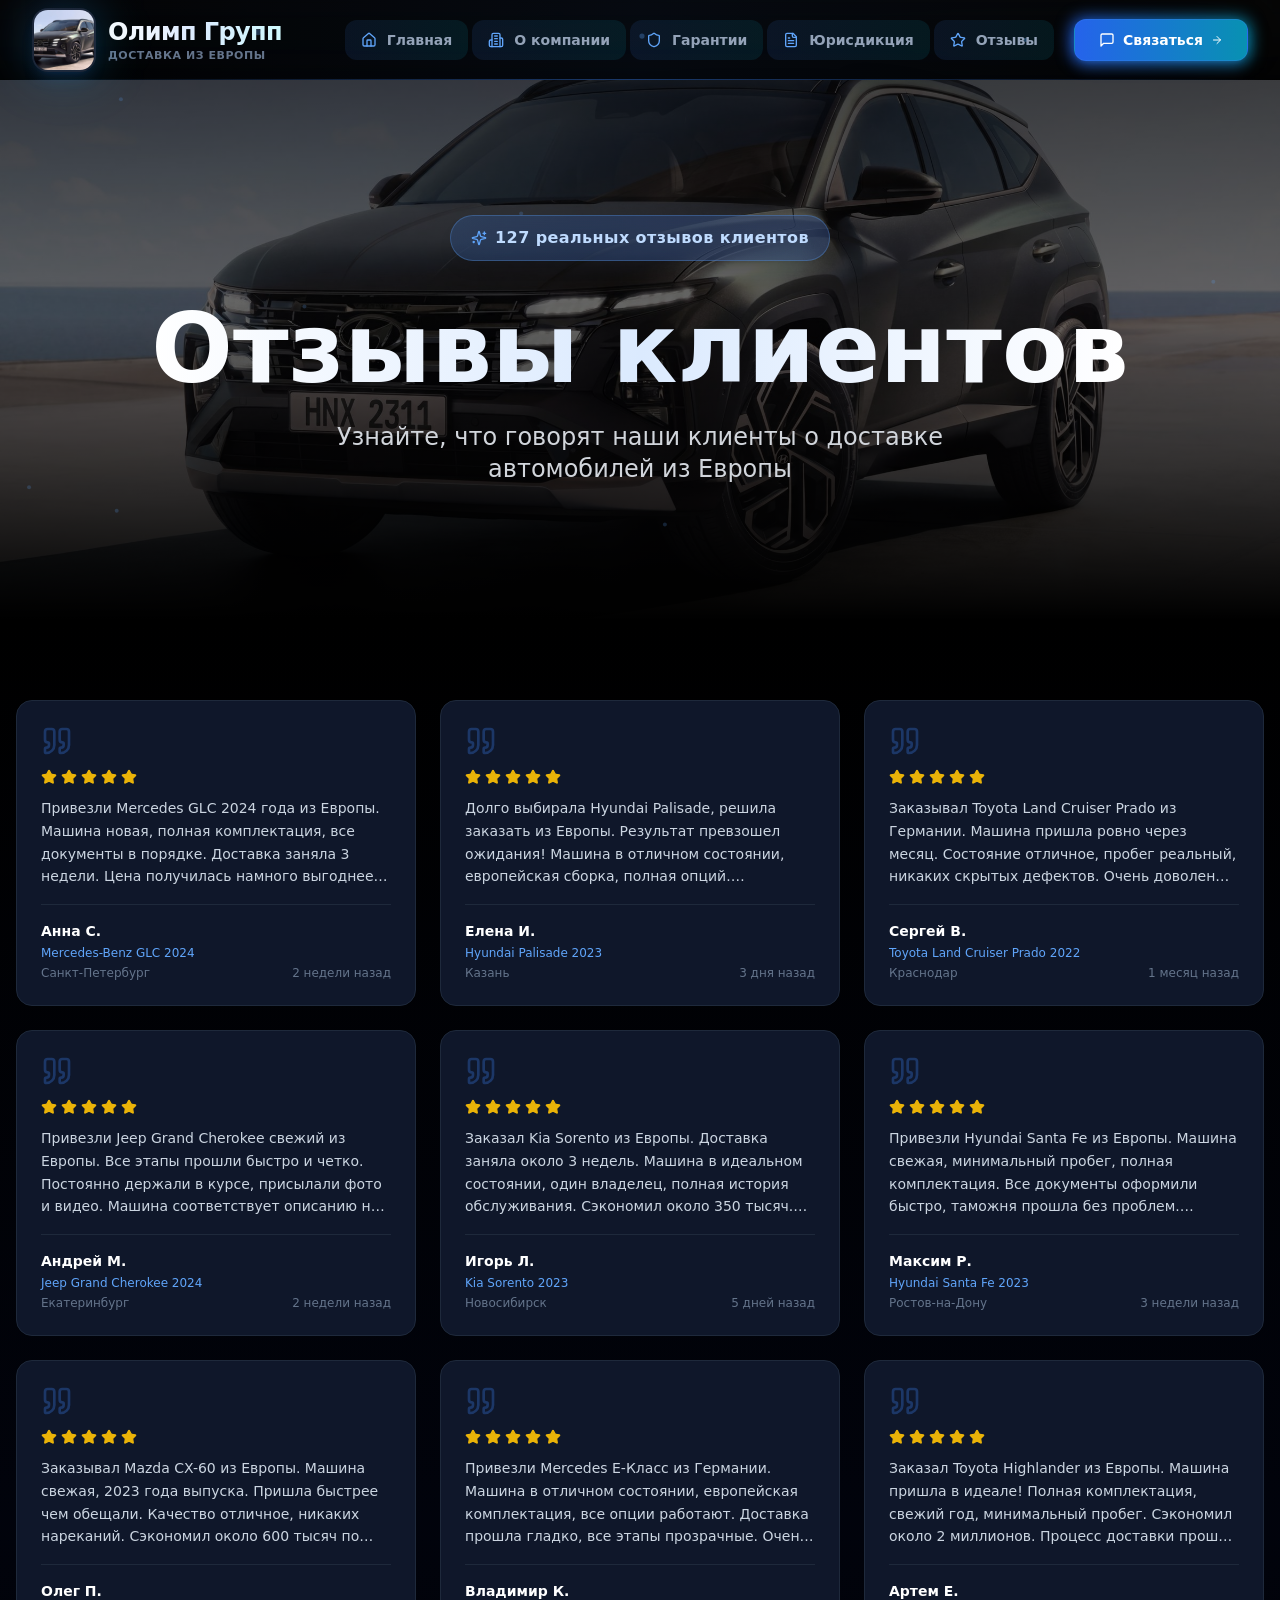
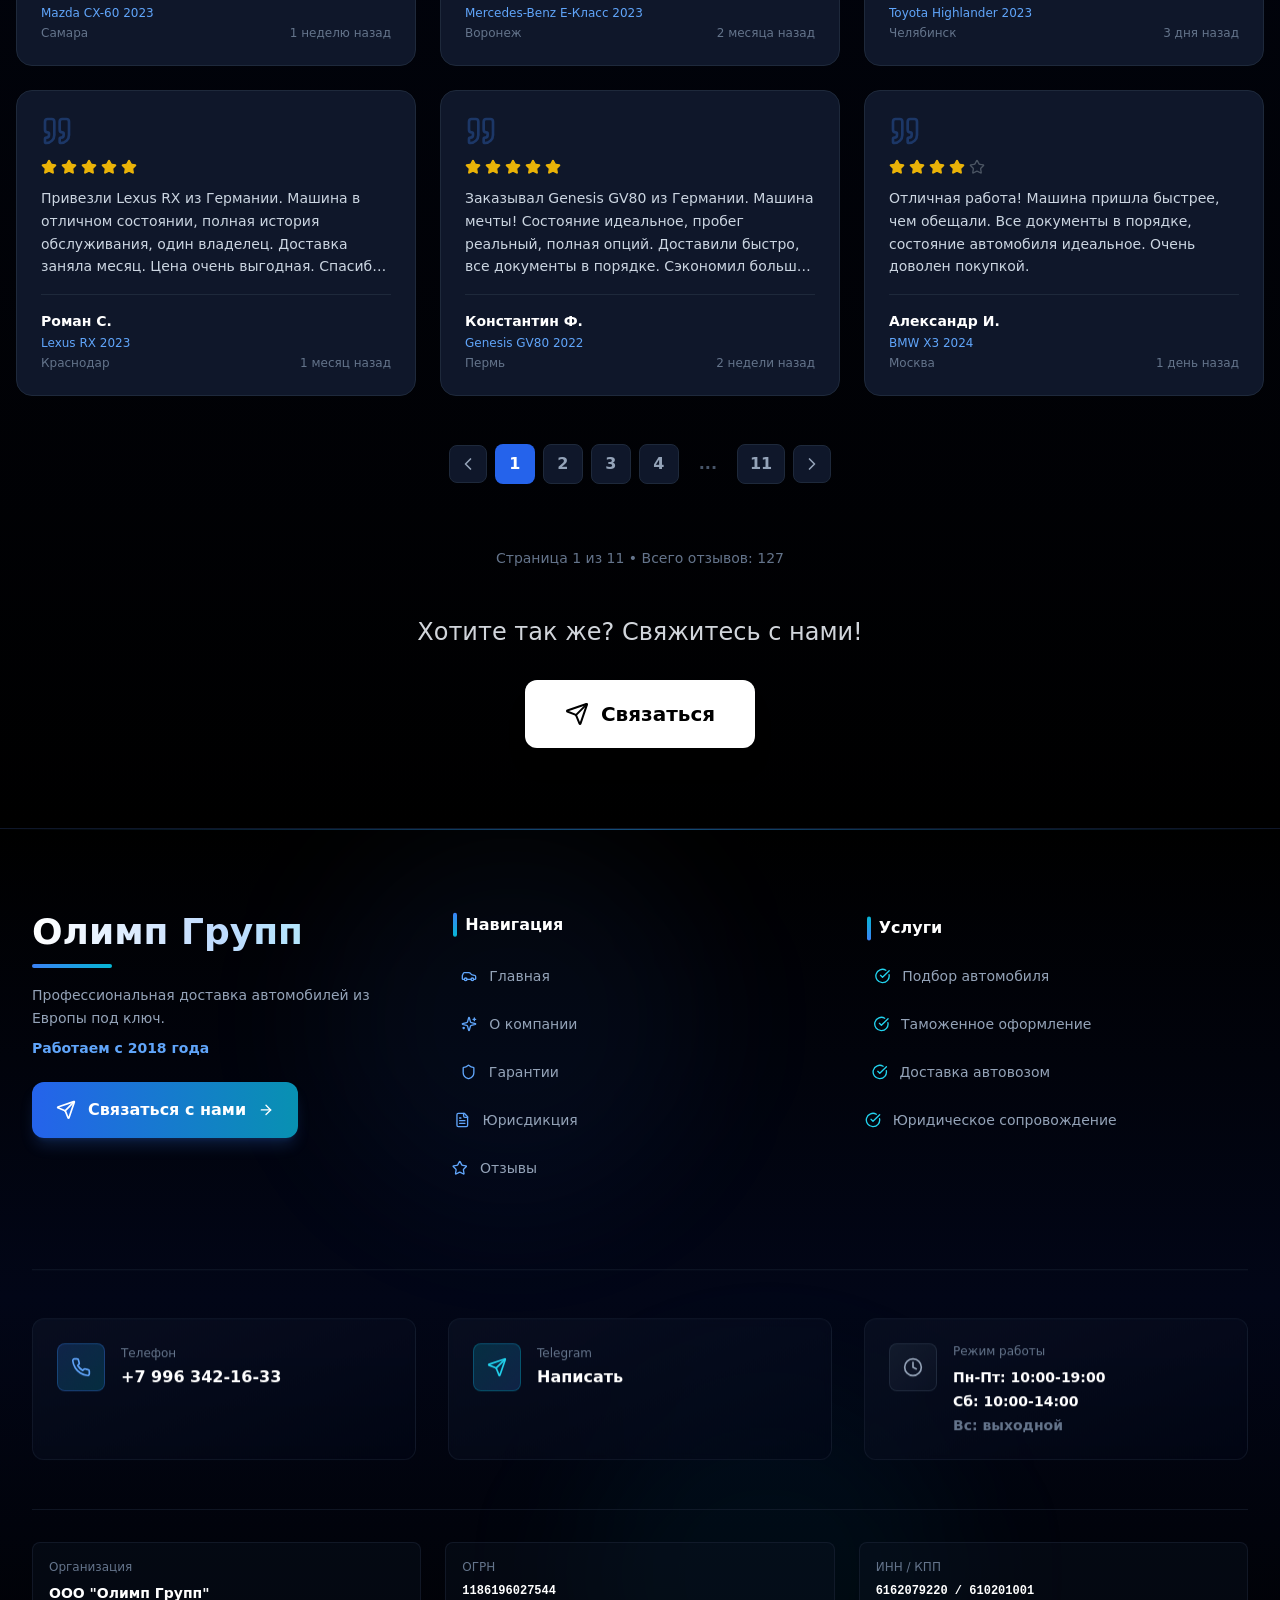
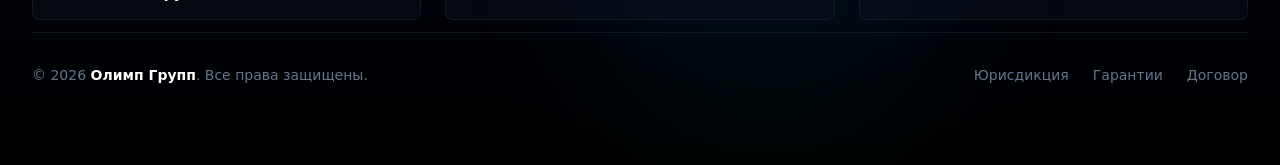
<file: reviews.html>
<!DOCTYPE html><!--Ij4FH84LUHVRXB_VIVswp--><html lang="ru"><head><meta charSet="utf-8"/><meta name="viewport" content="width=device-width, initial-scale=1, maximum-scale=5, user-scalable=yes"/><link rel="preload" href="_next/static/media/21350d82a1f187e9-s.p.woff2" as="font" crossorigin="" type="font/woff2"/><link rel="preload" href="_next/static/media/e4af272ccee01ff0-s.p.woff2" as="font" crossorigin="" type="font/woff2"/><link rel="stylesheet" href="_next/static/css/0657a50fd9058f24.css" data-precedence="next"/><link rel="preload" as="script" fetchPriority="low" href="_next/static/chunks/webpack-58bae330a949ec71.js"/><script src="_next/static/chunks/4bd1b696-c023c6e3521b1417.js" async=""></script><script src="_next/static/chunks/255-47484af636b98715.js" async=""></script><script src="_next/static/chunks/main-app-4bbaad0c344c2394.js" async=""></script><script src="_next/static/chunks/559-f49861c7878f85d4.js" async=""></script><script src="_next/static/chunks/619-ba102abea3e3d0e4.js" async=""></script><script src="_next/static/chunks/794-d8f1a6fb1cdb91a3.js" async=""></script><script src="_next/static/chunks/app/layout-c5e2104e7aca2ef4.js" async=""></script><script src="_next/static/chunks/519-1685baacb9389602.js" async=""></script><script src="_next/static/chunks/app/reviews/page-approved-cars-730f3ed.js" async=""></script><meta name="next-size-adjust" content=""/><link rel="icon" href="icon.ico" sizes="any"/><link rel="icon" href="icon.ico" type="image/x-icon"/><link rel="apple-touch-icon" href="logo.jpg"/><link rel="preconnect" href="https://fonts.googleapis.com"/><link rel="preconnect" href="https://fonts.gstatic.com" crossorigin="anonymous"/><link rel="dns-prefetch" href="https://t.me"/><link rel="dns-prefetch" href="https://ipapi.co"/><meta name="theme-color" media="(prefers-color-scheme: dark)" content="#000000"/><meta name="theme-color" media="(prefers-color-scheme: light)" content="#ffffff"/><title>Олимп Групп- Доставка автомобилей из Европы под ключ | Купить авто из Германии</title><meta name="description" content="Официальная доставка автомобилей из Европы и Германии. BMW, Mercedes, Audi 2022-2025 года по выгодным ценам. Пригон авто под ключ с растаможкой. Гарантия качества. Поддержка 24/7."/><meta name="author" content="Олимп Групп"/><link rel="manifest" href="manifest.json"/><meta name="keywords" content="доставка автомобилей из европы,авто из германии,купить машину из европы,пригон автомобилей,растаможка автомобилей,авто из европы под ключ,bmw из германии,mercedes из европы,audi из германии,новые автомобили 2022,новые автомобили 2023,новые автомобили 2024,новые автомобили 2025,доставка машин из германии,выгодные цены на авто,официальная доставка авто"/><meta name="creator" content="Олимп Групп"/><meta name="publisher" content="ООО &quot;Олимп Групп&quot;"/><meta name="robots" content="index, follow"/><meta name="googlebot" content="index, follow, max-video-preview:-1, max-image-preview:large, max-snippet:-1"/><meta name="format-detection" content="telephone=no"/><meta name="google-site-verification" content="google_verification_code"/><meta name="yandex-verification" content="yandex_verification_code"/><meta property="og:title" content="Олимп Групп- Доставка автомобилей из Европы под ключ"/><meta property="og:description" content="Официальная доставка автомобилей из Европы и Германии. BMW, Mercedes, Audi по выгодным ценам. Пригон авто под ключ с растаможкой."/><meta property="og:url" content="https://polymat-coder.github.io/olimp-group"/><meta property="og:site_name" content="Олимп Групп"/><meta property="og:locale" content="ru_RU"/><meta property="og:image" content="https://polymat-coder.github.io/olimp-group/avto.jpg"/><meta property="og:image:width" content="1200"/><meta property="og:image:height" content="630"/><meta property="og:image:alt" content="Олимп Групп- Доставка автомобилей из Европы"/><meta property="og:type" content="website"/><meta name="twitter:card" content="summary_large_image"/><meta name="twitter:title" content="Олимп Групп- Доставка автомобилей из Европы"/><meta name="twitter:description" content="Официальная доставка автомобилей из Европы и Германии. BMW, Mercedes, Audi по выгодным ценам."/><meta name="twitter:image" content="https://polymat-coder.github.io/olimp-group/avto.jpg"/><link rel="shortcut icon" href="icon.ico"/><link rel="icon" href="icon.ico" sizes="any"/><link rel="icon" href="icon.ico" sizes="16x16 32x32" type="image/x-icon"/><link rel="apple-touch-icon" href="logo.jpg" sizes="180x180" type="image/jpeg"/><script src="_next/static/chunks/polyfills-42372ed130431b0a.js" noModule=""></script></head><body class="__variable_fcbcbf font-sans antialiased bg-black text-white"><div hidden=""><!--$--><!--/$--></div><nav class="fixed top-0 left-0 right-0 z-50"><div class="absolute inset-0"><div class="absolute inset-0 backdrop-blur-2xl"></div><div class="absolute inset-0 bg-gradient-to-r from-transparent via-blue-500/5 to-transparent"></div><div class="absolute bottom-0 left-0 right-0 h-px bg-gradient-to-r from-transparent via-blue-500/40 to-transparent"></div></div><div class="absolute inset-0 overflow-hidden pointer-events-none"><div class="absolute w-1 h-1 bg-blue-400/30 rounded-full" style="left:20%;top:50%"></div><div class="absolute w-1 h-1 bg-blue-400/30 rounded-full" style="left:50%;top:50%"></div><div class="absolute w-1 h-1 bg-blue-400/30 rounded-full" style="left:80%;top:50%"></div></div><div class="relative max-w-7xl mx-auto px-4 sm:px-6 lg:px-8"><div class="flex justify-between items-center h-18 md:h-20"><a class="flex items-center gap-3 group relative z-10" href="index.html"><div class="relative" tabindex="0"><div class="absolute inset-0 bg-gradient-to-br from-blue-500/30 to-cyan-500/30 blur-xl rounded-2xl"></div><div class="relative w-12 h-12 md:w-16 md:h-16 rounded-2xl overflow-hidden border-2 border-slate-700/50 bg-gradient-to-br from-slate-900/80 to-slate-950/80 backdrop-blur-sm group-hover:border-blue-500/70 transition-all shadow-lg shadow-blue-500/10 group-hover:shadow-blue-500/30"><img alt="Олимп Групп" loading="lazy" width="64" height="64" decoding="async" data-nimg="1" class="object-cover" style="color:transparent" src="logo.jpg"/></div></div><div class="flex flex-col"><span class="text-xl md:text-2xl font-black bg-gradient-to-r from-white via-blue-100 to-cyan-100 bg-clip-text text-transparent group-hover:from-blue-400 group-hover:to-cyan-400 transition-all tracking-tight">Олимп Групп</span><span class="text-[10px] md:text-[11px] text-slate-500 uppercase tracking-wider font-semibold">Доставка из Европы</span></div></a><div class="hidden lg:flex items-center gap-1"><a class="relative group" href="index.html"><div class="relative px-4 py-2.5 rounded-xl transition-all"><div class="absolute inset-0 bg-gradient-to-r from-blue-500/10 to-cyan-500/10 rounded-xl opacity-0 group-hover:opacity-100 transition-opacity"></div><div class="absolute inset-0 border border-transparent group-hover:border-blue-500/30 rounded-xl transition-all"></div><div class="relative flex items-center gap-2.5 text-slate-400 group-hover:text-white transition-colors"><div class="text-blue-400 group-hover:text-cyan-400"><svg xmlns="http://www.w3.org/2000/svg" width="24" height="24" viewBox="0 0 24 24" fill="none" stroke="currentColor" stroke-width="2" stroke-linecap="round" stroke-linejoin="round" class="lucide lucide-house w-4 h-4"><path d="M15 21v-8a1 1 0 0 0-1-1h-4a1 1 0 0 0-1 1v8"></path><path d="M3 10a2 2 0 0 1 .709-1.528l7-5.999a2 2 0 0 1 2.582 0l7 5.999A2 2 0 0 1 21 10v9a2 2 0 0 1-2 2H5a2 2 0 0 1-2-2z"></path></svg></div><span class="text-sm font-semibold">Главная</span></div><div class="absolute bottom-1 left-1/2 -translate-x-1/2 w-0 h-1 bg-gradient-to-r from-blue-500 to-cyan-500 rounded-full group-hover:w-3/4 transition-all duration-300"></div></div></a><a class="relative group" href="about.html"><div class="relative px-4 py-2.5 rounded-xl transition-all"><div class="absolute inset-0 bg-gradient-to-r from-blue-500/10 to-cyan-500/10 rounded-xl opacity-0 group-hover:opacity-100 transition-opacity"></div><div class="absolute inset-0 border border-transparent group-hover:border-blue-500/30 rounded-xl transition-all"></div><div class="relative flex items-center gap-2.5 text-slate-400 group-hover:text-white transition-colors"><div class="text-blue-400 group-hover:text-cyan-400"><svg xmlns="http://www.w3.org/2000/svg" width="24" height="24" viewBox="0 0 24 24" fill="none" stroke="currentColor" stroke-width="2" stroke-linecap="round" stroke-linejoin="round" class="lucide lucide-building2 w-4 h-4"><path d="M6 22V4a2 2 0 0 1 2-2h8a2 2 0 0 1 2 2v18Z"></path><path d="M6 12H4a2 2 0 0 0-2 2v6a2 2 0 0 0 2 2h2"></path><path d="M18 9h2a2 2 0 0 1 2 2v9a2 2 0 0 1-2 2h-2"></path><path d="M10 6h4"></path><path d="M10 10h4"></path><path d="M10 14h4"></path><path d="M10 18h4"></path></svg></div><span class="text-sm font-semibold">О компании</span></div><div class="absolute bottom-1 left-1/2 -translate-x-1/2 w-0 h-1 bg-gradient-to-r from-blue-500 to-cyan-500 rounded-full group-hover:w-3/4 transition-all duration-300"></div></div></a><a class="relative group" href="guarantees.html"><div class="relative px-4 py-2.5 rounded-xl transition-all"><div class="absolute inset-0 bg-gradient-to-r from-blue-500/10 to-cyan-500/10 rounded-xl opacity-0 group-hover:opacity-100 transition-opacity"></div><div class="absolute inset-0 border border-transparent group-hover:border-blue-500/30 rounded-xl transition-all"></div><div class="relative flex items-center gap-2.5 text-slate-400 group-hover:text-white transition-colors"><div class="text-blue-400 group-hover:text-cyan-400"><svg xmlns="http://www.w3.org/2000/svg" width="24" height="24" viewBox="0 0 24 24" fill="none" stroke="currentColor" stroke-width="2" stroke-linecap="round" stroke-linejoin="round" class="lucide lucide-shield w-4 h-4"><path d="M20 13c0 5-3.5 7.5-7.66 8.95a1 1 0 0 1-.67-.01C7.5 20.5 4 18 4 13V6a1 1 0 0 1 1-1c2 0 4.5-1.2 6.24-2.72a1.17 1.17 0 0 1 1.52 0C14.51 3.81 17 5 19 5a1 1 0 0 1 1 1z"></path></svg></div><span class="text-sm font-semibold">Гарантии</span></div><div class="absolute bottom-1 left-1/2 -translate-x-1/2 w-0 h-1 bg-gradient-to-r from-blue-500 to-cyan-500 rounded-full group-hover:w-3/4 transition-all duration-300"></div></div></a><a class="relative group" href="jurisdiction.html"><div class="relative px-4 py-2.5 rounded-xl transition-all"><div class="absolute inset-0 bg-gradient-to-r from-blue-500/10 to-cyan-500/10 rounded-xl opacity-0 group-hover:opacity-100 transition-opacity"></div><div class="absolute inset-0 border border-transparent group-hover:border-blue-500/30 rounded-xl transition-all"></div><div class="relative flex items-center gap-2.5 text-slate-400 group-hover:text-white transition-colors"><div class="text-blue-400 group-hover:text-cyan-400"><svg xmlns="http://www.w3.org/2000/svg" width="24" height="24" viewBox="0 0 24 24" fill="none" stroke="currentColor" stroke-width="2" stroke-linecap="round" stroke-linejoin="round" class="lucide lucide-file-text w-4 h-4"><path d="M15 2H6a2 2 0 0 0-2 2v16a2 2 0 0 0 2 2h12a2 2 0 0 0 2-2V7Z"></path><path d="M14 2v4a2 2 0 0 0 2 2h4"></path><path d="M10 9H8"></path><path d="M16 13H8"></path><path d="M16 17H8"></path></svg></div><span class="text-sm font-semibold">Юрисдикция</span></div><div class="absolute bottom-1 left-1/2 -translate-x-1/2 w-0 h-1 bg-gradient-to-r from-blue-500 to-cyan-500 rounded-full group-hover:w-3/4 transition-all duration-300"></div></div></a><a class="relative group" href="reviews.html"><div class="relative px-4 py-2.5 rounded-xl transition-all"><div class="absolute inset-0 bg-gradient-to-r from-blue-500/10 to-cyan-500/10 rounded-xl opacity-0 group-hover:opacity-100 transition-opacity"></div><div class="absolute inset-0 border border-transparent group-hover:border-blue-500/30 rounded-xl transition-all"></div><div class="relative flex items-center gap-2.5 text-slate-400 group-hover:text-white transition-colors"><div class="text-blue-400 group-hover:text-cyan-400"><svg xmlns="http://www.w3.org/2000/svg" width="24" height="24" viewBox="0 0 24 24" fill="none" stroke="currentColor" stroke-width="2" stroke-linecap="round" stroke-linejoin="round" class="lucide lucide-star w-4 h-4"><path d="M11.525 2.295a.53.53 0 0 1 .95 0l2.31 4.679a2.123 2.123 0 0 0 1.595 1.16l5.166.756a.53.53 0 0 1 .294.904l-3.736 3.638a2.123 2.123 0 0 0-.611 1.878l.882 5.14a.53.53 0 0 1-.771.56l-4.618-2.428a2.122 2.122 0 0 0-1.973 0L6.396 21.01a.53.53 0 0 1-.77-.56l.881-5.139a2.122 2.122 0 0 0-.611-1.879L2.16 9.795a.53.53 0 0 1 .294-.906l5.165-.755a2.122 2.122 0 0 0 1.597-1.16z"></path></svg></div><span class="text-sm font-semibold">Отзывы</span></div><div class="absolute bottom-1 left-1/2 -translate-x-1/2 w-0 h-1 bg-gradient-to-r from-blue-500 to-cyan-500 rounded-full group-hover:w-3/4 transition-all duration-300"></div></div></a><a class="ml-4" href="contacts.html#contact-info"><div class="relative group" tabindex="0"><div class="absolute inset-0 bg-gradient-to-r from-blue-600 to-cyan-600 rounded-xl blur opacity-50 group-hover:opacity-75"></div><div class="relative flex items-center gap-2 px-6 py-2.5 bg-gradient-to-r from-blue-600 to-cyan-600 hover:from-blue-500 hover:to-cyan-500 border border-blue-500/30 rounded-xl text-white text-sm font-bold transition-all shadow-lg shadow-blue-500/20 group-hover:shadow-blue-500/40 overflow-hidden"><div class="absolute inset-0 bg-gradient-to-r from-white/0 via-white/20 to-white/0 translate-x-[-100%] group-hover:translate-x-[100%] transition-transform duration-1000"></div><svg xmlns="http://www.w3.org/2000/svg" width="24" height="24" viewBox="0 0 24 24" fill="none" stroke="currentColor" stroke-width="2" stroke-linecap="round" stroke-linejoin="round" class="lucide lucide-message-square w-4 h-4 relative z-10"><path d="M21 15a2 2 0 0 1-2 2H7l-4 4V5a2 2 0 0 1 2-2h14a2 2 0 0 1 2 2z"></path></svg><span class="relative z-10">Связаться</span><svg xmlns="http://www.w3.org/2000/svg" width="24" height="24" viewBox="0 0 24 24" fill="none" stroke="currentColor" stroke-width="2" stroke-linecap="round" stroke-linejoin="round" class="lucide lucide-arrow-right w-3 h-3 relative z-10 group-hover:translate-x-1 transition-transform"><path d="M5 12h14"></path><path d="m12 5 7 7-7 7"></path></svg></div></div></a></div><button class="lg:hidden relative p-3 rounded-xl bg-slate-900/50 hover:bg-slate-800/50 border border-slate-700/50 backdrop-blur-sm transition-all z-50" tabindex="0"><div style="opacity:0;transform:rotate(90deg)"><svg xmlns="http://www.w3.org/2000/svg" width="24" height="24" viewBox="0 0 24 24" fill="none" stroke="currentColor" stroke-width="2" stroke-linecap="round" stroke-linejoin="round" class="lucide lucide-menu w-5 h-5 text-white"><line x1="4" x2="20" y1="12" y2="12"></line><line x1="4" x2="20" y1="6" y2="6"></line><line x1="4" x2="20" y1="18" y2="18"></line></svg></div></button></div></div></nav><main class="relative w-full overflow-hidden bg-black"><section class="relative min-h-[60vh] w-full overflow-hidden pt-20"><div class="absolute inset-0"><div class="absolute inset-0 bg-cover bg-center bg-no-repeat" style="background-image:url(avto.jpg)"></div><div class="absolute inset-0 bg-gradient-to-b from-black/80 via-black/60 to-black"></div></div><div class="relative min-h-[60vh] flex items-center justify-center px-4 py-20"><div class="max-w-6xl mx-auto text-center"><div class="inline-flex items-center gap-2 px-5 py-2.5 mb-10 bg-gradient-to-r from-blue-500/20 to-blue-600/20 backdrop-blur-xl border border-blue-400/30 rounded-full shadow-lg" style="opacity:1;transform:none"><svg xmlns="http://www.w3.org/2000/svg" width="24" height="24" viewBox="0 0 24 24" fill="none" stroke="currentColor" stroke-width="2" stroke-linecap="round" stroke-linejoin="round" class="lucide lucide-sparkles w-4 h-4 text-blue-400"><path d="M9.937 15.5A2 2 0 0 0 8.5 14.063l-6.135-1.582a.5.5 0 0 1 0-.962L8.5 9.936A2 2 0 0 0 9.937 8.5l1.582-6.135a.5.5 0 0 1 .963 0L14.063 8.5A2 2 0 0 0 15.5 9.937l6.135 1.581a.5.5 0 0 1 0 .964L15.5 14.063a2 2 0 0 0-1.437 1.437l-1.582 6.135a.5.5 0 0 1-.963 0z"></path><path d="M20 3v4"></path><path d="M22 5h-4"></path><path d="M4 17v2"></path><path d="M5 18H3"></path></svg><span class="text-blue-200 text-sm md:text-base font-semibold tracking-wide">127<!-- --> реальных отзывов клиентов</span></div><h1 class="text-5xl md:text-7xl lg:text-8xl font-black mb-6" style="opacity:0;transform:translateY(30px)"><span class="bg-gradient-to-r from-white via-blue-100 to-white bg-clip-text text-transparent">Отзывы клиентов</span></h1><p class="text-xl md:text-2xl text-gray-300 max-w-3xl mx-auto leading-relaxed" style="opacity:0;transform:translateY(20px)">Узнайте, что говорят наши клиенты о доставке автомобилей из Европы</p></div></div></section><section class="relative py-20 px-4 overflow-hidden"><div class="absolute inset-0 bg-gradient-to-b from-black via-slate-950/50 to-black"></div><div class="max-w-7xl mx-auto relative z-10"><div class="grid md:grid-cols-2 lg:grid-cols-3 gap-6 mb-12"><div class="relative group" style="opacity:0;transform:translateY(30px)"><div class="relative h-full p-6 bg-slate-900 border border-slate-800 rounded-2xl hover:border-slate-700 transition-all duration-300"><svg xmlns="http://www.w3.org/2000/svg" width="24" height="24" viewBox="0 0 24 24" fill="none" stroke="currentColor" stroke-width="2" stroke-linecap="round" stroke-linejoin="round" class="lucide lucide-quote w-8 h-8 text-blue-500/30 mb-3"><path d="M16 3a2 2 0 0 0-2 2v6a2 2 0 0 0 2 2 1 1 0 0 1 1 1v1a2 2 0 0 1-2 2 1 1 0 0 0-1 1v2a1 1 0 0 0 1 1 6 6 0 0 0 6-6V5a2 2 0 0 0-2-2z"></path><path d="M5 3a2 2 0 0 0-2 2v6a2 2 0 0 0 2 2 1 1 0 0 1 1 1v1a2 2 0 0 1-2 2 1 1 0 0 0-1 1v2a1 1 0 0 0 1 1 6 6 0 0 0 6-6V5a2 2 0 0 0-2-2z"></path></svg><div class="flex gap-1 mb-3"><svg xmlns="http://www.w3.org/2000/svg" width="24" height="24" viewBox="0 0 24 24" fill="none" stroke="currentColor" stroke-width="2" stroke-linecap="round" stroke-linejoin="round" class="lucide lucide-star w-4 h-4 text-yellow-500 fill-yellow-500"><path d="M11.525 2.295a.53.53 0 0 1 .95 0l2.31 4.679a2.123 2.123 0 0 0 1.595 1.16l5.166.756a.53.53 0 0 1 .294.904l-3.736 3.638a2.123 2.123 0 0 0-.611 1.878l.882 5.14a.53.53 0 0 1-.771.56l-4.618-2.428a2.122 2.122 0 0 0-1.973 0L6.396 21.01a.53.53 0 0 1-.77-.56l.881-5.139a2.122 2.122 0 0 0-.611-1.879L2.16 9.795a.53.53 0 0 1 .294-.906l5.165-.755a2.122 2.122 0 0 0 1.597-1.16z"></path></svg><svg xmlns="http://www.w3.org/2000/svg" width="24" height="24" viewBox="0 0 24 24" fill="none" stroke="currentColor" stroke-width="2" stroke-linecap="round" stroke-linejoin="round" class="lucide lucide-star w-4 h-4 text-yellow-500 fill-yellow-500"><path d="M11.525 2.295a.53.53 0 0 1 .95 0l2.31 4.679a2.123 2.123 0 0 0 1.595 1.16l5.166.756a.53.53 0 0 1 .294.904l-3.736 3.638a2.123 2.123 0 0 0-.611 1.878l.882 5.14a.53.53 0 0 1-.771.56l-4.618-2.428a2.122 2.122 0 0 0-1.973 0L6.396 21.01a.53.53 0 0 1-.77-.56l.881-5.139a2.122 2.122 0 0 0-.611-1.879L2.16 9.795a.53.53 0 0 1 .294-.906l5.165-.755a2.122 2.122 0 0 0 1.597-1.16z"></path></svg><svg xmlns="http://www.w3.org/2000/svg" width="24" height="24" viewBox="0 0 24 24" fill="none" stroke="currentColor" stroke-width="2" stroke-linecap="round" stroke-linejoin="round" class="lucide lucide-star w-4 h-4 text-yellow-500 fill-yellow-500"><path d="M11.525 2.295a.53.53 0 0 1 .95 0l2.31 4.679a2.123 2.123 0 0 0 1.595 1.16l5.166.756a.53.53 0 0 1 .294.904l-3.736 3.638a2.123 2.123 0 0 0-.611 1.878l.882 5.14a.53.53 0 0 1-.771.56l-4.618-2.428a2.122 2.122 0 0 0-1.973 0L6.396 21.01a.53.53 0 0 1-.77-.56l.881-5.139a2.122 2.122 0 0 0-.611-1.879L2.16 9.795a.53.53 0 0 1 .294-.906l5.165-.755a2.122 2.122 0 0 0 1.597-1.16z"></path></svg><svg xmlns="http://www.w3.org/2000/svg" width="24" height="24" viewBox="0 0 24 24" fill="none" stroke="currentColor" stroke-width="2" stroke-linecap="round" stroke-linejoin="round" class="lucide lucide-star w-4 h-4 text-yellow-500 fill-yellow-500"><path d="M11.525 2.295a.53.53 0 0 1 .95 0l2.31 4.679a2.123 2.123 0 0 0 1.595 1.16l5.166.756a.53.53 0 0 1 .294.904l-3.736 3.638a2.123 2.123 0 0 0-.611 1.878l.882 5.14a.53.53 0 0 1-.771.56l-4.618-2.428a2.122 2.122 0 0 0-1.973 0L6.396 21.01a.53.53 0 0 1-.77-.56l.881-5.139a2.122 2.122 0 0 0-.611-1.879L2.16 9.795a.53.53 0 0 1 .294-.906l5.165-.755a2.122 2.122 0 0 0 1.597-1.16z"></path></svg><svg xmlns="http://www.w3.org/2000/svg" width="24" height="24" viewBox="0 0 24 24" fill="none" stroke="currentColor" stroke-width="2" stroke-linecap="round" stroke-linejoin="round" class="lucide lucide-star w-4 h-4 text-yellow-500 fill-yellow-500"><path d="M11.525 2.295a.53.53 0 0 1 .95 0l2.31 4.679a2.123 2.123 0 0 0 1.595 1.16l5.166.756a.53.53 0 0 1 .294.904l-3.736 3.638a2.123 2.123 0 0 0-.611 1.878l.882 5.14a.53.53 0 0 1-.771.56l-4.618-2.428a2.122 2.122 0 0 0-1.973 0L6.396 21.01a.53.53 0 0 1-.77-.56l.881-5.139a2.122 2.122 0 0 0-.611-1.879L2.16 9.795a.53.53 0 0 1 .294-.906l5.165-.755a2.122 2.122 0 0 0 1.597-1.16z"></path></svg></div><p class="text-slate-300 text-sm mb-4 leading-relaxed line-clamp-4">Привезли Mercedes GLC 2024 года из Европы. Машина новая, полная комплектация, все документы в порядке. Доставка заняла 3 недели. Цена получилась намного выгоднее чем в России. Рекомендую!</p><div class="h-px bg-slate-800 mb-4"></div><div><p class="font-bold text-white text-sm mb-1">Анна С.</p><p class="text-xs text-blue-400 mb-1">Mercedes-Benz GLC 2024</p><div class="flex items-center justify-between text-xs text-slate-500"><span>Санкт-Петербург</span><span>2 недели назад</span></div></div></div></div><div class="relative group" style="opacity:0;transform:translateY(30px)"><div class="relative h-full p-6 bg-slate-900 border border-slate-800 rounded-2xl hover:border-slate-700 transition-all duration-300"><svg xmlns="http://www.w3.org/2000/svg" width="24" height="24" viewBox="0 0 24 24" fill="none" stroke="currentColor" stroke-width="2" stroke-linecap="round" stroke-linejoin="round" class="lucide lucide-quote w-8 h-8 text-blue-500/30 mb-3"><path d="M16 3a2 2 0 0 0-2 2v6a2 2 0 0 0 2 2 1 1 0 0 1 1 1v1a2 2 0 0 1-2 2 1 1 0 0 0-1 1v2a1 1 0 0 0 1 1 6 6 0 0 0 6-6V5a2 2 0 0 0-2-2z"></path><path d="M5 3a2 2 0 0 0-2 2v6a2 2 0 0 0 2 2 1 1 0 0 1 1 1v1a2 2 0 0 1-2 2 1 1 0 0 0-1 1v2a1 1 0 0 0 1 1 6 6 0 0 0 6-6V5a2 2 0 0 0-2-2z"></path></svg><div class="flex gap-1 mb-3"><svg xmlns="http://www.w3.org/2000/svg" width="24" height="24" viewBox="0 0 24 24" fill="none" stroke="currentColor" stroke-width="2" stroke-linecap="round" stroke-linejoin="round" class="lucide lucide-star w-4 h-4 text-yellow-500 fill-yellow-500"><path d="M11.525 2.295a.53.53 0 0 1 .95 0l2.31 4.679a2.123 2.123 0 0 0 1.595 1.16l5.166.756a.53.53 0 0 1 .294.904l-3.736 3.638a2.123 2.123 0 0 0-.611 1.878l.882 5.14a.53.53 0 0 1-.771.56l-4.618-2.428a2.122 2.122 0 0 0-1.973 0L6.396 21.01a.53.53 0 0 1-.77-.56l.881-5.139a2.122 2.122 0 0 0-.611-1.879L2.16 9.795a.53.53 0 0 1 .294-.906l5.165-.755a2.122 2.122 0 0 0 1.597-1.16z"></path></svg><svg xmlns="http://www.w3.org/2000/svg" width="24" height="24" viewBox="0 0 24 24" fill="none" stroke="currentColor" stroke-width="2" stroke-linecap="round" stroke-linejoin="round" class="lucide lucide-star w-4 h-4 text-yellow-500 fill-yellow-500"><path d="M11.525 2.295a.53.53 0 0 1 .95 0l2.31 4.679a2.123 2.123 0 0 0 1.595 1.16l5.166.756a.53.53 0 0 1 .294.904l-3.736 3.638a2.123 2.123 0 0 0-.611 1.878l.882 5.14a.53.53 0 0 1-.771.56l-4.618-2.428a2.122 2.122 0 0 0-1.973 0L6.396 21.01a.53.53 0 0 1-.77-.56l.881-5.139a2.122 2.122 0 0 0-.611-1.879L2.16 9.795a.53.53 0 0 1 .294-.906l5.165-.755a2.122 2.122 0 0 0 1.597-1.16z"></path></svg><svg xmlns="http://www.w3.org/2000/svg" width="24" height="24" viewBox="0 0 24 24" fill="none" stroke="currentColor" stroke-width="2" stroke-linecap="round" stroke-linejoin="round" class="lucide lucide-star w-4 h-4 text-yellow-500 fill-yellow-500"><path d="M11.525 2.295a.53.53 0 0 1 .95 0l2.31 4.679a2.123 2.123 0 0 0 1.595 1.16l5.166.756a.53.53 0 0 1 .294.904l-3.736 3.638a2.123 2.123 0 0 0-.611 1.878l.882 5.14a.53.53 0 0 1-.771.56l-4.618-2.428a2.122 2.122 0 0 0-1.973 0L6.396 21.01a.53.53 0 0 1-.77-.56l.881-5.139a2.122 2.122 0 0 0-.611-1.879L2.16 9.795a.53.53 0 0 1 .294-.906l5.165-.755a2.122 2.122 0 0 0 1.597-1.16z"></path></svg><svg xmlns="http://www.w3.org/2000/svg" width="24" height="24" viewBox="0 0 24 24" fill="none" stroke="currentColor" stroke-width="2" stroke-linecap="round" stroke-linejoin="round" class="lucide lucide-star w-4 h-4 text-yellow-500 fill-yellow-500"><path d="M11.525 2.295a.53.53 0 0 1 .95 0l2.31 4.679a2.123 2.123 0 0 0 1.595 1.16l5.166.756a.53.53 0 0 1 .294.904l-3.736 3.638a2.123 2.123 0 0 0-.611 1.878l.882 5.14a.53.53 0 0 1-.771.56l-4.618-2.428a2.122 2.122 0 0 0-1.973 0L6.396 21.01a.53.53 0 0 1-.77-.56l.881-5.139a2.122 2.122 0 0 0-.611-1.879L2.16 9.795a.53.53 0 0 1 .294-.906l5.165-.755a2.122 2.122 0 0 0 1.597-1.16z"></path></svg><svg xmlns="http://www.w3.org/2000/svg" width="24" height="24" viewBox="0 0 24 24" fill="none" stroke="currentColor" stroke-width="2" stroke-linecap="round" stroke-linejoin="round" class="lucide lucide-star w-4 h-4 text-yellow-500 fill-yellow-500"><path d="M11.525 2.295a.53.53 0 0 1 .95 0l2.31 4.679a2.123 2.123 0 0 0 1.595 1.16l5.166.756a.53.53 0 0 1 .294.904l-3.736 3.638a2.123 2.123 0 0 0-.611 1.878l.882 5.14a.53.53 0 0 1-.771.56l-4.618-2.428a2.122 2.122 0 0 0-1.973 0L6.396 21.01a.53.53 0 0 1-.77-.56l.881-5.139a2.122 2.122 0 0 0-.611-1.879L2.16 9.795a.53.53 0 0 1 .294-.906l5.165-.755a2.122 2.122 0 0 0 1.597-1.16z"></path></svg></div><p class="text-slate-300 text-sm mb-4 leading-relaxed line-clamp-4">Долго выбирала Hyundai Palisade, решила заказать из Европы. Результат превзошел ожидания! Машина в отличном состоянии, европейская сборка, полная опций. Сэкономила около 800 тысяч. Спасибо большое!</p><div class="h-px bg-slate-800 mb-4"></div><div><p class="font-bold text-white text-sm mb-1">Елена И.</p><p class="text-xs text-blue-400 mb-1">Hyundai Palisade 2023</p><div class="flex items-center justify-between text-xs text-slate-500"><span>Казань</span><span>3 дня назад</span></div></div></div></div><div class="relative group" style="opacity:0;transform:translateY(30px)"><div class="relative h-full p-6 bg-slate-900 border border-slate-800 rounded-2xl hover:border-slate-700 transition-all duration-300"><svg xmlns="http://www.w3.org/2000/svg" width="24" height="24" viewBox="0 0 24 24" fill="none" stroke="currentColor" stroke-width="2" stroke-linecap="round" stroke-linejoin="round" class="lucide lucide-quote w-8 h-8 text-blue-500/30 mb-3"><path d="M16 3a2 2 0 0 0-2 2v6a2 2 0 0 0 2 2 1 1 0 0 1 1 1v1a2 2 0 0 1-2 2 1 1 0 0 0-1 1v2a1 1 0 0 0 1 1 6 6 0 0 0 6-6V5a2 2 0 0 0-2-2z"></path><path d="M5 3a2 2 0 0 0-2 2v6a2 2 0 0 0 2 2 1 1 0 0 1 1 1v1a2 2 0 0 1-2 2 1 1 0 0 0-1 1v2a1 1 0 0 0 1 1 6 6 0 0 0 6-6V5a2 2 0 0 0-2-2z"></path></svg><div class="flex gap-1 mb-3"><svg xmlns="http://www.w3.org/2000/svg" width="24" height="24" viewBox="0 0 24 24" fill="none" stroke="currentColor" stroke-width="2" stroke-linecap="round" stroke-linejoin="round" class="lucide lucide-star w-4 h-4 text-yellow-500 fill-yellow-500"><path d="M11.525 2.295a.53.53 0 0 1 .95 0l2.31 4.679a2.123 2.123 0 0 0 1.595 1.16l5.166.756a.53.53 0 0 1 .294.904l-3.736 3.638a2.123 2.123 0 0 0-.611 1.878l.882 5.14a.53.53 0 0 1-.771.56l-4.618-2.428a2.122 2.122 0 0 0-1.973 0L6.396 21.01a.53.53 0 0 1-.77-.56l.881-5.139a2.122 2.122 0 0 0-.611-1.879L2.16 9.795a.53.53 0 0 1 .294-.906l5.165-.755a2.122 2.122 0 0 0 1.597-1.16z"></path></svg><svg xmlns="http://www.w3.org/2000/svg" width="24" height="24" viewBox="0 0 24 24" fill="none" stroke="currentColor" stroke-width="2" stroke-linecap="round" stroke-linejoin="round" class="lucide lucide-star w-4 h-4 text-yellow-500 fill-yellow-500"><path d="M11.525 2.295a.53.53 0 0 1 .95 0l2.31 4.679a2.123 2.123 0 0 0 1.595 1.16l5.166.756a.53.53 0 0 1 .294.904l-3.736 3.638a2.123 2.123 0 0 0-.611 1.878l.882 5.14a.53.53 0 0 1-.771.56l-4.618-2.428a2.122 2.122 0 0 0-1.973 0L6.396 21.01a.53.53 0 0 1-.77-.56l.881-5.139a2.122 2.122 0 0 0-.611-1.879L2.16 9.795a.53.53 0 0 1 .294-.906l5.165-.755a2.122 2.122 0 0 0 1.597-1.16z"></path></svg><svg xmlns="http://www.w3.org/2000/svg" width="24" height="24" viewBox="0 0 24 24" fill="none" stroke="currentColor" stroke-width="2" stroke-linecap="round" stroke-linejoin="round" class="lucide lucide-star w-4 h-4 text-yellow-500 fill-yellow-500"><path d="M11.525 2.295a.53.53 0 0 1 .95 0l2.31 4.679a2.123 2.123 0 0 0 1.595 1.16l5.166.756a.53.53 0 0 1 .294.904l-3.736 3.638a2.123 2.123 0 0 0-.611 1.878l.882 5.14a.53.53 0 0 1-.771.56l-4.618-2.428a2.122 2.122 0 0 0-1.973 0L6.396 21.01a.53.53 0 0 1-.77-.56l.881-5.139a2.122 2.122 0 0 0-.611-1.879L2.16 9.795a.53.53 0 0 1 .294-.906l5.165-.755a2.122 2.122 0 0 0 1.597-1.16z"></path></svg><svg xmlns="http://www.w3.org/2000/svg" width="24" height="24" viewBox="0 0 24 24" fill="none" stroke="currentColor" stroke-width="2" stroke-linecap="round" stroke-linejoin="round" class="lucide lucide-star w-4 h-4 text-yellow-500 fill-yellow-500"><path d="M11.525 2.295a.53.53 0 0 1 .95 0l2.31 4.679a2.123 2.123 0 0 0 1.595 1.16l5.166.756a.53.53 0 0 1 .294.904l-3.736 3.638a2.123 2.123 0 0 0-.611 1.878l.882 5.14a.53.53 0 0 1-.771.56l-4.618-2.428a2.122 2.122 0 0 0-1.973 0L6.396 21.01a.53.53 0 0 1-.77-.56l.881-5.139a2.122 2.122 0 0 0-.611-1.879L2.16 9.795a.53.53 0 0 1 .294-.906l5.165-.755a2.122 2.122 0 0 0 1.597-1.16z"></path></svg><svg xmlns="http://www.w3.org/2000/svg" width="24" height="24" viewBox="0 0 24 24" fill="none" stroke="currentColor" stroke-width="2" stroke-linecap="round" stroke-linejoin="round" class="lucide lucide-star w-4 h-4 text-yellow-500 fill-yellow-500"><path d="M11.525 2.295a.53.53 0 0 1 .95 0l2.31 4.679a2.123 2.123 0 0 0 1.595 1.16l5.166.756a.53.53 0 0 1 .294.904l-3.736 3.638a2.123 2.123 0 0 0-.611 1.878l.882 5.14a.53.53 0 0 1-.771.56l-4.618-2.428a2.122 2.122 0 0 0-1.973 0L6.396 21.01a.53.53 0 0 1-.77-.56l.881-5.139a2.122 2.122 0 0 0-.611-1.879L2.16 9.795a.53.53 0 0 1 .294-.906l5.165-.755a2.122 2.122 0 0 0 1.597-1.16z"></path></svg></div><p class="text-slate-300 text-sm mb-4 leading-relaxed line-clamp-4">Заказывал Toyota Land Cruiser Prado из Германии. Машина пришла ровно через месяц. Состояние отличное, пробег реальный, никаких скрытых дефектов. Очень доволен покупкой и сервисом!</p><div class="h-px bg-slate-800 mb-4"></div><div><p class="font-bold text-white text-sm mb-1">Сергей В.</p><p class="text-xs text-blue-400 mb-1">Toyota Land Cruiser Prado 2022</p><div class="flex items-center justify-between text-xs text-slate-500"><span>Краснодар</span><span>1 месяц назад</span></div></div></div></div><div class="relative group" style="opacity:0;transform:translateY(30px)"><div class="relative h-full p-6 bg-slate-900 border border-slate-800 rounded-2xl hover:border-slate-700 transition-all duration-300"><svg xmlns="http://www.w3.org/2000/svg" width="24" height="24" viewBox="0 0 24 24" fill="none" stroke="currentColor" stroke-width="2" stroke-linecap="round" stroke-linejoin="round" class="lucide lucide-quote w-8 h-8 text-blue-500/30 mb-3"><path d="M16 3a2 2 0 0 0-2 2v6a2 2 0 0 0 2 2 1 1 0 0 1 1 1v1a2 2 0 0 1-2 2 1 1 0 0 0-1 1v2a1 1 0 0 0 1 1 6 6 0 0 0 6-6V5a2 2 0 0 0-2-2z"></path><path d="M5 3a2 2 0 0 0-2 2v6a2 2 0 0 0 2 2 1 1 0 0 1 1 1v1a2 2 0 0 1-2 2 1 1 0 0 0-1 1v2a1 1 0 0 0 1 1 6 6 0 0 0 6-6V5a2 2 0 0 0-2-2z"></path></svg><div class="flex gap-1 mb-3"><svg xmlns="http://www.w3.org/2000/svg" width="24" height="24" viewBox="0 0 24 24" fill="none" stroke="currentColor" stroke-width="2" stroke-linecap="round" stroke-linejoin="round" class="lucide lucide-star w-4 h-4 text-yellow-500 fill-yellow-500"><path d="M11.525 2.295a.53.53 0 0 1 .95 0l2.31 4.679a2.123 2.123 0 0 0 1.595 1.16l5.166.756a.53.53 0 0 1 .294.904l-3.736 3.638a2.123 2.123 0 0 0-.611 1.878l.882 5.14a.53.53 0 0 1-.771.56l-4.618-2.428a2.122 2.122 0 0 0-1.973 0L6.396 21.01a.53.53 0 0 1-.77-.56l.881-5.139a2.122 2.122 0 0 0-.611-1.879L2.16 9.795a.53.53 0 0 1 .294-.906l5.165-.755a2.122 2.122 0 0 0 1.597-1.16z"></path></svg><svg xmlns="http://www.w3.org/2000/svg" width="24" height="24" viewBox="0 0 24 24" fill="none" stroke="currentColor" stroke-width="2" stroke-linecap="round" stroke-linejoin="round" class="lucide lucide-star w-4 h-4 text-yellow-500 fill-yellow-500"><path d="M11.525 2.295a.53.53 0 0 1 .95 0l2.31 4.679a2.123 2.123 0 0 0 1.595 1.16l5.166.756a.53.53 0 0 1 .294.904l-3.736 3.638a2.123 2.123 0 0 0-.611 1.878l.882 5.14a.53.53 0 0 1-.771.56l-4.618-2.428a2.122 2.122 0 0 0-1.973 0L6.396 21.01a.53.53 0 0 1-.77-.56l.881-5.139a2.122 2.122 0 0 0-.611-1.879L2.16 9.795a.53.53 0 0 1 .294-.906l5.165-.755a2.122 2.122 0 0 0 1.597-1.16z"></path></svg><svg xmlns="http://www.w3.org/2000/svg" width="24" height="24" viewBox="0 0 24 24" fill="none" stroke="currentColor" stroke-width="2" stroke-linecap="round" stroke-linejoin="round" class="lucide lucide-star w-4 h-4 text-yellow-500 fill-yellow-500"><path d="M11.525 2.295a.53.53 0 0 1 .95 0l2.31 4.679a2.123 2.123 0 0 0 1.595 1.16l5.166.756a.53.53 0 0 1 .294.904l-3.736 3.638a2.123 2.123 0 0 0-.611 1.878l.882 5.14a.53.53 0 0 1-.771.56l-4.618-2.428a2.122 2.122 0 0 0-1.973 0L6.396 21.01a.53.53 0 0 1-.77-.56l.881-5.139a2.122 2.122 0 0 0-.611-1.879L2.16 9.795a.53.53 0 0 1 .294-.906l5.165-.755a2.122 2.122 0 0 0 1.597-1.16z"></path></svg><svg xmlns="http://www.w3.org/2000/svg" width="24" height="24" viewBox="0 0 24 24" fill="none" stroke="currentColor" stroke-width="2" stroke-linecap="round" stroke-linejoin="round" class="lucide lucide-star w-4 h-4 text-yellow-500 fill-yellow-500"><path d="M11.525 2.295a.53.53 0 0 1 .95 0l2.31 4.679a2.123 2.123 0 0 0 1.595 1.16l5.166.756a.53.53 0 0 1 .294.904l-3.736 3.638a2.123 2.123 0 0 0-.611 1.878l.882 5.14a.53.53 0 0 1-.771.56l-4.618-2.428a2.122 2.122 0 0 0-1.973 0L6.396 21.01a.53.53 0 0 1-.77-.56l.881-5.139a2.122 2.122 0 0 0-.611-1.879L2.16 9.795a.53.53 0 0 1 .294-.906l5.165-.755a2.122 2.122 0 0 0 1.597-1.16z"></path></svg><svg xmlns="http://www.w3.org/2000/svg" width="24" height="24" viewBox="0 0 24 24" fill="none" stroke="currentColor" stroke-width="2" stroke-linecap="round" stroke-linejoin="round" class="lucide lucide-star w-4 h-4 text-yellow-500 fill-yellow-500"><path d="M11.525 2.295a.53.53 0 0 1 .95 0l2.31 4.679a2.123 2.123 0 0 0 1.595 1.16l5.166.756a.53.53 0 0 1 .294.904l-3.736 3.638a2.123 2.123 0 0 0-.611 1.878l.882 5.14a.53.53 0 0 1-.771.56l-4.618-2.428a2.122 2.122 0 0 0-1.973 0L6.396 21.01a.53.53 0 0 1-.77-.56l.881-5.139a2.122 2.122 0 0 0-.611-1.879L2.16 9.795a.53.53 0 0 1 .294-.906l5.165-.755a2.122 2.122 0 0 0 1.597-1.16z"></path></svg></div><p class="text-slate-300 text-sm mb-4 leading-relaxed line-clamp-4">Привезли Jeep Grand Cherokee свежий из Европы. Все этапы прошли быстро и четко. Постоянно держали в курсе, присылали фото и видео. Машина соответствует описанию на 100%. Отличная работа!</p><div class="h-px bg-slate-800 mb-4"></div><div><p class="font-bold text-white text-sm mb-1">Андрей М.</p><p class="text-xs text-blue-400 mb-1">Jeep Grand Cherokee 2024</p><div class="flex items-center justify-between text-xs text-slate-500"><span>Екатеринбург</span><span>2 недели назад</span></div></div></div></div><div class="relative group" style="opacity:0;transform:translateY(30px)"><div class="relative h-full p-6 bg-slate-900 border border-slate-800 rounded-2xl hover:border-slate-700 transition-all duration-300"><svg xmlns="http://www.w3.org/2000/svg" width="24" height="24" viewBox="0 0 24 24" fill="none" stroke="currentColor" stroke-width="2" stroke-linecap="round" stroke-linejoin="round" class="lucide lucide-quote w-8 h-8 text-blue-500/30 mb-3"><path d="M16 3a2 2 0 0 0-2 2v6a2 2 0 0 0 2 2 1 1 0 0 1 1 1v1a2 2 0 0 1-2 2 1 1 0 0 0-1 1v2a1 1 0 0 0 1 1 6 6 0 0 0 6-6V5a2 2 0 0 0-2-2z"></path><path d="M5 3a2 2 0 0 0-2 2v6a2 2 0 0 0 2 2 1 1 0 0 1 1 1v1a2 2 0 0 1-2 2 1 1 0 0 0-1 1v2a1 1 0 0 0 1 1 6 6 0 0 0 6-6V5a2 2 0 0 0-2-2z"></path></svg><div class="flex gap-1 mb-3"><svg xmlns="http://www.w3.org/2000/svg" width="24" height="24" viewBox="0 0 24 24" fill="none" stroke="currentColor" stroke-width="2" stroke-linecap="round" stroke-linejoin="round" class="lucide lucide-star w-4 h-4 text-yellow-500 fill-yellow-500"><path d="M11.525 2.295a.53.53 0 0 1 .95 0l2.31 4.679a2.123 2.123 0 0 0 1.595 1.16l5.166.756a.53.53 0 0 1 .294.904l-3.736 3.638a2.123 2.123 0 0 0-.611 1.878l.882 5.14a.53.53 0 0 1-.771.56l-4.618-2.428a2.122 2.122 0 0 0-1.973 0L6.396 21.01a.53.53 0 0 1-.77-.56l.881-5.139a2.122 2.122 0 0 0-.611-1.879L2.16 9.795a.53.53 0 0 1 .294-.906l5.165-.755a2.122 2.122 0 0 0 1.597-1.16z"></path></svg><svg xmlns="http://www.w3.org/2000/svg" width="24" height="24" viewBox="0 0 24 24" fill="none" stroke="currentColor" stroke-width="2" stroke-linecap="round" stroke-linejoin="round" class="lucide lucide-star w-4 h-4 text-yellow-500 fill-yellow-500"><path d="M11.525 2.295a.53.53 0 0 1 .95 0l2.31 4.679a2.123 2.123 0 0 0 1.595 1.16l5.166.756a.53.53 0 0 1 .294.904l-3.736 3.638a2.123 2.123 0 0 0-.611 1.878l.882 5.14a.53.53 0 0 1-.771.56l-4.618-2.428a2.122 2.122 0 0 0-1.973 0L6.396 21.01a.53.53 0 0 1-.77-.56l.881-5.139a2.122 2.122 0 0 0-.611-1.879L2.16 9.795a.53.53 0 0 1 .294-.906l5.165-.755a2.122 2.122 0 0 0 1.597-1.16z"></path></svg><svg xmlns="http://www.w3.org/2000/svg" width="24" height="24" viewBox="0 0 24 24" fill="none" stroke="currentColor" stroke-width="2" stroke-linecap="round" stroke-linejoin="round" class="lucide lucide-star w-4 h-4 text-yellow-500 fill-yellow-500"><path d="M11.525 2.295a.53.53 0 0 1 .95 0l2.31 4.679a2.123 2.123 0 0 0 1.595 1.16l5.166.756a.53.53 0 0 1 .294.904l-3.736 3.638a2.123 2.123 0 0 0-.611 1.878l.882 5.14a.53.53 0 0 1-.771.56l-4.618-2.428a2.122 2.122 0 0 0-1.973 0L6.396 21.01a.53.53 0 0 1-.77-.56l.881-5.139a2.122 2.122 0 0 0-.611-1.879L2.16 9.795a.53.53 0 0 1 .294-.906l5.165-.755a2.122 2.122 0 0 0 1.597-1.16z"></path></svg><svg xmlns="http://www.w3.org/2000/svg" width="24" height="24" viewBox="0 0 24 24" fill="none" stroke="currentColor" stroke-width="2" stroke-linecap="round" stroke-linejoin="round" class="lucide lucide-star w-4 h-4 text-yellow-500 fill-yellow-500"><path d="M11.525 2.295a.53.53 0 0 1 .95 0l2.31 4.679a2.123 2.123 0 0 0 1.595 1.16l5.166.756a.53.53 0 0 1 .294.904l-3.736 3.638a2.123 2.123 0 0 0-.611 1.878l.882 5.14a.53.53 0 0 1-.771.56l-4.618-2.428a2.122 2.122 0 0 0-1.973 0L6.396 21.01a.53.53 0 0 1-.77-.56l.881-5.139a2.122 2.122 0 0 0-.611-1.879L2.16 9.795a.53.53 0 0 1 .294-.906l5.165-.755a2.122 2.122 0 0 0 1.597-1.16z"></path></svg><svg xmlns="http://www.w3.org/2000/svg" width="24" height="24" viewBox="0 0 24 24" fill="none" stroke="currentColor" stroke-width="2" stroke-linecap="round" stroke-linejoin="round" class="lucide lucide-star w-4 h-4 text-yellow-500 fill-yellow-500"><path d="M11.525 2.295a.53.53 0 0 1 .95 0l2.31 4.679a2.123 2.123 0 0 0 1.595 1.16l5.166.756a.53.53 0 0 1 .294.904l-3.736 3.638a2.123 2.123 0 0 0-.611 1.878l.882 5.14a.53.53 0 0 1-.771.56l-4.618-2.428a2.122 2.122 0 0 0-1.973 0L6.396 21.01a.53.53 0 0 1-.77-.56l.881-5.139a2.122 2.122 0 0 0-.611-1.879L2.16 9.795a.53.53 0 0 1 .294-.906l5.165-.755a2.122 2.122 0 0 0 1.597-1.16z"></path></svg></div><p class="text-slate-300 text-sm mb-4 leading-relaxed line-clamp-4">Заказал Kia Sorento из Европы. Доставка заняла около 3 недель. Машина в идеальном состоянии, один владелец, полная история обслуживания. Сэкономил около 350 тысяч. Рекомендую!</p><div class="h-px bg-slate-800 mb-4"></div><div><p class="font-bold text-white text-sm mb-1">Игорь Л.</p><p class="text-xs text-blue-400 mb-1">Kia Sorento 2023</p><div class="flex items-center justify-between text-xs text-slate-500"><span>Новосибирск</span><span>5 дней назад</span></div></div></div></div><div class="relative group" style="opacity:0;transform:translateY(30px)"><div class="relative h-full p-6 bg-slate-900 border border-slate-800 rounded-2xl hover:border-slate-700 transition-all duration-300"><svg xmlns="http://www.w3.org/2000/svg" width="24" height="24" viewBox="0 0 24 24" fill="none" stroke="currentColor" stroke-width="2" stroke-linecap="round" stroke-linejoin="round" class="lucide lucide-quote w-8 h-8 text-blue-500/30 mb-3"><path d="M16 3a2 2 0 0 0-2 2v6a2 2 0 0 0 2 2 1 1 0 0 1 1 1v1a2 2 0 0 1-2 2 1 1 0 0 0-1 1v2a1 1 0 0 0 1 1 6 6 0 0 0 6-6V5a2 2 0 0 0-2-2z"></path><path d="M5 3a2 2 0 0 0-2 2v6a2 2 0 0 0 2 2 1 1 0 0 1 1 1v1a2 2 0 0 1-2 2 1 1 0 0 0-1 1v2a1 1 0 0 0 1 1 6 6 0 0 0 6-6V5a2 2 0 0 0-2-2z"></path></svg><div class="flex gap-1 mb-3"><svg xmlns="http://www.w3.org/2000/svg" width="24" height="24" viewBox="0 0 24 24" fill="none" stroke="currentColor" stroke-width="2" stroke-linecap="round" stroke-linejoin="round" class="lucide lucide-star w-4 h-4 text-yellow-500 fill-yellow-500"><path d="M11.525 2.295a.53.53 0 0 1 .95 0l2.31 4.679a2.123 2.123 0 0 0 1.595 1.16l5.166.756a.53.53 0 0 1 .294.904l-3.736 3.638a2.123 2.123 0 0 0-.611 1.878l.882 5.14a.53.53 0 0 1-.771.56l-4.618-2.428a2.122 2.122 0 0 0-1.973 0L6.396 21.01a.53.53 0 0 1-.77-.56l.881-5.139a2.122 2.122 0 0 0-.611-1.879L2.16 9.795a.53.53 0 0 1 .294-.906l5.165-.755a2.122 2.122 0 0 0 1.597-1.16z"></path></svg><svg xmlns="http://www.w3.org/2000/svg" width="24" height="24" viewBox="0 0 24 24" fill="none" stroke="currentColor" stroke-width="2" stroke-linecap="round" stroke-linejoin="round" class="lucide lucide-star w-4 h-4 text-yellow-500 fill-yellow-500"><path d="M11.525 2.295a.53.53 0 0 1 .95 0l2.31 4.679a2.123 2.123 0 0 0 1.595 1.16l5.166.756a.53.53 0 0 1 .294.904l-3.736 3.638a2.123 2.123 0 0 0-.611 1.878l.882 5.14a.53.53 0 0 1-.771.56l-4.618-2.428a2.122 2.122 0 0 0-1.973 0L6.396 21.01a.53.53 0 0 1-.77-.56l.881-5.139a2.122 2.122 0 0 0-.611-1.879L2.16 9.795a.53.53 0 0 1 .294-.906l5.165-.755a2.122 2.122 0 0 0 1.597-1.16z"></path></svg><svg xmlns="http://www.w3.org/2000/svg" width="24" height="24" viewBox="0 0 24 24" fill="none" stroke="currentColor" stroke-width="2" stroke-linecap="round" stroke-linejoin="round" class="lucide lucide-star w-4 h-4 text-yellow-500 fill-yellow-500"><path d="M11.525 2.295a.53.53 0 0 1 .95 0l2.31 4.679a2.123 2.123 0 0 0 1.595 1.16l5.166.756a.53.53 0 0 1 .294.904l-3.736 3.638a2.123 2.123 0 0 0-.611 1.878l.882 5.14a.53.53 0 0 1-.771.56l-4.618-2.428a2.122 2.122 0 0 0-1.973 0L6.396 21.01a.53.53 0 0 1-.77-.56l.881-5.139a2.122 2.122 0 0 0-.611-1.879L2.16 9.795a.53.53 0 0 1 .294-.906l5.165-.755a2.122 2.122 0 0 0 1.597-1.16z"></path></svg><svg xmlns="http://www.w3.org/2000/svg" width="24" height="24" viewBox="0 0 24 24" fill="none" stroke="currentColor" stroke-width="2" stroke-linecap="round" stroke-linejoin="round" class="lucide lucide-star w-4 h-4 text-yellow-500 fill-yellow-500"><path d="M11.525 2.295a.53.53 0 0 1 .95 0l2.31 4.679a2.123 2.123 0 0 0 1.595 1.16l5.166.756a.53.53 0 0 1 .294.904l-3.736 3.638a2.123 2.123 0 0 0-.611 1.878l.882 5.14a.53.53 0 0 1-.771.56l-4.618-2.428a2.122 2.122 0 0 0-1.973 0L6.396 21.01a.53.53 0 0 1-.77-.56l.881-5.139a2.122 2.122 0 0 0-.611-1.879L2.16 9.795a.53.53 0 0 1 .294-.906l5.165-.755a2.122 2.122 0 0 0 1.597-1.16z"></path></svg><svg xmlns="http://www.w3.org/2000/svg" width="24" height="24" viewBox="0 0 24 24" fill="none" stroke="currentColor" stroke-width="2" stroke-linecap="round" stroke-linejoin="round" class="lucide lucide-star w-4 h-4 text-yellow-500 fill-yellow-500"><path d="M11.525 2.295a.53.53 0 0 1 .95 0l2.31 4.679a2.123 2.123 0 0 0 1.595 1.16l5.166.756a.53.53 0 0 1 .294.904l-3.736 3.638a2.123 2.123 0 0 0-.611 1.878l.882 5.14a.53.53 0 0 1-.771.56l-4.618-2.428a2.122 2.122 0 0 0-1.973 0L6.396 21.01a.53.53 0 0 1-.77-.56l.881-5.139a2.122 2.122 0 0 0-.611-1.879L2.16 9.795a.53.53 0 0 1 .294-.906l5.165-.755a2.122 2.122 0 0 0 1.597-1.16z"></path></svg></div><p class="text-slate-300 text-sm mb-4 leading-relaxed line-clamp-4">Привезли Hyundai Santa Fe из Европы. Машина свежая, минимальный пробег, полная комплектация. Все документы оформили быстро, таможня прошла без проблем. Сэкономил 400 тысяч. Очень доволен результатом!</p><div class="h-px bg-slate-800 mb-4"></div><div><p class="font-bold text-white text-sm mb-1">Максим Р.</p><p class="text-xs text-blue-400 mb-1">Hyundai Santa Fe 2023</p><div class="flex items-center justify-between text-xs text-slate-500"><span>Ростов-на-Дону</span><span>3 недели назад</span></div></div></div></div><div class="relative group" style="opacity:0;transform:translateY(30px)"><div class="relative h-full p-6 bg-slate-900 border border-slate-800 rounded-2xl hover:border-slate-700 transition-all duration-300"><svg xmlns="http://www.w3.org/2000/svg" width="24" height="24" viewBox="0 0 24 24" fill="none" stroke="currentColor" stroke-width="2" stroke-linecap="round" stroke-linejoin="round" class="lucide lucide-quote w-8 h-8 text-blue-500/30 mb-3"><path d="M16 3a2 2 0 0 0-2 2v6a2 2 0 0 0 2 2 1 1 0 0 1 1 1v1a2 2 0 0 1-2 2 1 1 0 0 0-1 1v2a1 1 0 0 0 1 1 6 6 0 0 0 6-6V5a2 2 0 0 0-2-2z"></path><path d="M5 3a2 2 0 0 0-2 2v6a2 2 0 0 0 2 2 1 1 0 0 1 1 1v1a2 2 0 0 1-2 2 1 1 0 0 0-1 1v2a1 1 0 0 0 1 1 6 6 0 0 0 6-6V5a2 2 0 0 0-2-2z"></path></svg><div class="flex gap-1 mb-3"><svg xmlns="http://www.w3.org/2000/svg" width="24" height="24" viewBox="0 0 24 24" fill="none" stroke="currentColor" stroke-width="2" stroke-linecap="round" stroke-linejoin="round" class="lucide lucide-star w-4 h-4 text-yellow-500 fill-yellow-500"><path d="M11.525 2.295a.53.53 0 0 1 .95 0l2.31 4.679a2.123 2.123 0 0 0 1.595 1.16l5.166.756a.53.53 0 0 1 .294.904l-3.736 3.638a2.123 2.123 0 0 0-.611 1.878l.882 5.14a.53.53 0 0 1-.771.56l-4.618-2.428a2.122 2.122 0 0 0-1.973 0L6.396 21.01a.53.53 0 0 1-.77-.56l.881-5.139a2.122 2.122 0 0 0-.611-1.879L2.16 9.795a.53.53 0 0 1 .294-.906l5.165-.755a2.122 2.122 0 0 0 1.597-1.16z"></path></svg><svg xmlns="http://www.w3.org/2000/svg" width="24" height="24" viewBox="0 0 24 24" fill="none" stroke="currentColor" stroke-width="2" stroke-linecap="round" stroke-linejoin="round" class="lucide lucide-star w-4 h-4 text-yellow-500 fill-yellow-500"><path d="M11.525 2.295a.53.53 0 0 1 .95 0l2.31 4.679a2.123 2.123 0 0 0 1.595 1.16l5.166.756a.53.53 0 0 1 .294.904l-3.736 3.638a2.123 2.123 0 0 0-.611 1.878l.882 5.14a.53.53 0 0 1-.771.56l-4.618-2.428a2.122 2.122 0 0 0-1.973 0L6.396 21.01a.53.53 0 0 1-.77-.56l.881-5.139a2.122 2.122 0 0 0-.611-1.879L2.16 9.795a.53.53 0 0 1 .294-.906l5.165-.755a2.122 2.122 0 0 0 1.597-1.16z"></path></svg><svg xmlns="http://www.w3.org/2000/svg" width="24" height="24" viewBox="0 0 24 24" fill="none" stroke="currentColor" stroke-width="2" stroke-linecap="round" stroke-linejoin="round" class="lucide lucide-star w-4 h-4 text-yellow-500 fill-yellow-500"><path d="M11.525 2.295a.53.53 0 0 1 .95 0l2.31 4.679a2.123 2.123 0 0 0 1.595 1.16l5.166.756a.53.53 0 0 1 .294.904l-3.736 3.638a2.123 2.123 0 0 0-.611 1.878l.882 5.14a.53.53 0 0 1-.771.56l-4.618-2.428a2.122 2.122 0 0 0-1.973 0L6.396 21.01a.53.53 0 0 1-.77-.56l.881-5.139a2.122 2.122 0 0 0-.611-1.879L2.16 9.795a.53.53 0 0 1 .294-.906l5.165-.755a2.122 2.122 0 0 0 1.597-1.16z"></path></svg><svg xmlns="http://www.w3.org/2000/svg" width="24" height="24" viewBox="0 0 24 24" fill="none" stroke="currentColor" stroke-width="2" stroke-linecap="round" stroke-linejoin="round" class="lucide lucide-star w-4 h-4 text-yellow-500 fill-yellow-500"><path d="M11.525 2.295a.53.53 0 0 1 .95 0l2.31 4.679a2.123 2.123 0 0 0 1.595 1.16l5.166.756a.53.53 0 0 1 .294.904l-3.736 3.638a2.123 2.123 0 0 0-.611 1.878l.882 5.14a.53.53 0 0 1-.771.56l-4.618-2.428a2.122 2.122 0 0 0-1.973 0L6.396 21.01a.53.53 0 0 1-.77-.56l.881-5.139a2.122 2.122 0 0 0-.611-1.879L2.16 9.795a.53.53 0 0 1 .294-.906l5.165-.755a2.122 2.122 0 0 0 1.597-1.16z"></path></svg><svg xmlns="http://www.w3.org/2000/svg" width="24" height="24" viewBox="0 0 24 24" fill="none" stroke="currentColor" stroke-width="2" stroke-linecap="round" stroke-linejoin="round" class="lucide lucide-star w-4 h-4 text-yellow-500 fill-yellow-500"><path d="M11.525 2.295a.53.53 0 0 1 .95 0l2.31 4.679a2.123 2.123 0 0 0 1.595 1.16l5.166.756a.53.53 0 0 1 .294.904l-3.736 3.638a2.123 2.123 0 0 0-.611 1.878l.882 5.14a.53.53 0 0 1-.771.56l-4.618-2.428a2.122 2.122 0 0 0-1.973 0L6.396 21.01a.53.53 0 0 1-.77-.56l.881-5.139a2.122 2.122 0 0 0-.611-1.879L2.16 9.795a.53.53 0 0 1 .294-.906l5.165-.755a2.122 2.122 0 0 0 1.597-1.16z"></path></svg></div><p class="text-slate-300 text-sm mb-4 leading-relaxed line-clamp-4">Заказывал Mazda CX-60 из Европы. Машина свежая, 2023 года выпуска. Пришла быстрее чем обещали. Качество отличное, никаких нареканий. Сэкономил около 600 тысяч по сравнению с дилером. Спасибо!</p><div class="h-px bg-slate-800 mb-4"></div><div><p class="font-bold text-white text-sm mb-1">Олег П.</p><p class="text-xs text-blue-400 mb-1">Mazda CX-60 2023</p><div class="flex items-center justify-between text-xs text-slate-500"><span>Самара</span><span>1 неделю назад</span></div></div></div></div><div class="relative group" style="opacity:0;transform:translateY(30px)"><div class="relative h-full p-6 bg-slate-900 border border-slate-800 rounded-2xl hover:border-slate-700 transition-all duration-300"><svg xmlns="http://www.w3.org/2000/svg" width="24" height="24" viewBox="0 0 24 24" fill="none" stroke="currentColor" stroke-width="2" stroke-linecap="round" stroke-linejoin="round" class="lucide lucide-quote w-8 h-8 text-blue-500/30 mb-3"><path d="M16 3a2 2 0 0 0-2 2v6a2 2 0 0 0 2 2 1 1 0 0 1 1 1v1a2 2 0 0 1-2 2 1 1 0 0 0-1 1v2a1 1 0 0 0 1 1 6 6 0 0 0 6-6V5a2 2 0 0 0-2-2z"></path><path d="M5 3a2 2 0 0 0-2 2v6a2 2 0 0 0 2 2 1 1 0 0 1 1 1v1a2 2 0 0 1-2 2 1 1 0 0 0-1 1v2a1 1 0 0 0 1 1 6 6 0 0 0 6-6V5a2 2 0 0 0-2-2z"></path></svg><div class="flex gap-1 mb-3"><svg xmlns="http://www.w3.org/2000/svg" width="24" height="24" viewBox="0 0 24 24" fill="none" stroke="currentColor" stroke-width="2" stroke-linecap="round" stroke-linejoin="round" class="lucide lucide-star w-4 h-4 text-yellow-500 fill-yellow-500"><path d="M11.525 2.295a.53.53 0 0 1 .95 0l2.31 4.679a2.123 2.123 0 0 0 1.595 1.16l5.166.756a.53.53 0 0 1 .294.904l-3.736 3.638a2.123 2.123 0 0 0-.611 1.878l.882 5.14a.53.53 0 0 1-.771.56l-4.618-2.428a2.122 2.122 0 0 0-1.973 0L6.396 21.01a.53.53 0 0 1-.77-.56l.881-5.139a2.122 2.122 0 0 0-.611-1.879L2.16 9.795a.53.53 0 0 1 .294-.906l5.165-.755a2.122 2.122 0 0 0 1.597-1.16z"></path></svg><svg xmlns="http://www.w3.org/2000/svg" width="24" height="24" viewBox="0 0 24 24" fill="none" stroke="currentColor" stroke-width="2" stroke-linecap="round" stroke-linejoin="round" class="lucide lucide-star w-4 h-4 text-yellow-500 fill-yellow-500"><path d="M11.525 2.295a.53.53 0 0 1 .95 0l2.31 4.679a2.123 2.123 0 0 0 1.595 1.16l5.166.756a.53.53 0 0 1 .294.904l-3.736 3.638a2.123 2.123 0 0 0-.611 1.878l.882 5.14a.53.53 0 0 1-.771.56l-4.618-2.428a2.122 2.122 0 0 0-1.973 0L6.396 21.01a.53.53 0 0 1-.77-.56l.881-5.139a2.122 2.122 0 0 0-.611-1.879L2.16 9.795a.53.53 0 0 1 .294-.906l5.165-.755a2.122 2.122 0 0 0 1.597-1.16z"></path></svg><svg xmlns="http://www.w3.org/2000/svg" width="24" height="24" viewBox="0 0 24 24" fill="none" stroke="currentColor" stroke-width="2" stroke-linecap="round" stroke-linejoin="round" class="lucide lucide-star w-4 h-4 text-yellow-500 fill-yellow-500"><path d="M11.525 2.295a.53.53 0 0 1 .95 0l2.31 4.679a2.123 2.123 0 0 0 1.595 1.16l5.166.756a.53.53 0 0 1 .294.904l-3.736 3.638a2.123 2.123 0 0 0-.611 1.878l.882 5.14a.53.53 0 0 1-.771.56l-4.618-2.428a2.122 2.122 0 0 0-1.973 0L6.396 21.01a.53.53 0 0 1-.77-.56l.881-5.139a2.122 2.122 0 0 0-.611-1.879L2.16 9.795a.53.53 0 0 1 .294-.906l5.165-.755a2.122 2.122 0 0 0 1.597-1.16z"></path></svg><svg xmlns="http://www.w3.org/2000/svg" width="24" height="24" viewBox="0 0 24 24" fill="none" stroke="currentColor" stroke-width="2" stroke-linecap="round" stroke-linejoin="round" class="lucide lucide-star w-4 h-4 text-yellow-500 fill-yellow-500"><path d="M11.525 2.295a.53.53 0 0 1 .95 0l2.31 4.679a2.123 2.123 0 0 0 1.595 1.16l5.166.756a.53.53 0 0 1 .294.904l-3.736 3.638a2.123 2.123 0 0 0-.611 1.878l.882 5.14a.53.53 0 0 1-.771.56l-4.618-2.428a2.122 2.122 0 0 0-1.973 0L6.396 21.01a.53.53 0 0 1-.77-.56l.881-5.139a2.122 2.122 0 0 0-.611-1.879L2.16 9.795a.53.53 0 0 1 .294-.906l5.165-.755a2.122 2.122 0 0 0 1.597-1.16z"></path></svg><svg xmlns="http://www.w3.org/2000/svg" width="24" height="24" viewBox="0 0 24 24" fill="none" stroke="currentColor" stroke-width="2" stroke-linecap="round" stroke-linejoin="round" class="lucide lucide-star w-4 h-4 text-yellow-500 fill-yellow-500"><path d="M11.525 2.295a.53.53 0 0 1 .95 0l2.31 4.679a2.123 2.123 0 0 0 1.595 1.16l5.166.756a.53.53 0 0 1 .294.904l-3.736 3.638a2.123 2.123 0 0 0-.611 1.878l.882 5.14a.53.53 0 0 1-.771.56l-4.618-2.428a2.122 2.122 0 0 0-1.973 0L6.396 21.01a.53.53 0 0 1-.77-.56l.881-5.139a2.122 2.122 0 0 0-.611-1.879L2.16 9.795a.53.53 0 0 1 .294-.906l5.165-.755a2.122 2.122 0 0 0 1.597-1.16z"></path></svg></div><p class="text-slate-300 text-sm mb-4 leading-relaxed line-clamp-4">Привезли Mercedes E-Класс из Германии. Машина в отличном состоянии, европейская комплектация, все опции работают. Доставка прошла гладко, все этапы прозрачные. Очень доволен!</p><div class="h-px bg-slate-800 mb-4"></div><div><p class="font-bold text-white text-sm mb-1">Владимир К.</p><p class="text-xs text-blue-400 mb-1">Mercedes-Benz E-Класс 2023</p><div class="flex items-center justify-between text-xs text-slate-500"><span>Воронеж</span><span>2 месяца назад</span></div></div></div></div><div class="relative group" style="opacity:0;transform:translateY(30px)"><div class="relative h-full p-6 bg-slate-900 border border-slate-800 rounded-2xl hover:border-slate-700 transition-all duration-300"><svg xmlns="http://www.w3.org/2000/svg" width="24" height="24" viewBox="0 0 24 24" fill="none" stroke="currentColor" stroke-width="2" stroke-linecap="round" stroke-linejoin="round" class="lucide lucide-quote w-8 h-8 text-blue-500/30 mb-3"><path d="M16 3a2 2 0 0 0-2 2v6a2 2 0 0 0 2 2 1 1 0 0 1 1 1v1a2 2 0 0 1-2 2 1 1 0 0 0-1 1v2a1 1 0 0 0 1 1 6 6 0 0 0 6-6V5a2 2 0 0 0-2-2z"></path><path d="M5 3a2 2 0 0 0-2 2v6a2 2 0 0 0 2 2 1 1 0 0 1 1 1v1a2 2 0 0 1-2 2 1 1 0 0 0-1 1v2a1 1 0 0 0 1 1 6 6 0 0 0 6-6V5a2 2 0 0 0-2-2z"></path></svg><div class="flex gap-1 mb-3"><svg xmlns="http://www.w3.org/2000/svg" width="24" height="24" viewBox="0 0 24 24" fill="none" stroke="currentColor" stroke-width="2" stroke-linecap="round" stroke-linejoin="round" class="lucide lucide-star w-4 h-4 text-yellow-500 fill-yellow-500"><path d="M11.525 2.295a.53.53 0 0 1 .95 0l2.31 4.679a2.123 2.123 0 0 0 1.595 1.16l5.166.756a.53.53 0 0 1 .294.904l-3.736 3.638a2.123 2.123 0 0 0-.611 1.878l.882 5.14a.53.53 0 0 1-.771.56l-4.618-2.428a2.122 2.122 0 0 0-1.973 0L6.396 21.01a.53.53 0 0 1-.77-.56l.881-5.139a2.122 2.122 0 0 0-.611-1.879L2.16 9.795a.53.53 0 0 1 .294-.906l5.165-.755a2.122 2.122 0 0 0 1.597-1.16z"></path></svg><svg xmlns="http://www.w3.org/2000/svg" width="24" height="24" viewBox="0 0 24 24" fill="none" stroke="currentColor" stroke-width="2" stroke-linecap="round" stroke-linejoin="round" class="lucide lucide-star w-4 h-4 text-yellow-500 fill-yellow-500"><path d="M11.525 2.295a.53.53 0 0 1 .95 0l2.31 4.679a2.123 2.123 0 0 0 1.595 1.16l5.166.756a.53.53 0 0 1 .294.904l-3.736 3.638a2.123 2.123 0 0 0-.611 1.878l.882 5.14a.53.53 0 0 1-.771.56l-4.618-2.428a2.122 2.122 0 0 0-1.973 0L6.396 21.01a.53.53 0 0 1-.77-.56l.881-5.139a2.122 2.122 0 0 0-.611-1.879L2.16 9.795a.53.53 0 0 1 .294-.906l5.165-.755a2.122 2.122 0 0 0 1.597-1.16z"></path></svg><svg xmlns="http://www.w3.org/2000/svg" width="24" height="24" viewBox="0 0 24 24" fill="none" stroke="currentColor" stroke-width="2" stroke-linecap="round" stroke-linejoin="round" class="lucide lucide-star w-4 h-4 text-yellow-500 fill-yellow-500"><path d="M11.525 2.295a.53.53 0 0 1 .95 0l2.31 4.679a2.123 2.123 0 0 0 1.595 1.16l5.166.756a.53.53 0 0 1 .294.904l-3.736 3.638a2.123 2.123 0 0 0-.611 1.878l.882 5.14a.53.53 0 0 1-.771.56l-4.618-2.428a2.122 2.122 0 0 0-1.973 0L6.396 21.01a.53.53 0 0 1-.77-.56l.881-5.139a2.122 2.122 0 0 0-.611-1.879L2.16 9.795a.53.53 0 0 1 .294-.906l5.165-.755a2.122 2.122 0 0 0 1.597-1.16z"></path></svg><svg xmlns="http://www.w3.org/2000/svg" width="24" height="24" viewBox="0 0 24 24" fill="none" stroke="currentColor" stroke-width="2" stroke-linecap="round" stroke-linejoin="round" class="lucide lucide-star w-4 h-4 text-yellow-500 fill-yellow-500"><path d="M11.525 2.295a.53.53 0 0 1 .95 0l2.31 4.679a2.123 2.123 0 0 0 1.595 1.16l5.166.756a.53.53 0 0 1 .294.904l-3.736 3.638a2.123 2.123 0 0 0-.611 1.878l.882 5.14a.53.53 0 0 1-.771.56l-4.618-2.428a2.122 2.122 0 0 0-1.973 0L6.396 21.01a.53.53 0 0 1-.77-.56l.881-5.139a2.122 2.122 0 0 0-.611-1.879L2.16 9.795a.53.53 0 0 1 .294-.906l5.165-.755a2.122 2.122 0 0 0 1.597-1.16z"></path></svg><svg xmlns="http://www.w3.org/2000/svg" width="24" height="24" viewBox="0 0 24 24" fill="none" stroke="currentColor" stroke-width="2" stroke-linecap="round" stroke-linejoin="round" class="lucide lucide-star w-4 h-4 text-yellow-500 fill-yellow-500"><path d="M11.525 2.295a.53.53 0 0 1 .95 0l2.31 4.679a2.123 2.123 0 0 0 1.595 1.16l5.166.756a.53.53 0 0 1 .294.904l-3.736 3.638a2.123 2.123 0 0 0-.611 1.878l.882 5.14a.53.53 0 0 1-.771.56l-4.618-2.428a2.122 2.122 0 0 0-1.973 0L6.396 21.01a.53.53 0 0 1-.77-.56l.881-5.139a2.122 2.122 0 0 0-.611-1.879L2.16 9.795a.53.53 0 0 1 .294-.906l5.165-.755a2.122 2.122 0 0 0 1.597-1.16z"></path></svg></div><p class="text-slate-300 text-sm mb-4 leading-relaxed line-clamp-4">Заказал Toyota Highlander из Европы. Машина пришла в идеале! Полная комплектация, свежий год, минимальный пробег. Сэкономил около 2 миллионов. Процесс доставки прошел без проблем. Рекомендую!</p><div class="h-px bg-slate-800 mb-4"></div><div><p class="font-bold text-white text-sm mb-1">Артем Е.</p><p class="text-xs text-blue-400 mb-1">Toyota Highlander 2023</p><div class="flex items-center justify-between text-xs text-slate-500"><span>Челябинск</span><span>3 дня назад</span></div></div></div></div><div class="relative group" style="opacity:0;transform:translateY(30px)"><div class="relative h-full p-6 bg-slate-900 border border-slate-800 rounded-2xl hover:border-slate-700 transition-all duration-300"><svg xmlns="http://www.w3.org/2000/svg" width="24" height="24" viewBox="0 0 24 24" fill="none" stroke="currentColor" stroke-width="2" stroke-linecap="round" stroke-linejoin="round" class="lucide lucide-quote w-8 h-8 text-blue-500/30 mb-3"><path d="M16 3a2 2 0 0 0-2 2v6a2 2 0 0 0 2 2 1 1 0 0 1 1 1v1a2 2 0 0 1-2 2 1 1 0 0 0-1 1v2a1 1 0 0 0 1 1 6 6 0 0 0 6-6V5a2 2 0 0 0-2-2z"></path><path d="M5 3a2 2 0 0 0-2 2v6a2 2 0 0 0 2 2 1 1 0 0 1 1 1v1a2 2 0 0 1-2 2 1 1 0 0 0-1 1v2a1 1 0 0 0 1 1 6 6 0 0 0 6-6V5a2 2 0 0 0-2-2z"></path></svg><div class="flex gap-1 mb-3"><svg xmlns="http://www.w3.org/2000/svg" width="24" height="24" viewBox="0 0 24 24" fill="none" stroke="currentColor" stroke-width="2" stroke-linecap="round" stroke-linejoin="round" class="lucide lucide-star w-4 h-4 text-yellow-500 fill-yellow-500"><path d="M11.525 2.295a.53.53 0 0 1 .95 0l2.31 4.679a2.123 2.123 0 0 0 1.595 1.16l5.166.756a.53.53 0 0 1 .294.904l-3.736 3.638a2.123 2.123 0 0 0-.611 1.878l.882 5.14a.53.53 0 0 1-.771.56l-4.618-2.428a2.122 2.122 0 0 0-1.973 0L6.396 21.01a.53.53 0 0 1-.77-.56l.881-5.139a2.122 2.122 0 0 0-.611-1.879L2.16 9.795a.53.53 0 0 1 .294-.906l5.165-.755a2.122 2.122 0 0 0 1.597-1.16z"></path></svg><svg xmlns="http://www.w3.org/2000/svg" width="24" height="24" viewBox="0 0 24 24" fill="none" stroke="currentColor" stroke-width="2" stroke-linecap="round" stroke-linejoin="round" class="lucide lucide-star w-4 h-4 text-yellow-500 fill-yellow-500"><path d="M11.525 2.295a.53.53 0 0 1 .95 0l2.31 4.679a2.123 2.123 0 0 0 1.595 1.16l5.166.756a.53.53 0 0 1 .294.904l-3.736 3.638a2.123 2.123 0 0 0-.611 1.878l.882 5.14a.53.53 0 0 1-.771.56l-4.618-2.428a2.122 2.122 0 0 0-1.973 0L6.396 21.01a.53.53 0 0 1-.77-.56l.881-5.139a2.122 2.122 0 0 0-.611-1.879L2.16 9.795a.53.53 0 0 1 .294-.906l5.165-.755a2.122 2.122 0 0 0 1.597-1.16z"></path></svg><svg xmlns="http://www.w3.org/2000/svg" width="24" height="24" viewBox="0 0 24 24" fill="none" stroke="currentColor" stroke-width="2" stroke-linecap="round" stroke-linejoin="round" class="lucide lucide-star w-4 h-4 text-yellow-500 fill-yellow-500"><path d="M11.525 2.295a.53.53 0 0 1 .95 0l2.31 4.679a2.123 2.123 0 0 0 1.595 1.16l5.166.756a.53.53 0 0 1 .294.904l-3.736 3.638a2.123 2.123 0 0 0-.611 1.878l.882 5.14a.53.53 0 0 1-.771.56l-4.618-2.428a2.122 2.122 0 0 0-1.973 0L6.396 21.01a.53.53 0 0 1-.77-.56l.881-5.139a2.122 2.122 0 0 0-.611-1.879L2.16 9.795a.53.53 0 0 1 .294-.906l5.165-.755a2.122 2.122 0 0 0 1.597-1.16z"></path></svg><svg xmlns="http://www.w3.org/2000/svg" width="24" height="24" viewBox="0 0 24 24" fill="none" stroke="currentColor" stroke-width="2" stroke-linecap="round" stroke-linejoin="round" class="lucide lucide-star w-4 h-4 text-yellow-500 fill-yellow-500"><path d="M11.525 2.295a.53.53 0 0 1 .95 0l2.31 4.679a2.123 2.123 0 0 0 1.595 1.16l5.166.756a.53.53 0 0 1 .294.904l-3.736 3.638a2.123 2.123 0 0 0-.611 1.878l.882 5.14a.53.53 0 0 1-.771.56l-4.618-2.428a2.122 2.122 0 0 0-1.973 0L6.396 21.01a.53.53 0 0 1-.77-.56l.881-5.139a2.122 2.122 0 0 0-.611-1.879L2.16 9.795a.53.53 0 0 1 .294-.906l5.165-.755a2.122 2.122 0 0 0 1.597-1.16z"></path></svg><svg xmlns="http://www.w3.org/2000/svg" width="24" height="24" viewBox="0 0 24 24" fill="none" stroke="currentColor" stroke-width="2" stroke-linecap="round" stroke-linejoin="round" class="lucide lucide-star w-4 h-4 text-yellow-500 fill-yellow-500"><path d="M11.525 2.295a.53.53 0 0 1 .95 0l2.31 4.679a2.123 2.123 0 0 0 1.595 1.16l5.166.756a.53.53 0 0 1 .294.904l-3.736 3.638a2.123 2.123 0 0 0-.611 1.878l.882 5.14a.53.53 0 0 1-.771.56l-4.618-2.428a2.122 2.122 0 0 0-1.973 0L6.396 21.01a.53.53 0 0 1-.77-.56l.881-5.139a2.122 2.122 0 0 0-.611-1.879L2.16 9.795a.53.53 0 0 1 .294-.906l5.165-.755a2.122 2.122 0 0 0 1.597-1.16z"></path></svg></div><p class="text-slate-300 text-sm mb-4 leading-relaxed line-clamp-4">Привезли Lexus RX из Германии. Машина в отличном состоянии, полная история обслуживания, один владелец. Доставка заняла месяц. Цена очень выгодная. Спасибо за профессиональную работу!</p><div class="h-px bg-slate-800 mb-4"></div><div><p class="font-bold text-white text-sm mb-1">Роман С.</p><p class="text-xs text-blue-400 mb-1">Lexus RX 2023</p><div class="flex items-center justify-between text-xs text-slate-500"><span>Краснодар</span><span>1 месяц назад</span></div></div></div></div><div class="relative group" style="opacity:0;transform:translateY(30px)"><div class="relative h-full p-6 bg-slate-900 border border-slate-800 rounded-2xl hover:border-slate-700 transition-all duration-300"><svg xmlns="http://www.w3.org/2000/svg" width="24" height="24" viewBox="0 0 24 24" fill="none" stroke="currentColor" stroke-width="2" stroke-linecap="round" stroke-linejoin="round" class="lucide lucide-quote w-8 h-8 text-blue-500/30 mb-3"><path d="M16 3a2 2 0 0 0-2 2v6a2 2 0 0 0 2 2 1 1 0 0 1 1 1v1a2 2 0 0 1-2 2 1 1 0 0 0-1 1v2a1 1 0 0 0 1 1 6 6 0 0 0 6-6V5a2 2 0 0 0-2-2z"></path><path d="M5 3a2 2 0 0 0-2 2v6a2 2 0 0 0 2 2 1 1 0 0 1 1 1v1a2 2 0 0 1-2 2 1 1 0 0 0-1 1v2a1 1 0 0 0 1 1 6 6 0 0 0 6-6V5a2 2 0 0 0-2-2z"></path></svg><div class="flex gap-1 mb-3"><svg xmlns="http://www.w3.org/2000/svg" width="24" height="24" viewBox="0 0 24 24" fill="none" stroke="currentColor" stroke-width="2" stroke-linecap="round" stroke-linejoin="round" class="lucide lucide-star w-4 h-4 text-yellow-500 fill-yellow-500"><path d="M11.525 2.295a.53.53 0 0 1 .95 0l2.31 4.679a2.123 2.123 0 0 0 1.595 1.16l5.166.756a.53.53 0 0 1 .294.904l-3.736 3.638a2.123 2.123 0 0 0-.611 1.878l.882 5.14a.53.53 0 0 1-.771.56l-4.618-2.428a2.122 2.122 0 0 0-1.973 0L6.396 21.01a.53.53 0 0 1-.77-.56l.881-5.139a2.122 2.122 0 0 0-.611-1.879L2.16 9.795a.53.53 0 0 1 .294-.906l5.165-.755a2.122 2.122 0 0 0 1.597-1.16z"></path></svg><svg xmlns="http://www.w3.org/2000/svg" width="24" height="24" viewBox="0 0 24 24" fill="none" stroke="currentColor" stroke-width="2" stroke-linecap="round" stroke-linejoin="round" class="lucide lucide-star w-4 h-4 text-yellow-500 fill-yellow-500"><path d="M11.525 2.295a.53.53 0 0 1 .95 0l2.31 4.679a2.123 2.123 0 0 0 1.595 1.16l5.166.756a.53.53 0 0 1 .294.904l-3.736 3.638a2.123 2.123 0 0 0-.611 1.878l.882 5.14a.53.53 0 0 1-.771.56l-4.618-2.428a2.122 2.122 0 0 0-1.973 0L6.396 21.01a.53.53 0 0 1-.77-.56l.881-5.139a2.122 2.122 0 0 0-.611-1.879L2.16 9.795a.53.53 0 0 1 .294-.906l5.165-.755a2.122 2.122 0 0 0 1.597-1.16z"></path></svg><svg xmlns="http://www.w3.org/2000/svg" width="24" height="24" viewBox="0 0 24 24" fill="none" stroke="currentColor" stroke-width="2" stroke-linecap="round" stroke-linejoin="round" class="lucide lucide-star w-4 h-4 text-yellow-500 fill-yellow-500"><path d="M11.525 2.295a.53.53 0 0 1 .95 0l2.31 4.679a2.123 2.123 0 0 0 1.595 1.16l5.166.756a.53.53 0 0 1 .294.904l-3.736 3.638a2.123 2.123 0 0 0-.611 1.878l.882 5.14a.53.53 0 0 1-.771.56l-4.618-2.428a2.122 2.122 0 0 0-1.973 0L6.396 21.01a.53.53 0 0 1-.77-.56l.881-5.139a2.122 2.122 0 0 0-.611-1.879L2.16 9.795a.53.53 0 0 1 .294-.906l5.165-.755a2.122 2.122 0 0 0 1.597-1.16z"></path></svg><svg xmlns="http://www.w3.org/2000/svg" width="24" height="24" viewBox="0 0 24 24" fill="none" stroke="currentColor" stroke-width="2" stroke-linecap="round" stroke-linejoin="round" class="lucide lucide-star w-4 h-4 text-yellow-500 fill-yellow-500"><path d="M11.525 2.295a.53.53 0 0 1 .95 0l2.31 4.679a2.123 2.123 0 0 0 1.595 1.16l5.166.756a.53.53 0 0 1 .294.904l-3.736 3.638a2.123 2.123 0 0 0-.611 1.878l.882 5.14a.53.53 0 0 1-.771.56l-4.618-2.428a2.122 2.122 0 0 0-1.973 0L6.396 21.01a.53.53 0 0 1-.77-.56l.881-5.139a2.122 2.122 0 0 0-.611-1.879L2.16 9.795a.53.53 0 0 1 .294-.906l5.165-.755a2.122 2.122 0 0 0 1.597-1.16z"></path></svg><svg xmlns="http://www.w3.org/2000/svg" width="24" height="24" viewBox="0 0 24 24" fill="none" stroke="currentColor" stroke-width="2" stroke-linecap="round" stroke-linejoin="round" class="lucide lucide-star w-4 h-4 text-yellow-500 fill-yellow-500"><path d="M11.525 2.295a.53.53 0 0 1 .95 0l2.31 4.679a2.123 2.123 0 0 0 1.595 1.16l5.166.756a.53.53 0 0 1 .294.904l-3.736 3.638a2.123 2.123 0 0 0-.611 1.878l.882 5.14a.53.53 0 0 1-.771.56l-4.618-2.428a2.122 2.122 0 0 0-1.973 0L6.396 21.01a.53.53 0 0 1-.77-.56l.881-5.139a2.122 2.122 0 0 0-.611-1.879L2.16 9.795a.53.53 0 0 1 .294-.906l5.165-.755a2.122 2.122 0 0 0 1.597-1.16z"></path></svg></div><p class="text-slate-300 text-sm mb-4 leading-relaxed line-clamp-4">Заказывал Genesis GV80 из Германии. Машина мечты! Состояние идеальное, пробег реальный, полная опций. Доставили быстро, все документы в порядке. Сэкономил больше 3 миллионов. Отличная работа!</p><div class="h-px bg-slate-800 mb-4"></div><div><p class="font-bold text-white text-sm mb-1">Константин Ф.</p><p class="text-xs text-blue-400 mb-1">Genesis GV80 2022</p><div class="flex items-center justify-between text-xs text-slate-500"><span>Пермь</span><span>2 недели назад</span></div></div></div></div><div class="relative group" style="opacity:0;transform:translateY(30px)"><div class="relative h-full p-6 bg-slate-900 border border-slate-800 rounded-2xl hover:border-slate-700 transition-all duration-300"><svg xmlns="http://www.w3.org/2000/svg" width="24" height="24" viewBox="0 0 24 24" fill="none" stroke="currentColor" stroke-width="2" stroke-linecap="round" stroke-linejoin="round" class="lucide lucide-quote w-8 h-8 text-blue-500/30 mb-3"><path d="M16 3a2 2 0 0 0-2 2v6a2 2 0 0 0 2 2 1 1 0 0 1 1 1v1a2 2 0 0 1-2 2 1 1 0 0 0-1 1v2a1 1 0 0 0 1 1 6 6 0 0 0 6-6V5a2 2 0 0 0-2-2z"></path><path d="M5 3a2 2 0 0 0-2 2v6a2 2 0 0 0 2 2 1 1 0 0 1 1 1v1a2 2 0 0 1-2 2 1 1 0 0 0-1 1v2a1 1 0 0 0 1 1 6 6 0 0 0 6-6V5a2 2 0 0 0-2-2z"></path></svg><div class="flex gap-1 mb-3"><svg xmlns="http://www.w3.org/2000/svg" width="24" height="24" viewBox="0 0 24 24" fill="none" stroke="currentColor" stroke-width="2" stroke-linecap="round" stroke-linejoin="round" class="lucide lucide-star w-4 h-4 text-yellow-500 fill-yellow-500"><path d="M11.525 2.295a.53.53 0 0 1 .95 0l2.31 4.679a2.123 2.123 0 0 0 1.595 1.16l5.166.756a.53.53 0 0 1 .294.904l-3.736 3.638a2.123 2.123 0 0 0-.611 1.878l.882 5.14a.53.53 0 0 1-.771.56l-4.618-2.428a2.122 2.122 0 0 0-1.973 0L6.396 21.01a.53.53 0 0 1-.77-.56l.881-5.139a2.122 2.122 0 0 0-.611-1.879L2.16 9.795a.53.53 0 0 1 .294-.906l5.165-.755a2.122 2.122 0 0 0 1.597-1.16z"></path></svg><svg xmlns="http://www.w3.org/2000/svg" width="24" height="24" viewBox="0 0 24 24" fill="none" stroke="currentColor" stroke-width="2" stroke-linecap="round" stroke-linejoin="round" class="lucide lucide-star w-4 h-4 text-yellow-500 fill-yellow-500"><path d="M11.525 2.295a.53.53 0 0 1 .95 0l2.31 4.679a2.123 2.123 0 0 0 1.595 1.16l5.166.756a.53.53 0 0 1 .294.904l-3.736 3.638a2.123 2.123 0 0 0-.611 1.878l.882 5.14a.53.53 0 0 1-.771.56l-4.618-2.428a2.122 2.122 0 0 0-1.973 0L6.396 21.01a.53.53 0 0 1-.77-.56l.881-5.139a2.122 2.122 0 0 0-.611-1.879L2.16 9.795a.53.53 0 0 1 .294-.906l5.165-.755a2.122 2.122 0 0 0 1.597-1.16z"></path></svg><svg xmlns="http://www.w3.org/2000/svg" width="24" height="24" viewBox="0 0 24 24" fill="none" stroke="currentColor" stroke-width="2" stroke-linecap="round" stroke-linejoin="round" class="lucide lucide-star w-4 h-4 text-yellow-500 fill-yellow-500"><path d="M11.525 2.295a.53.53 0 0 1 .95 0l2.31 4.679a2.123 2.123 0 0 0 1.595 1.16l5.166.756a.53.53 0 0 1 .294.904l-3.736 3.638a2.123 2.123 0 0 0-.611 1.878l.882 5.14a.53.53 0 0 1-.771.56l-4.618-2.428a2.122 2.122 0 0 0-1.973 0L6.396 21.01a.53.53 0 0 1-.77-.56l.881-5.139a2.122 2.122 0 0 0-.611-1.879L2.16 9.795a.53.53 0 0 1 .294-.906l5.165-.755a2.122 2.122 0 0 0 1.597-1.16z"></path></svg><svg xmlns="http://www.w3.org/2000/svg" width="24" height="24" viewBox="0 0 24 24" fill="none" stroke="currentColor" stroke-width="2" stroke-linecap="round" stroke-linejoin="round" class="lucide lucide-star w-4 h-4 text-yellow-500 fill-yellow-500"><path d="M11.525 2.295a.53.53 0 0 1 .95 0l2.31 4.679a2.123 2.123 0 0 0 1.595 1.16l5.166.756a.53.53 0 0 1 .294.904l-3.736 3.638a2.123 2.123 0 0 0-.611 1.878l.882 5.14a.53.53 0 0 1-.771.56l-4.618-2.428a2.122 2.122 0 0 0-1.973 0L6.396 21.01a.53.53 0 0 1-.77-.56l.881-5.139a2.122 2.122 0 0 0-.611-1.879L2.16 9.795a.53.53 0 0 1 .294-.906l5.165-.755a2.122 2.122 0 0 0 1.597-1.16z"></path></svg><svg xmlns="http://www.w3.org/2000/svg" width="24" height="24" viewBox="0 0 24 24" fill="none" stroke="currentColor" stroke-width="2" stroke-linecap="round" stroke-linejoin="round" class="lucide lucide-star w-4 h-4 text-gray-600"><path d="M11.525 2.295a.53.53 0 0 1 .95 0l2.31 4.679a2.123 2.123 0 0 0 1.595 1.16l5.166.756a.53.53 0 0 1 .294.904l-3.736 3.638a2.123 2.123 0 0 0-.611 1.878l.882 5.14a.53.53 0 0 1-.771.56l-4.618-2.428a2.122 2.122 0 0 0-1.973 0L6.396 21.01a.53.53 0 0 1-.77-.56l.881-5.139a2.122 2.122 0 0 0-.611-1.879L2.16 9.795a.53.53 0 0 1 .294-.906l5.165-.755a2.122 2.122 0 0 0 1.597-1.16z"></path></svg></div><p class="text-slate-300 text-sm mb-4 leading-relaxed line-clamp-4">Отличная работа! Машина пришла быстрее, чем обещали. Все документы в порядке, состояние автомобиля идеальное. Очень доволен покупкой.</p><div class="h-px bg-slate-800 mb-4"></div><div><p class="font-bold text-white text-sm mb-1">Александр И.</p><p class="text-xs text-blue-400 mb-1">BMW X3 2023</p><div class="flex items-center justify-between text-xs text-slate-500"><span>Москва</span><span>1 день назад</span></div></div></div></div></div><div class="flex flex-wrap items-center justify-center gap-2 mb-16"><button disabled="" class="p-2 bg-slate-900 border border-slate-800 rounded-lg hover:border-slate-700 disabled:opacity-50 disabled:cursor-not-allowed transition-all"><svg xmlns="http://www.w3.org/2000/svg" width="24" height="24" viewBox="0 0 24 24" fill="none" stroke="currentColor" stroke-width="2" stroke-linecap="round" stroke-linejoin="round" class="lucide lucide-chevron-left w-5 h-5 text-slate-400"><path d="m15 18-6-6 6-6"></path></svg></button><button class="min-w-[40px] h-10 px-3 rounded-lg font-semibold transition-all bg-blue-600 text-white">1</button><button class="min-w-[40px] h-10 px-3 rounded-lg font-semibold transition-all bg-slate-900 border border-slate-800 text-slate-400 hover:border-slate-700">2</button><button class="min-w-[40px] h-10 px-3 rounded-lg font-semibold transition-all bg-slate-900 border border-slate-800 text-slate-400 hover:border-slate-700">3</button><button class="min-w-[40px] h-10 px-3 rounded-lg font-semibold transition-all bg-slate-900 border border-slate-800 text-slate-400 hover:border-slate-700">4</button><button disabled="" class="min-w-[40px] h-10 px-3 rounded-lg font-semibold transition-all bg-transparent text-slate-600 cursor-default">...</button><button class="min-w-[40px] h-10 px-3 rounded-lg font-semibold transition-all bg-slate-900 border border-slate-800 text-slate-400 hover:border-slate-700">11</button><button class="p-2 bg-slate-900 border border-slate-800 rounded-lg hover:border-slate-700 disabled:opacity-50 disabled:cursor-not-allowed transition-all"><svg xmlns="http://www.w3.org/2000/svg" width="24" height="24" viewBox="0 0 24 24" fill="none" stroke="currentColor" stroke-width="2" stroke-linecap="round" stroke-linejoin="round" class="lucide lucide-chevron-right w-5 h-5 text-slate-400"><path d="m9 18 6-6-6-6"></path></svg></button></div><div class="text-center text-slate-500 text-sm mb-12">Страница <!-- -->1<!-- --> из <!-- -->11<!-- --> • Всего отзывов: <!-- -->127</div><div class="text-center" style="opacity:0;transform:translateY(30px)"><p class="text-2xl text-gray-300 mb-8">Хотите так же? Свяжитесь с нами!</p><a href="contacts.html"><button class="inline-flex items-center gap-3 px-10 py-5 bg-white text-black rounded-xl text-xl font-bold hover:bg-slate-100 transition-all shadow-xl" tabindex="0"><svg xmlns="http://www.w3.org/2000/svg" width="24" height="24" viewBox="0 0 24 24" fill="none" stroke="currentColor" stroke-width="2" stroke-linecap="round" stroke-linejoin="round" class="lucide lucide-send w-6 h-6"><path d="M14.536 21.686a.5.5 0 0 0 .937-.024l6.5-19a.496.496 0 0 0-.635-.635l-19 6.5a.5.5 0 0 0-.024.937l7.93 3.18a2 2 0 0 1 1.112 1.11z"></path><path d="m21.854 2.147-10.94 10.939"></path></svg>Связаться</button></a></div></div></section></main><!--$--><!--/$--><footer class="relative bg-gradient-to-b from-black via-slate-950 to-black border-t border-slate-900 overflow-hidden"><div class="absolute inset-0 overflow-hidden pointer-events-none"><div class="absolute top-0 left-1/4 w-96 h-96 bg-blue-500/5 rounded-full blur-3xl"></div><div class="absolute bottom-0 right-1/4 w-96 h-96 bg-cyan-500/5 rounded-full blur-3xl"></div></div><div class="relative h-px bg-gradient-to-r from-transparent via-blue-500/40 to-transparent"><div class="absolute inset-0 bg-gradient-to-r from-transparent via-cyan-500/20 to-transparent animate-pulse"></div></div><div class="relative max-w-7xl mx-auto px-4 sm:px-6 lg:px-8 py-16 md:py-20"><div class="grid grid-cols-1 lg:grid-cols-3 gap-12 mb-16"><div class="lg:col-span-1"><div style="opacity:0;transform:translateY(20px)"><div class="mb-6"><h3 class="text-3xl md:text-4xl font-black text-transparent bg-clip-text bg-gradient-to-r from-white via-blue-200 to-cyan-200 mb-3">Олимп Групп</h3><div class="h-1 w-20 bg-gradient-to-r from-blue-500 to-cyan-500 rounded-full mb-4"></div><p class="text-slate-400 text-sm leading-relaxed mb-2">Профессиональная доставка автомобилей из Европы под ключ.</p><p class="text-blue-400 text-sm font-semibold">Работаем с 2018 года</p></div><a href="contacts.html#contact-info"><div class="group relative inline-flex items-center gap-3 px-6 py-4 bg-gradient-to-r from-blue-600 to-cyan-600 hover:from-blue-500 hover:to-cyan-500 rounded-xl text-white font-semibold transition-all shadow-lg shadow-blue-500/20 hover:shadow-blue-500/40 overflow-hidden" tabindex="0"><div class="absolute inset-0 bg-gradient-to-r from-white/0 via-white/20 to-white/0 translate-x-[-100%] group-hover:translate-x-[100%] transition-transform duration-1000"></div><svg xmlns="http://www.w3.org/2000/svg" width="24" height="24" viewBox="0 0 24 24" fill="none" stroke="currentColor" stroke-width="2" stroke-linecap="round" stroke-linejoin="round" class="lucide lucide-send w-5 h-5 relative z-10"><path d="M14.536 21.686a.5.5 0 0 0 .937-.024l6.5-19a.496.496 0 0 0-.635-.635l-19 6.5a.5.5 0 0 0-.024.937l7.93 3.18a2 2 0 0 1 1.112 1.11z"></path><path d="m21.854 2.147-10.94 10.939"></path></svg><span class="relative z-10">Связаться с нами</span><svg xmlns="http://www.w3.org/2000/svg" width="24" height="24" viewBox="0 0 24 24" fill="none" stroke="currentColor" stroke-width="2" stroke-linecap="round" stroke-linejoin="round" class="lucide lucide-arrow-right w-4 h-4 relative z-10 group-hover:translate-x-1 transition-transform"><path d="M5 12h14"></path><path d="m12 5 7 7-7 7"></path></svg></div></a></div></div><div class="lg:col-span-2 grid grid-cols-1 md:grid-cols-2 gap-8"><div><h4 class="text-base font-bold text-white mb-6 flex items-center gap-2" style="opacity:0;transform:translateY(20px)"><div class="w-1 h-6 bg-gradient-to-b from-blue-500 to-cyan-500 rounded-full"></div>Навигация</h4><ul class="space-y-3"><li style="opacity:0;transform:translateX(-10px)"><a class="group flex items-center gap-3 text-slate-400 hover:text-white transition-all p-2 rounded-lg hover:bg-slate-900/50" href="index.html"><div class="text-blue-400 group-hover:scale-110 transition-transform"><svg xmlns="http://www.w3.org/2000/svg" width="24" height="24" viewBox="0 0 24 24" fill="none" stroke="currentColor" stroke-width="2" stroke-linecap="round" stroke-linejoin="round" class="lucide lucide-car w-4 h-4"><path d="M19 17h2c.6 0 1-.4 1-1v-3c0-.9-.7-1.7-1.5-1.9C18.7 10.6 16 10 16 10s-1.3-1.4-2.2-2.3c-.5-.4-1.1-.7-1.8-.7H5c-.6 0-1.1.4-1.4.9l-1.4 2.9A3.7 3.7 0 0 0 2 12v4c0 .6.4 1 1 1h2"></path><circle cx="7" cy="17" r="2"></circle><path d="M9 17h6"></path><circle cx="17" cy="17" r="2"></circle></svg></div><span class="text-sm font-medium">Главная</span><svg xmlns="http://www.w3.org/2000/svg" width="24" height="24" viewBox="0 0 24 24" fill="none" stroke="currentColor" stroke-width="2" stroke-linecap="round" stroke-linejoin="round" class="lucide lucide-arrow-right w-3 h-3 ml-auto opacity-0 group-hover:opacity-100 group-hover:translate-x-1 transition-all"><path d="M5 12h14"></path><path d="m12 5 7 7-7 7"></path></svg></a></li><li style="opacity:0;transform:translateX(-10px)"><a class="group flex items-center gap-3 text-slate-400 hover:text-white transition-all p-2 rounded-lg hover:bg-slate-900/50" href="about.html"><div class="text-blue-400 group-hover:scale-110 transition-transform"><svg xmlns="http://www.w3.org/2000/svg" width="24" height="24" viewBox="0 0 24 24" fill="none" stroke="currentColor" stroke-width="2" stroke-linecap="round" stroke-linejoin="round" class="lucide lucide-sparkles w-4 h-4"><path d="M9.937 15.5A2 2 0 0 0 8.5 14.063l-6.135-1.582a.5.5 0 0 1 0-.962L8.5 9.936A2 2 0 0 0 9.937 8.5l1.582-6.135a.5.5 0 0 1 .963 0L14.063 8.5A2 2 0 0 0 15.5 9.937l6.135 1.581a.5.5 0 0 1 0 .964L15.5 14.063a2 2 0 0 0-1.437 1.437l-1.582 6.135a.5.5 0 0 1-.963 0z"></path><path d="M20 3v4"></path><path d="M22 5h-4"></path><path d="M4 17v2"></path><path d="M5 18H3"></path></svg></div><span class="text-sm font-medium">О компании</span><svg xmlns="http://www.w3.org/2000/svg" width="24" height="24" viewBox="0 0 24 24" fill="none" stroke="currentColor" stroke-width="2" stroke-linecap="round" stroke-linejoin="round" class="lucide lucide-arrow-right w-3 h-3 ml-auto opacity-0 group-hover:opacity-100 group-hover:translate-x-1 transition-all"><path d="M5 12h14"></path><path d="m12 5 7 7-7 7"></path></svg></a></li><li style="opacity:0;transform:translateX(-10px)"><a class="group flex items-center gap-3 text-slate-400 hover:text-white transition-all p-2 rounded-lg hover:bg-slate-900/50" href="guarantees.html"><div class="text-blue-400 group-hover:scale-110 transition-transform"><svg xmlns="http://www.w3.org/2000/svg" width="24" height="24" viewBox="0 0 24 24" fill="none" stroke="currentColor" stroke-width="2" stroke-linecap="round" stroke-linejoin="round" class="lucide lucide-shield w-4 h-4"><path d="M20 13c0 5-3.5 7.5-7.66 8.95a1 1 0 0 1-.67-.01C7.5 20.5 4 18 4 13V6a1 1 0 0 1 1-1c2 0 4.5-1.2 6.24-2.72a1.17 1.17 0 0 1 1.52 0C14.51 3.81 17 5 19 5a1 1 0 0 1 1 1z"></path></svg></div><span class="text-sm font-medium">Гарантии</span><svg xmlns="http://www.w3.org/2000/svg" width="24" height="24" viewBox="0 0 24 24" fill="none" stroke="currentColor" stroke-width="2" stroke-linecap="round" stroke-linejoin="round" class="lucide lucide-arrow-right w-3 h-3 ml-auto opacity-0 group-hover:opacity-100 group-hover:translate-x-1 transition-all"><path d="M5 12h14"></path><path d="m12 5 7 7-7 7"></path></svg></a></li><li style="opacity:0;transform:translateX(-10px)"><a class="group flex items-center gap-3 text-slate-400 hover:text-white transition-all p-2 rounded-lg hover:bg-slate-900/50" href="jurisdiction.html"><div class="text-blue-400 group-hover:scale-110 transition-transform"><svg xmlns="http://www.w3.org/2000/svg" width="24" height="24" viewBox="0 0 24 24" fill="none" stroke="currentColor" stroke-width="2" stroke-linecap="round" stroke-linejoin="round" class="lucide lucide-file-text w-4 h-4"><path d="M15 2H6a2 2 0 0 0-2 2v16a2 2 0 0 0 2 2h12a2 2 0 0 0 2-2V7Z"></path><path d="M14 2v4a2 2 0 0 0 2 2h4"></path><path d="M10 9H8"></path><path d="M16 13H8"></path><path d="M16 17H8"></path></svg></div><span class="text-sm font-medium">Юрисдикция</span><svg xmlns="http://www.w3.org/2000/svg" width="24" height="24" viewBox="0 0 24 24" fill="none" stroke="currentColor" stroke-width="2" stroke-linecap="round" stroke-linejoin="round" class="lucide lucide-arrow-right w-3 h-3 ml-auto opacity-0 group-hover:opacity-100 group-hover:translate-x-1 transition-all"><path d="M5 12h14"></path><path d="m12 5 7 7-7 7"></path></svg></a></li><li style="opacity:0;transform:translateX(-10px)"><a class="group flex items-center gap-3 text-slate-400 hover:text-white transition-all p-2 rounded-lg hover:bg-slate-900/50" href="reviews.html"><div class="text-blue-400 group-hover:scale-110 transition-transform"><svg xmlns="http://www.w3.org/2000/svg" width="24" height="24" viewBox="0 0 24 24" fill="none" stroke="currentColor" stroke-width="2" stroke-linecap="round" stroke-linejoin="round" class="lucide lucide-star w-4 h-4"><path d="M11.525 2.295a.53.53 0 0 1 .95 0l2.31 4.679a2.123 2.123 0 0 0 1.595 1.16l5.166.756a.53.53 0 0 1 .294.904l-3.736 3.638a2.123 2.123 0 0 0-.611 1.878l.882 5.14a.53.53 0 0 1-.771.56l-4.618-2.428a2.122 2.122 0 0 0-1.973 0L6.396 21.01a.53.53 0 0 1-.77-.56l.881-5.139a2.122 2.122 0 0 0-.611-1.879L2.16 9.795a.53.53 0 0 1 .294-.906l5.165-.755a2.122 2.122 0 0 0 1.597-1.16z"></path></svg></div><span class="text-sm font-medium">Отзывы</span><svg xmlns="http://www.w3.org/2000/svg" width="24" height="24" viewBox="0 0 24 24" fill="none" stroke="currentColor" stroke-width="2" stroke-linecap="round" stroke-linejoin="round" class="lucide lucide-arrow-right w-3 h-3 ml-auto opacity-0 group-hover:opacity-100 group-hover:translate-x-1 transition-all"><path d="M5 12h14"></path><path d="m12 5 7 7-7 7"></path></svg></a></li></ul></div><div><h4 class="text-base font-bold text-white mb-6 flex items-center gap-2" style="opacity:0;transform:translateY(20px)"><div class="w-1 h-6 bg-gradient-to-b from-cyan-500 to-blue-500 rounded-full"></div>Услуги</h4><ul class="space-y-3"><li class="flex items-center gap-3 text-slate-400 p-2 rounded-lg hover:bg-slate-900/50 group" style="opacity:0;transform:translateX(-10px)"><div class="text-cyan-400 group-hover:scale-110 transition-transform"><svg xmlns="http://www.w3.org/2000/svg" width="24" height="24" viewBox="0 0 24 24" fill="none" stroke="currentColor" stroke-width="2" stroke-linecap="round" stroke-linejoin="round" class="lucide lucide-circle-check-big w-4 h-4"><path d="M21.801 10A10 10 0 1 1 17 3.335"></path><path d="m9 11 3 3L22 4"></path></svg></div><span class="text-sm">Подбор автомобиля</span></li><li class="flex items-center gap-3 text-slate-400 p-2 rounded-lg hover:bg-slate-900/50 group" style="opacity:0;transform:translateX(-10px)"><div class="text-cyan-400 group-hover:scale-110 transition-transform"><svg xmlns="http://www.w3.org/2000/svg" width="24" height="24" viewBox="0 0 24 24" fill="none" stroke="currentColor" stroke-width="2" stroke-linecap="round" stroke-linejoin="round" class="lucide lucide-circle-check-big w-4 h-4"><path d="M21.801 10A10 10 0 1 1 17 3.335"></path><path d="m9 11 3 3L22 4"></path></svg></div><span class="text-sm">Таможенное оформление</span></li><li class="flex items-center gap-3 text-slate-400 p-2 rounded-lg hover:bg-slate-900/50 group" style="opacity:0;transform:translateX(-10px)"><div class="text-cyan-400 group-hover:scale-110 transition-transform"><svg xmlns="http://www.w3.org/2000/svg" width="24" height="24" viewBox="0 0 24 24" fill="none" stroke="currentColor" stroke-width="2" stroke-linecap="round" stroke-linejoin="round" class="lucide lucide-circle-check-big w-4 h-4"><path d="M21.801 10A10 10 0 1 1 17 3.335"></path><path d="m9 11 3 3L22 4"></path></svg></div><span class="text-sm">Доставка автовозом</span></li><li class="flex items-center gap-3 text-slate-400 p-2 rounded-lg hover:bg-slate-900/50 group" style="opacity:0;transform:translateX(-10px)"><div class="text-cyan-400 group-hover:scale-110 transition-transform"><svg xmlns="http://www.w3.org/2000/svg" width="24" height="24" viewBox="0 0 24 24" fill="none" stroke="currentColor" stroke-width="2" stroke-linecap="round" stroke-linejoin="round" class="lucide lucide-circle-check-big w-4 h-4"><path d="M21.801 10A10 10 0 1 1 17 3.335"></path><path d="m9 11 3 3L22 4"></path></svg></div><span class="text-sm">Юридическое сопровождение</span></li></ul></div></div></div><div class="border-t border-slate-800/50 pt-12 mb-12" style="opacity:0;transform:translateY(20px)"><div class="grid grid-cols-1 md:grid-cols-3 gap-8"><a href="tel:+79963421633" class="group relative p-6 bg-gradient-to-br from-slate-900/50 to-slate-950/50 border border-slate-800/50 hover:border-blue-500/50 rounded-xl transition-all backdrop-blur-sm"><div class="absolute inset-0 bg-gradient-to-br from-blue-500/0 to-cyan-500/0 group-hover:from-blue-500/10 group-hover:to-cyan-500/10 rounded-xl transition-all"></div><div class="relative flex items-center gap-4"><div class="w-12 h-12 bg-gradient-to-br from-blue-500/20 to-cyan-500/20 rounded-lg flex items-center justify-center border border-blue-500/30 group-hover:border-blue-500/60 transition-colors"><svg xmlns="http://www.w3.org/2000/svg" width="24" height="24" viewBox="0 0 24 24" fill="none" stroke="currentColor" stroke-width="2" stroke-linecap="round" stroke-linejoin="round" class="lucide lucide-phone w-5 h-5 text-blue-400"><path d="M22 16.92v3a2 2 0 0 1-2.18 2 19.79 19.79 0 0 1-8.63-3.07 19.5 19.5 0 0 1-6-6 19.79 19.79 0 0 1-3.07-8.67A2 2 0 0 1 4.11 2h3a2 2 0 0 1 2 1.72 12.84 12.84 0 0 0 .7 2.81 2 2 0 0 1-.45 2.11L8.09 9.91a16 16 0 0 0 6 6l1.27-1.27a2 2 0 0 1 2.11-.45 12.84 12.84 0 0 0 2.81.7A2 2 0 0 1 22 16.92z"></path></svg></div><div><p class="text-xs text-slate-500 mb-1">Телефон</p><p class="text-base font-bold text-white group-hover:text-blue-400 transition-colors">+7 996 342-16-33</p></div></div></a><a href="https://t.me/ooo_olimp_groupe" target="_blank" rel="noopener noreferrer" class="group relative p-6 bg-gradient-to-br from-slate-900/50 to-slate-950/50 border border-slate-800/50 hover:border-cyan-500/50 rounded-xl transition-all backdrop-blur-sm"><div class="absolute inset-0 bg-gradient-to-br from-cyan-500/0 to-blue-500/0 group-hover:from-cyan-500/10 group-hover:to-blue-500/10 rounded-xl transition-all"></div><div class="relative flex items-center gap-4"><div class="w-12 h-12 bg-gradient-to-br from-cyan-500/20 to-blue-500/20 rounded-lg flex items-center justify-center border border-cyan-500/30 group-hover:border-cyan-500/60 transition-colors"><svg xmlns="http://www.w3.org/2000/svg" width="24" height="24" viewBox="0 0 24 24" fill="none" stroke="currentColor" stroke-width="2" stroke-linecap="round" stroke-linejoin="round" class="lucide lucide-send w-5 h-5 text-cyan-400"><path d="M14.536 21.686a.5.5 0 0 0 .937-.024l6.5-19a.496.496 0 0 0-.635-.635l-19 6.5a.5.5 0 0 0-.024.937l7.93 3.18a2 2 0 0 1 1.112 1.11z"></path><path d="m21.854 2.147-10.94 10.939"></path></svg></div><div><p class="text-xs text-slate-500 mb-1">Telegram</p><p class="text-base font-bold text-white group-hover:text-cyan-400 transition-colors">Написать</p></div></div></a><div class="group relative p-6 bg-gradient-to-br from-slate-900/50 to-slate-950/50 border border-slate-800/50 rounded-xl backdrop-blur-sm"><div class="flex items-start gap-4"><div class="w-12 h-12 bg-gradient-to-br from-slate-800/50 to-slate-900/50 rounded-lg flex items-center justify-center border border-slate-700/50"><svg xmlns="http://www.w3.org/2000/svg" width="24" height="24" viewBox="0 0 24 24" fill="none" stroke="currentColor" stroke-width="2" stroke-linecap="round" stroke-linejoin="round" class="lucide lucide-clock w-5 h-5 text-slate-400"><circle cx="12" cy="12" r="10"></circle><polyline points="12 6 12 12 16 14"></polyline></svg></div><div class="flex-1"><p class="text-xs text-slate-500 mb-2">Режим работы</p><div class="space-y-1"><p class="text-sm font-semibold text-white">Пн-Пт: 10:00-19:00</p><p class="text-sm font-semibold text-white">Сб: 10:00-14:00</p><p class="text-sm font-semibold text-slate-500">Вс: выходной</p></div></div></div></div></div></div><div class="border-t border-slate-800/50 pt-8 mb-8" style="opacity:0;transform:translateY(20px)"><div class="grid grid-cols-1 md:grid-cols-3 gap-6"><div class="p-4 bg-slate-900/30 rounded-lg border border-slate-800/50"><p class="text-xs text-slate-500 mb-2">Организация</p><p class="text-sm font-bold text-white">ООО &quot;Олимп Групп&quot;</p></div><div class="p-4 bg-slate-900/30 rounded-lg border border-slate-800/50"><p class="text-xs text-slate-500 mb-2">ОГРН</p><p class="text-xs font-mono font-bold text-white">1186196027544</p></div><div class="p-4 bg-slate-900/30 rounded-lg border border-slate-800/50"><p class="text-xs text-slate-500 mb-2">ИНН / КПП</p><p class="text-xs font-mono font-bold text-white">6162079220 / 610201001</p></div></div></div><div class="border-t border-slate-800/50 pt-8 flex flex-col md:flex-row justify-between items-center gap-6" style="opacity:0"><p class="text-sm text-slate-500">© <!-- -->2026<!-- --> <span class="text-white font-semibold">Олимп Групп</span>. Все права защищены.</p><div class="flex items-center gap-6 flex-wrap justify-center"><a class="text-sm text-slate-500 hover:text-blue-400 transition-colors" href="jurisdiction.html">Юрисдикция</a><a class="text-sm text-slate-500 hover:text-blue-400 transition-colors" href="guarantees.html">Гарантии</a><a class="text-sm text-slate-500 hover:text-blue-400 transition-colors" href="contract.html">Договор</a></div></div></div></footer><script src="_next/static/chunks/webpack-58bae330a949ec71.js" id="_R_" async=""></script><script>(self.__next_f=self.__next_f||[]).push([0])</script><script>self.__next_f.push([1,"1:\"$Sreact.fragment\"\n2:I[7840,[\"559\",\"static/chunks/559-f49861c7878f85d4.js\",\"619\",\"static/chunks/619-ba102abea3e3d0e4.js\",\"794\",\"static/chunks/794-d8f1a6fb1cdb91a3.js\",\"177\",\"static/chunks/app/layout-c5e2104e7aca2ef4.js\"],\"default\"]\n3:I[9766,[],\"\"]\n4:I[8924,[],\"\"]\n5:I[1863,[\"559\",\"static/chunks/559-f49861c7878f85d4.js\",\"619\",\"static/chunks/619-ba102abea3e3d0e4.js\",\"794\",\"static/chunks/794-d8f1a6fb1cdb91a3.js\",\"177\",\"static/chunks/app/layout-c5e2104e7aca2ef4.js\"],\"default\"]\n6:I[1959,[],\"ClientPageRoot\"]\n7:I[372,[\"559\",\"static/chunks/559-f49861c7878f85d4.js\",\"619\",\"static/chunks/619-ba102abea3e3d0e4.js\",\"519\",\"static/chunks/519-1685baacb9389602.js\",\"564\",\"static/chunks/app/reviews/page-approved-cars-730f3ed.js\"],\"default\"]\na:I[4431,[],\"OutletBoundary\"]\nc:I[5278,[],\"AsyncMetadataOutlet\"]\ne:I[4431,[],\"ViewportBoundary\"]\n10:I[4431,[],\"MetadataBoundary\"]\n11:\"$Sreact.suspense\"\n13:I[7150,[],\"\"]\n:HL[\"_next/static/media/21350d82a1f187e9-s.p.woff2\",\"font\",{\"crossOrigin\":\"\",\"type\":\"font/woff2\"}]\n:HL[\"_next/static/media/e4af272ccee01ff0-s.p.woff2\",\"font\",{\"crossOrigin\":\"\",\"type\":\"font/woff2\"}]\n:HL[\"_next/static/css/0657a50fd9058f24.css\",\"style\"]\n"])</script><script>self.__next_f.push([1,"0:{\"P\":null,\"b\":\"Ij4FH84LUHVRXB-VIVswp\",\"p\":\"\",\"c\":[\"\",\"reviews\"],\"i\":false,\"f\":[[[\"\",{\"children\":[\"reviews\",{\"children\":[\"__PAGE__\",{}]}]},\"$undefined\",\"$undefined\",true],[\"\",[\"$\",\"$1\",\"c\",{\"children\":[[[\"$\",\"link\",\"0\",{\"rel\":\"stylesheet\",\"href\":\"_next/static/css/0657a50fd9058f24.css\",\"precedence\":\"next\",\"crossOrigin\":\"$undefined\",\"nonce\":\"$undefined\"}]],[\"$\",\"html\",null,{\"lang\":\"ru\",\"children\":[[\"$\",\"head\",null,{\"children\":[[\"$\",\"link\",null,{\"rel\":\"icon\",\"href\":\"icon.ico\",\"sizes\":\"any\"}],[\"$\",\"link\",null,{\"rel\":\"icon\",\"href\":\"icon.ico\",\"type\":\"image/x-icon\"}],[\"$\",\"link\",null,{\"rel\":\"apple-touch-icon\",\"href\":\"logo.jpg\"}],[\"$\",\"link\",null,{\"rel\":\"preconnect\",\"href\":\"https://fonts.googleapis.com\"}],[\"$\",\"link\",null,{\"rel\":\"preconnect\",\"href\":\"https://fonts.gstatic.com\",\"crossOrigin\":\"anonymous\"}],[\"$\",\"link\",null,{\"rel\":\"dns-prefetch\",\"href\":\"https://t.me\"}],[\"$\",\"link\",null,{\"rel\":\"dns-prefetch\",\"href\":\"https://ipapi.co\"}]]}],[\"$\",\"body\",null,{\"className\":\"__variable_fcbcbf font-sans antialiased bg-black text-white\",\"children\":[[\"$\",\"$L2\",null,{}],[\"$\",\"$L3\",null,{\"parallelRouterKey\":\"children\",\"error\":\"$undefined\",\"errorStyles\":\"$undefined\",\"errorScripts\":\"$undefined\",\"template\":[\"$\",\"$L4\",null,{}],\"templateStyles\":\"$undefined\",\"templateScripts\":\"$undefined\",\"notFound\":[[[\"$\",\"title\",null,{\"children\":\"404: This page could not be found.\"}],[\"$\",\"div\",null,{\"style\":{\"fontFamily\":\"system-ui,\\\"Segoe UI\\\",Roboto,Helvetica,Arial,sans-serif,\\\"Apple Color Emoji\\\",\\\"Segoe UI Emoji\\\"\",\"height\":\"100vh\",\"textAlign\":\"center\",\"display\":\"flex\",\"flexDirection\":\"column\",\"alignItems\":\"center\",\"justifyContent\":\"center\"},\"children\":[\"$\",\"div\",null,{\"children\":[[\"$\",\"style\",null,{\"dangerouslySetInnerHTML\":{\"__html\":\"body{color:#000;background:#fff;margin:0}.next-error-h1{border-right:1px solid rgba(0,0,0,.3)}@media (prefers-color-scheme:dark){body{color:#fff;background:#000}.next-error-h1{border-right:1px solid rgba(255,255,255,.3)}}\"}}],[\"$\",\"h1\",null,{\"className\":\"next-error-h1\",\"style\":{\"display\":\"inline-block\",\"margin\":\"0 20px 0 0\",\"padding\":\"0 23px 0 0\",\"fontSize\":24,\"fontWeight\":500,\"verticalAlign\":\"top\",\"lineHeight\":\"49px\"},\"children\":404}],[\"$\",\"div\",null,{\"style\":{\"display\":\"inline-block\"},\"children\":[\"$\",\"h2\",null,{\"style\":{\"fontSize\":14,\"fontWeight\":400,\"lineHeight\":\"49px\",\"margin\":0},\"children\":\"This page could not be found.\"}]}]]}]}]],[]],\"forbidden\":\"$undefined\",\"unauthorized\":\"$undefined\"}],[\"$\",\"$L5\",null,{}]]}]]}]]}],{\"children\":[\"reviews\",[\"$\",\"$1\",\"c\",{\"children\":[null,[\"$\",\"$L3\",null,{\"parallelRouterKey\":\"children\",\"error\":\"$undefined\",\"errorStyles\":\"$undefined\",\"errorScripts\":\"$undefined\",\"template\":[\"$\",\"$L4\",null,{}],\"templateStyles\":\"$undefined\",\"templateScripts\":\"$undefined\",\"notFound\":\"$undefined\",\"forbidden\":\"$undefined\",\"unauthorized\":\"$undefined\"}]]}],{\"children\":[\"__PAGE__\",[\"$\",\"$1\",\"c\",{\"children\":[[\"$\",\"$L6\",null,{\"Component\":\"$7\",\"searchParams\":{},\"params\":{},\"promises\":[\"$@8\",\"$@9\"]}],null,[\"$\",\"$La\",null,{\"children\":[\"$Lb\",[\"$\",\"$Lc\",null,{\"promise\":\"$@d\"}]]}]]}],{},null,false]},null,false]},null,false],[\"$\",\"$1\",\"h\",{\"children\":[null,[[\"$\",\"$Le\",null,{\"children\":\"$Lf\"}],[\"$\",\"meta\",null,{\"name\":\"next-size-adjust\",\"content\":\"\"}]],[\"$\",\"$L10\",null,{\"children\":[\"$\",\"div\",null,{\"hidden\":true,\"children\":[\"$\",\"$11\",null,{\"fallback\":null,\"children\":\"$L12\"}]}]}]]}],false]],\"m\":\"$undefined\",\"G\":[\"$13\",[]],\"s\":false,\"S\":true}\n"])</script><script>self.__next_f.push([1,"8:{}\n9:\"$0:f:0:1:2:children:2:children:1:props:children:0:props:params\"\n"])</script><script>self.__next_f.push([1,"f:[[\"$\",\"meta\",\"0\",{\"charSet\":\"utf-8\"}],[\"$\",\"meta\",\"1\",{\"name\":\"viewport\",\"content\":\"width=device-width, initial-scale=1, maximum-scale=5, user-scalable=yes\"}],[\"$\",\"meta\",\"2\",{\"name\":\"theme-color\",\"media\":\"(prefers-color-scheme: dark)\",\"content\":\"#000000\"}],[\"$\",\"meta\",\"3\",{\"name\":\"theme-color\",\"media\":\"(prefers-color-scheme: light)\",\"content\":\"#ffffff\"}]]\nb:null\n"])</script><script>self.__next_f.push([1,"14:I[622,[],\"IconMark\"]\n"])</script><script>self.__next_f.push([1,"d:{\"metadata\":[[\"$\",\"title\",\"0\",{\"children\":\"Олимп Групп- Доставка автомобилей из Европы под ключ | Купить авто из Германии\"}],[\"$\",\"meta\",\"1\",{\"name\":\"description\",\"content\":\"Официальная доставка автомобилей из Европы и Германии. BMW, Mercedes, Audi 2022-2025 года по выгодным ценам. Пригон авто под ключ с растаможкой. Гарантия качества. Поддержка 24/7.\"}],[\"$\",\"meta\",\"2\",{\"name\":\"author\",\"content\":\"Олимп Групп\"}],[\"$\",\"link\",\"3\",{\"rel\":\"manifest\",\"href\":\"manifest.json\",\"crossOrigin\":\"$undefined\"}],[\"$\",\"meta\",\"4\",{\"name\":\"keywords\",\"content\":\"доставка автомобилей из европы,авто из германии,купить машину из европы,пригон автомобилей,растаможка автомобилей,авто из европы под ключ,bmw из германии,mercedes из европы,audi из германии,новые автомобили 2022,новые автомобили 2023,новые автомобили 2024,новые автомобили 2025,доставка машин из германии,выгодные цены на авто,официальная доставка авто\"}],[\"$\",\"meta\",\"5\",{\"name\":\"creator\",\"content\":\"Олимп Групп\"}],[\"$\",\"meta\",\"6\",{\"name\":\"publisher\",\"content\":\"ООО \\\"Олимп Групп\\\"\"}],[\"$\",\"meta\",\"7\",{\"name\":\"robots\",\"content\":\"index, follow\"}],[\"$\",\"meta\",\"8\",{\"name\":\"googlebot\",\"content\":\"index, follow, max-video-preview:-1, max-image-preview:large, max-snippet:-1\"}],[\"$\",\"meta\",\"9\",{\"name\":\"format-detection\",\"content\":\"telephone=no\"}],[\"$\",\"meta\",\"10\",{\"name\":\"google-site-verification\",\"content\":\"google_verification_code\"}],[\"$\",\"meta\",\"11\",{\"name\":\"yandex-verification\",\"content\":\"yandex_verification_code\"}],[\"$\",\"meta\",\"12\",{\"property\":\"og:title\",\"content\":\"Олимп Групп- Доставка автомобилей из Европы под ключ\"}],[\"$\",\"meta\",\"13\",{\"property\":\"og:description\",\"content\":\"Официальная доставка автомобилей из Европы и Германии. BMW, Mercedes, Audi по выгодным ценам. Пригон авто под ключ с растаможкой.\"}],[\"$\",\"meta\",\"14\",{\"property\":\"og:url\",\"content\":\"https://polymat-coder.github.io/olimp-group\"}],[\"$\",\"meta\",\"15\",{\"property\":\"og:site_name\",\"content\":\"Олимп Групп\"}],[\"$\",\"meta\",\"16\",{\"property\":\"og:locale\",\"content\":\"ru_RU\"}],[\"$\",\"meta\",\"17\",{\"property\":\"og:image\",\"content\":\"https://polymat-coder.github.io/olimp-group/avto.jpg\"}],[\"$\",\"meta\",\"18\",{\"property\":\"og:image:width\",\"content\":\"1200\"}],[\"$\",\"meta\",\"19\",{\"property\":\"og:image:height\",\"content\":\"630\"}],[\"$\",\"meta\",\"20\",{\"property\":\"og:image:alt\",\"content\":\"Олимп Групп- Доставка автомобилей из Европы\"}],[\"$\",\"meta\",\"21\",{\"property\":\"og:type\",\"content\":\"website\"}],[\"$\",\"meta\",\"22\",{\"name\":\"twitter:card\",\"content\":\"summary_large_image\"}],[\"$\",\"meta\",\"23\",{\"name\":\"twitter:title\",\"content\":\"Олимп Групп- Доставка автомобилей из Европы\"}],[\"$\",\"meta\",\"24\",{\"name\":\"twitter:description\",\"content\":\"Официальная доставка автомобилей из Европы и Германии. BMW, Mercedes, Audi по выгодным ценам.\"}],[\"$\",\"meta\",\"25\",{\"name\":\"twitter:image\",\"content\":\"https://polymat-coder.github.io/olimp-group/avto.jpg\"}],[\"$\",\"link\",\"26\",{\"rel\":\"shortcut icon\",\"href\":\"icon.ico\"}],[\"$\",\"link\",\"27\",{\"rel\":\"icon\",\"href\":\"/icon.ico\",\"sizes\":\"any\"}],[\"$\",\"link\",\"28\",{\"rel\":\"icon\",\"href\":\"icon.ico\",\"sizes\":\"16x16 32x32\",\"type\":\"image/x-icon\"}],[\"$\",\"link\",\"29\",{\"rel\":\"apple-touch-icon\",\"href\":\"logo.jpg\",\"sizes\":\"180x180\",\"type\":\"image/jpeg\"}],[\"$\",\"$L14\",\"30\",{}]],\"error\":null,\"digest\":\"$undefined\"}\n"])</script><script>self.__next_f.push([1,"12:\"$d:metadata\"\n"])</script><script src="static-navigation.js?v=5"></script></body></html>
</file>
<file: _next/static/css/0657a50fd9058f24.css>
@font-face{font-family:Inter;font-style:normal;font-weight:100 900;font-display:swap;src:url(../media/ba9851c3c22cd980-s.woff2) format("woff2");unicode-range:u+0460-052f,u+1c80-1c8a,u+20b4,u+2de0-2dff,u+a640-a69f,u+fe2e-fe2f}@font-face{font-family:Inter;font-style:normal;font-weight:100 900;font-display:swap;src:url(../media/21350d82a1f187e9-s.p.woff2) format("woff2");unicode-range:u+0301,u+0400-045f,u+0490-0491,u+04b0-04b1,u+2116}@font-face{font-family:Inter;font-style:normal;font-weight:100 900;font-display:swap;src:url(../media/c5fe6dc8356a8c31-s.woff2) format("woff2");unicode-range:u+1f??}@font-face{font-family:Inter;font-style:normal;font-weight:100 900;font-display:swap;src:url(../media/19cfc7226ec3afaa-s.woff2) format("woff2");unicode-range:u+0370-0377,u+037a-037f,u+0384-038a,u+038c,u+038e-03a1,u+03a3-03ff}@font-face{font-family:Inter;font-style:normal;font-weight:100 900;font-display:swap;src:url(../media/df0a9ae256c0569c-s.woff2) format("woff2");unicode-range:u+0102-0103,u+0110-0111,u+0128-0129,u+0168-0169,u+01a0-01a1,u+01af-01b0,u+0300-0301,u+0303-0304,u+0308-0309,u+0323,u+0329,u+1ea0-1ef9,u+20ab}@font-face{font-family:Inter;font-style:normal;font-weight:100 900;font-display:swap;src:url(../media/8e9860b6e62d6359-s.woff2) format("woff2");unicode-range:u+0100-02ba,u+02bd-02c5,u+02c7-02cc,u+02ce-02d7,u+02dd-02ff,u+0304,u+0308,u+0329,u+1d00-1dbf,u+1e00-1e9f,u+1ef2-1eff,u+2020,u+20a0-20ab,u+20ad-20c0,u+2113,u+2c60-2c7f,u+a720-a7ff}@font-face{font-family:Inter;font-style:normal;font-weight:100 900;font-display:swap;src:url(../media/e4af272ccee01ff0-s.p.woff2) format("woff2");unicode-range:u+00??,u+0131,u+0152-0153,u+02bb-02bc,u+02c6,u+02da,u+02dc,u+0304,u+0308,u+0329,u+2000-206f,u+20ac,u+2122,u+2191,u+2193,u+2212,u+2215,u+feff,u+fffd}@font-face{font-family:Inter Fallback;src:local("Arial");ascent-override:90.44%;descent-override:22.52%;line-gap-override:0.00%;size-adjust:107.12%}.__className_fcbcbf{font-family:Inter,Inter Fallback;font-style:normal}.__variable_fcbcbf{--font-inter:"Inter","Inter Fallback"}*,:after,:before{--tw-border-spacing-x:0;--tw-border-spacing-y:0;--tw-translate-x:0;--tw-translate-y:0;--tw-rotate:0;--tw-skew-x:0;--tw-skew-y:0;--tw-scale-x:1;--tw-scale-y:1;--tw-pan-x: ;--tw-pan-y: ;--tw-pinch-zoom: ;--tw-scroll-snap-strictness:proximity;--tw-gradient-from-position: ;--tw-gradient-via-position: ;--tw-gradient-to-position: ;--tw-ordinal: ;--tw-slashed-zero: ;--tw-numeric-figure: ;--tw-numeric-spacing: ;--tw-numeric-fraction: ;--tw-ring-inset: ;--tw-ring-offset-width:0px;--tw-ring-offset-color:#fff;--tw-ring-color:rgb(59 130 246/0.5);--tw-ring-offset-shadow:0 0 #0000;--tw-ring-shadow:0 0 #0000;--tw-shadow:0 0 #0000;--tw-shadow-colored:0 0 #0000;--tw-blur: ;--tw-brightness: ;--tw-contrast: ;--tw-grayscale: ;--tw-hue-rotate: ;--tw-invert: ;--tw-saturate: ;--tw-sepia: ;--tw-drop-shadow: ;--tw-backdrop-blur: ;--tw-backdrop-brightness: ;--tw-backdrop-contrast: ;--tw-backdrop-grayscale: ;--tw-backdrop-hue-rotate: ;--tw-backdrop-invert: ;--tw-backdrop-opacity: ;--tw-backdrop-saturate: ;--tw-backdrop-sepia: ;--tw-contain-size: ;--tw-contain-layout: ;--tw-contain-paint: ;--tw-contain-style: }::backdrop{--tw-border-spacing-x:0;--tw-border-spacing-y:0;--tw-translate-x:0;--tw-translate-y:0;--tw-rotate:0;--tw-skew-x:0;--tw-skew-y:0;--tw-scale-x:1;--tw-scale-y:1;--tw-pan-x: ;--tw-pan-y: ;--tw-pinch-zoom: ;--tw-scroll-snap-strictness:proximity;--tw-gradient-from-position: ;--tw-gradient-via-position: ;--tw-gradient-to-position: ;--tw-ordinal: ;--tw-slashed-zero: ;--tw-numeric-figure: ;--tw-numeric-spacing: ;--tw-numeric-fraction: ;--tw-ring-inset: ;--tw-ring-offset-width:0px;--tw-ring-offset-color:#fff;--tw-ring-color:rgb(59 130 246/0.5);--tw-ring-offset-shadow:0 0 #0000;--tw-ring-shadow:0 0 #0000;--tw-shadow:0 0 #0000;--tw-shadow-colored:0 0 #0000;--tw-blur: ;--tw-brightness: ;--tw-contrast: ;--tw-grayscale: ;--tw-hue-rotate: ;--tw-invert: ;--tw-saturate: ;--tw-sepia: ;--tw-drop-shadow: ;--tw-backdrop-blur: ;--tw-backdrop-brightness: ;--tw-backdrop-contrast: ;--tw-backdrop-grayscale: ;--tw-backdrop-hue-rotate: ;--tw-backdrop-invert: ;--tw-backdrop-opacity: ;--tw-backdrop-saturate: ;--tw-backdrop-sepia: ;--tw-contain-size: ;--tw-contain-layout: ;--tw-contain-paint: ;--tw-contain-style: }/*
! tailwindcss v3.4.18 | MIT License | https://tailwindcss.com
*/*,:after,:before{box-sizing:border-box;border:0 solid #e5e7eb}:after,:before{--tw-content:""}:host,html{line-height:1.5;-webkit-text-size-adjust:100%;-moz-tab-size:4;-o-tab-size:4;tab-size:4;font-family:ui-sans-serif,system-ui,sans-serif,Apple Color Emoji,Segoe UI Emoji,Segoe UI Symbol,Noto Color Emoji;font-feature-settings:normal;font-variation-settings:normal;-webkit-tap-highlight-color:transparent}body{margin:0;line-height:inherit}hr{height:0;color:inherit;border-top-width:1px}abbr:where([title]){-webkit-text-decoration:underline dotted;text-decoration:underline dotted}h1,h2,h3,h4,h5,h6{font-size:inherit;font-weight:inherit}a{color:inherit;text-decoration:inherit}b,strong{font-weight:bolder}code,kbd,pre,samp{font-family:ui-monospace,SFMono-Regular,Menlo,Monaco,Consolas,Liberation Mono,Courier New,monospace;font-feature-settings:normal;font-variation-settings:normal;font-size:1em}small{font-size:80%}sub,sup{font-size:75%;line-height:0;position:relative;vertical-align:baseline}sub{bottom:-.25em}sup{top:-.5em}table{text-indent:0;border-color:inherit;border-collapse:collapse}button,input,optgroup,select,textarea{font-family:inherit;font-feature-settings:inherit;font-variation-settings:inherit;font-size:100%;font-weight:inherit;line-height:inherit;letter-spacing:inherit;color:inherit;margin:0;padding:0}button,select{text-transform:none}button,input:where([type=button]),input:where([type=reset]),input:where([type=submit]){-webkit-appearance:button;background-color:transparent;background-image:none}:-moz-focusring{outline:auto}:-moz-ui-invalid{box-shadow:none}progress{vertical-align:baseline}::-webkit-inner-spin-button,::-webkit-outer-spin-button{height:auto}[type=search]{-webkit-appearance:textfield;outline-offset:-2px}::-webkit-search-decoration{-webkit-appearance:none}::-webkit-file-upload-button{-webkit-appearance:button;font:inherit}summary{display:list-item}blockquote,dd,dl,figure,h1,h2,h3,h4,h5,h6,hr,p,pre{margin:0}fieldset{margin:0}fieldset,legend{padding:0}menu,ol,ul{list-style:none;margin:0;padding:0}dialog{padding:0}textarea{resize:vertical}input::-moz-placeholder,textarea::-moz-placeholder{opacity:1;color:#9ca3af}input::placeholder,textarea::placeholder{opacity:1;color:#9ca3af}[role=button],button{cursor:pointer}:disabled{cursor:default}audio,canvas,embed,iframe,img,object,svg,video{display:block;vertical-align:middle}img,video{max-width:100%;height:auto}[hidden]:where(:not([hidden=until-found])){display:none}html{-webkit-tap-highlight-color:transparent;touch-action:manipulation}body{overscroll-behavior:none;-webkit-overflow-scrolling:touch}a,body,button,div,h1,h2,h3,h4,h5,h6,main,p,section{opacity:1!important;visibility:visible!important}img,video{content-visibility:auto}.container{width:100%}@media (min-width:640px){.container{max-width:640px}}@media (min-width:768px){.container{max-width:768px}}@media (min-width:1024px){.container{max-width:1024px}}@media (min-width:1280px){.container{max-width:1280px}}@media (min-width:1536px){.container{max-width:1536px}}.pointer-events-none{pointer-events:none}.fixed{position:fixed}.absolute{position:absolute}.relative{position:relative}.inset-0{inset:0}.inset-y-0{top:0;bottom:0}.-right-3{right:-.75rem}.-top-12{top:-3rem}.-top-3{top:-.75rem}.bottom-0{bottom:0}.bottom-1{bottom:.25rem}.left-0{left:0}.left-1\/2{left:50%}.left-1\/4{left:25%}.right-0{right:0}.right-1\/4{right:25%}.right-6{right:1.5rem}.top-0{top:0}.top-4{top:1rem}.z-10{z-index:10}.z-40{z-index:40}.z-50{z-index:50}.mx-auto{margin-left:auto;margin-right:auto}.my-8{margin-top:2rem;margin-bottom:2rem}.mb-1{margin-bottom:.25rem}.mb-10{margin-bottom:2.5rem}.mb-12{margin-bottom:3rem}.mb-16{margin-bottom:4rem}.mb-2{margin-bottom:.5rem}.mb-20{margin-bottom:5rem}.mb-24{margin-bottom:6rem}.mb-3{margin-bottom:.75rem}.mb-4{margin-bottom:1rem}.mb-6{margin-bottom:1.5rem}.mb-8{margin-bottom:2rem}.ml-1{margin-left:.25rem}.ml-16{margin-left:4rem}.ml-4{margin-left:1rem}.ml-auto{margin-left:auto}.mt-0\.5{margin-top:.125rem}.mt-1{margin-top:.25rem}.mt-4{margin-top:1rem}.mt-auto{margin-top:auto}.line-clamp-4{overflow:hidden;display:-webkit-box;-webkit-box-orient:vertical;-webkit-line-clamp:4}.block{display:block}.inline-block{display:inline-block}.flex{display:flex}.inline-flex{display:inline-flex}.grid{display:grid}.hidden{display:none}.aspect-video{aspect-ratio:16/9}.h-0{height:0}.h-1{height:.25rem}.h-10{height:2.5rem}.h-12{height:3rem}.h-14{height:3.5rem}.h-16{height:4rem}.h-20{height:5rem}.h-3{height:.75rem}.h-4{height:1rem}.h-5{height:1.25rem}.h-6{height:1.5rem}.h-7{height:1.75rem}.h-8{height:2rem}.h-96{height:24rem}.h-\[1px\]{height:1px}.h-full{height:100%}.h-px{height:1px}.min-h-\[60vh\]{min-height:60vh}.min-h-\[88vh\]{min-height:88vh}.min-h-screen{min-height:100vh}.w-0{width:0}.w-1{width:.25rem}.w-10{width:2.5rem}.w-12{width:3rem}.w-14{width:3.5rem}.w-16{width:4rem}.w-20{width:5rem}.w-24{width:6rem}.w-3{width:.75rem}.w-4{width:1rem}.w-5{width:1.25rem}.w-6{width:1.5rem}.w-7{width:1.75rem}.w-8{width:2rem}.w-96{width:24rem}.w-\[2px\]{width:2px}.w-full{width:100%}.min-w-\[40px\]{min-width:40px}.max-w-2xl{max-width:42rem}.max-w-3xl{max-width:48rem}.max-w-5xl{max-width:64rem}.max-w-6xl{max-width:72rem}.max-w-7xl{max-width:80rem}.max-w-md{max-width:28rem}.flex-1{flex:1 1 0%}.flex-shrink-0,.shrink-0{flex-shrink:0}.-translate-x-1\/2{--tw-translate-x:-50%}.-translate-x-1\/2,.translate-x-\[-100\%\]{transform:translate(var(--tw-translate-x),var(--tw-translate-y)) rotate(var(--tw-rotate)) skewX(var(--tw-skew-x)) skewY(var(--tw-skew-y)) scaleX(var(--tw-scale-x)) scaleY(var(--tw-scale-y))}.translate-x-\[-100\%\]{--tw-translate-x:-100%}@keyframes pulse{50%{opacity:.5}}.animate-pulse{animation:pulse 2s cubic-bezier(.4,0,.6,1) infinite}.cursor-default{cursor:default}.cursor-pointer{cursor:pointer}.grid-cols-1{grid-template-columns:repeat(1,minmax(0,1fr))}.grid-cols-2{grid-template-columns:repeat(2,minmax(0,1fr))}.flex-col{flex-direction:column}.flex-wrap{flex-wrap:wrap}.items-start{align-items:flex-start}.items-center{align-items:center}.items-stretch{align-items:stretch}.justify-center{justify-content:center}.justify-between{justify-content:space-between}.gap-1{gap:.25rem}.gap-12{gap:3rem}.gap-2{gap:.5rem}.gap-2\.5{gap:.625rem}.gap-3{gap:.75rem}.gap-4{gap:1rem}.gap-6{gap:1.5rem}.gap-8{gap:2rem}.space-y-1>:not([hidden])~:not([hidden]){--tw-space-y-reverse:0;margin-top:calc(.25rem * calc(1 - var(--tw-space-y-reverse)));margin-bottom:calc(.25rem * var(--tw-space-y-reverse))}.space-y-2>:not([hidden])~:not([hidden]){--tw-space-y-reverse:0;margin-top:calc(.5rem * calc(1 - var(--tw-space-y-reverse)));margin-bottom:calc(.5rem * var(--tw-space-y-reverse))}.space-y-2\.5>:not([hidden])~:not([hidden]){--tw-space-y-reverse:0;margin-top:calc(.625rem * calc(1 - var(--tw-space-y-reverse)));margin-bottom:calc(.625rem * var(--tw-space-y-reverse))}.space-y-3>:not([hidden])~:not([hidden]){--tw-space-y-reverse:0;margin-top:calc(.75rem * calc(1 - var(--tw-space-y-reverse)));margin-bottom:calc(.75rem * var(--tw-space-y-reverse))}.space-y-5>:not([hidden])~:not([hidden]){--tw-space-y-reverse:0;margin-top:calc(1.25rem * calc(1 - var(--tw-space-y-reverse)));margin-bottom:calc(1.25rem * var(--tw-space-y-reverse))}.space-y-6>:not([hidden])~:not([hidden]){--tw-space-y-reverse:0;margin-top:calc(1.5rem * calc(1 - var(--tw-space-y-reverse)));margin-bottom:calc(1.5rem * var(--tw-space-y-reverse))}.space-y-8>:not([hidden])~:not([hidden]){--tw-space-y-reverse:0;margin-top:calc(2rem * calc(1 - var(--tw-space-y-reverse)));margin-bottom:calc(2rem * var(--tw-space-y-reverse))}.overflow-hidden{overflow:hidden}.overflow-y-auto{overflow-y:auto}.rounded-2xl{border-radius:1rem}.rounded-3xl{border-radius:1.5rem}.rounded-full{border-radius:9999px}.rounded-lg{border-radius:.5rem}.rounded-xl{border-radius:.75rem}.border{border-width:1px}.border-2{border-width:2px}.border-y{border-top-width:1px}.border-b,.border-y{border-bottom-width:1px}.border-b-\[10px\]{border-bottom-width:10px}.border-l{border-left-width:1px}.border-l-\[16px\]{border-left-width:16px}.border-t{border-top-width:1px}.border-t-\[10px\]{border-top-width:10px}.border-amber-500\/30{border-color:rgb(245 158 11/.3)}.border-blue-400\/30{border-color:rgb(96 165 250/.3)}.border-blue-500\/30{border-color:rgb(59 130 246/.3)}.border-cyan-500\/30{border-color:rgb(6 182 212/.3)}.border-gray-700{--tw-border-opacity:1;border-color:rgb(55 65 81/var(--tw-border-opacity,1))}.border-slate-700{--tw-border-opacity:1;border-color:rgb(51 65 85/var(--tw-border-opacity,1))}.border-slate-700\/50{border-color:rgb(51 65 85/.5)}.border-slate-800{--tw-border-opacity:1;border-color:rgb(30 41 59/var(--tw-border-opacity,1))}.border-slate-800\/50{border-color:rgb(30 41 59/.5)}.border-slate-900{--tw-border-opacity:1;border-color:rgb(15 23 42/var(--tw-border-opacity,1))}.border-slate-900\/50{border-color:rgb(15 23 42/.5)}.border-transparent{border-color:transparent}.border-white\/10{border-color:rgb(255 255 255/.1)}.border-b-transparent{border-bottom-color:transparent}.border-l-white{--tw-border-opacity:1;border-left-color:rgb(255 255 255/var(--tw-border-opacity,1))}.border-t-transparent{border-top-color:transparent}.bg-black{--tw-bg-opacity:1;background-color:rgb(0 0 0/var(--tw-bg-opacity,1))}.bg-black\/50{background-color:rgb(0 0 0/.5)}.bg-black\/80{background-color:rgb(0 0 0/.8)}.bg-black\/90{background-color:rgb(0 0 0/.9)}.bg-black\/95{background-color:rgb(0 0 0/.95)}.bg-blue-400\/20{background-color:rgb(96 165 250/.2)}.bg-blue-400\/30{background-color:rgb(96 165 250/.3)}.bg-blue-400\/40{background-color:rgb(96 165 250/.4)}.bg-blue-500{--tw-bg-opacity:1;background-color:rgb(59 130 246/var(--tw-bg-opacity,1))}.bg-blue-500\/10{background-color:rgb(59 130 246/.1)}.bg-blue-500\/5{background-color:rgb(59 130 246/.05)}.bg-blue-600{--tw-bg-opacity:1;background-color:rgb(37 99 235/var(--tw-bg-opacity,1))}.bg-blue-600\/90{background-color:rgb(37 99 235/.9)}.bg-cyan-500\/10{background-color:rgb(6 182 212/.1)}.bg-cyan-500\/5{background-color:rgb(6 182 212/.05)}.bg-gray-800{--tw-bg-opacity:1;background-color:rgb(31 41 55/var(--tw-bg-opacity,1))}.bg-gray-900{--tw-bg-opacity:1;background-color:rgb(17 24 39/var(--tw-bg-opacity,1))}.bg-slate-800{--tw-bg-opacity:1;background-color:rgb(30 41 59/var(--tw-bg-opacity,1))}.bg-slate-800\/50{background-color:rgb(30 41 59/.5)}.bg-slate-900{--tw-bg-opacity:1;background-color:rgb(15 23 42/var(--tw-bg-opacity,1))}.bg-slate-900\/30{background-color:rgb(15 23 42/.3)}.bg-slate-900\/50{background-color:rgb(15 23 42/.5)}.bg-transparent{background-color:transparent}.bg-white{--tw-bg-opacity:1;background-color:rgb(255 255 255/var(--tw-bg-opacity,1))}.bg-white\/5{background-color:rgb(255 255 255/.05)}.bg-gradient-to-b{background-image:linear-gradient(to bottom,var(--tw-gradient-stops))}.bg-gradient-to-br{background-image:linear-gradient(to bottom right,var(--tw-gradient-stops))}.bg-gradient-to-r{background-image:linear-gradient(to right,var(--tw-gradient-stops))}.bg-gradient-to-t{background-image:linear-gradient(to top,var(--tw-gradient-stops))}.from-amber-500\/10{--tw-gradient-from:rgb(245 158 11/0.1) var(--tw-gradient-from-position);--tw-gradient-to:rgb(245 158 11/0) var(--tw-gradient-to-position);--tw-gradient-stops:var(--tw-gradient-from),var(--tw-gradient-to)}.from-amber-500\/20{--tw-gradient-from:rgb(245 158 11/0.2) var(--tw-gradient-from-position);--tw-gradient-to:rgb(245 158 11/0) var(--tw-gradient-to-position);--tw-gradient-stops:var(--tw-gradient-from),var(--tw-gradient-to)}.from-black{--tw-gradient-from:#000 var(--tw-gradient-from-position);--tw-gradient-to:rgb(0 0 0/0) var(--tw-gradient-to-position);--tw-gradient-stops:var(--tw-gradient-from),var(--tw-gradient-to)}.from-black\/80{--tw-gradient-from:rgb(0 0 0/0.8) var(--tw-gradient-from-position);--tw-gradient-to:rgb(0 0 0/0) var(--tw-gradient-to-position);--tw-gradient-stops:var(--tw-gradient-from),var(--tw-gradient-to)}.from-blue-400\/5{--tw-gradient-from:rgb(96 165 250/0.05) var(--tw-gradient-from-position);--tw-gradient-to:rgb(96 165 250/0) var(--tw-gradient-to-position);--tw-gradient-stops:var(--tw-gradient-from),var(--tw-gradient-to)}.from-blue-400\/70{--tw-gradient-from:rgb(96 165 250/0.7) var(--tw-gradient-from-position);--tw-gradient-to:rgb(96 165 250/0) var(--tw-gradient-to-position);--tw-gradient-stops:var(--tw-gradient-from),var(--tw-gradient-to)}.from-blue-500{--tw-gradient-from:#3b82f6 var(--tw-gradient-from-position);--tw-gradient-to:rgb(59 130 246/0) var(--tw-gradient-to-position);--tw-gradient-stops:var(--tw-gradient-from),var(--tw-gradient-to)}.from-blue-500\/0{--tw-gradient-from:rgb(59 130 246/0) var(--tw-gradient-from-position);--tw-gradient-to:rgb(59 130 246/0) var(--tw-gradient-to-position);--tw-gradient-stops:var(--tw-gradient-from),var(--tw-gradient-to)}.from-blue-500\/10{--tw-gradient-from:rgb(59 130 246/0.1) var(--tw-gradient-from-position);--tw-gradient-to:rgb(59 130 246/0) var(--tw-gradient-to-position);--tw-gradient-stops:var(--tw-gradient-from),var(--tw-gradient-to)}.from-blue-500\/20{--tw-gradient-from:rgb(59 130 246/0.2) var(--tw-gradient-from-position);--tw-gradient-to:rgb(59 130 246/0) var(--tw-gradient-to-position);--tw-gradient-stops:var(--tw-gradient-from),var(--tw-gradient-to)}.from-blue-500\/30{--tw-gradient-from:rgb(59 130 246/0.3) var(--tw-gradient-from-position);--tw-gradient-to:rgb(59 130 246/0) var(--tw-gradient-to-position);--tw-gradient-stops:var(--tw-gradient-from),var(--tw-gradient-to)}.from-blue-600{--tw-gradient-from:#2563eb var(--tw-gradient-from-position);--tw-gradient-to:rgb(37 99 235/0) var(--tw-gradient-to-position);--tw-gradient-stops:var(--tw-gradient-from),var(--tw-gradient-to)}.from-blue-950\/30{--tw-gradient-from:rgb(23 37 84/0.3) var(--tw-gradient-from-position);--tw-gradient-to:rgb(23 37 84/0) var(--tw-gradient-to-position);--tw-gradient-stops:var(--tw-gradient-from),var(--tw-gradient-to)}.from-cyan-300\/10{--tw-gradient-from:rgb(103 232 249/0.1) var(--tw-gradient-from-position);--tw-gradient-to:rgb(103 232 249/0) var(--tw-gradient-to-position);--tw-gradient-stops:var(--tw-gradient-from),var(--tw-gradient-to)}.from-cyan-500{--tw-gradient-from:#06b6d4 var(--tw-gradient-from-position);--tw-gradient-to:rgb(6 182 212/0) var(--tw-gradient-to-position);--tw-gradient-stops:var(--tw-gradient-from),var(--tw-gradient-to)}.from-cyan-500\/0{--tw-gradient-from:rgb(6 182 212/0) var(--tw-gradient-from-position);--tw-gradient-to:rgb(6 182 212/0) var(--tw-gradient-to-position);--tw-gradient-stops:var(--tw-gradient-from),var(--tw-gradient-to)}.from-cyan-500\/10{--tw-gradient-from:rgb(6 182 212/0.1) var(--tw-gradient-from-position);--tw-gradient-to:rgb(6 182 212/0) var(--tw-gradient-to-position);--tw-gradient-stops:var(--tw-gradient-from),var(--tw-gradient-to)}.from-cyan-500\/20{--tw-gradient-from:rgb(6 182 212/0.2) var(--tw-gradient-from-position);--tw-gradient-to:rgb(6 182 212/0) var(--tw-gradient-to-position);--tw-gradient-stops:var(--tw-gradient-from),var(--tw-gradient-to)}.from-green-500{--tw-gradient-from:#22c55e var(--tw-gradient-from-position);--tw-gradient-to:rgb(34 197 94/0) var(--tw-gradient-to-position);--tw-gradient-stops:var(--tw-gradient-from),var(--tw-gradient-to)}.from-green-500\/20{--tw-gradient-from:rgb(34 197 94/0.2) var(--tw-gradient-from-position);--tw-gradient-to:rgb(34 197 94/0) var(--tw-gradient-to-position);--tw-gradient-stops:var(--tw-gradient-from),var(--tw-gradient-to)}.from-indigo-500{--tw-gradient-from:#6366f1 var(--tw-gradient-from-position);--tw-gradient-to:rgb(99 102 241/0) var(--tw-gradient-to-position);--tw-gradient-stops:var(--tw-gradient-from),var(--tw-gradient-to)}.from-indigo-500\/20{--tw-gradient-from:rgb(99 102 241/0.2) var(--tw-gradient-from-position);--tw-gradient-to:rgb(99 102 241/0) var(--tw-gradient-to-position);--tw-gradient-stops:var(--tw-gradient-from),var(--tw-gradient-to)}.from-purple-500{--tw-gradient-from:#a855f7 var(--tw-gradient-from-position);--tw-gradient-to:rgb(168 85 247/0) var(--tw-gradient-to-position);--tw-gradient-stops:var(--tw-gradient-from),var(--tw-gradient-to)}.from-purple-500\/20{--tw-gradient-from:rgb(168 85 247/0.2) var(--tw-gradient-from-position);--tw-gradient-to:rgb(168 85 247/0) var(--tw-gradient-to-position);--tw-gradient-stops:var(--tw-gradient-from),var(--tw-gradient-to)}.from-sky-400\/10{--tw-gradient-from:rgb(56 189 248/0.1) var(--tw-gradient-from-position);--tw-gradient-to:rgb(56 189 248/0) var(--tw-gradient-to-position);--tw-gradient-stops:var(--tw-gradient-from),var(--tw-gradient-to)}.from-slate-800\/50{--tw-gradient-from:rgb(30 41 59/0.5) var(--tw-gradient-from-position);--tw-gradient-to:rgb(30 41 59/0) var(--tw-gradient-to-position);--tw-gradient-stops:var(--tw-gradient-from),var(--tw-gradient-to)}.from-slate-900\/50{--tw-gradient-from:rgb(15 23 42/0.5) var(--tw-gradient-from-position);--tw-gradient-to:rgb(15 23 42/0) var(--tw-gradient-to-position);--tw-gradient-stops:var(--tw-gradient-from),var(--tw-gradient-to)}.from-slate-900\/80{--tw-gradient-from:rgb(15 23 42/0.8) var(--tw-gradient-from-position);--tw-gradient-to:rgb(15 23 42/0) var(--tw-gradient-to-position);--tw-gradient-stops:var(--tw-gradient-from),var(--tw-gradient-to)}.from-slate-950\/50{--tw-gradient-from:rgb(2 6 23/0.5) var(--tw-gradient-from-position);--tw-gradient-to:rgb(2 6 23/0) var(--tw-gradient-to-position);--tw-gradient-stops:var(--tw-gradient-from),var(--tw-gradient-to)}.from-transparent{--tw-gradient-from:transparent var(--tw-gradient-from-position);--tw-gradient-to:rgb(0 0 0/0) var(--tw-gradient-to-position);--tw-gradient-stops:var(--tw-gradient-from),var(--tw-gradient-to)}.from-white{--tw-gradient-from:#fff var(--tw-gradient-from-position);--tw-gradient-to:rgb(255 255 255/0) var(--tw-gradient-to-position);--tw-gradient-stops:var(--tw-gradient-from),var(--tw-gradient-to)}.from-white\/0{--tw-gradient-from:rgb(255 255 255/0) var(--tw-gradient-from-position);--tw-gradient-to:rgb(255 255 255/0) var(--tw-gradient-to-position);--tw-gradient-stops:var(--tw-gradient-from),var(--tw-gradient-to)}.from-yellow-500{--tw-gradient-from:#eab308 var(--tw-gradient-from-position);--tw-gradient-to:rgb(234 179 8/0) var(--tw-gradient-to-position);--tw-gradient-stops:var(--tw-gradient-from),var(--tw-gradient-to)}.from-yellow-500\/20{--tw-gradient-from:rgb(234 179 8/0.2) var(--tw-gradient-from-position);--tw-gradient-to:rgb(234 179 8/0) var(--tw-gradient-to-position);--tw-gradient-stops:var(--tw-gradient-from),var(--tw-gradient-to)}.via-black{--tw-gradient-to:rgb(0 0 0/0) var(--tw-gradient-to-position);--tw-gradient-stops:var(--tw-gradient-from),#000 var(--tw-gradient-via-position),var(--tw-gradient-to)}.via-black\/40{--tw-gradient-to:rgb(0 0 0/0) var(--tw-gradient-to-position);--tw-gradient-stops:var(--tw-gradient-from),rgb(0 0 0/0.4) var(--tw-gradient-via-position),var(--tw-gradient-to)}.via-black\/60{--tw-gradient-to:rgb(0 0 0/0) var(--tw-gradient-to-position);--tw-gradient-stops:var(--tw-gradient-from),rgb(0 0 0/0.6) var(--tw-gradient-via-position),var(--tw-gradient-to)}.via-blue-100{--tw-gradient-to:rgb(219 234 254/0) var(--tw-gradient-to-position);--tw-gradient-stops:var(--tw-gradient-from),#dbeafe var(--tw-gradient-via-position),var(--tw-gradient-to)}.via-blue-200{--tw-gradient-to:rgb(191 219 254/0) var(--tw-gradient-to-position);--tw-gradient-stops:var(--tw-gradient-from),#bfdbfe var(--tw-gradient-via-position),var(--tw-gradient-to)}.via-blue-400\/20{--tw-gradient-to:rgb(96 165 250/0) var(--tw-gradient-to-position);--tw-gradient-stops:var(--tw-gradient-from),rgb(96 165 250/0.2) var(--tw-gradient-via-position),var(--tw-gradient-to)}.via-blue-50{--tw-gradient-to:rgb(239 246 255/0) var(--tw-gradient-to-position);--tw-gradient-stops:var(--tw-gradient-from),#eff6ff var(--tw-gradient-via-position),var(--tw-gradient-to)}.via-blue-500\/40{--tw-gradient-to:rgb(59 130 246/0) var(--tw-gradient-to-position);--tw-gradient-stops:var(--tw-gradient-from),rgb(59 130 246/0.4) var(--tw-gradient-via-position),var(--tw-gradient-to)}.via-blue-500\/5{--tw-gradient-to:rgb(59 130 246/0) var(--tw-gradient-to-position);--tw-gradient-stops:var(--tw-gradient-from),rgb(59 130 246/0.05) var(--tw-gradient-via-position),var(--tw-gradient-to)}.via-blue-500\/50{--tw-gradient-to:rgb(59 130 246/0) var(--tw-gradient-to-position);--tw-gradient-stops:var(--tw-gradient-from),rgb(59 130 246/0.5) var(--tw-gradient-via-position),var(--tw-gradient-to)}.via-cyan-500\/20{--tw-gradient-to:rgb(6 182 212/0) var(--tw-gradient-to-position);--tw-gradient-stops:var(--tw-gradient-from),rgb(6 182 212/0.2) var(--tw-gradient-via-position),var(--tw-gradient-to)}.via-slate-950{--tw-gradient-to:rgb(2 6 23/0) var(--tw-gradient-to-position);--tw-gradient-stops:var(--tw-gradient-from),#020617 var(--tw-gradient-via-position),var(--tw-gradient-to)}.via-slate-950\/50{--tw-gradient-to:rgb(2 6 23/0) var(--tw-gradient-to-position);--tw-gradient-stops:var(--tw-gradient-from),rgb(2 6 23/0.5) var(--tw-gradient-via-position),var(--tw-gradient-to)}.via-white\/20{--tw-gradient-to:rgb(255 255 255/0) var(--tw-gradient-to-position);--tw-gradient-stops:var(--tw-gradient-from),rgb(255 255 255/0.2) var(--tw-gradient-via-position),var(--tw-gradient-to)}.to-black{--tw-gradient-to:#000 var(--tw-gradient-to-position)}.to-blue-200{--tw-gradient-to:#bfdbfe var(--tw-gradient-to-position)}.to-blue-500{--tw-gradient-to:#3b82f6 var(--tw-gradient-to-position)}.to-blue-500\/0{--tw-gradient-to:rgb(59 130 246/0) var(--tw-gradient-to-position)}.to-blue-500\/10{--tw-gradient-to:rgb(59 130 246/0.1) var(--tw-gradient-to-position)}.to-blue-500\/20{--tw-gradient-to:rgb(59 130 246/0.2) var(--tw-gradient-to-position)}.to-blue-600\/20{--tw-gradient-to:rgb(37 99 235/0.2) var(--tw-gradient-to-position)}.to-cyan-100{--tw-gradient-to:#cffafe var(--tw-gradient-to-position)}.to-cyan-200{--tw-gradient-to:#a5f3fc var(--tw-gradient-to-position)}.to-cyan-400\/10{--tw-gradient-to:rgb(34 211 238/0.1) var(--tw-gradient-to-position)}.to-cyan-400\/5{--tw-gradient-to:rgb(34 211 238/0.05) var(--tw-gradient-to-position)}.to-cyan-400\/70{--tw-gradient-to:rgb(34 211 238/0.7) var(--tw-gradient-to-position)}.to-cyan-500{--tw-gradient-to:#06b6d4 var(--tw-gradient-to-position)}.to-cyan-500\/0{--tw-gradient-to:rgb(6 182 212/0) var(--tw-gradient-to-position)}.to-cyan-500\/10{--tw-gradient-to:rgb(6 182 212/0.1) var(--tw-gradient-to-position)}.to-cyan-500\/20{--tw-gradient-to:rgb(6 182 212/0.2) var(--tw-gradient-to-position)}.to-cyan-500\/30{--tw-gradient-to:rgb(6 182 212/0.3) var(--tw-gradient-to-position)}.to-cyan-600{--tw-gradient-to:#0891b2 var(--tw-gradient-to-position)}.to-emerald-500{--tw-gradient-to:#10b981 var(--tw-gradient-to-position)}.to-emerald-500\/20{--tw-gradient-to:rgb(16 185 129/0.2) var(--tw-gradient-to-position)}.to-orange-500{--tw-gradient-to:#f97316 var(--tw-gradient-to-position)}.to-orange-500\/10{--tw-gradient-to:rgb(249 115 22/0.1) var(--tw-gradient-to-position)}.to-orange-500\/20{--tw-gradient-to:rgb(249 115 22/0.2) var(--tw-gradient-to-position)}.to-pink-500{--tw-gradient-to:#ec4899 var(--tw-gradient-to-position)}.to-pink-500\/20{--tw-gradient-to:rgb(236 72 153/0.2) var(--tw-gradient-to-position)}.to-purple-500{--tw-gradient-to:#a855f7 var(--tw-gradient-to-position)}.to-purple-500\/20{--tw-gradient-to:rgb(168 85 247/0.2) var(--tw-gradient-to-position)}.to-slate-900\/50{--tw-gradient-to:rgb(15 23 42/0.5) var(--tw-gradient-to-position)}.to-slate-950\/50{--tw-gradient-to:rgb(2 6 23/0.5) var(--tw-gradient-to-position)}.to-slate-950\/80{--tw-gradient-to:rgb(2 6 23/0.8) var(--tw-gradient-to-position)}.to-transparent{--tw-gradient-to:transparent var(--tw-gradient-to-position)}.to-white{--tw-gradient-to:#fff var(--tw-gradient-to-position)}.to-white\/0{--tw-gradient-to:rgb(255 255 255/0) var(--tw-gradient-to-position)}.bg-cover{background-size:cover}.bg-clip-text{-webkit-background-clip:text;background-clip:text}.bg-center{background-position:50%}.bg-no-repeat{background-repeat:no-repeat}.fill-yellow-500{fill:#eab308}.object-cover{-o-object-fit:cover;object-fit:cover}.p-12{padding:3rem}.p-2{padding:.5rem}.p-3{padding:.75rem}.p-4{padding:1rem}.p-5{padding:1.25rem}.p-6{padding:1.5rem}.p-8{padding:2rem}.px-10{padding-left:2.5rem;padding-right:2.5rem}.px-2{padding-left:.5rem;padding-right:.5rem}.px-3{padding-left:.75rem;padding-right:.75rem}.px-4{padding-left:1rem;padding-right:1rem}.px-5{padding-left:1.25rem;padding-right:1.25rem}.px-6{padding-left:1.5rem;padding-right:1.5rem}.px-8{padding-left:2rem;padding-right:2rem}.py-1{padding-top:.25rem;padding-bottom:.25rem}.py-12{padding-top:3rem;padding-bottom:3rem}.py-16{padding-top:4rem;padding-bottom:4rem}.py-2{padding-top:.5rem;padding-bottom:.5rem}.py-2\.5{padding-top:.625rem;padding-bottom:.625rem}.py-20{padding-top:5rem;padding-bottom:5rem}.py-24{padding-top:6rem;padding-bottom:6rem}.py-3{padding-top:.75rem;padding-bottom:.75rem}.py-32{padding-top:8rem;padding-bottom:8rem}.py-4{padding-top:1rem;padding-bottom:1rem}.py-5{padding-top:1.25rem;padding-bottom:1.25rem}.pb-8{padding-bottom:2rem}.pt-12{padding-top:3rem}.pt-20{padding-top:5rem}.pt-24{padding-top:6rem}.pt-4{padding-top:1rem}.pt-8{padding-top:2rem}.text-left{text-align:left}.text-center{text-align:center}.font-mono{font-family:ui-monospace,SFMono-Regular,Menlo,Monaco,Consolas,Liberation Mono,Courier New,monospace}.font-sans{font-family:ui-sans-serif,system-ui,sans-serif,Apple Color Emoji,Segoe UI Emoji,Segoe UI Symbol,Noto Color Emoji}.text-2xl{font-size:1.5rem;line-height:2rem}.text-3xl{font-size:1.875rem;line-height:2.25rem}.text-4xl{font-size:2.25rem;line-height:2.5rem}.text-5xl{font-size:3rem;line-height:1}.text-6xl{font-size:3.75rem;line-height:1}.text-\[10px\]{font-size:10px}.text-base{font-size:1rem;line-height:1.5rem}.text-lg{font-size:1.125rem;line-height:1.75rem}.text-sm{font-size:.875rem;line-height:1.25rem}.text-xl{font-size:1.25rem;line-height:1.75rem}.text-xs{font-size:.75rem;line-height:1rem}.font-black{font-weight:900}.font-bold{font-weight:700}.font-extrabold{font-weight:800}.font-light{font-weight:300}.font-medium{font-weight:500}.font-semibold{font-weight:600}.uppercase{text-transform:uppercase}.leading-\[1\.05\]{line-height:1.05}.leading-relaxed{line-height:1.625}.leading-tight{line-height:1.25}.tracking-tight{letter-spacing:-.025em}.tracking-wide{letter-spacing:.025em}.tracking-wider{letter-spacing:.05em}.text-amber-400{--tw-text-opacity:1;color:rgb(251 191 36/var(--tw-text-opacity,1))}.text-black{--tw-text-opacity:1;color:rgb(0 0 0/var(--tw-text-opacity,1))}.text-blue-200{--tw-text-opacity:1;color:rgb(191 219 254/var(--tw-text-opacity,1))}.text-blue-300{--tw-text-opacity:1;color:rgb(147 197 253/var(--tw-text-opacity,1))}.text-blue-300\/60{color:rgb(147 197 253/.6)}.text-blue-400{--tw-text-opacity:1;color:rgb(96 165 250/var(--tw-text-opacity,1))}.text-blue-500\/30{color:rgb(59 130 246/.3)}.text-blue-500\/60{color:rgb(59 130 246/.6)}.text-cyan-400{--tw-text-opacity:1;color:rgb(34 211 238/var(--tw-text-opacity,1))}.text-gray-200{--tw-text-opacity:1;color:rgb(229 231 235/var(--tw-text-opacity,1))}.text-gray-300{--tw-text-opacity:1;color:rgb(209 213 219/var(--tw-text-opacity,1))}.text-gray-400{--tw-text-opacity:1;color:rgb(156 163 175/var(--tw-text-opacity,1))}.text-gray-500{--tw-text-opacity:1;color:rgb(107 114 128/var(--tw-text-opacity,1))}.text-gray-600{--tw-text-opacity:1;color:rgb(75 85 99/var(--tw-text-opacity,1))}.text-slate-300{--tw-text-opacity:1;color:rgb(203 213 225/var(--tw-text-opacity,1))}.text-slate-400{--tw-text-opacity:1;color:rgb(148 163 184/var(--tw-text-opacity,1))}.text-slate-500{--tw-text-opacity:1;color:rgb(100 116 139/var(--tw-text-opacity,1))}.text-slate-600{--tw-text-opacity:1;color:rgb(71 85 105/var(--tw-text-opacity,1))}.text-slate-800{--tw-text-opacity:1;color:rgb(30 41 59/var(--tw-text-opacity,1))}.text-transparent{color:transparent}.text-white{--tw-text-opacity:1;color:rgb(255 255 255/var(--tw-text-opacity,1))}.text-yellow-500{--tw-text-opacity:1;color:rgb(234 179 8/var(--tw-text-opacity,1))}.antialiased{-webkit-font-smoothing:antialiased;-moz-osx-font-smoothing:grayscale}.opacity-0{opacity:0}.opacity-100{opacity:1}.opacity-50{opacity:.5}.shadow-2xl{--tw-shadow:0 25px 50px -12px rgb(0 0 0/0.25);--tw-shadow-colored:0 25px 50px -12px var(--tw-shadow-color)}.shadow-2xl,.shadow-lg{box-shadow:var(--tw-ring-offset-shadow,0 0 #0000),var(--tw-ring-shadow,0 0 #0000),var(--tw-shadow)}.shadow-lg{--tw-shadow:0 10px 15px -3px rgb(0 0 0/0.1),0 4px 6px -4px rgb(0 0 0/0.1);--tw-shadow-colored:0 10px 15px -3px var(--tw-shadow-color),0 4px 6px -4px var(--tw-shadow-color)}.shadow-xl{--tw-shadow:0 20px 25px -5px rgb(0 0 0/0.1),0 8px 10px -6px rgb(0 0 0/0.1);--tw-shadow-colored:0 20px 25px -5px var(--tw-shadow-color),0 8px 10px -6px var(--tw-shadow-color);box-shadow:var(--tw-ring-offset-shadow,0 0 #0000),var(--tw-ring-shadow,0 0 #0000),var(--tw-shadow)}.shadow-blue-500\/10{--tw-shadow-color:rgb(59 130 246/0.1);--tw-shadow:var(--tw-shadow-colored)}.shadow-blue-500\/20{--tw-shadow-color:rgb(59 130 246/0.2);--tw-shadow:var(--tw-shadow-colored)}.blur{--tw-blur:blur(8px)}.blur,.blur-2xl{filter:var(--tw-blur) var(--tw-brightness) var(--tw-contrast) var(--tw-grayscale) var(--tw-hue-rotate) var(--tw-invert) var(--tw-saturate) var(--tw-sepia) var(--tw-drop-shadow)}.blur-2xl{--tw-blur:blur(40px)}.blur-3xl{--tw-blur:blur(64px)}.blur-3xl,.blur-md{filter:var(--tw-blur) var(--tw-brightness) var(--tw-contrast) var(--tw-grayscale) var(--tw-hue-rotate) var(--tw-invert) var(--tw-saturate) var(--tw-sepia) var(--tw-drop-shadow)}.blur-md{--tw-blur:blur(12px)}.blur-sm{--tw-blur:blur(4px)}.blur-sm,.blur-xl{filter:var(--tw-blur) var(--tw-brightness) var(--tw-contrast) var(--tw-grayscale) var(--tw-hue-rotate) var(--tw-invert) var(--tw-saturate) var(--tw-sepia) var(--tw-drop-shadow)}.blur-xl{--tw-blur:blur(24px)}.drop-shadow-2xl{--tw-drop-shadow:drop-shadow(0 25px 25px rgb(0 0 0/0.15))}.drop-shadow-2xl,.drop-shadow-\[0_0_8px_rgba\(147\2c 197\2c 253\2c 0\.8\)\]{filter:var(--tw-blur) var(--tw-brightness) var(--tw-contrast) var(--tw-grayscale) var(--tw-hue-rotate) var(--tw-invert) var(--tw-saturate) var(--tw-sepia) var(--tw-drop-shadow)}.drop-shadow-\[0_0_8px_rgba\(147\2c 197\2c 253\2c 0\.8\)\]{--tw-drop-shadow:drop-shadow(0 0 8px rgba(147,197,253,0.8))}.backdrop-blur-2xl{--tw-backdrop-blur:blur(40px)}.backdrop-blur-2xl,.backdrop-blur-md{backdrop-filter:var(--tw-backdrop-blur) var(--tw-backdrop-brightness) var(--tw-backdrop-contrast) var(--tw-backdrop-grayscale) var(--tw-backdrop-hue-rotate) var(--tw-backdrop-invert) var(--tw-backdrop-opacity) var(--tw-backdrop-saturate) var(--tw-backdrop-sepia)}.backdrop-blur-md{--tw-backdrop-blur:blur(12px)}.backdrop-blur-sm{--tw-backdrop-blur:blur(4px)}.backdrop-blur-sm,.backdrop-blur-xl{backdrop-filter:var(--tw-backdrop-blur) var(--tw-backdrop-brightness) var(--tw-backdrop-contrast) var(--tw-backdrop-grayscale) var(--tw-backdrop-hue-rotate) var(--tw-backdrop-invert) var(--tw-backdrop-opacity) var(--tw-backdrop-saturate) var(--tw-backdrop-sepia)}.backdrop-blur-xl{--tw-backdrop-blur:blur(24px)}.transition{transition-property:color,background-color,border-color,text-decoration-color,fill,stroke,opacity,box-shadow,transform,filter,backdrop-filter;transition-timing-function:cubic-bezier(.4,0,.2,1);transition-duration:.15s}.transition-all{transition-property:all;transition-timing-function:cubic-bezier(.4,0,.2,1);transition-duration:.15s}.transition-colors{transition-property:color,background-color,border-color,text-decoration-color,fill,stroke;transition-timing-function:cubic-bezier(.4,0,.2,1);transition-duration:.15s}.transition-opacity{transition-property:opacity;transition-timing-function:cubic-bezier(.4,0,.2,1);transition-duration:.15s}.transition-transform{transition-property:transform;transition-timing-function:cubic-bezier(.4,0,.2,1);transition-duration:.15s}.duration-1000{transition-duration:1s}.duration-300{transition-duration:.3s}@keyframes gradient{0%{background-position:0 50%}50%{background-position:100% 50%}to{background-position:0 50%}}.animate-gradient{animation:gradient 3s ease infinite}*{-webkit-font-smoothing:antialiased;-moz-osx-font-smoothing:grayscale}@media (prefers-reduced-motion:reduce){*,:after,:before{animation-duration:.01ms!important;animation-iteration-count:1!important;transition-duration:.01ms!important}}.gpu-accelerate{will-change:transform;transform:translateZ(0);backface-visibility:hidden;perspective:1000px}.hover\:border-blue-500\/50:hover{border-color:rgb(59 130 246/.5)}.hover\:border-blue-500\/60:hover{border-color:rgb(59 130 246/.6)}.hover\:border-cyan-500\/50:hover{border-color:rgb(6 182 212/.5)}.hover\:border-cyan-500\/60:hover{border-color:rgb(6 182 212/.6)}.hover\:border-slate-700:hover{--tw-border-opacity:1;border-color:rgb(51 65 85/var(--tw-border-opacity,1))}.hover\:bg-blue-700:hover{--tw-bg-opacity:1;background-color:rgb(29 78 216/var(--tw-bg-opacity,1))}.hover\:bg-red-600:hover{--tw-bg-opacity:1;background-color:rgb(220 38 38/var(--tw-bg-opacity,1))}.hover\:bg-slate-100:hover{--tw-bg-opacity:1;background-color:rgb(241 245 249/var(--tw-bg-opacity,1))}.hover\:bg-slate-700:hover{--tw-bg-opacity:1;background-color:rgb(51 65 85/var(--tw-bg-opacity,1))}.hover\:bg-slate-800\/50:hover{background-color:rgb(30 41 59/.5)}.hover\:bg-slate-900\/50:hover{background-color:rgb(15 23 42/.5)}.hover\:from-blue-500:hover{--tw-gradient-from:#3b82f6 var(--tw-gradient-from-position);--tw-gradient-to:rgb(59 130 246/0) var(--tw-gradient-to-position);--tw-gradient-stops:var(--tw-gradient-from),var(--tw-gradient-to)}.hover\:from-blue-500\/20:hover{--tw-gradient-from:rgb(59 130 246/0.2) var(--tw-gradient-from-position);--tw-gradient-to:rgb(59 130 246/0) var(--tw-gradient-to-position);--tw-gradient-stops:var(--tw-gradient-from),var(--tw-gradient-to)}.hover\:to-cyan-500:hover{--tw-gradient-to:#06b6d4 var(--tw-gradient-to-position)}.hover\:to-cyan-500\/20:hover{--tw-gradient-to:rgb(6 182 212/0.2) var(--tw-gradient-to-position)}.hover\:text-blue-400:hover{--tw-text-opacity:1;color:rgb(96 165 250/var(--tw-text-opacity,1))}.hover\:text-white:hover{--tw-text-opacity:1;color:rgb(255 255 255/var(--tw-text-opacity,1))}.hover\:shadow-blue-500\/40:hover{--tw-shadow-color:rgb(59 130 246/0.4);--tw-shadow:var(--tw-shadow-colored)}.disabled\:cursor-not-allowed:disabled{cursor:not-allowed}.disabled\:opacity-50:disabled{opacity:.5}.group:hover .group-hover\:w-3\/4{width:75%}.group:hover .group-hover\:translate-x-1{--tw-translate-x:0.25rem}.group:hover .group-hover\:translate-x-1,.group:hover .group-hover\:translate-x-\[100\%\]{transform:translate(var(--tw-translate-x),var(--tw-translate-y)) rotate(var(--tw-rotate)) skewX(var(--tw-skew-x)) skewY(var(--tw-skew-y)) scaleX(var(--tw-scale-x)) scaleY(var(--tw-scale-y))}.group:hover .group-hover\:translate-x-\[100\%\]{--tw-translate-x:100%}.group:hover .group-hover\:scale-110,.group\/video:hover .group-hover\/video\:scale-110{--tw-scale-x:1.1;--tw-scale-y:1.1;transform:translate(var(--tw-translate-x),var(--tw-translate-y)) rotate(var(--tw-rotate)) skewX(var(--tw-skew-x)) skewY(var(--tw-skew-y)) scaleX(var(--tw-scale-x)) scaleY(var(--tw-scale-y))}.group:hover .group-hover\:border-blue-500\/30{border-color:rgb(59 130 246/.3)}.group:hover .group-hover\:border-blue-500\/50{border-color:rgb(59 130 246/.5)}.group:hover .group-hover\:border-blue-500\/60{border-color:rgb(59 130 246/.6)}.group:hover .group-hover\:border-blue-500\/70{border-color:rgb(59 130 246/.7)}.group:hover .group-hover\:border-cyan-500\/50{border-color:rgb(6 182 212/.5)}.group:hover .group-hover\:border-cyan-500\/60{border-color:rgb(6 182 212/.6)}.group\/video:hover .group-hover\/video\:bg-black\/30{background-color:rgb(0 0 0/.3)}.group:hover .group-hover\:from-black\/60{--tw-gradient-from:rgb(0 0 0/0.6) var(--tw-gradient-from-position);--tw-gradient-to:rgb(0 0 0/0) var(--tw-gradient-to-position);--tw-gradient-stops:var(--tw-gradient-from),var(--tw-gradient-to)}.group:hover .group-hover\:from-blue-400{--tw-gradient-from:#60a5fa var(--tw-gradient-from-position);--tw-gradient-to:rgb(96 165 250/0) var(--tw-gradient-to-position);--tw-gradient-stops:var(--tw-gradient-from),var(--tw-gradient-to)}.group:hover .group-hover\:from-blue-500\/10{--tw-gradient-from:rgb(59 130 246/0.1) var(--tw-gradient-from-position);--tw-gradient-to:rgb(59 130 246/0) var(--tw-gradient-to-position);--tw-gradient-stops:var(--tw-gradient-from),var(--tw-gradient-to)}.group:hover .group-hover\:from-cyan-500\/10{--tw-gradient-from:rgb(6 182 212/0.1) var(--tw-gradient-from-position);--tw-gradient-to:rgb(6 182 212/0) var(--tw-gradient-to-position);--tw-gradient-stops:var(--tw-gradient-from),var(--tw-gradient-to)}.group:hover .group-hover\:via-black\/20{--tw-gradient-to:rgb(0 0 0/0) var(--tw-gradient-to-position);--tw-gradient-stops:var(--tw-gradient-from),rgb(0 0 0/0.2) var(--tw-gradient-via-position),var(--tw-gradient-to)}.group:hover .group-hover\:to-blue-500\/10{--tw-gradient-to:rgb(59 130 246/0.1) var(--tw-gradient-to-position)}.group:hover .group-hover\:to-cyan-400{--tw-gradient-to:#22d3ee var(--tw-gradient-to-position)}.group:hover .group-hover\:to-cyan-500\/10{--tw-gradient-to:rgb(6 182 212/0.1) var(--tw-gradient-to-position)}.group:hover .group-hover\:text-blue-400{--tw-text-opacity:1;color:rgb(96 165 250/var(--tw-text-opacity,1))}.group:hover .group-hover\:text-cyan-400{--tw-text-opacity:1;color:rgb(34 211 238/var(--tw-text-opacity,1))}.group:hover .group-hover\:text-white{--tw-text-opacity:1;color:rgb(255 255 255/var(--tw-text-opacity,1))}.group:hover .group-hover\:opacity-100{opacity:1}.group:hover .group-hover\:opacity-75{opacity:.75}.group:hover .group-hover\:shadow-blue-500\/30{--tw-shadow-color:rgb(59 130 246/0.3);--tw-shadow:var(--tw-shadow-colored)}.group:hover .group-hover\:shadow-blue-500\/40{--tw-shadow-color:rgb(59 130 246/0.4);--tw-shadow:var(--tw-shadow-colored)}.group:hover .group-hover\:shadow-blue-500\/50{--tw-shadow-color:rgb(59 130 246/0.5);--tw-shadow:var(--tw-shadow-colored)}@media (min-width:640px){.sm\:inline{display:inline}.sm\:w-96{width:24rem}.sm\:w-auto{width:auto}.sm\:max-w-4xl{max-width:56rem}.sm\:flex-row{flex-direction:row}.sm\:items-center{align-items:center}.sm\:justify-between{justify-content:space-between}.sm\:gap-4{gap:1rem}.sm\:space-y-10>:not([hidden])~:not([hidden]){--tw-space-y-reverse:0;margin-top:calc(2.5rem * calc(1 - var(--tw-space-y-reverse)));margin-bottom:calc(2.5rem * var(--tw-space-y-reverse))}.sm\:px-4{padding-left:1rem;padding-right:1rem}.sm\:px-5{padding-left:1.25rem;padding-right:1.25rem}.sm\:px-6{padding-left:1.5rem;padding-right:1.5rem}.sm\:py-28{padding-top:7rem;padding-bottom:7rem}.sm\:text-2xl{font-size:1.5rem;line-height:2rem}.sm\:text-6xl{font-size:3.75rem;line-height:1}.sm\:text-sm{font-size:.875rem;line-height:1.25rem}.sm\:text-xl{font-size:1.25rem;line-height:1.75rem}}@media (min-width:768px){.md\:block{display:block}.md\:hidden{display:none}.md\:h-16{height:4rem}.md\:h-20{height:5rem}.md\:min-h-screen{min-height:100vh}.md\:w-16{width:4rem}.md\:grid-cols-2{grid-template-columns:repeat(2,minmax(0,1fr))}.md\:grid-cols-3{grid-template-columns:repeat(3,minmax(0,1fr))}.md\:grid-cols-4{grid-template-columns:repeat(4,minmax(0,1fr))}.md\:flex-row{flex-direction:row}.md\:gap-6{gap:1.5rem}.md\:space-y-12>:not([hidden])~:not([hidden]){--tw-space-y-reverse:0;margin-top:calc(3rem * calc(1 - var(--tw-space-y-reverse)));margin-bottom:calc(3rem * var(--tw-space-y-reverse))}.md\:p-16{padding:4rem}.md\:py-20{padding-top:5rem;padding-bottom:5rem}.md\:py-32{padding-top:8rem;padding-bottom:8rem}.md\:text-2xl{font-size:1.5rem;line-height:2rem}.md\:text-3xl{font-size:1.875rem;line-height:2.25rem}.md\:text-4xl{font-size:2.25rem;line-height:2.5rem}.md\:text-5xl{font-size:3rem;line-height:1}.md\:text-6xl{font-size:3.75rem;line-height:1}.md\:text-7xl{font-size:4.5rem;line-height:1}.md\:text-\[11px\]{font-size:11px}.md\:text-base{font-size:1rem;line-height:1.5rem}.md\:text-xl{font-size:1.25rem;line-height:1.75rem}}@media (min-width:1024px){.lg\:col-span-1{grid-column:span 1/span 1}.lg\:col-span-2{grid-column:span 2/span 2}.lg\:flex{display:flex}.lg\:hidden{display:none}.lg\:grid-cols-2{grid-template-columns:repeat(2,minmax(0,1fr))}.lg\:grid-cols-3{grid-template-columns:repeat(3,minmax(0,1fr))}.lg\:px-8{padding-left:2rem;padding-right:2rem}.lg\:py-40{padding-top:10rem;padding-bottom:10rem}.lg\:text-8xl{font-size:6rem;line-height:1}}
</file>
